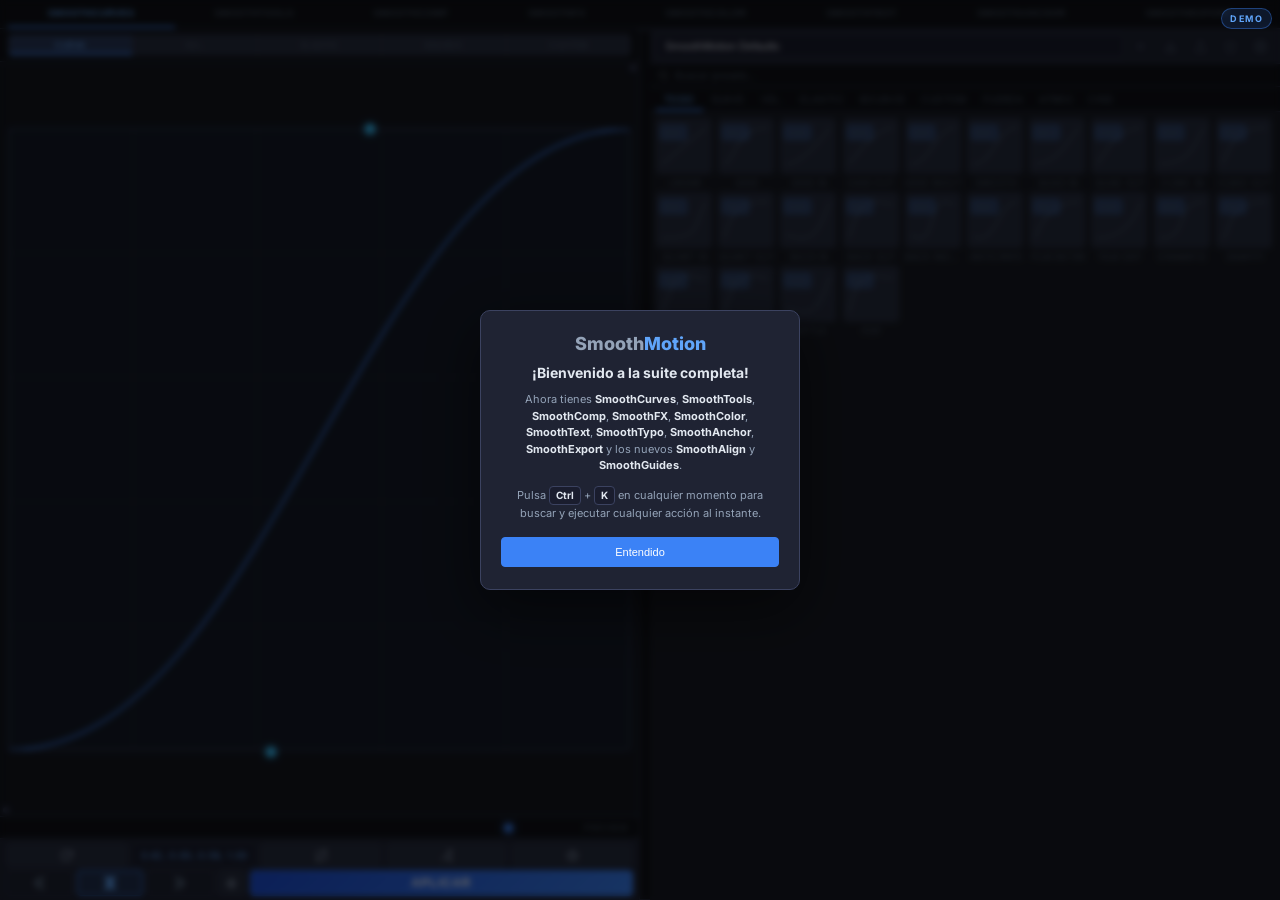
<file: client/index.html>
<!DOCTYPE html>
<html lang="es">
<head>
  <meta charset="utf-8" />
  <meta name="viewport" content="width=device-width, initial-scale=1" />
  <title>SmoothMotion</title>
  <link rel="stylesheet" href="css/variables.css" />
  <link rel="stylesheet" href="css/overlay.css" />
  <link rel="stylesheet" href="css/style.css" />
  <link rel="stylesheet" href="css/preset.css" />
  <link rel="stylesheet" href="css/tooltip.css" />
  <link rel="stylesheet" href="css/scripts.css" />
  <link rel="stylesheet" href="css/tools.css" />
  <link rel="stylesheet" href="css/comp.css" />
  <link rel="stylesheet" href="css/fx.css" />
  <link rel="stylesheet" href="css/extras.css" />
  <link rel="stylesheet" href="css/text.css" />
  <link rel="stylesheet" href="css/anchor.css" />
</head>
<body ondragover="return false" ondrop="return false">

  <div id="overlay">
    <div class="logo">Smooth<span>Motion</span></div>
    <div class="spinner"></div>
    <div class="version">v5.0.1</div>
  </div>

  <nav id="mbNav">
    <button type="button" class="mb-nav-btn active" data-module="flow" id="mb-nav-flow">SmoothCurves</button>
    <button type="button" class="mb-nav-btn" data-module="scripts" id="mb-nav-scripts">SmoothTools</button>
    <button type="button" class="mb-nav-btn" data-module="comp" id="mb-nav-comp">SmoothComp</button>
    <button type="button" class="mb-nav-btn" data-module="fx" id="mb-nav-fx">SmoothFX</button>
    <button type="button" class="mb-nav-btn" data-module="color" id="mb-nav-color">SmoothColor</button>
    <button type="button" class="mb-nav-btn" data-module="text" id="mb-nav-text">SmoothText</button>
    <button type="button" class="mb-nav-btn" data-module="anchor" id="mb-nav-anchor">SmoothAnchor</button>
    <button type="button" class="mb-nav-btn" data-module="export" id="mb-nav-export">SmoothExport</button>
  </nav>

  <div id="flowModule" class="mb-module active">
  <div id="container">
    <div id="graphPanel">
      <div id="graphModeBar">
        <div id="graphModeToggle">
          <input type="radio" id="graph-ease" name="graphMode" value="ease" checked />
          <label class="graph-mode-btn" for="graph-ease" id="lbl-graph-ease" data-tooltip="Curva Bezier">Ease</label>
          <input type="radio" id="graph-speed" name="graphMode" value="speed" />
          <label class="graph-mode-btn" for="graph-speed" id="lbl-graph-speed" data-tooltip="Gráfica de velocidad">Speed</label>
          <input type="radio" id="graph-elastic" name="graphMode" value="elastic" />
          <label class="graph-mode-btn" for="graph-elastic" id="lbl-graph-elastic" data-tooltip="Curva elástica">Elastic</label>
          <input type="radio" id="graph-bounce" name="graphMode" value="bounce" />
          <label class="graph-mode-btn" for="graph-bounce" id="lbl-graph-bounce" data-tooltip="Curva rebote">Bounce</label>
          <input type="radio" id="graph-custom" name="graphMode" value="custom" />
          <label class="graph-mode-btn" for="graph-custom" id="lbl-graph-custom" data-tooltip="Curva personalizada">Custom</label>
        </div>
        <div id="applyMethodToggle" class="hidden">
          <button type="button" class="am-btn active" id="am-expr" data-method="expr" data-tooltip="Aplicar como expresión (editable, ligera)">fx EXPR</button>
          <button type="button" class="am-btn" id="am-keys" data-method="keys" data-tooltip="Hornear como keyframes (estilo Kease, sin expresiones)">◆ KEYS</button>
        </div>
      </div>
      <div id="graphPanel-top">
        <div id="canvas-wrapper">
          <div id="CP1"></div>
          <div id="CP2"></div>
          <canvas id="canvasLast"></canvas>
          <canvas id="canvas"></canvas>
          <div id="coordsBadge">0.42, 0.00 · 0.58, 1.00</div>
          <div id="marqueeBox"></div>
          <div id="customHandles"></div>
        </div>
      </div>

      <div id="customSegmentsBar" class="hidden">
        <span id="lbl-custom-segments" title="Peso relativo de cada segmento — define cuándo se insertan los keys intermedios en AE">Peso seg.:</span>
        <div id="customSegmentsInputs"></div>
        <button type="button" class="ec-btn" id="btn-add-custom-point" data-tooltip="Añadir punto">+</button>
        <button type="button" class="ec-btn danger-text" id="btn-del-custom-point" data-tooltip="Eliminar punto(s) seleccionado(s)">−</button>
      </div>

      <div id="previewTrack">
        <div id="previewBall"></div>
        <span id="previewLabel">Preview</span>
      </div>

      <div id="controls">
        <div class="ctrl-row">
          <button class="ec-btn" id="btn-read" data-tooltip="Leer keyframes seleccionados">
            <svg width="13" height="13" viewBox="0 0 24 24" fill="none" stroke="currentColor" stroke-width="2" stroke-linecap="round" stroke-linejoin="round">
              <polyline points="23 4 23 10 17 10"/><path d="M20.49 15a9 9 0 1 1-2.12-9.36L23 10"/>
            </svg>
          </button>
          <div id="bezierValues" data-tooltip="Clic para editar valores manualmente">0.42, 0.00, 0.58, 1.00</div>
          <button class="ec-btn" id="btn-invert" data-tooltip="Invertir curva">
            <svg width="13" height="13" viewBox="0 0 24 24" fill="none" stroke="currentColor" stroke-width="2" stroke-linecap="round" stroke-linejoin="round">
              <polyline points="17 1 21 5 17 9"></polyline>
              <path d="M3 11V9a4 4 0 0 1 4-4h14"></path>
              <polyline points="7 23 3 19 7 15"></polyline>
              <path d="M21 13v2a4 4 0 0 1-4 4H3"></path>
            </svg>
          </button>
          <button class="ec-btn" id="btn-randomize" data-tooltip="Curva aleatoria">
            <svg width="13" height="13" viewBox="0 0 24 24" fill="none" stroke="currentColor" stroke-width="2" stroke-linecap="round" stroke-linejoin="round">
              <polyline points="16 3 21 3 21 8"/><line x1="4" y1="20" x2="21" y2="3"/>
              <polyline points="21 16 21 21 16 21"/><line x1="15" y1="15" x2="21" y2="21"/>
            </svg>
          </button>
          <button class="ec-btn" id="btn-save" data-tooltip="Guardar como preset">
            <svg width="13" height="13" viewBox="0 0 24 24" fill="none" stroke="currentColor" stroke-width="2" stroke-linecap="round" stroke-linejoin="round">
              <polygon points="12 2 15.09 8.26 22 9.27 17 14.14 18.18 21.02 12 17.77 5.82 21.02 7 14.14 2 9.27 8.91 8.26 12 2"/>
            </svg>
          </button>
        </div>

        <div class="ctrl-row" style="align-items:stretch;">
          <div class="ctrl-row" style="flex:1; gap:4px;">
            <input type="radio" id="dir-out" name="easeDir" value="out" />
            <label class="dir-label" for="dir-out" data-tooltip="Ease Out">
              <svg viewBox="0 0 25 25"><path d="M11.8317 23L23 23C23.5523 23 24 22.5523 24 22L24 21.4113C24 21.1478 23.896 20.895 23.7106 20.7077L17.6745 14.6106C16.5171 13.4416 16.5171 11.5584 17.6745 10.3894L23.7106 4.29227C23.896 4.10503 24 3.8522 24 3.58872L24 3C24 2.44772 23.5523 2 23 2L11.8317 2C11.5651 2 11.3095 2.10647 11.1217 2.29577L1.69853 11.7958C1.31183 12.1856 1.31183 12.8144 1.69853 13.2042L11.1217 22.7042C11.3095 22.8935 11.5651 23 11.8317 23Z"/></svg>
            </label>
            <input type="radio" id="dir-both" name="easeDir" value="both" checked />
            <label class="dir-label" for="dir-both" data-tooltip="Ease Both">
              <svg viewBox="0 0 25 25"><path d="M23 2H2C1.44772 2 1 2.44772 1 3V3.58579C1 3.851 1.10536 4.10536 1.29289 4.29289L5.5 8.5L7.24589 10.4328C8.2988 11.5984 8.27433 13.3789 7.18979 14.5151L1.27663 20.7102C1.09907 20.8962 1 21.1435 1 21.4006V22C1 22.5523 1.44772 23 2 23H23C23.5523 23 24 22.5523 24 22V21.4006C24 21.1435 23.9009 20.8962 23.7234 20.7102L17.8639 14.5714C16.7574 13.4121 16.7574 11.5879 17.8639 10.4286L23.7234 4.28981C23.9009 4.10379 24 3.85652 24 3.59936V3C24 2.44772 23.5523 2 23 2Z"/></svg>
            </label>
            <input type="radio" id="dir-in" name="easeDir" value="in" />
            <label class="dir-label" for="dir-in" data-tooltip="Ease In">
              <svg viewBox="0 0 25 25"><path d="M13.1683 2H2C1.44772 2 1 2.44772 1 3V3.58872C1 3.8522 1.10398 4.10503 1.28935 4.29227L7.32553 10.3894C8.48294 11.5584 8.48294 13.4416 7.32553 14.6106L1.28935 20.7077C1.10398 20.895 1 21.1478 1 21.4113V22C1 22.5523 1.44772 23 2 23H13.1683C13.4349 23 13.6905 22.8935 13.8783 22.7042L23.3015 13.2042C23.6882 12.8144 23.6882 12.1856 23.3015 11.7958L13.8783 2.29577C13.6905 2.10647 13.4349 2 13.1683 2Z"/></svg>
            </label>
          </div>
          <div style="display:flex; flex:2; gap:4px;">
            <input type="checkbox" id="chk-live-sync" />
            <label class="ec-btn" id="lbl-live-sync" for="chk-live-sync" data-tooltip="Live Sync (auto-aplicar)">
              <svg width="13" height="13" viewBox="0 0 24 24" fill="none" stroke="currentColor" stroke-width="2" stroke-linecap="round" stroke-linejoin="round">
                <polygon points="13 2 3 14 12 14 11 22 21 10 12 10 13 2"/>
              </svg>
            </label>
            <button id="btn-apply" style="flex:1;" data-tooltip="Aplicar a keyframes seleccionados">Apply</button>
          </div>
        </div>
      </div>
    </div>

    <div id="divider" data-tooltip="Arrastra para redimensionar">· · ·</div>

    <div id="libraryPanel">
      <div id="libraryBar">
        <select id="ddLibraries"></select>
        <button class="lib-btn" id="btn-new-lib" data-tooltip="Nueva biblioteca">
          <svg width="13" height="13" viewBox="0 0 24 24" fill="none" stroke="currentColor" stroke-width="2"><line x1="12" y1="5" x2="12" y2="19"/><line x1="5" y1="12" x2="19" y2="12"/></svg>
        </button>
        <button class="lib-btn" id="btn-import-lib" data-tooltip="Importar biblioteca (.json / .flow)">
          <svg width="13" height="13" viewBox="0 0 24 24" fill="none" stroke="currentColor" stroke-width="2"><path d="M21 15v4a2 2 0 0 1-2 2H5a2 2 0 0 1-2-2v-4"/><polyline points="7 10 12 15 17 10"/><line x1="12" y1="15" x2="12" y2="3"/></svg>
        </button>
        <button class="lib-btn" id="btn-export-lib" data-tooltip="Exportar biblioteca">
          <svg width="13" height="13" viewBox="0 0 24 24" fill="none" stroke="currentColor" stroke-width="2"><path d="M21 15v4a2 2 0 0 1-2 2H5a2 2 0 0 1-2-2v-4"/><polyline points="17 8 12 3 7 8"/><line x1="12" y1="3" x2="12" y2="15"/></svg>
        </button>
        <button class="lib-btn danger" id="btn-delete-lib" data-tooltip="Eliminar biblioteca">
          <svg width="13" height="13" viewBox="0 0 24 24" fill="none" stroke="currentColor" stroke-width="2"><polyline points="3 6 5 6 21 6"/><path d="M19 6l-1 14a2 2 0 0 1-2 2H8a2 2 0 0 1-2-2L5 6"/></svg>
        </button>
        <button class="lib-btn" id="btn-settings" data-tooltip="Ajustes" style="margin-left:auto;">
          <svg width="13" height="13" viewBox="0 0 24 24" fill="none" stroke="currentColor" stroke-width="2"><circle cx="12" cy="12" r="3"/><path d="M19.4 15a1.65 1.65 0 0 0 .33 1.82l.06.06a2 2 0 0 1-2.83 2.83l-.06-.06a1.65 1.65 0 0 0-1.82-.33 1.65 1.65 0 0 0-1 1.51V21a2 2 0 0 1-4 0v-.09A1.65 1.65 0 0 0 9 19.4a1.65 1.65 0 0 0-1.82.33l-.06.06a2 2 0 0 1-2.83-2.83l.06-.06A1.65 1.65 0 0 0 4.68 15a1.65 1.65 0 0 0-1.51-1H3a2 2 0 0 1 0-4h.09A1.65 1.65 0 0 0 4.6 9a1.65 1.65 0 0 0-.33-1.82l-.06-.06a2 2 0 0 1 2.83-2.83l.06.06A1.65 1.65 0 0 0 9 4.68a1.65 1.65 0 0 0 1-1.51V3a2 2 0 0 1 4 0v.09a1.65 1.65 0 0 0 1 1.51 1.65 1.65 0 0 0 1.82-.33l.06-.06a2 2 0 0 1 2.83 2.83l-.06.06A1.65 1.65 0 0 0 19.4 9a1.65 1.65 0 0 0 1.51 1H21a2 2 0 0 1 0 4h-.09a1.65 1.65 0 0 0-1.51 1z"/></svg>
        </button>
      </div>

      <div id="searchBar">
        <svg width="11" height="11" viewBox="0 0 24 24" fill="none" stroke="currentColor" stroke-width="2.5" style="flex-shrink:0;opacity:0.45;"><circle cx="11" cy="11" r="8"/><line x1="21" y1="21" x2="16.65" y2="16.65"/></svg>
        <input type="text" id="search-presets" placeholder="Buscar presets…" autocomplete="off" />
      </div>

      <div id="recent-row" style="display:none;"></div>

      <div id="categoryTabs">
        <div class="cat-tab active" data-cat="all">Todo</div>
        <div class="cat-tab" data-cat="ease">Suave</div>
        <div class="cat-tab" data-cat="speed">Vel.</div>
        <div class="cat-tab" data-cat="elastic">Elastic</div>
        <div class="cat-tab" data-cat="bounce">Bounce</div>
        <div class="cat-tab" data-cat="custom">Custom</div>
        <div class="cat-tab" data-cat="power">Fuerza</div>
        <div class="cat-tab" data-cat="back">Atrás</div>
        <div class="cat-tab" data-cat="cinematic">Cine</div>
      </div>

      <div id="library">
        <div id="presetsGrid"></div>
      </div>
    </div>
  </div>
  </div>

  <div id="scriptsModule" class="mb-module">
    <nav class="tools-subnav">
      <button type="button" class="tools-subnav-btn active" data-tools-page="scripts" id="tools-tab-scripts" title="Mis Scripts">
        <svg class="tools-subnav-ico" viewBox="0 0 24 24" fill="none" stroke="currentColor" stroke-width="2"><rect x="3" y="3" width="7" height="7"/><rect x="14" y="3" width="7" height="7"/><rect x="3" y="14" width="7" height="7"/><rect x="14" y="14" width="7" height="7"/></svg>
        <span class="tools-subnav-txt">Mis Scripts</span>
      </button>
      <button type="button" class="tools-subnav-btn" data-tools-page="quick" id="tools-tab-quick" title="Herramientas">
        <svg class="tools-subnav-ico" viewBox="0 0 24 24" fill="none" stroke="currentColor" stroke-width="2"><path d="M14.7 6.3a1 1 0 0 0 0 1.4l1.6 1.6a1 1 0 0 0 1.4 0l3.77-3.77a6 6 0 0 1-7.94 7.94l-6.91 6.91a2.12 2.12 0 0 1-3-3l6.91-6.91a6 6 0 0 1 7.94-7.94l-3.76 3.76z"/></svg>
        <span class="tools-subnav-txt">Herramientas</span>
      </button>
    </nav>

    <div class="tools-page active" id="tools-page-scripts">
    <div class="scr-panel">
      <div class="scr-search-area">
        <div class="scr-search-box">
          <svg width="14" height="14" viewBox="0 0 24 24" fill="none" stroke="currentColor" stroke-width="2" style="opacity:0.45;margin-right:6px;flex-shrink:0;"><circle cx="11" cy="11" r="8"/><line x1="21" y1="21" x2="16.65" y2="16.65"/></svg>
          <input type="text" class="scr-search-input" placeholder="Buscar script..." id="scr-searchInput" data-scr-i18n-placeholder="search_placeholder" autocomplete="off" />
        </div>
        <div class="scr-action-icon" id="scr-btnAddScript" title="Añadir Script">
          <svg width="14" height="14" viewBox="0 0 24 24" fill="none" stroke="currentColor" stroke-width="2"><line x1="12" y1="5" x2="12" y2="19"/><line x1="5" y1="12" x2="19" y2="12"/></svg>
        </div>
        <div class="scr-action-icon" id="scr-btnExport" title="Exportar Backup">
          <svg width="14" height="14" viewBox="0 0 24 24" fill="none" stroke="currentColor" stroke-width="2"><path d="M21 15v4a2 2 0 0 1-2 2H5a2 2 0 0 1-2-2v-4"/><polyline points="7 10 12 15 17 10"/><line x1="12" y1="15" x2="12" y2="3"/></svg>
        </div>
        <div class="scr-action-icon" id="scr-btnImport" title="Importar Backup">
          <svg width="14" height="14" viewBox="0 0 24 24" fill="none" stroke="currentColor" stroke-width="2"><path d="M21 15v4a2 2 0 0 1-2 2H5a2 2 0 0 1-2-2v-4"/><polyline points="17 8 12 3 7 8"/><line x1="12" y1="3" x2="12" y2="15"/></svg>
        </div>
        <input type="file" id="scr-importBackupFile" accept=".json" style="display:none" />
        <div class="scr-action-icon" id="scr-btnScriptSettings" title="Ajustes">
          <svg width="14" height="14" viewBox="0 0 24 24" fill="none" stroke="currentColor" stroke-width="2"><circle cx="12" cy="12" r="3"/><path d="M19.4 15a1.65 1.65 0 0 0 .33 1.82l.06.06a2 2 0 0 1-2.83 2.83l-.06-.06a1.65 1.65 0 0 0-1.82-.33 1.65 1.65 0 0 0-1 1.51V21a2 2 0 0 1-4 0v-.09A1.65 1.65 0 0 0 9 19.4a1.65 1.65 0 0 0-1.82.33l-.06.06a2 2 0 0 1-2.83-2.83l.06-.06A1.65 1.65 0 0 0 4.68 15a1.65 1.65 0 0 0-1.51-1H3a2 2 0 0 1 0-4h.09A1.65 1.65 0 0 0 4.6 9a1.65 1.65 0 0 0-.33-1.82l-.06-.06a2 2 0 0 1 2.83-2.83l.06.06A1.65 1.65 0 0 0 9 4.68a1.65 1.65 0 0 0 1-1.51V3a2 2 0 0 1 4 0v.09a1.65 1.65 0 0 0 1 1.51 1.65 1.65 0 0 0 1.82-.33l.06-.06a2 2 0 0 1 2.83 2.83l-.06.06A1.65 1.65 0 0 0 19.4 9a1.65 1.65 0 0 0 1.51 1H21a2 2 0 0 1 0 4h-.09a1.65 1.65 0 0 0-1.51 1z"/></svg>
        </div>
        <div class="scr-rail-filter" id="scr-railFilter" title="Categoría (clic para cambiar)">•</div>
        <div class="scr-view-toggle">
          <div class="scr-view-btn active" id="scr-btnGrid" title="Cuadrícula"><svg width="12" height="12" viewBox="0 0 24 24" fill="none" stroke="currentColor" stroke-width="2"><rect x="3" y="3" width="7" height="7"/><rect x="14" y="3" width="7" height="7"/><rect x="14" y="14" width="7" height="7"/><rect x="3" y="14" width="7" height="7"/></svg></div>
          <div class="scr-view-btn" id="scr-btnList" title="Lista"><svg width="12" height="12" viewBox="0 0 24 24" fill="none" stroke="currentColor" stroke-width="2"><line x1="8" y1="6" x2="21" y2="6"/><line x1="8" y1="12" x2="21" y2="12"/><line x1="8" y1="18" x2="21" y2="18"/><line x1="3" y1="6" x2="3.01" y2="6"/><line x1="3" y1="12" x2="3.01" y2="12"/><line x1="3" y1="18" x2="3.01" y2="18"/></svg></div>
        </div>
      </div>
      <div class="scr-tabs">
        <div class="scr-tab active" data-filter="all" data-scr-i18n="tab_all">TODO</div>
        <div class="scr-tab" data-filter="favorites" data-scr-i18n="tab_favorites">FAVORITOS</div>
        <div class="scr-tab" data-filter="animation" data-scr-i18n="tab_animation">ANIMACIÓN</div>
        <div class="scr-tab" data-filter="cameras" data-scr-i18n="tab_cameras">CÁMARAS</div>
        <div class="scr-tab" data-filter="layers" data-scr-i18n="tab_layers">CAPAS</div>
        <div class="scr-tab" data-filter="utilities" data-scr-i18n="tab_utilities">UTILIDADES</div>
      </div>
      <div class="scr-content">
        <div id="scr-gridView"></div>
        <div id="scr-listView"></div>
      </div>
      <div class="scr-footer">
        <div class="scr-footer-left">
          <div class="scr-btn-icon" id="scr-btnFavFilter" title="Favoritos"><svg width="14" height="14" viewBox="0 0 24 24" fill="none" stroke="currentColor" stroke-width="2"><polygon points="12 2 15.09 8.26 22 9.27 17 14.14 18.18 21.02 12 17.77 5.82 21.02 7 14.14 2 9.27 8.91 8.26 12 2"/></svg></div>
          <div class="scr-btn-icon" id="scr-btnEditCode" title="Editar" style="display:none;"><svg width="14" height="14" viewBox="0 0 24 24" fill="none" stroke="currentColor" stroke-width="2"><path d="M12 20h9"/><path d="M16.5 3.5a2.121 2.121 0 0 1 3 3L7 19l-4 1 1-4L16.5 3.5z"/></svg></div>
          <div class="scr-btn-icon" id="scr-btnDeleteScript" title="Eliminar" style="display:none;"><svg width="14" height="14" viewBox="0 0 24 24" fill="none" stroke="#f24c4c" stroke-width="2"><polyline points="3 6 5 6 21 6"/><path d="M19 6v14a2 2 0 0 1-2 2H7a2 2 0 0 1-2-2V6m3 0V4a2 2 0 0 1 2-2h4a2 2 0 0 1 2 2v2"/></svg></div>
        </div>
        <div class="scr-pagination">
          <div class="scr-page-arrow" id="scr-prevPage"><svg width="14" height="14" viewBox="0 0 24 24" fill="none" stroke="currentColor" stroke-width="2"><polyline points="15 18 9 12 15 6"/></svg></div>
          <span id="scr-pageIndicator">1 DE 1</span>
          <div class="scr-page-arrow" id="scr-nextPage"><svg width="14" height="14" viewBox="0 0 24 24" fill="none" stroke="currentColor" stroke-width="2"><polyline points="9 18 15 12 9 6"/></svg></div>
        </div>
        <div class="scr-footer-right">
          <div class="scr-auto-apply" id="scr-autoApplyToggle">
            <svg width="14" height="14" viewBox="0 0 24 24" fill="none" stroke="currentColor" stroke-width="2"><polygon points="13 2 3 14 12 14 11 22 21 10 12 10 13 2"/></svg>
            <span data-scr-i18n="auto_apply">AutoAplicar</span>
          </div>
          <button type="button" class="scr-btn-execute" id="scr-btnExecute" title="Ejecutar script seleccionado">
            <svg class="scr-exec-ico" viewBox="0 0 24 24" fill="none" stroke="currentColor" stroke-width="2"><polygon points="13 2 3 14 12 14 11 22 21 10 12 10 13 2"/></svg>
            <span class="scr-exec-txt" data-scr-i18n="btn_execute_selected">EJECUTAR</span>
          </button>
        </div>
      </div>
    </div>
    </div>

    <div class="tools-page" id="tools-page-quick">
      <div class="tools-quick-rail" id="tools-quick-rail" aria-label="Herramientas rápidas">
        <button type="button" class="tools-rail-btn" id="tk-rail-copy" title="Copiar frame"><svg viewBox="0 0 24 24" fill="none" stroke="currentColor" stroke-width="2"><rect x="3" y="3" width="18" height="18" rx="2"/><circle cx="8.5" cy="8.5" r="1.5"/><path d="M21 15l-5-5L5 21"/></svg></button>
        <button type="button" class="tools-rail-btn" id="tk-rail-paste" title="Pegar imagen"><svg viewBox="0 0 24 24" fill="none" stroke="currentColor" stroke-width="2"><path d="M16 4h2a2 2 0 0 1 2 2v14a2 2 0 0 1-2 2H6a2 2 0 0 1-2-2V6a2 2 0 0 1 2-2h2"/><rect x="8" y="2" width="8" height="4" rx="1"/></svg></button>
        <button type="button" class="tools-rail-btn" id="tk-rail-expr-off" title="Quitar expresiones desactivadas"><svg viewBox="0 0 24 24" fill="none" stroke="currentColor" stroke-width="2"><path d="M18 6L6 18M8 8l8 8"/><path d="M4 7h5M15 17h5M7 4v5M17 15v5"/></svg></button>
        <button type="button" class="tools-rail-btn" id="tk-rail-expr-err" title="Quitar expresiones con error"><svg viewBox="0 0 24 24" fill="none" stroke="currentColor" stroke-width="2"><path d="M10.29 3.86L1.82 18a2 2 0 0 0 1.71 3h16.94a2 2 0 0 0 1.71-3L13.71 3.86a2 2 0 0 0-3.42 0z"/><line x1="12" y1="9" x2="12" y2="13"/><line x1="12" y1="17" x2="12.01" y2="17"/></svg></button>
        <button type="button" class="tools-rail-btn" id="tk-rail-keys-align" title="Alinear keys a In/Out"><svg viewBox="0 0 24 24" fill="none" stroke="currentColor" stroke-width="2"><path d="M4 6h16M7 10v8M12 8v10M17 10v8"/></svg></button>
        <button type="button" class="tools-rail-btn" id="tk-rail-keys-dist" title="Distribuir keys"><svg viewBox="0 0 24 24" fill="none" stroke="currentColor" stroke-width="2"><path d="M4 12h16M7 7v10M12 5v14M17 7v10"/></svg></button>
        <button type="button" class="tools-rail-btn" id="tk-rail-precomp" title="Precomponer"><svg viewBox="0 0 24 24" fill="none" stroke="currentColor" stroke-width="2"><rect x="2" y="7" width="20" height="14" rx="2"/><path d="M16 3H8a2 2 0 0 0-2 2v2h12V5a2 2 0 0 0-2-2z"/></svg></button>
      </div>
      <div class="tools-quick-scroll">

        <div class="tk-card">
          <h4 class="tk-card-title">Copiar y pegar imagen</h4>
          <p class="tk-desc">Copia el frame actual al portapapeles del sistema o pega una imagen del portapapeles como capa.</p>
          <div class="tk-btn-row">
            <button type="button" class="tk-btn" id="tk-copy-frame" title="Captura el frame actual de la composición y lo copia al portapapeles del sistema operativo.">Copiar frame</button>
            <button type="button" class="tk-btn" id="tk-paste-image" title="Pega la imagen del portapapeles del sistema como una nueva capa en la composición activa.">Pegar imagen</button>
          </div>
        </div>

        <div class="tk-card">
          <h4 class="tk-card-title">Renombrar capas en lote</h4>
          <p class="tk-desc">Aplica a las capas seleccionadas.</p>
          <div class="tk-grid">
            <div class="tk-field">
              <label class="tk-label">Buscar</label>
              <input type="text" class="tk-input" id="tk-rn-find" placeholder="texto a buscar" />
            </div>
            <div class="tk-field">
              <label class="tk-label">Reemplazar</label>
              <input type="text" class="tk-input" id="tk-rn-replace" placeholder="nuevo texto" />
            </div>
            <div class="tk-field">
              <label class="tk-label">Prefijo</label>
              <input type="text" class="tk-input" id="tk-rn-prefix" placeholder="ej. BG_" />
            </div>
            <div class="tk-field">
              <label class="tk-label">Sufijo</label>
              <input type="text" class="tk-input" id="tk-rn-suffix" placeholder="ej. _v2" />
            </div>
          </div>
          <label class="tk-check-row">
            <input type="checkbox" id="tk-rn-number" />
            <span>Numerar (01, 02, 03...)</span>
          </label>
          <button type="button" class="tk-btn tk-btn-primary" id="tk-rn-apply" title="Renombra todas las capas seleccionadas aplicando buscar/reemplazar, prefijo, sufijo y numeración.">Renombrar selección</button>
        </div>

        <div class="tk-card">
          <h4 class="tk-card-title">Limpiar expresiones</h4>
          <p class="tk-desc">Elimina expresiones desactivadas o con error en la selección.</p>
          <div class="tk-btn-row">
            <button type="button" class="tk-btn" id="tk-expr-disabled" title="Quita solo las expresiones que están desactivadas (toggle apagado) en las capas seleccionadas.">Quitar desactivadas</button>
            <button type="button" class="tk-btn" id="tk-expr-errored" title="Quita las expresiones que tienen errores en las capas seleccionadas.">Quitar con error</button>
          </div>
          <button type="button" class="tk-btn" id="tk-expr-all" style="margin-top:6px;width:100%;" title="Quita TODAS las expresiones de las capas seleccionadas.">Quitar todas las expresiones</button>
        </div>

        <div class="tk-card">
          <h4 class="tk-card-title">Keyframes</h4>
          <p class="tk-desc">Sobre las propiedades con keys seleccionadas.</p>
          <div class="tk-btn-row">
            <button type="button" class="tk-btn" id="tk-keys-align" title="Estira los keyframes seleccionados para que el primero quede en la entrada y el último en la salida de la capa.">Alinear a In/Out</button>
            <button type="button" class="tk-btn" id="tk-keys-distribute" title="Reparte los keyframes seleccionados con el mismo espacio de tiempo entre ellos.">Distribuir uniforme</button>
          </div>
        </div>

        <div class="tk-card">
          <h4 class="tk-card-title">Precomponer inteligente</h4>
          <p class="tk-desc">Precompone la selección conservando la duración y los atributos.</p>
          <div class="tk-field">
            <label class="tk-label">Nombre</label>
            <input type="text" class="tk-input" id="tk-precomp-name" placeholder="Pre-comp 1" />
          </div>
          <button type="button" class="tk-btn tk-btn-primary" id="tk-precomp-apply" title="Precompone las capas seleccionadas en una nueva composición conservando duración y atributos.">Precomponer selección</button>
        </div>

      </div>
    </div>
  </div>

  <!-- ── SmoothComp ───────────────────────────────────────────────────────── -->
  <div id="compModule" class="mb-module">
    <div class="cmp-panel">
      <div class="cmp-toolbar">
        <div class="cmp-search-box">
          <svg width="13" height="13" viewBox="0 0 24 24" fill="none" stroke="currentColor" stroke-width="2" style="opacity:0.45;flex-shrink:0;"><circle cx="11" cy="11" r="8"/><line x1="21" y1="21" x2="16.65" y2="16.65"/></svg>
          <input type="text" id="cmp-search" class="cmp-search" placeholder="Filtrar capas..." autocomplete="off" />
        </div>
        <button type="button" class="cmp-icon-btn" id="cmp-refresh" title="Recarga la lista de capas de la composición activa.">
          <svg width="14" height="14" viewBox="0 0 24 24" fill="none" stroke="currentColor" stroke-width="2"><polyline points="23 4 23 10 17 10"/><path d="M20.49 15a9 9 0 1 1-2.12-9.36L23 10"/></svg>
        </button>
      </div>

      <div class="cmp-filters" id="cmp-filters">
        <button type="button" class="cmp-chip active" data-cmp-filter="all">Todo</button>
        <button type="button" class="cmp-chip" data-cmp-filter="null">Nulls</button>
        <button type="button" class="cmp-chip" data-cmp-filter="solid">Solids</button>
        <button type="button" class="cmp-chip" data-cmp-filter="text">Texto</button>
        <button type="button" class="cmp-chip" data-cmp-filter="shape">Shapes</button>
        <button type="button" class="cmp-chip" data-cmp-filter="camera">Cámaras</button>
        <button type="button" class="cmp-chip" data-cmp-filter="light">Luces</button>
        <button type="button" class="cmp-chip" data-cmp-filter="footage">Footage</button>
        <button type="button" class="cmp-chip" data-cmp-filter="keys">Con keys</button>
        <button type="button" class="cmp-chip" data-cmp-filter="expr">Con expr.</button>
      </div>

      <div class="cmp-list" id="cmp-list">
        <div class="cmp-empty" id="cmp-empty">Abre una composición y pulsa refrescar.</div>
      </div>

      <div class="cmp-actions">
        <button type="button" class="tk-btn" id="cmp-autolabel" title="Asigna automáticamente un color de etiqueta a cada capa según su tipo (nulo, sólido, texto, shape, etc.).">Colorear por tipo</button>
        <button type="button" class="tk-btn" id="cmp-snapshot" title="Crea una copia de seguridad de la composición activa en la carpeta 'SmoothComp Snapshots'.">Snapshot del comp</button>
      </div>
    </div>
  </div>

  <!-- ── SmoothFX ─────────────────────────────────────────────────────────── -->
  <div id="fxModule" class="mb-module">
    <div class="mod-scroll">

      <div class="tk-card">
        <h4 class="tk-card-title">Camera Shake</h4>
          <p class="tk-desc">Crea un nulo 2D en el centro con shake y enlaza las capas seleccionadas.</p>
        <div class="tk-grid">
          <div class="tk-field">
            <label class="tk-label">Intensidad</label>
            <input type="number" class="tk-input" id="fx-shake-amount" value="20" min="0" />
          </div>
          <div class="tk-field">
            <label class="tk-label">Frecuencia</label>
            <input type="number" class="tk-input" id="fx-shake-freq" value="3" min="0" step="0.1" />
          </div>
        </div>
        <button type="button" class="tk-btn tk-btn-primary" id="fx-shake-apply" title="Selecciona capas en el timeline, ajusta intensidad/frecuencia y pulsa. Crea un nulo FX Shake, aplica wiggle al nulo y parenta las capas seleccionadas conservando su posición.">Crear Camera Shake</button>
      </div>

      <div class="tk-card">
        <h4 class="tk-card-title">Wiggle</h4>
        <p class="tk-desc">Aplica wiggle a la propiedad seleccionada.</p>
        <div class="tk-grid">
          <div class="tk-field">
            <label class="tk-label">Cantidad</label>
            <input type="number" class="tk-input" id="fx-wiggle-amount" value="30" min="0" />
          </div>
          <div class="tk-field">
            <label class="tk-label">Frecuencia</label>
            <input type="number" class="tk-input" id="fx-wiggle-freq" value="2" min="0" step="0.1" />
          </div>
        </div>
        <button type="button" class="tk-btn tk-btn-primary" id="fx-wiggle-apply" title="Aplica una expresión wiggle (vibración aleatoria) a la propiedad seleccionada en el timeline.">Aplicar Wiggle</button>
      </div>

      <div class="tk-card">
        <h4 class="tk-card-title">Loop</h4>
        <p class="tk-desc">Cicla los keyframes de la propiedad seleccionada.</p>
        <div class="tk-btn-row">
          <button type="button" class="tk-btn" id="fx-loop-cycle" title="Repite la animación en bucle desde el inicio (loopOut cycle).">Cycle</button>
          <button type="button" class="tk-btn" id="fx-loop-pingpong" title="Repite la animación hacia adelante y hacia atrás (loopOut pingpong).">Ping-pong</button>
          <button type="button" class="tk-btn" id="fx-loop-continue" title="Continúa el movimiento manteniendo la velocidad del último keyframe (loopOut continue).">Continue</button>
        </div>
      </div>

      <div class="tk-card">
        <h4 class="tk-card-title">Fundido (Fade)</h4>
        <p class="tk-desc">Keyframes de opacidad en la entrada/salida de la capa.</p>
        <div class="tk-grid">
          <div class="tk-field">
            <label class="tk-label">Entrada (frames)</label>
            <input type="number" class="tk-input" id="fx-fade-in" value="12" min="0" />
          </div>
          <div class="tk-field">
            <label class="tk-label">Salida (frames)</label>
            <input type="number" class="tk-input" id="fx-fade-out" value="12" min="0" />
          </div>
        </div>
        <button type="button" class="tk-btn tk-btn-primary" id="fx-fade-apply" title="Crea keyframes de opacidad para un fundido de entrada y de salida en las capas seleccionadas.">Aplicar Fade</button>
      </div>

    </div>
  </div>

  <!-- ── SmoothColor ──────────────────────────────────────────────────────── -->
  <div id="colorModule" class="mb-module">
    <div class="mod-scroll">

      <div class="tk-card">
        <h4 class="tk-card-title">Color</h4>
        <p class="tk-desc">Elige un color y aplícalo.</p>
        <div class="col-picker-row">
          <input type="color" id="col-picker" value="#3b82f6" class="col-picker" title="Selector de color." />
          <input type="text" id="col-hex" class="tk-input" value="#3b82f6" maxlength="7" style="flex:1;" title="Código hexadecimal del color (#RRGGBB)." />
        </div>
        <div class="col-palette-head">
          <span class="tk-label" style="margin:0;">Mis colores</span>
          <button type="button" class="col-add-btn" id="col-add" title="Guarda el color actual en tu paleta personal.">+ Añadir</button>
        </div>
        <div class="col-swatches" id="col-swatches"></div>
        <p class="col-palette-hint" id="col-palette-hint">Elige un color arriba y pulsa + Añadir para guardarlo aquí.</p>
      </div>

      <div class="tk-card">
        <h4 class="tk-card-title">Acciones</h4>
        <button type="button" class="tk-btn tk-btn-primary" id="col-solid" title="Crea una capa de sólido del color elegido, del tamaño de la composición.">Crear sólido con el color</button>
        <button type="button" class="tk-btn" id="col-fill" style="width:100%;margin-top:6px;" title="Añade el efecto Fill con el color elegido a las capas seleccionadas.">Rellenar selección (Fill)</button>
        <button type="button" class="tk-btn" id="col-control" style="width:100%;margin-top:6px;" title="Crea un nulo con un efecto Color Control para enlazar este color por expresiones.">Crear control de color</button>
      </div>

    </div>
  </div>

  <!-- ── SmoothText (Preset Studio motor) ─────────────────────────────────── -->
  <div id="textModule" class="mb-module">
    <div class="txt-toolbar">
      <input type="text" class="txt-search" id="txt-search" placeholder="Buscar presets…" autocomplete="off" spellcheck="false" />
      <button type="button" class="txt-quick-btn hidden" id="txt-search-clear" title="Limpiar búsqueda">✕</button>
      <button type="button" class="txt-quick-btn" id="txt-view-fav" title="Favoritos">★</button>
      <button type="button" class="txt-quick-btn txt-import-btn" id="txt-import-btn" title="Importar pack de presets">＋</button>
    </div>
    <div class="txt-content" id="txt-content"></div>
    <div class="txt-footer" id="txt-footer">
      <span id="txt-footer-text" class="txt-footer-text"><span class="txt-footer-muted">Iniciando…</span></span>
    </div>
  </div>

  <!-- ── SmoothAnchor ─────────────────────────────────────────────────────── -->
  <div id="anchorModule" class="mb-module">
    <div class="sa-wrap">
      <div class="sa-header">
        <div class="sa-brand">Smooth<span>Anchor</span></div>
        <span class="sa-badge">Smart v1.3</span>
      </div>
      <p class="sa-desc">Punto de ancla segun mascara o contenido. La capa no se mueve en pantalla.</p>
      <div class="sa-grid" role="group" aria-label="Posicion del punto de ancla">
        <button type="button" class="sa-btn" data-pos="TL" title="Arriba izquierda"><svg viewBox="0 0 24 24" fill="none" stroke="currentColor" stroke-width="2"><path d="M19 19L5 5M5 5v8M5 5h8" stroke-linecap="round" stroke-linejoin="round"/></svg></button>
        <button type="button" class="sa-btn" data-pos="TC" title="Arriba centro"><svg viewBox="0 0 24 24" fill="none" stroke="currentColor" stroke-width="2"><path d="M12 19V5M8 9l4-4 4 4" stroke-linecap="round" stroke-linejoin="round"/></svg></button>
        <button type="button" class="sa-btn" data-pos="TR" title="Arriba derecha"><svg viewBox="0 0 24 24" fill="none" stroke="currentColor" stroke-width="2"><path d="M5 19L19 5M19 5v8M19 5h-8" stroke-linecap="round" stroke-linejoin="round"/></svg></button>
        <button type="button" class="sa-btn" data-pos="ML" title="Centro izquierda"><svg viewBox="0 0 24 24" fill="none" stroke="currentColor" stroke-width="2"><path d="M19 12H5M9 8l-4 4 4 4" stroke-linecap="round" stroke-linejoin="round"/></svg></button>
        <button type="button" class="sa-btn sa-btn-center" id="sa-anchor-c" data-pos="MC" title="Centro"><svg viewBox="0 0 24 24" fill="none" stroke="currentColor" stroke-width="2"><circle cx="12" cy="12" r="2.5"/><path d="M12 4v3M12 17v3M4 12h3M17 12h3" stroke-linecap="round"/></svg></button>
        <button type="button" class="sa-btn" data-pos="MR" title="Centro derecha"><svg viewBox="0 0 24 24" fill="none" stroke="currentColor" stroke-width="2"><path d="M5 12h14M15 8l4 4-4 4" stroke-linecap="round" stroke-linejoin="round"/></svg></button>
        <button type="button" class="sa-btn" data-pos="BL" title="Abajo izquierda"><svg viewBox="0 0 24 24" fill="none" stroke="currentColor" stroke-width="2"><path d="M19 5L5 19M5 19v-8M5 19h8" stroke-linecap="round" stroke-linejoin="round"/></svg></button>
        <button type="button" class="sa-btn" data-pos="BC" title="Abajo centro"><svg viewBox="0 0 24 24" fill="none" stroke="currentColor" stroke-width="2"><path d="M12 5v14M8 15l4 4 4-4" stroke-linecap="round" stroke-linejoin="round"/></svg></button>
        <button type="button" class="sa-btn" data-pos="BR" title="Abajo derecha"><svg viewBox="0 0 24 24" fill="none" stroke="currentColor" stroke-width="2"><path d="M5 5l14 14M19 19v-8M19 19h-8" stroke-linecap="round" stroke-linejoin="round"/></svg></button>
      </div>
      <div class="sa-options">
        <label class="sa-opt"><input type="checkbox" id="sa-move-pos" checked> Mover posicion con ancla</label>
        <label class="sa-opt sa-opt-dim"><input type="checkbox" id="sa-debug"> Debug bounds</label>
      </div>
      <button type="button" class="sa-raw" id="sa-center-raw">Centro raw (sin mover posicion)</button>
    </div>
  </div>

  <!-- ── SmoothExport ─────────────────────────────────────────────────────── -->
  <div id="exportModule" class="mb-module">
    <div class="mod-scroll">

      <div class="tk-card">
        <h4 class="tk-card-title">Cola de render</h4>
        <p class="tk-desc">Añade la composición activa a la cola de render de AE.</p>
        <button type="button" class="tk-btn tk-btn-primary" id="exp-add" title="Añade la composición activa a la cola de render de After Effects con los ajustes por defecto.">Añadir comp a la cola</button>
      </div>

      <div class="tk-card">
        <h4 class="tk-card-title">Con plantilla</h4>
        <p class="tk-desc">Añade con plantilla y guarda junto al proyecto.</p>
        <div class="tk-field" style="margin-bottom:8px;">
          <label class="tk-label">Ajustes de render</label>
          <select id="exp-rs" class="tk-input"></select>
        </div>
        <div class="tk-field" style="margin-bottom:8px;">
          <label class="tk-label">Módulo de salida</label>
          <select id="exp-om" class="tk-input"></select>
        </div>
        <div class="tk-btn-row">
          <button type="button" class="tk-btn" id="exp-refresh-tpl" title="Carga las plantillas de ajustes de render y módulos de salida disponibles en tu After Effects.">Cargar plantillas</button>
          <button type="button" class="tk-btn tk-btn-primary" id="exp-add-tpl" style="width:auto;margin-top:0;" title="Añade la comp a la cola aplicando las plantillas elegidas y guarda junto al proyecto.">Añadir</button>
        </div>
      </div>

      <div class="tk-card">
        <h4 class="tk-card-title">Limpiar proyecto</h4>
        <p class="tk-desc">Optimiza el proyecto eliminando lo que no se usa.</p>
        <div class="tk-btn-row">
          <button type="button" class="tk-btn" id="exp-clean-unused" title="Elimina del proyecto el footage que no se usa en ninguna composición.">Quitar sin uso</button>
          <button type="button" class="tk-btn" id="exp-clean-consolidate" title="Combina elementos de footage duplicados en uno solo.">Consolidar</button>
        </div>
      </div>

    </div>
  </div>

  <div id="modal-overlay">
    <div id="modal">
      <h3>Editar valores Bezier</h3>
      <div class="modal-field"><label>X1</label><input id="inp-x1" type="number" min="-2" max="2" step="0.01" value="0.42" /></div>
      <div class="modal-field"><label>Y1</label><input id="inp-y1" type="number" min="-2" max="2" step="0.01" value="0" /></div>
      <div class="modal-field"><label>X2</label><input id="inp-x2" type="number" min="-2" max="2" step="0.01" value="0.58" /></div>
      <div class="modal-field"><label>Y2</label><input id="inp-y2" type="number" min="-2" max="2" step="0.01" value="1" /></div>
      <div class="modal-actions">
        <div class="modal-btn secondary" id="modal-cancel">Cancelar</div>
        <div class="modal-btn primary" id="modal-ok">Aplicar</div>
      </div>
    </div>
  </div>

  <div id="save-modal-overlay" class="hidden" style="align-items:center;background:rgba(0,0,0,0.65);backdrop-filter:blur(4px);bottom:0;left:0;right:0;top:0;display:none;justify-content:center;position:fixed;z-index:500;">
    <div id="save-modal" style="background:var(--ec-bg-surface);border:1px solid var(--ec-border-bright);border-radius:var(--ec-radius-lg);box-shadow:0 20px 60px rgba(0,0,0,0.5);min-width:260px;padding:16px;">
      <h3 style="color:var(--ec-text-primary);font-size:13px;margin-bottom:14px;font-weight:600;">Guardar preset <span id="save-preset-mode" style="color:var(--ec-blue-bright);font-size:11px;font-weight:500;"></span></h3>
      <div class="modal-field">
        <label style="width:48px;">Nombre</label>
        <input id="preset-name-inp" type="text" placeholder="Mi curva" maxlength="30" />
      </div>
      <div class="modal-field">
        <label style="width:48px;">Categoría</label>
        <select id="preset-cat-inp" style="background:var(--ec-bg-input);border:1px solid var(--ec-border);border-radius:var(--ec-radius-sm);color:var(--ec-text-primary);flex:1;font-size:11px;outline:none;padding:5px 8px;">
          <option value="ease">Suave</option>
          <option value="speed">Velocidad</option>
          <option value="elastic">Elastic</option>
          <option value="bounce">Bounce</option>
          <option value="custom">Custom</option>
          <option value="power">Fuerza</option>
          <option value="back">Atrás</option>
          <option value="cinematic">Cine</option>
        </select>
      </div>
      <div class="modal-actions">
        <div class="modal-btn secondary" id="save-modal-cancel">Cancelar</div>
        <div class="modal-btn primary" id="save-modal-ok">Guardar</div>
      </div>
    </div>
  </div>

  <div id="settings-modal-overlay" class="hidden" style="align-items:center;background:rgba(0,0,0,0.65);backdrop-filter:blur(4px);bottom:0;left:0;right:0;top:0;display:none;justify-content:center;position:fixed;z-index:500;">
    <div id="settings-modal" style="background:var(--ec-bg-surface);border:1px solid var(--ec-border-bright);border-radius:var(--ec-radius-lg);box-shadow:0 20px 60px rgba(0,0,0,0.5);width:240px;padding:16px;display:flex;flex-direction:column;gap:12px;">
      <h3 style="color:var(--ec-text-primary);font-size:14px;margin:0;font-weight:600;text-align:center;">SmoothMotion <span style="color:var(--ec-blue);font-size:10px;">v5.0.1</span></h3>
      <div style="display:flex; justify-content:space-between; align-items:center;">
        <span style="color:var(--ec-text-secondary);font-size:11px;font-weight:500;" id="txt-lang">Idioma:</span>
        <select id="lang-select" style="background:var(--ec-bg-input);border:1px solid var(--ec-border);border-radius:var(--ec-radius-sm);color:var(--ec-text-primary);padding:4px 6px;font-size:11px;outline:none;">
          <option value="en">English</option>
          <option value="es" selected>Español</option>
        </select>
      </div>
      <button type="button" id="btn-support-discord" style="background:#5865F2;border:none;border-radius:var(--ec-radius-sm);color:#fff;cursor:pointer;font-size:12px;font-weight:600;padding:9px 12px;margin-top:4px;display:flex;align-items:center;justify-content:center;gap:8px;width:100%;transition:filter 0.15s;">
        <svg width="16" height="16" viewBox="0 0 24 24" fill="currentColor" aria-hidden="true"><path d="M20.317 4.37a19.791 19.791 0 0 0-4.885-1.515.074.074 0 0 0-.079.037c-.21.375-.444.864-.608 1.25a18.27 18.27 0 0 0-5.487 0 12.64 12.64 0 0 0-.617-1.25.077.077 0 0 0-.079-.037A19.736 19.736 0 0 0 3.677 4.37a.07.07 0 0 0-.032.027C.533 9.046-.32 13.58.099 18.057a.082.082 0 0 0 .031.057 19.9 19.9 0 0 0 5.993 3.03.078.078 0 0 0 .084-.028c.462-.63.874-1.295 1.226-1.994a.076.076 0 0 0-.041-.106 13.107 13.107 0 0 1-1.872-.892.077.077 0 0 1-.008-.128 10.2 10.2 0 0 0 .372-.292.074.074 0 0 1 .077-.01c3.928 1.793 8.18 1.793 12.062 0a.074.074 0 0 1 .078.01c.12.098.246.198.373.292a.077.077 0 0 1-.006.127 12.299 12.299 0 0 1-1.873.892.077.077 0 0 0-.041.107c.36.698.772 1.362 1.225 1.993a.076.076 0 0 0 .084.028 19.839 19.839 0 0 0 6.002-3.03.077.077 0 0 0 .032-.054c.5-5.177-.838-9.674-3.549-13.66a.061.061 0 0 0-.031-.03z"/></svg>
        <span id="txt-support">Soporte</span>
      </button>
      <div style="border-top:1px solid var(--ec-border);padding-top:10px;display:flex;flex-direction:column;gap:8px;">
        <span style="color:var(--ec-text-secondary);font-size:11px;font-weight:500;" id="txt-license-label">Licencia:</span>
        <div id="settings-license-status" style="color:var(--ec-text-muted);font-size:10px;line-height:1.4;">No activada</div>
        <button type="button" id="btn-change-license" style="background:var(--ec-bg-input);border:1px solid var(--ec-border);border-radius:var(--ec-radius-sm);color:var(--ec-text-primary);cursor:pointer;font-size:11px;font-weight:600;padding:7px 10px;width:100%;">Cambiar licencia</button>
      </div>
      <p style="color:var(--ec-text-muted);font-size:10px;line-height:1.4;text-align:center;">SmoothCurves · SmoothTools · Bibliotecas persistentes</p>
      <div class="modal-btn secondary" id="settings-modal-close" style="text-align:center;">Cerrar</div>
    </div>
  </div>

  <script>
    document.addEventListener('input', function(e) {
      if (e.target && e.target.tagName === 'INPUT' && e.target.id && e.target.id.indexOf('inp-') > -1) {
        if (e.target.value.indexOf(',') > -1) e.target.value = e.target.value.replace(',', '.');
      }
    });
    function smoothMotionToast(msg, ms) { motionFlowToast(msg, ms); }
    function motionBroToast(msg, ms)    { motionFlowToast(msg, ms); }
    function motionFlowToast(msg, ms) {
      var t = document.createElement('div');
      t.style.cssText = 'position:fixed;bottom:36px;left:4px;right:4px;background:#0d1117;color:#7ee8a2;font-size:9px;padding:4px 6px;border-radius:4px;z-index:9999;border:1px solid #2a4a3a;';
      t.textContent = msg;
      document.body.appendChild(t);
      setTimeout(function(){ if(t.parentNode) t.parentNode.removeChild(t); }, ms || 3500);
    }
  </script>
  <!-- Scripts modals -->
  <div class="scr-modal-overlay" id="scr-addScriptModal">
    <div class="scr-modal-content">
      <div class="scr-modal-header">
        <h3 data-scr-i18n="modal_add_title">Añadir Nuevo Script</h3>
        <div class="scr-close-modal" id="scr-closeModalBtn"><svg width="18" height="18" viewBox="0 0 24 24" fill="none" stroke="currentColor" stroke-width="2"><line x1="18" y1="6" x2="6" y2="18"/><line x1="6" y1="6" x2="18" y2="18"/></svg></div>
      </div>
      <div class="scr-modal-body">
        <div class="scr-form-group"><label data-scr-i18n="lbl_script_name">Nombre</label><input type="text" id="scr-newScriptName" class="scr-form-input" data-scr-i18n-placeholder="placeholder_name" autocomplete="off" /></div>
        <div class="scr-form-group"><label data-scr-i18n="lbl_script_desc">Descripción</label><input type="text" id="scr-newScriptDescription" class="scr-form-input" data-scr-i18n-placeholder="placeholder_desc" autocomplete="off" /></div>
        <div class="scr-form-group">
          <label data-scr-i18n="lbl_script_file">Archivo del Script (.jsx / .jsxbin)</label>
          <label class="scr-file-upload-box" id="scr-scriptFileBox" for="scr-newScriptFile">
            <div class="scr-upload-default">
              <svg width="24" height="24" viewBox="0 0 24 24" fill="none" stroke="currentColor" stroke-width="1.5"><path d="M14 2H6a2 2 0 0 0-2 2v16a2 2 0 0 0 2 2h12a2 2 0 0 0 2-2V8z"/><polyline points="14 2 14 8 20 8"/></svg>
              <span data-scr-i18n="lbl_select_file">Seleccionar Archivo</span>
            </div>
            <div class="scr-upload-filled">
              <svg width="20" height="20" viewBox="0 0 24 24" fill="none" stroke="currentColor" stroke-width="1.5"><path d="M14 2H6a2 2 0 0 0-2 2v16a2 2 0 0 0 2 2h12a2 2 0 0 0 2-2V8z"/><polyline points="14 2 14 8 20 8"/></svg>
              <span id="scr-scriptFileName" class="scr-upload-filename"></span>
            </div>
          </label>
          <input type="file" id="scr-newScriptFile" accept=".jsx,.jsxbin" style="display:none" />
        </div>
        <div class="scr-form-group">
          <label data-scr-i18n="lbl_script_icon">Icono (PNG, JPG)</label>
          <label class="scr-file-upload-box scr-icon-upload-box" id="scr-iconFileBox" for="scr-newScriptIcon">
            <div class="scr-upload-default">
              <svg width="24" height="24" viewBox="0 0 24 24" fill="none" stroke="currentColor" stroke-width="1.5"><rect x="3" y="3" width="18" height="18" rx="2"/><circle cx="8.5" cy="8.5" r="1.5"/><polyline points="21 15 16 10 5 21"/></svg>
              <span data-scr-i18n="lbl_select_icon">Seleccionar Icono</span>
            </div>
            <img id="scr-iconPreview" class="scr-icon-preview" alt="" />
          </label>
          <input type="file" id="scr-newScriptIcon" accept="image/png,image/jpeg" style="display:none" />
        </div>
        <div class="scr-form-group"><label data-scr-i18n="lbl_script_category">Categoría</label><select id="scr-newScriptCategory" class="scr-form-input"><option value="utilities" data-scr-i18n="cat_utilities">Utilidades</option><option value="layers" data-scr-i18n="cat_layers">Capas</option><option value="animation" data-scr-i18n="cat_animation">Animación</option><option value="cameras" data-scr-i18n="cat_cameras">Cámaras</option></select></div>
      </div>
      <div class="scr-modal-footer"><button type="button" class="scr-btn-cancel" id="scr-cancelAddBtn" data-scr-i18n="btn_cancel">Cancelar</button><button type="button" class="scr-btn-execute" id="scr-saveScriptBtn" data-scr-i18n="btn_add_script">Añadir Script</button></div>
    </div>
  </div>
  <div class="scr-modal-overlay" id="scr-editCodeModal">
    <div class="scr-modal-content edit-modal">
      <div class="scr-modal-header"><h3><span data-scr-i18n="modal_edit_title">Editor</span> — <span id="scr-editCodeTitle"></span></h3><div class="scr-close-modal" id="scr-closeEditCodeBtn"><svg width="18" height="18" viewBox="0 0 24 24" fill="none" stroke="currentColor" stroke-width="2"><line x1="18" y1="6" x2="6" y2="18"/><line x1="6" y1="6" x2="18" y2="18"/></svg></div></div>
      <div class="scr-modal-body" style="flex:1;display:flex;"><textarea id="scr-codeEditorArea" spellcheck="false" data-scr-i18n-placeholder="placeholder_code"></textarea></div>
      <div class="scr-modal-footer"><button type="button" class="scr-btn-cancel" id="scr-cancelEditCodeBtn" data-scr-i18n="btn_discard">Descartar</button><button type="button" class="scr-btn-execute" id="scr-saveCodeBtn" data-scr-i18n="btn_save_code">Guardar</button></div>
    </div>
  </div>
  <div class="scr-modal-overlay" id="scr-settingsModal">
    <div class="scr-modal-content">
      <div class="scr-modal-header"><h3 data-scr-i18n="modal_settings_title">Ajustes</h3><div class="scr-close-modal" id="scr-closeSettingsBtn"><svg width="18" height="18" viewBox="0 0 24 24" fill="none" stroke="currentColor" stroke-width="2"><line x1="18" y1="6" x2="6" y2="18"/><line x1="6" y1="6" x2="18" y2="18"/></svg></div></div>
      <div class="scr-modal-body">
        <div class="scr-form-group"><label data-scr-i18n="lbl_button_size">Tamaño botones</label><div style="display:flex;gap:10px;align-items:center;"><span style="font-size:10px;color:var(--ec-text-muted);" data-scr-i18n="lbl_size_small">Pequeño</span><input type="range" id="scr-iconSizeSlider" min="80" max="150" value="105" style="flex:1;" /><span style="font-size:10px;color:var(--ec-text-muted);" data-scr-i18n="lbl_size_large">Grande</span></div></div>
      </div>
      <div class="scr-modal-footer"><button type="button" class="scr-btn-execute" id="scr-saveSettingsBtn" data-scr-i18n="btn_done">Hecho</button></div>
    </div>
  </div>

  <!-- ── Command Palette (Ctrl/Cmd + K) ───────────────────────────────────── -->
  <div id="cmdk-overlay" class="cmdk-overlay">
    <div class="cmdk-modal">
      <div class="cmdk-search">
        <svg width="14" height="14" viewBox="0 0 24 24" fill="none" stroke="currentColor" stroke-width="2" style="opacity:0.5;flex-shrink:0;"><circle cx="11" cy="11" r="8"/><line x1="21" y1="21" x2="16.65" y2="16.65"/></svg>
        <input type="text" id="cmdk-input" class="cmdk-input" placeholder="Buscar acción..." autocomplete="off" />
        <span class="cmdk-esc">ESC</span>
      </div>
      <div id="cmdk-list" class="cmdk-list"></div>
      <div class="cmdk-profiles">
        <span class="cmdk-profiles-title">Pestañas visibles</span>
        <div id="cmdk-profile-toggles" class="cmdk-profile-toggles"></div>
      </div>
    </div>
  </div>

  <!-- ── Onboarding ───────────────────────────────────────────────────────── -->
  <div id="onb-overlay" class="onb-overlay">
    <div class="onb-card">
      <div class="onb-logo">Smooth<span>Motion</span></div>
      <h3 class="onb-title">¡Bienvenido a la suite completa!</h3>
      <p class="onb-text">Ahora tienes <b>SmoothCurves</b>, <b>SmoothTools</b>, <b>SmoothComp</b>, <b>SmoothFX</b>, <b>SmoothColor</b>, <b>SmoothText</b>, <b>SmoothTypo</b>, <b>SmoothAnchor</b>, <b>SmoothExport</b> y los nuevos <b>SmoothAlign</b> y <b>SmoothGuides</b>.</p>
      <p class="onb-text">Pulsa <span class="onb-kbd onb-kbd-mod">Ctrl</span> + <span class="onb-kbd">K</span> en cualquier momento para buscar y ejecutar cualquier acción al instante.</p>
      <button type="button" class="tk-btn tk-btn-primary" id="onb-close">Entendido</button>
    </div>
  </div>

  <!-- ── License activation ───────────────────────────────────────────────── -->
  <div id="lic-overlay" class="lic-overlay">
    <div class="lic-card">
      <div class="onb-logo">Smooth<span>Motion</span></div>
      <h3 class="lic-title">Activa tu licencia</h3>
      <div class="lic-hwid-block">
        <span class="lic-hwid-label">Tu ID de equipo</span>
        <div class="lic-hwid-row">
          <code id="lic-hwid" class="lic-hwid-code" title="">—</code>
          <button type="button" class="lic-copy-btn" id="lic-copy-hwid">Copiar</button>
        </div>
      </div>
      <p class="lic-text">1. Copia el ID → 2. Reclámala en Discord con tu paquete → 3. Pega la key aquí</p>
      <input type="text" id="lic-input" class="lic-input" placeholder="SM-XXXX-XXXX" autocomplete="off" spellcheck="false" maxlength="13" />
      <button type="button" class="tk-btn tk-btn-primary" id="lic-activate">Activar licencia</button>
      <button type="button" class="lic-btn-discord" id="lic-discord">Abrir Discord</button>
      <p id="lic-error" class="lic-error hidden"></p>
      <p class="lic-footnote">Válida solo en este equipo. Uso ilimitado en la misma PC.</p>
    </div>
  </div>

  <script src="js/CSInterface.js"></script>
  <script src="js/paths.js"></script>
  <script src="js/storage.js"></script>
  <script src="js/host-result.js"></script>
  <script src="../shared/license-config.js"></script>
  <script src="../shared/license.js"></script>
  <script src="js/curves.js"></script>
  <script src="js/scripts-data.js"></script>
  <script src="js/panel-modes.js"></script>
  <script src="js/panel-scripts.js"></script>
  <script src="js/panel-tools.js"></script>
  <script src="js/panel-comp.js"></script>
  <script src="js/panel-fx.js"></script>
  <script src="js/panel-color.js"></script>
  <script src="js/text-preset-manager.js"></script>
  <script src="js/panel-text.js"></script>
  <script src="js/panel-anchor.js"></script>
  <script src="js/panel-export.js"></script>
  <script src="js/panel-extras.js"></script>
  <script src="js/panel-standalone.js"></script>
  <script src="js/panel-nav.js"></script>
  <script src="js/demo-shim.js"></script>
  <script src="js/panel.js"></script>
</body>
</html>
</file>
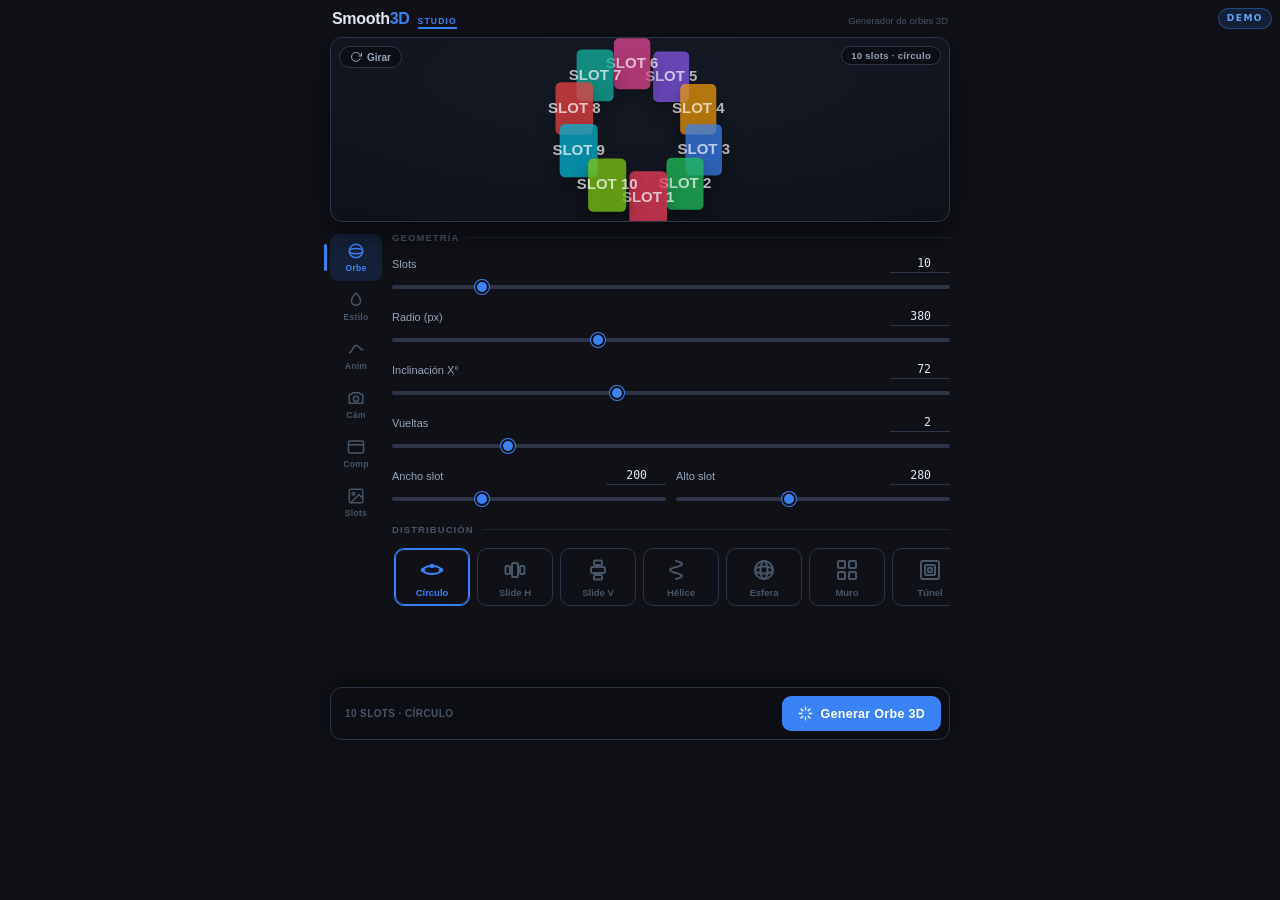
<file: app/Smooth3D/index.html>
<!DOCTYPE html>
<html lang="es">
<head>
  <meta charset="UTF-8" />
  <meta name="viewport" content="width=device-width, initial-scale=1.0" />
  <title>Smooth3D</title>
  <link rel="stylesheet" href="css/_variables.css" />
  <link rel="stylesheet" href="../shared/license.css" />
  <link rel="stylesheet" href="css/style.css" />
</head>
<body>
  <div class="s3-app">

    <div class="s3-top">
      <div class="s3-logo" data-no-i18n>Smooth<span>3D</span></div>
      <span class="s3-tier" data-no-i18n>STUDIO</span>
      <span class="sp"></span>
      <span class="s3-hint" data-no-i18n>Generador de orbes 3D</span>
    </div>

    <!-- Preview fijo (sticky: te sigue al scrollear) -->
    <div class="s3-stage">
      <canvas id="s3-canvas"></canvas>
      <span class="s3-status" id="s3-status" data-no-i18n>10 slots · círculo</span>
      <button type="button" class="s3-stage-btn" id="s3-spin" data-no-i18n>
        <svg viewBox="0 0 24 24" fill="none" stroke="currentColor" stroke-width="2" stroke-linecap="round" stroke-linejoin="round"><polyline points="23 4 23 10 17 10"/><path d="M20.5 15a9 9 0 1 1-2.1-9.4L23 10"/></svg>
        <span id="s3-spin-txt">Girar</span>
      </button>
    </div>

    <div class="s3-body">

      <!-- Rail lateral de pestañas -->
      <nav class="s3-rail" id="s3-rail">
        <button type="button" data-tab="orb" class="on" data-no-i18n>
          <svg viewBox="0 0 24 24" fill="none" stroke="currentColor" stroke-width="2" stroke-linecap="round" stroke-linejoin="round"><circle cx="12" cy="12" r="9"/><ellipse cx="12" cy="12" rx="9" ry="3.5"/></svg>
          <span>Orbe</span>
        </button>
        <button type="button" data-tab="style" data-no-i18n>
          <svg viewBox="0 0 24 24" fill="none" stroke="currentColor" stroke-width="2" stroke-linecap="round" stroke-linejoin="round"><path d="M12 2.7s6 6.1 6 10.3a6 6 0 0 1-12 0C6 8.8 12 2.7 12 2.7z"/></svg>
          <span>Estilo</span>
        </button>
        <button type="button" data-tab="anim" data-no-i18n>
          <svg viewBox="0 0 24 24" fill="none" stroke="currentColor" stroke-width="2" stroke-linecap="round" stroke-linejoin="round"><path d="M3 17c4 0 5-10 9-10s5 6 9 6"/></svg>
          <span>Anim</span>
        </button>
        <button type="button" data-tab="cam" data-no-i18n>
          <svg viewBox="0 0 24 24" fill="none" stroke="currentColor" stroke-width="2" stroke-linecap="round" stroke-linejoin="round"><path d="M3 7h3l2-2h8l2 2h3v12H3z"/><circle cx="12" cy="13" r="3.5"/></svg>
          <span>Cám</span>
        </button>
        <button type="button" data-tab="comp" data-no-i18n>
          <svg viewBox="0 0 24 24" fill="none" stroke="currentColor" stroke-width="2" stroke-linecap="round" stroke-linejoin="round"><rect x="2" y="4" width="20" height="16" rx="2"/><line x1="2" y1="9" x2="22" y2="9"/></svg>
          <span>Comp</span>
        </button>
        <button type="button" data-tab="content" data-no-i18n>
          <svg viewBox="0 0 24 24" fill="none" stroke="currentColor" stroke-width="2" stroke-linecap="round" stroke-linejoin="round"><rect x="3" y="3" width="18" height="18" rx="2"/><circle cx="8.5" cy="9" r="1.8"/><path d="M21 15l-5-5L5 21"/></svg>
          <span>Slots</span>
        </button>
      </nav>

      <!-- Panel de controles -->
      <main class="s3-pane">

        <!-- ORBE -->
        <section class="s3-tab on" data-pane="orb">
          <div class="s3-group">
            <div class="s3-gt">Geometría</div>
            <div class="s3-row">
              <div class="s3-row-top"><span class="s3-label">Slots</span><input class="s3-num" id="o-slots-n" type="number" min="1" max="60" value="10" /></div>
              <input class="s3-slider" id="o-slots" type="range" min="1" max="60" value="10" />
            </div>
            <div class="s3-row">
              <div class="s3-row-top"><span class="s3-label">Radio (px)</span><input class="s3-num" id="o-radius-n" type="number" value="380" /></div>
              <input class="s3-slider" id="o-radius" type="range" min="80" max="900" value="380" />
            </div>
            <div class="s3-row">
              <div class="s3-row-top"><span class="s3-label">Inclinación X°</span><input class="s3-num" id="o-incline-n" type="number" value="72" /></div>
              <input class="s3-slider" id="o-incline" type="range" min="0" max="180" value="72" />
            </div>
            <div class="s3-row">
              <div class="s3-row-top"><span class="s3-label">Vueltas</span><input class="s3-num" id="o-turns-n" type="number" step="0.5" value="2" /></div>
              <input class="s3-slider" id="o-turns" type="range" min="0.5" max="8" step="0.5" value="2" />
            </div>
            <div class="s3-grid2">
              <div class="s3-row">
                <div class="s3-row-top"><span class="s3-label">Ancho slot</span><input class="s3-num" id="o-sw-n" type="number" value="200" /></div>
                <input class="s3-slider" id="o-sw" type="range" min="60" max="500" value="200" />
              </div>
              <div class="s3-row">
                <div class="s3-row-top"><span class="s3-label">Alto slot</span><input class="s3-num" id="o-sh-n" type="number" value="280" /></div>
                <input class="s3-slider" id="o-sh" type="range" min="60" max="600" value="280" />
              </div>
            </div>
          </div>
          <div class="s3-group">
            <div class="s3-gt">Distribución</div>
            <div class="s3-chips" id="s3-dist"></div>
          </div>
        </section>

        <!-- ESTILO -->
        <section class="s3-tab" data-pane="style">
          <div class="s3-group">
            <div class="s3-gt">Forma de los slots</div>
            <div class="s3-chips" id="s3-shape"></div>
          </div>
          <div class="s3-group">
            <div class="s3-gt">Anillo visual</div>
            <div class="s3-row-top"><span class="s3-label">Mostrar anillo</span><div class="s3-toggle" id="r-on"></div></div>
            <div class="s3-row-top"><span class="s3-label">Color</span><input class="s3-color" id="r-color" type="color" value="#3b82f6" /></div>
            <div class="s3-row">
              <div class="s3-row-top"><span class="s3-label">Grosor</span><input class="s3-num" id="r-w-n" type="number" value="4" /></div>
              <input class="s3-slider" id="r-w" type="range" min="1" max="30" value="4" />
            </div>
            <div class="s3-row-top"><span class="s3-label">Animar trazado (0→100%)</span><div class="s3-toggle on" id="r-anim"></div></div>
            <div class="s3-row">
              <div class="s3-row-top"><span class="s3-label">Tiempo (s)</span><input class="s3-num" id="r-time-n" type="number" step="0.5" value="1.5" /></div>
              <input class="s3-slider" id="r-time" type="range" min="0.5" max="8" step="0.5" value="1.5" />
            </div>
          </div>
          <div class="s3-group">
            <div class="s3-gt">Slot enfocado</div>
            <div class="s3-row">
              <div class="s3-row-top"><span class="s3-label">Zoom del slot central (%)</span><input class="s3-num" id="z-center-n" type="number" value="140" /></div>
              <input class="s3-slider" id="z-center" type="range" min="100" max="260" value="140" />
            </div>
            <p class="s3-hint">En Slide, el slot del centro se agranda y los demás se achican. En 100% queda un slide plano común.</p>
          </div>
          <div class="s3-group">
            <div class="s3-gt">Profundidad</div>
            <div class="s3-row-top"><span class="s3-label">Separar capas en Z</span><div class="s3-toggle" id="d-on"></div></div>
            <div class="s3-row">
              <div class="s3-row-top"><span class="s3-label">Intensidad</span><input class="s3-num" id="d-amt-n" type="number" value="40" /></div>
              <input class="s3-slider" id="d-amt" type="range" min="0" max="120" value="40" />
            </div>
          </div>
        </section>

        <!-- ANIMACIÓN -->
        <section class="s3-tab" data-pane="anim">
          <div class="s3-group">
            <div class="s3-gt">Preset de animación</div>
            <div id="s3-anim"></div>
          </div>
          <div class="s3-group">
            <div class="s3-gt">Curva de velocidad</div>
            <div class="s3-seg" id="s3-vel">
              <button type="button" data-v="linear">Lineal</button>
              <button type="button" data-v="ease" class="on">Ease</button>
              <button type="button" data-v="easeIn">Ease In</button>
              <button type="button" data-v="easeOut">Ease Out</button>
            </div>
            <div class="s3-row-top"><span class="s3-label">Rotación automática</span><div class="s3-toggle on" id="a-rot"></div></div>
            <p class="s3-hint">Desactivala si querés el orbe quieto y moverlo vos con los controles.</p>
            <div class="s3-row-top"><span class="s3-label">Loop perfecto (para reels)</span><div class="s3-toggle" id="a-loop"></div></div>
          </div>
        </section>

        <!-- CÁMARA -->
        <section class="s3-tab" data-pane="cam">
          <div class="s3-group">
            <div class="s3-gt">Cámara</div>
            <div class="s3-row">
              <div class="s3-row-top"><span class="s3-label">Distancia</span><input class="s3-num" id="cam-dist-n" type="number" value="1200" /></div>
              <input class="s3-slider" id="cam-dist" type="range" min="500" max="3000" value="1200" />
            </div>
            <div class="s3-row-top"><span class="s3-label">Órbita de cámara</span><div class="s3-toggle" id="cam-orbit"></div></div>
            <div class="s3-row-top"><span class="s3-label">Profundidad de campo (DOF)</span><div class="s3-toggle" id="cam-dof"></div></div>
          </div>
        </section>

        <!-- COMPOSICIÓN -->
        <section class="s3-tab" data-pane="comp">
          <div class="s3-group">
            <div class="s3-gt">Composición</div>
            <div class="s3-grid2">
              <div class="s3-field"><span class="s3-label">Ancho</span><input class="s3-num" id="c-w" type="number" value="1920" /></div>
              <div class="s3-field"><span class="s3-label">Alto</span><input class="s3-num" id="c-h" type="number" value="1080" /></div>
              <div class="s3-field"><span class="s3-label">FPS</span><input class="s3-num" id="c-fps" type="number" value="30" /></div>
              <div class="s3-field"><span class="s3-label">Duración (s)</span><input class="s3-num" id="c-dur" type="number" value="12" /></div>
            </div>
          </div>
        </section>

        <!-- CONTENIDO -->
        <section class="s3-tab" data-pane="content">
          <div class="s3-group">
            <div class="s3-gt">Contenido de los slots</div>
            <button type="button" class="s3-mini" id="ct-folder" style="align-self:flex-start" data-no-i18n>
              <svg viewBox="0 0 24 24" fill="none" stroke="currentColor" stroke-width="2" stroke-linecap="round" stroke-linejoin="round"><path d="M3 7a2 2 0 0 1 2-2h4l2 2h8a2 2 0 0 1 2 2v8a2 2 0 0 1-2 2H5a2 2 0 0 1-2-2z"/></svg>
              <span>Auto-rellenar desde carpeta…</span>
            </button>
            <div class="s3-row-top"><span class="s3-label">Importar el contenido</span><div class="s3-toggle on" id="ct-import"></div></div>
            <p class="s3-hint">Apagalo para generar los slots vacíos aunque tengas una carpeta elegida.</p>
            <div class="s3-row-top"><span class="s3-label">Track matte automático (bordes)</span><div class="s3-toggle on" id="ct-matte"></div></div>
            <p class="s3-hint">Elegí una carpeta de imágenes y se reparten en los slots. Después ajustás cada uno en la comp.</p>
          </div>
        </section>

      </main>
    </div>

    <!-- Barra de acción fija -->
    <div class="s3-actionbar">
      <span class="s3-sum" id="s3-sum" data-no-i18n>10 slots · círculo</span>
      <button type="button" class="s3-go" id="s3-generate">
        <svg viewBox="0 0 24 24" fill="none" stroke="currentColor" stroke-width="2.2" stroke-linecap="round" stroke-linejoin="round"><path d="M12 2v4M12 18v4M4.9 4.9l2.8 2.8M16.3 16.3l2.8 2.8M2 12h4M18 12h4M4.9 19.1l2.8-2.8M16.3 7.7l2.8-2.8"/></svg>
      <span id="s3-gen-txt">Generar Orbe 3D</span>
      </button>
    </div>
  </div>

  <div id="s3-toast" data-no-i18n></div>

  <!-- ── License activation (compartido con license.js) ─────────────────── -->
  <div id="lic-overlay" class="lic-overlay">
    <div class="lic-card">
      <div class="onb-logo" data-no-i18n>Smooth<span>Motion</span></div>
      <h3 class="lic-title">Activa tu licencia</h3>
      <div class="lic-hwid-block">
        <span class="lic-hwid-label">Tu ID de equipo</span>
        <div class="lic-hwid-row">
          <code id="lic-hwid" class="lic-hwid-code" title="" data-no-i18n>—</code>
          <button type="button" class="lic-copy-btn" id="lic-copy-hwid">Copiar</button>
        </div>
      </div>
      <p class="lic-text">1. Copia el ID → 2. Reclámala en Discord con tu paquete → 3. Pega la key aquí</p>
      <input type="text" id="lic-input" class="lic-input" placeholder="SM-XXXX-XXXX-X" autocomplete="off" spellcheck="false" maxlength="24" data-no-i18n />
      <button type="button" class="tk-btn tk-btn-primary" id="lic-activate">Activar licencia</button>
      <button type="button" class="lic-btn-discord" id="lic-discord">Abrir Discord</button>
      <p id="lic-error" class="lic-error hidden" data-no-i18n></p>
      <p class="lic-footnote">Válida solo en este equipo. Uso ilimitado en la misma PC.</p>
    </div>
  </div>

  <script src="CSInterface.js"></script>
  <script src="../shared/license-config.js"></script>
  <script src="../shared/license.js"></script>
  <script src="../shared/demo-shim.js"></script>
  <script src="../shared/license-boot.js"></script>
  <script src="js/orb.js"></script>
  <script src="js/preview.js"></script>
  <script src="js/app.js"></script>
</body>
</html>
</file>
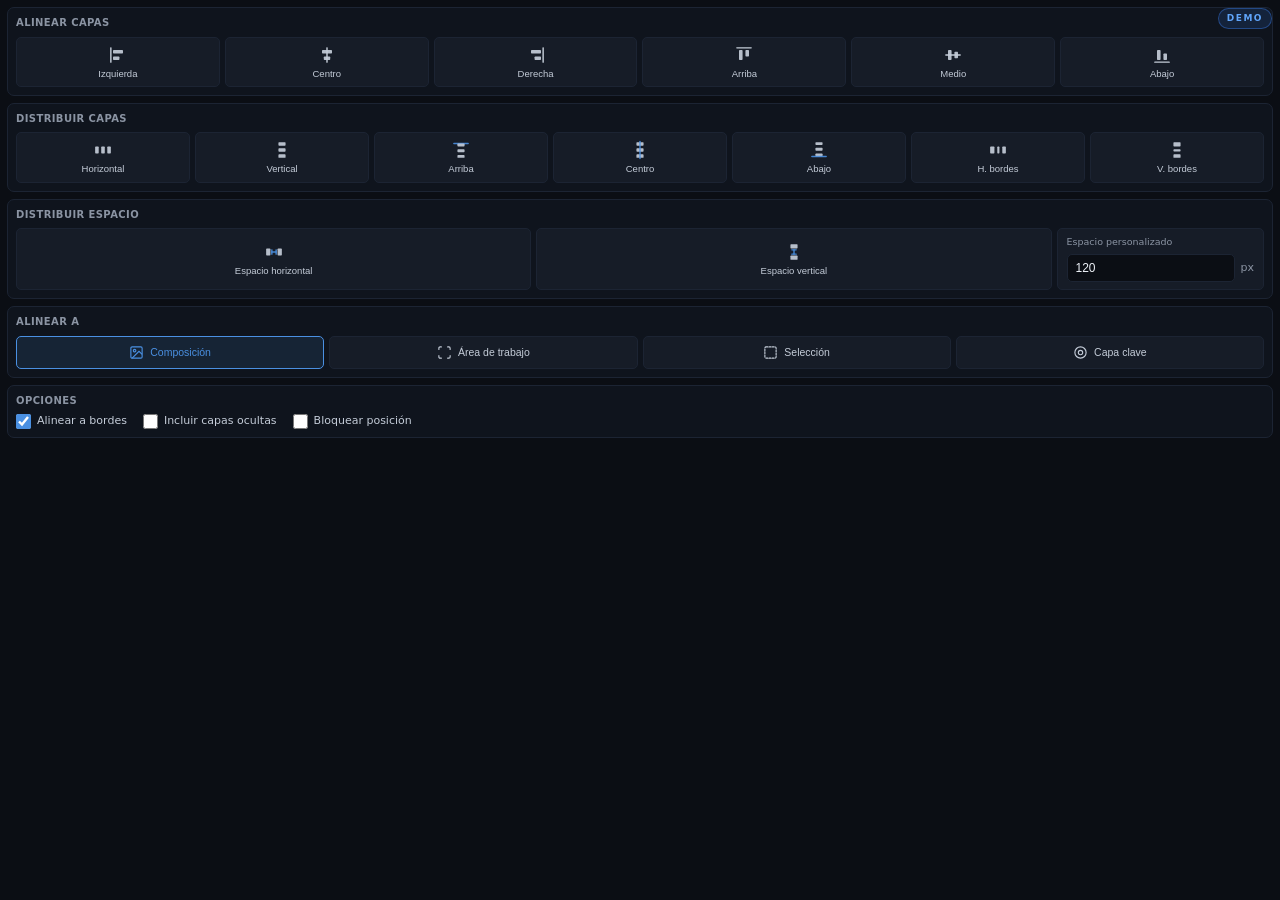
<file: app/SmoothAlignPro/index.html>
<!DOCTYPE html>
<html lang="es">
<head>
<meta charset="UTF-8">
<meta name="viewport" content="width=device-width, initial-scale=1.0">
<title>SmoothAlign</title>
<link rel="stylesheet" href="css/style.css">
<link rel="stylesheet" href="../shared/license.css">
</head>
<body>
<div id="app">

  <div id="content">

    <!-- ALINEAR CAPAS -->
    <section class="card">
      <div class="card-title">Alinear capas</div>
      <div class="btn-grid grid-6">
        <button class="op-btn" data-op="align" data-mode="left" title="Alinea al borde izquierdo">
          <svg viewBox="0 0 28 28" class="ico"><line x1="4" y1="4" x2="4" y2="24"/><rect x="7" y="7" width="14" height="5" rx="1"/><rect x="7" y="16" width="9" height="5" rx="1"/></svg>
          <span>Izquierda</span>
        </button>
        <button class="op-btn" data-op="align" data-mode="center-h" title="Centra horizontalmente">
          <svg viewBox="0 0 28 28" class="ico"><line x1="14" y1="4" x2="14" y2="24"/><rect x="7" y="7" width="14" height="5" rx="1"/><rect x="9.5" y="16" width="9" height="5" rx="1"/></svg>
          <span>Centro</span>
        </button>
        <button class="op-btn" data-op="align" data-mode="right" title="Alinea al borde derecho">
          <svg viewBox="0 0 28 28" class="ico"><line x1="24" y1="4" x2="24" y2="24"/><rect x="7" y="7" width="14" height="5" rx="1"/><rect x="12" y="16" width="9" height="5" rx="1"/></svg>
          <span>Derecha</span>
        </button>
        <button class="op-btn" data-op="align" data-mode="top" title="Alinea al borde superior">
          <svg viewBox="0 0 28 28" class="ico"><line x1="4" y1="4" x2="24" y2="4"/><rect x="7" y="7" width="5" height="14" rx="1"/><rect x="16" y="7" width="5" height="9" rx="1"/></svg>
          <span>Arriba</span>
        </button>
        <button class="op-btn" data-op="align" data-mode="middle-v" title="Centra verticalmente">
          <svg viewBox="0 0 28 28" class="ico"><line x1="4" y1="14" x2="24" y2="14"/><rect x="7" y="7" width="5" height="14" rx="1"/><rect x="16" y="9.5" width="5" height="9" rx="1"/></svg>
          <span>Medio</span>
        </button>
        <button class="op-btn" data-op="align" data-mode="bottom" title="Alinea al borde inferior">
          <svg viewBox="0 0 28 28" class="ico"><line x1="4" y1="24" x2="24" y2="24"/><rect x="7" y="7" width="5" height="14" rx="1"/><rect x="16" y="12" width="5" height="9" rx="1"/></svg>
          <span>Abajo</span>
        </button>
      </div>
    </section>

    <!-- DISTRIBUIR CAPAS -->
    <section class="card">
      <div class="card-title">Distribuir capas</div>
      <div class="btn-grid grid-7">
        <button class="op-btn" data-op="distribute" data-axis="x" data-mode="center" title="Distribuye horizontalmente (centros)">
          <svg viewBox="0 0 28 28" class="ico"><rect x="3" y="9" width="5" height="10" rx="1"/><rect x="11.5" y="9" width="5" height="10" rx="1"/><rect x="20" y="9" width="5" height="10" rx="1"/></svg>
          <span>Horizontal</span>
        </button>
        <button class="op-btn" data-op="distribute" data-axis="y" data-mode="center" title="Distribuye verticalmente (centros)">
          <svg viewBox="0 0 28 28" class="ico"><rect x="9" y="3" width="10" height="5" rx="1"/><rect x="9" y="11.5" width="10" height="5" rx="1"/><rect x="9" y="20" width="10" height="5" rx="1"/></svg>
          <span>Vertical</span>
        </button>
        <button class="op-btn" data-op="distribute" data-axis="y" data-mode="edge" data-kind="min" title="Distribuye por bordes superiores">
          <svg viewBox="0 0 28 28" class="ico"><line x1="4" y1="5" x2="24" y2="5" class="g"/><rect x="9" y="5" width="10" height="4" rx="1"/><rect x="9" y="13" width="10" height="4" rx="1"/><rect x="9" y="21" width="10" height="4" rx="1"/></svg>
          <span>Arriba</span>
        </button>
        <button class="op-btn" data-op="distribute" data-axis="y" data-mode="edge" data-kind="center" title="Distribuye por centros verticales">
          <svg viewBox="0 0 28 28" class="ico"><rect x="9" y="3" width="10" height="5" rx="1"/><rect x="9" y="11.5" width="10" height="5" rx="1"/><rect x="9" y="20" width="10" height="5" rx="1"/><line x1="14" y1="2" x2="14" y2="26" class="g"/></svg>
          <span>Centro</span>
        </button>
        <button class="op-btn" data-op="distribute" data-axis="y" data-mode="edge" data-kind="max" title="Distribuye por bordes inferiores">
          <svg viewBox="0 0 28 28" class="ico"><rect x="9" y="3" width="10" height="4" rx="1"/><rect x="9" y="11" width="10" height="4" rx="1"/><rect x="9" y="19" width="10" height="4" rx="1"/><line x1="4" y1="23" x2="24" y2="23" class="g"/></svg>
          <span>Abajo</span>
        </button>
        <button class="op-btn" data-op="distribute" data-axis="x" data-mode="gaps" title="Espaciado uniforme entre bordes (H)">
          <svg viewBox="0 0 28 28" class="ico"><rect x="3" y="9" width="6" height="10" rx="1"/><rect x="13" y="9" width="3" height="10" rx="1"/><rect x="20" y="9" width="5" height="10" rx="1"/></svg>
          <span>H. bordes</span>
        </button>
        <button class="op-btn" data-op="distribute" data-axis="y" data-mode="gaps" title="Espaciado uniforme entre bordes (V)">
          <svg viewBox="0 0 28 28" class="ico"><rect x="9" y="3" width="10" height="6" rx="1"/><rect x="9" y="13" width="10" height="3" rx="1"/><rect x="9" y="20" width="10" height="5" rx="1"/></svg>
          <span>V. bordes</span>
        </button>
      </div>
    </section>

    <!-- DISTRIBUIR ESPACIO -->
    <section class="card">
      <div class="card-title">Distribuir espacio</div>
      <div class="space-row">
        <button class="op-btn op-wide" data-op="space" data-axis="x" title="Espacio uniforme horizontal">
          <svg viewBox="0 0 28 28" class="ico"><rect x="3" y="9" width="6" height="10" rx="1"/><rect x="19" y="9" width="6" height="10" rx="1"/><line x1="11" y1="14" x2="17" y2="14" class="g"/><line x1="11" y1="11" x2="11" y2="17" class="g"/><line x1="17" y1="11" x2="17" y2="17" class="g"/></svg>
          <span>Espacio horizontal</span>
        </button>
        <button class="op-btn op-wide" data-op="space" data-axis="y" title="Espacio uniforme vertical">
          <svg viewBox="0 0 28 28" class="ico"><rect x="9" y="3" width="10" height="6" rx="1"/><rect x="9" y="19" width="10" height="6" rx="1"/><line x1="14" y1="11" x2="14" y2="17" class="g"/><line x1="11" y1="11" x2="17" y2="11" class="g"/><line x1="11" y1="17" x2="17" y2="17" class="g"/></svg>
          <span>Espacio vertical</span>
        </button>
        <div class="space-custom">
          <label>Espacio personalizado</label>
          <div class="space-input">
            <input type="number" id="customSpace" value="120" min="0" step="1">
            <span class="unit">px</span>
          </div>
        </div>
      </div>
    </section>

    <!-- ALINEAR A -->
    <section class="card">
      <div class="card-title">Alinear a</div>
      <div class="ref-grid">
        <button class="ref-btn active" data-ref="comp" title="Respecto a la composición">
          <svg width="15" height="15" viewBox="0 0 24 24" fill="none" stroke="currentColor" stroke-width="1.8"><rect x="3" y="3" width="18" height="18" rx="2"/><circle cx="9" cy="9" r="2"/><path d="M21 15l-5-5L5 21"/></svg>
          <span>Composición</span>
        </button>
        <button class="ref-btn" data-ref="workarea" title="Respecto al área / región de interés">
          <svg width="15" height="15" viewBox="0 0 24 24" fill="none" stroke="currentColor" stroke-width="1.8" stroke-linecap="round"><path d="M3 7V5a2 2 0 012-2h2M17 3h2a2 2 0 012 2v2M21 17v2a2 2 0 01-2 2h-2M7 21H5a2 2 0 01-2-2v-2"/></svg>
          <span>Área de trabajo</span>
        </button>
        <button class="ref-btn" data-ref="selection" title="Respecto a la selección">
          <svg width="15" height="15" viewBox="0 0 24 24" fill="none" stroke="currentColor" stroke-width="1.8" stroke-linecap="round" stroke-dasharray="3 2"><rect x="3" y="3" width="18" height="18" rx="2"/></svg>
          <span>Selección</span>
        </button>
        <button class="ref-btn" data-ref="keylayer" title="Respecto a la capa clave (última seleccionada)">
          <svg width="15" height="15" viewBox="0 0 24 24" fill="none" stroke="currentColor" stroke-width="1.8"><circle cx="12" cy="12" r="9"/><circle cx="12" cy="12" r="3.5"/></svg>
          <span>Capa clave</span>
        </button>
      </div>
    </section>

    <!-- OPCIONES -->
    <section class="card">
      <div class="card-title">Opciones</div>
      <div class="opt-row">
        <label class="opt"><input type="checkbox" id="optEdges" checked> <span>Alinear a bordes</span></label>
        <label class="opt"><input type="checkbox" id="optHidden"> <span>Incluir capas ocultas</span></label>
        <label class="opt"><input type="checkbox" id="optLock"> <span>Bloquear posición</span></label>
      </div>
    </section>

  </div>

  <!-- Toast de feedback (no ocupa espacio fijo) -->
  <div id="toast"></div>

</div>

<!-- ── Escudo de licencia (HWID + key del bot de Discord) ─────────────────── -->
<div id="lic-overlay" class="lic-overlay">
  <div class="lic-card">
    <div class="onb-logo">Smooth<span>Align</span></div>
    <h3 class="lic-title">Activa tu licencia</h3>
    <div class="lic-hwid-block">
      <span class="lic-hwid-label">Tu ID de equipo</span>
      <div class="lic-hwid-row">
        <code id="lic-hwid" class="lic-hwid-code" title="">—</code>
        <button type="button" class="lic-copy-btn" id="lic-copy-hwid">Copiar</button>
      </div>
    </div>
    <p class="lic-text">1. Copia el ID → 2. Reclámala en Discord con tu paquete → 3. Pega la key aquí</p>
    <input type="text" id="lic-input" class="lic-input" placeholder="SM-XXXX-XXXX" autocomplete="off" spellcheck="false" maxlength="13" />
    <button type="button" id="lic-activate">Activar licencia</button>
    <button type="button" class="lic-btn-discord" id="lic-discord">Abrir Discord</button>
    <p id="lic-error" class="lic-error hidden"></p>
    <p class="lic-footnote">La misma key de SmoothMotion vale aquí. Válida solo en este equipo.</p>
  </div>
</div>

<script src="js/CSInterface.js"></script>
<script src="../shared/license-config.js"></script>
<script src="../shared/license.js"></script>
<script src="../shared/demo-shim.js"></script>
<script src="../shared/license-boot.js"></script>
<script src="js/main.js"></script>
</body>
</html>
</file>
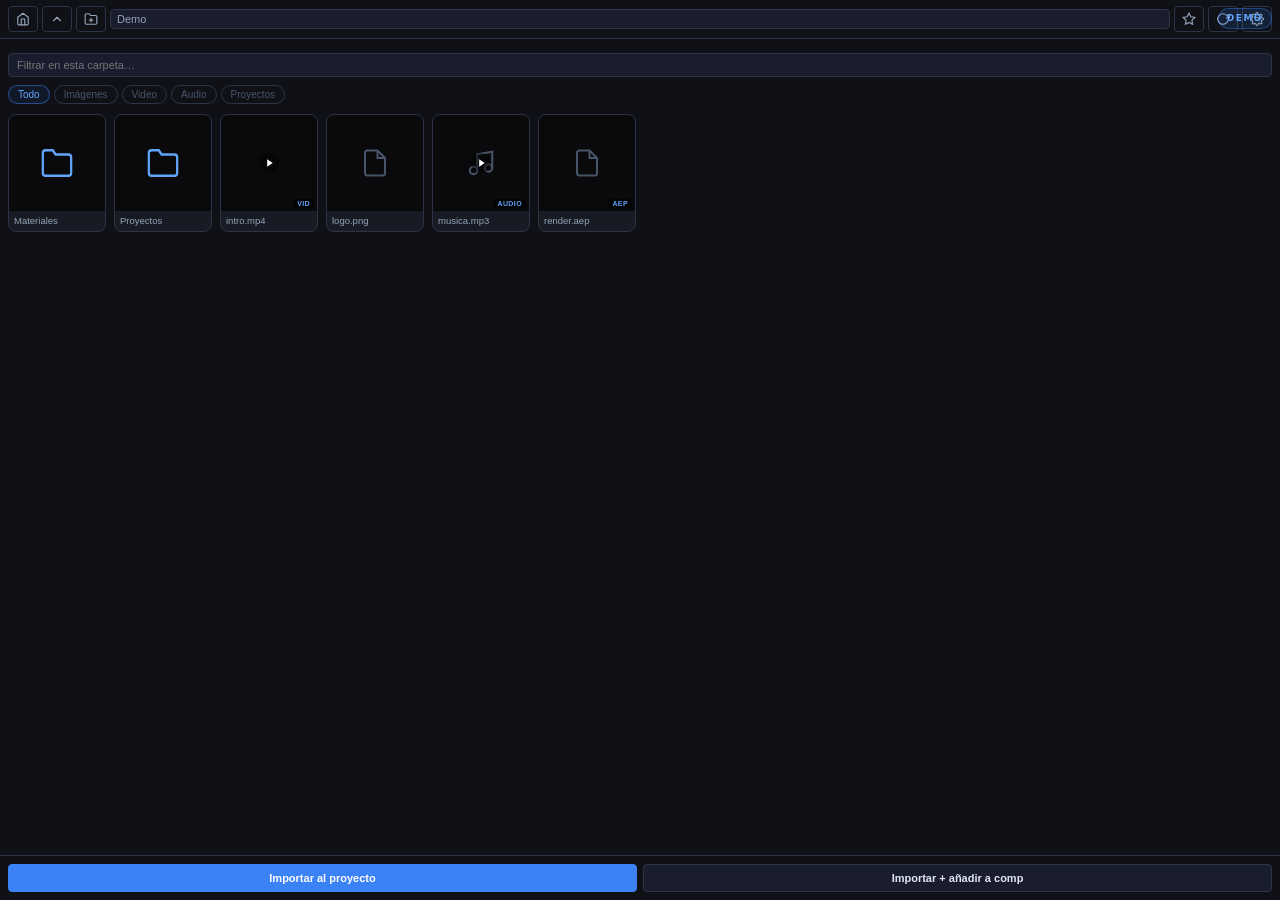
<file: app/SmoothExplorer/index.html>
<!DOCTYPE html>
<html lang="es">
<head>
<meta charset="UTF-8">
<meta name="viewport" content="width=device-width, initial-scale=1.0">
<title>SmoothExplorer</title>
<link rel="stylesheet" href="css/style.css">
<link rel="stylesheet" href="../shared/license.css">
</head>
<body>

<div class="exp-panel">
  <div class="exp-toolbar">
    <button type="button" class="exp-icon-btn" id="exp-up" title="Subir un nivel">
      <svg width="14" height="14" viewBox="0 0 24 24" fill="none" stroke="currentColor" stroke-width="2" stroke-linecap="round" stroke-linejoin="round"><path d="M3 9l9-7 9 7v11a2 2 0 0 1-2 2H5a2 2 0 0 1-2-2z"/><polyline points="9 22 9 12 15 12 15 22"/></svg>
    </button>
    <button type="button" class="exp-icon-btn" id="exp-home" title="Ir a tu carpeta de usuario">
      <svg width="14" height="14" viewBox="0 0 24 24" fill="none" stroke="currentColor" stroke-width="2" stroke-linecap="round" stroke-linejoin="round"><polyline points="18 15 12 9 6 15"/></svg>
    </button>
    <button type="button" class="exp-icon-btn" id="exp-browse" title="Abrir el explorador de Windows y elegir una carpeta">
      <svg width="14" height="14" viewBox="0 0 24 24" fill="none" stroke="currentColor" stroke-width="2" stroke-linecap="round" stroke-linejoin="round"><path d="M22 19a2 2 0 0 1-2 2H4a2 2 0 0 1-2-2V5a2 2 0 0 1 2-2h5l2 3h9a2 2 0 0 1 2 2z"/><line x1="12" y1="11" x2="12" y2="17"/><line x1="9" y1="14" x2="15" y2="14"/></svg>
    </button>
    <div class="exp-path" id="exp-path"></div>
    <button type="button" class="exp-icon-btn" id="exp-pin" title="Anclar esta carpeta a favoritos">
      <svg width="14" height="14" viewBox="0 0 24 24" fill="none" stroke="currentColor" stroke-width="2"><polygon points="12 2 15.09 8.26 22 9.27 17 14.14 18.18 21.02 12 17.77 5.82 21.02 7 14.14 2 9.27 8.91 8.26 12 2"/></svg>
    </button>
    <button type="button" class="exp-icon-btn" id="exp-refresh" title="Refrescar">
      <svg width="14" height="14" viewBox="0 0 24 24" fill="none" stroke="currentColor" stroke-width="2"><polyline points="23 4 23 10 17 10"/><path d="M20.49 15a9 9 0 1 1-2.12-9.36L23 10"/></svg>
    </button>
    <button type="button" class="exp-icon-btn" id="exp-settings" title="Ajustes del panel">
      <svg width="14" height="14" viewBox="0 0 24 24" fill="none" stroke="currentColor" stroke-width="2"><circle cx="12" cy="12" r="3"/><path d="M19.4 15a1.65 1.65 0 0 0 .33 1.82l.06.06a2 2 0 0 1-2.83 2.83l-.06-.06a1.65 1.65 0 0 0-1.82-.33 1.65 1.65 0 0 0-1 1.51V21a2 2 0 0 1-4 0v-.09A1.65 1.65 0 0 0 9 19.4a1.65 1.65 0 0 0-1.82.33l-.06.06a2 2 0 0 1-2.83-2.83l.06-.06A1.65 1.65 0 0 0 4.68 15a1.65 1.65 0 0 0-1.51-1H3a2 2 0 0 1 0-4h.09A1.65 1.65 0 0 0 4.6 9a1.65 1.65 0 0 0-.33-1.82l-.06-.06a2 2 0 0 1 2.83-2.83l.06.06A1.65 1.65 0 0 0 9 4.68a1.65 1.65 0 0 0 1-1.51V3a2 2 0 0 1 4 0v.09a1.65 1.65 0 0 0 1 1.51 1.65 1.65 0 0 0 1.82-.33l.06-.06a2 2 0 0 1 2.83 2.83l-.06.06A1.65 1.65 0 0 0 19.4 9a1.65 1.65 0 0 0 1.51 1H21a2 2 0 0 1 0 4h-.09a1.65 1.65 0 0 0-1.51 1z"/></svg>
    </button>
  </div>

  <div class="exp-favs" id="exp-favs"></div>

  <div class="exp-searchrow">
    <input type="text" class="exp-search" id="exp-search" placeholder="Filtrar en esta carpeta…" autocomplete="off" spellcheck="false" />
  </div>
  <div class="exp-filters" id="exp-filters">
    <button type="button" class="exp-chip active" data-exp-filter="all">Todo</button>
    <button type="button" class="exp-chip" data-exp-filter="image">Imágenes</button>
    <button type="button" class="exp-chip" data-exp-filter="video">Video</button>
    <button type="button" class="exp-chip" data-exp-filter="audio">Audio</button>
    <button type="button" class="exp-chip" data-exp-filter="project">Proyectos</button>
  </div>

  <div class="exp-list" id="exp-list">
    <div class="exp-empty">Cargando…</div>
  </div>

  <div class="exp-player" id="exp-player">
    <button type="button" class="exp-player-btn" id="exp-player-toggle" title="Reproducir / Pausar">
      <svg width="13" height="13" viewBox="0 0 24 24" fill="currentColor"><polygon points="5 3 19 12 5 21 5 3"/></svg>
    </button>
    <div class="exp-player-info">
      <div class="exp-player-name" id="exp-player-name">—</div>
      <input type="range" class="exp-player-seek" id="exp-player-seek" min="0" max="1000" value="0" />
    </div>
    <span class="exp-player-time" id="exp-player-time">0:00 / 0:00</span>
  </div>

  <div class="exp-actions">
    <button type="button" class="tk-btn tk-btn-primary" id="exp-import" style="flex:1;" title="Importa el archivo seleccionado al proyecto de After Effects.">Importar al proyecto</button>
    <button type="button" class="tk-btn" id="exp-import-comp" style="flex:1;" title="Importa el archivo y lo añade como capa a la composición activa.">Importar + añadir a comp</button>
  </div>

  <audio id="exp-audio" preload="metadata"></audio>
</div>

<!-- Ajustes -->
<div class="exp-modal-overlay" id="exp-settings-overlay">
  <div class="exp-modal">
    <h3>Ajustes de SmoothExplorer</h3>
    <div class="exp-field">
      <div class="exp-field-row"><label>Volumen del panel</label><span class="val" id="exp-vol-val">80%</span></div>
      <input type="range" id="exp-vol" min="0" max="100" value="80" />
    </div>
    <div class="exp-field">
      <div class="exp-field-row"><label>Tamaño de la cuadrícula</label><span class="val" id="exp-grid-val">Mediano</span></div>
      <input type="range" id="exp-grid" min="64" max="160" step="4" value="92" />
    </div>
    <button type="button" class="tk-btn tk-btn-primary" id="exp-settings-close">Hecho</button>
  </div>
</div>

<!-- ── Escudo de licencia (misma key de SmoothMotion) ─────────────────────── -->
<div id="lic-overlay" class="lic-overlay">
  <div class="lic-card">
    <div class="onb-logo">Smooth<span>Explorer</span></div>
    <h3 class="lic-title">Activa tu licencia</h3>
    <div class="lic-hwid-block">
      <span class="lic-hwid-label">Tu ID de equipo</span>
      <div class="lic-hwid-row">
        <code id="lic-hwid" class="lic-hwid-code" title="">—</code>
        <button type="button" class="lic-copy-btn" id="lic-copy-hwid">Copiar</button>
      </div>
    </div>
    <p class="lic-text">1. Copia el ID → 2. Reclámala en Discord con tu paquete → 3. Pega la key aquí</p>
    <input type="text" id="lic-input" class="lic-input" placeholder="SM-XXXX-XXXX-X" autocomplete="off" spellcheck="false" maxlength="14" />
    <button type="button" id="lic-activate">Activar licencia</button>
    <button type="button" class="lic-btn-discord" id="lic-discord">Abrir Discord</button>
    <p id="lic-error" class="lic-error hidden"></p>
    <p class="lic-footnote">La misma key de SmoothMotion vale aquí. Válida solo en este equipo.</p>
  </div>
</div>

<div id="exp-toast"></div>

<script src="js/CSInterface.js"></script>
<script src="../shared/license-config.js"></script>
<script src="../shared/license.js"></script>
<script>window.SM_REQUIRED_MODULE = 'explorer';</script>
<script src="../shared/demo-shim.js"></script>
<script src="../shared/license-boot.js"></script>
<script src="js/main.js"></script>
</body>
</html>
</file>
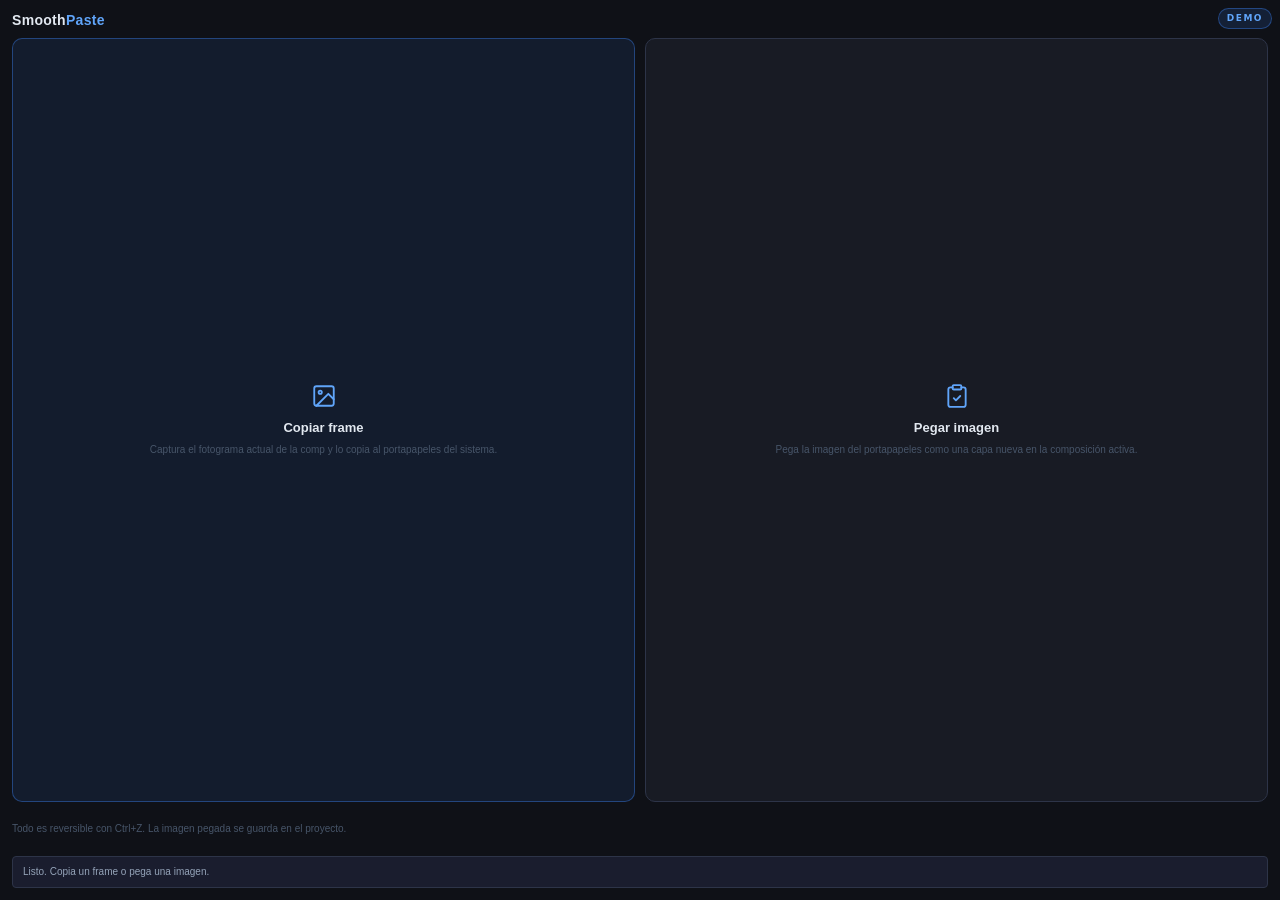
<file: app/SmoothPaste/index.html>
<!DOCTYPE html>
<html lang="es">
<head>
<meta charset="UTF-8">
<meta name="viewport" content="width=device-width, initial-scale=1.0">
<title>SmoothPaste</title>
<link rel="stylesheet" href="css/style.css">
<link rel="stylesheet" href="../shared/license.css">
</head>
<body>

<div class="sp-panel">
  <div class="sp-header">
    <div class="sp-brand">Smooth<span>Paste</span></div>
  </div>

  <div class="sp-actions">
    <button type="button" class="sp-big sp-primary" id="sp-copy">
      <span class="sp-ico">
        <svg width="26" height="26" viewBox="0 0 24 24" fill="none" stroke="currentColor" stroke-width="1.7" stroke-linecap="round" stroke-linejoin="round"><rect x="3" y="3" width="18" height="18" rx="2"/><circle cx="8.5" cy="8.5" r="1.5"/><path d="M21 15l-5-5L5 21"/></svg>
      </span>
      <span class="sp-title">Copiar frame</span>
      <span class="sp-sub">Captura el fotograma actual de la comp y lo copia al portapapeles del sistema.</span>
    </button>

    <button type="button" class="sp-big" id="sp-paste">
      <span class="sp-ico">
        <svg width="26" height="26" viewBox="0 0 24 24" fill="none" stroke="currentColor" stroke-width="1.7" stroke-linecap="round" stroke-linejoin="round"><path d="M16 4h2a2 2 0 0 1 2 2v14a2 2 0 0 1-2 2H6a2 2 0 0 1-2-2V6a2 2 0 0 1 2-2h2"/><rect x="8" y="2" width="8" height="4" rx="1"/><path d="M9 14l2 2 4-4"/></svg>
      </span>
      <span class="sp-title">Pegar imagen</span>
      <span class="sp-sub">Pega la imagen del portapapeles como una capa nueva en la composición activa.</span>
    </button>
  </div>

  <p class="sp-hint">Todo es reversible con Ctrl+Z. La imagen pegada se guarda en el proyecto.</p>

  <div class="sp-status" id="sp-status">Listo.</div>
</div>

<!-- ── Escudo de licencia (misma key de SmoothMotion) ─────────────────────── -->
<div id="lic-overlay" class="lic-overlay">
  <div class="lic-card">
    <div class="onb-logo">Smooth<span>Paste</span></div>
    <h3 class="lic-title">Activa tu licencia</h3>
    <div class="lic-hwid-block">
      <span class="lic-hwid-label">Tu ID de equipo</span>
      <div class="lic-hwid-row">
        <code id="lic-hwid" class="lic-hwid-code" title="">—</code>
        <button type="button" class="lic-copy-btn" id="lic-copy-hwid">Copiar</button>
      </div>
    </div>
    <p class="lic-text">1. Copia el ID → 2. Reclámala en Discord con tu paquete → 3. Pega la key aquí</p>
    <input type="text" id="lic-input" class="lic-input" placeholder="SM-XXXX-XXXX-X" autocomplete="off" spellcheck="false" maxlength="14" />
    <button type="button" id="lic-activate">Activar licencia</button>
    <button type="button" class="lic-btn-discord" id="lic-discord">Abrir Discord</button>
    <p id="lic-error" class="lic-error hidden"></p>
    <p class="lic-footnote">La misma key de SmoothMotion vale aquí. Válida solo en este equipo.</p>
  </div>
</div>

<script src="js/CSInterface.js"></script>
<script src="../shared/license-config.js"></script>
<script src="../shared/license.js"></script>
<script>window.SM_REQUIRED_MODULE = 'paste';</script>
<script src="../shared/demo-shim.js"></script>
<script src="../shared/license-boot.js"></script>
<script src="js/main.js"></script>
</body>
</html>
</file>
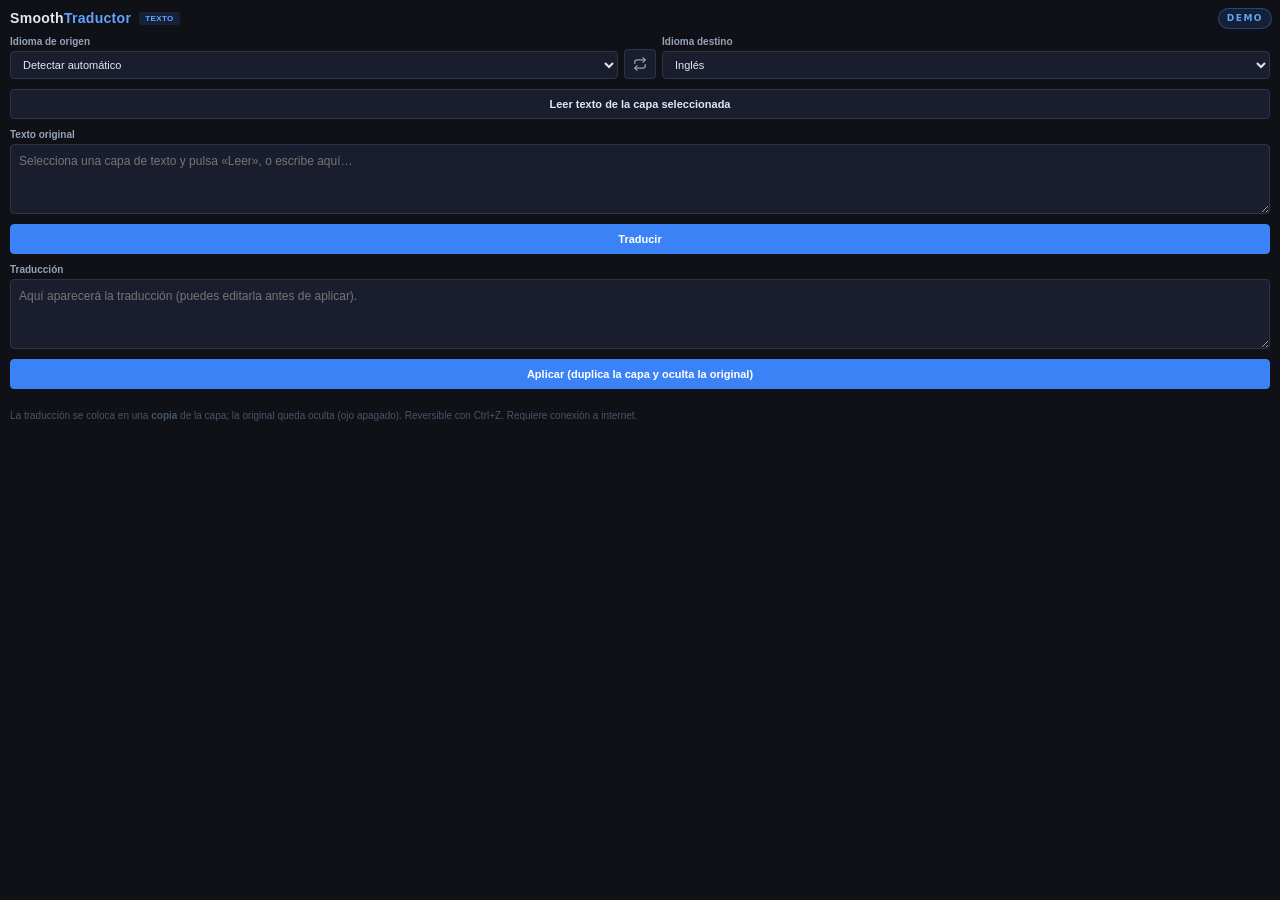
<file: app/SmoothTraductor/index.html>
<!DOCTYPE html>
<html lang="es">
<head>
<meta charset="UTF-8">
<meta name="viewport" content="width=device-width, initial-scale=1.0">
<title>SmoothTraductor</title>
<link rel="stylesheet" href="css/style.css">
<link rel="stylesheet" href="../shared/license.css">
</head>
<body>

<div class="tr-panel">
  <div class="tr-header">
    <div class="tr-brand">Smooth<span>Traductor</span></div>
    <span class="tr-badge">TEXTO</span>
  </div>

  <div class="tr-langs">
    <div class="tr-lang-col">
      <label>Idioma de origen</label>
      <select class="tr-select" id="tr-src">
        <option value="auto" selected>Detectar automático</option>
        <option value="es">Español</option>
        <option value="en">Inglés</option>
        <option value="pt">Portugués</option>
        <option value="fr">Francés</option>
        <option value="de">Alemán</option>
        <option value="it">Italiano</option>
        <option value="ja">Japonés</option>
        <option value="ko">Coreano</option>
        <option value="zh-CN">Chino</option>
        <option value="ru">Ruso</option>
        <option value="ar">Árabe</option>
        <option value="hi">Hindi</option>
        <option value="nl">Neerlandés</option>
        <option value="tr">Turco</option>
        <option value="pl">Polaco</option>
      </select>
    </div>
    <button type="button" class="tr-swap" id="tr-swap" title="Intercambiar idiomas">
      <svg width="14" height="14" viewBox="0 0 24 24" fill="none" stroke="currentColor" stroke-width="2" stroke-linecap="round" stroke-linejoin="round"><polyline points="17 1 21 5 17 9"/><path d="M3 11V9a4 4 0 0 1 4-4h14"/><polyline points="7 23 3 19 7 15"/><path d="M21 13v2a4 4 0 0 1-4 4H3"/></svg>
    </button>
    <div class="tr-lang-col">
      <label>Idioma destino</label>
      <select class="tr-select" id="tr-dst">
        <option value="es">Español</option>
        <option value="en" selected>Inglés</option>
        <option value="pt">Portugués</option>
        <option value="fr">Francés</option>
        <option value="de">Alemán</option>
        <option value="it">Italiano</option>
        <option value="ja">Japonés</option>
        <option value="ko">Coreano</option>
        <option value="zh-CN">Chino</option>
        <option value="ru">Ruso</option>
        <option value="ar">Árabe</option>
        <option value="hi">Hindi</option>
        <option value="nl">Neerlandés</option>
        <option value="tr">Turco</option>
        <option value="pl">Polaco</option>
      </select>
    </div>
  </div>

  <button type="button" class="tr-btn" id="tr-read">Leer texto de la capa seleccionada</button>

  <div class="tr-field">
    <div class="tr-field-head">
      <label>Texto original</label>
      <span class="tr-detected" id="tr-detected"></span>
    </div>
    <textarea class="tr-area" id="tr-source" placeholder="Selecciona una capa de texto y pulsa «Leer», o escribe aquí…" spellcheck="false"></textarea>
  </div>

  <button type="button" class="tr-btn tr-btn-primary" id="tr-translate">Traducir</button>

  <div class="tr-field">
    <div class="tr-field-head">
      <label>Traducción</label>
    </div>
    <textarea class="tr-area" id="tr-result" placeholder="Aquí aparecerá la traducción (puedes editarla antes de aplicar)." spellcheck="false"></textarea>
  </div>

  <button type="button" class="tr-btn tr-btn-primary" id="tr-apply">Aplicar (duplica la capa y oculta la original)</button>

  <p class="tr-hint">La traducción se coloca en una <b>copia</b> de la capa; la original queda oculta (ojo apagado). Reversible con Ctrl+Z. Requiere conexión a internet.</p>
</div>

<!-- ── Escudo de licencia (misma key de SmoothMotion) ─────────────────────── -->
<div id="lic-overlay" class="lic-overlay">
  <div class="lic-card">
    <div class="onb-logo">Smooth<span>Traductor</span></div>
    <h3 class="lic-title">Activa tu licencia</h3>
    <div class="lic-hwid-block">
      <span class="lic-hwid-label">Tu ID de equipo</span>
      <div class="lic-hwid-row">
        <code id="lic-hwid" class="lic-hwid-code" title="">—</code>
        <button type="button" class="lic-copy-btn" id="lic-copy-hwid">Copiar</button>
      </div>
    </div>
    <p class="lic-text">1. Copia el ID → 2. Reclámala en Discord con tu paquete → 3. Pega la key aquí</p>
    <input type="text" id="lic-input" class="lic-input" placeholder="SM-XXXX-XXXX-X" autocomplete="off" spellcheck="false" maxlength="14" />
    <button type="button" id="lic-activate">Activar licencia</button>
    <button type="button" class="lic-btn-discord" id="lic-discord">Abrir Discord</button>
    <p id="lic-error" class="lic-error hidden"></p>
    <p class="lic-footnote">La misma key de SmoothMotion vale aquí. Válida solo en este equipo.</p>
  </div>
</div>

<div id="tr-toast"></div>

<script src="js/CSInterface.js"></script>
<script src="../shared/license-config.js"></script>
<script src="../shared/license.js"></script>
<script>window.SM_REQUIRED_MODULE = 'translator';</script>
<script src="../shared/demo-shim.js"></script>
<script src="../shared/license-boot.js"></script>
<script src="js/main.js"></script>
</body>
</html>
</file>
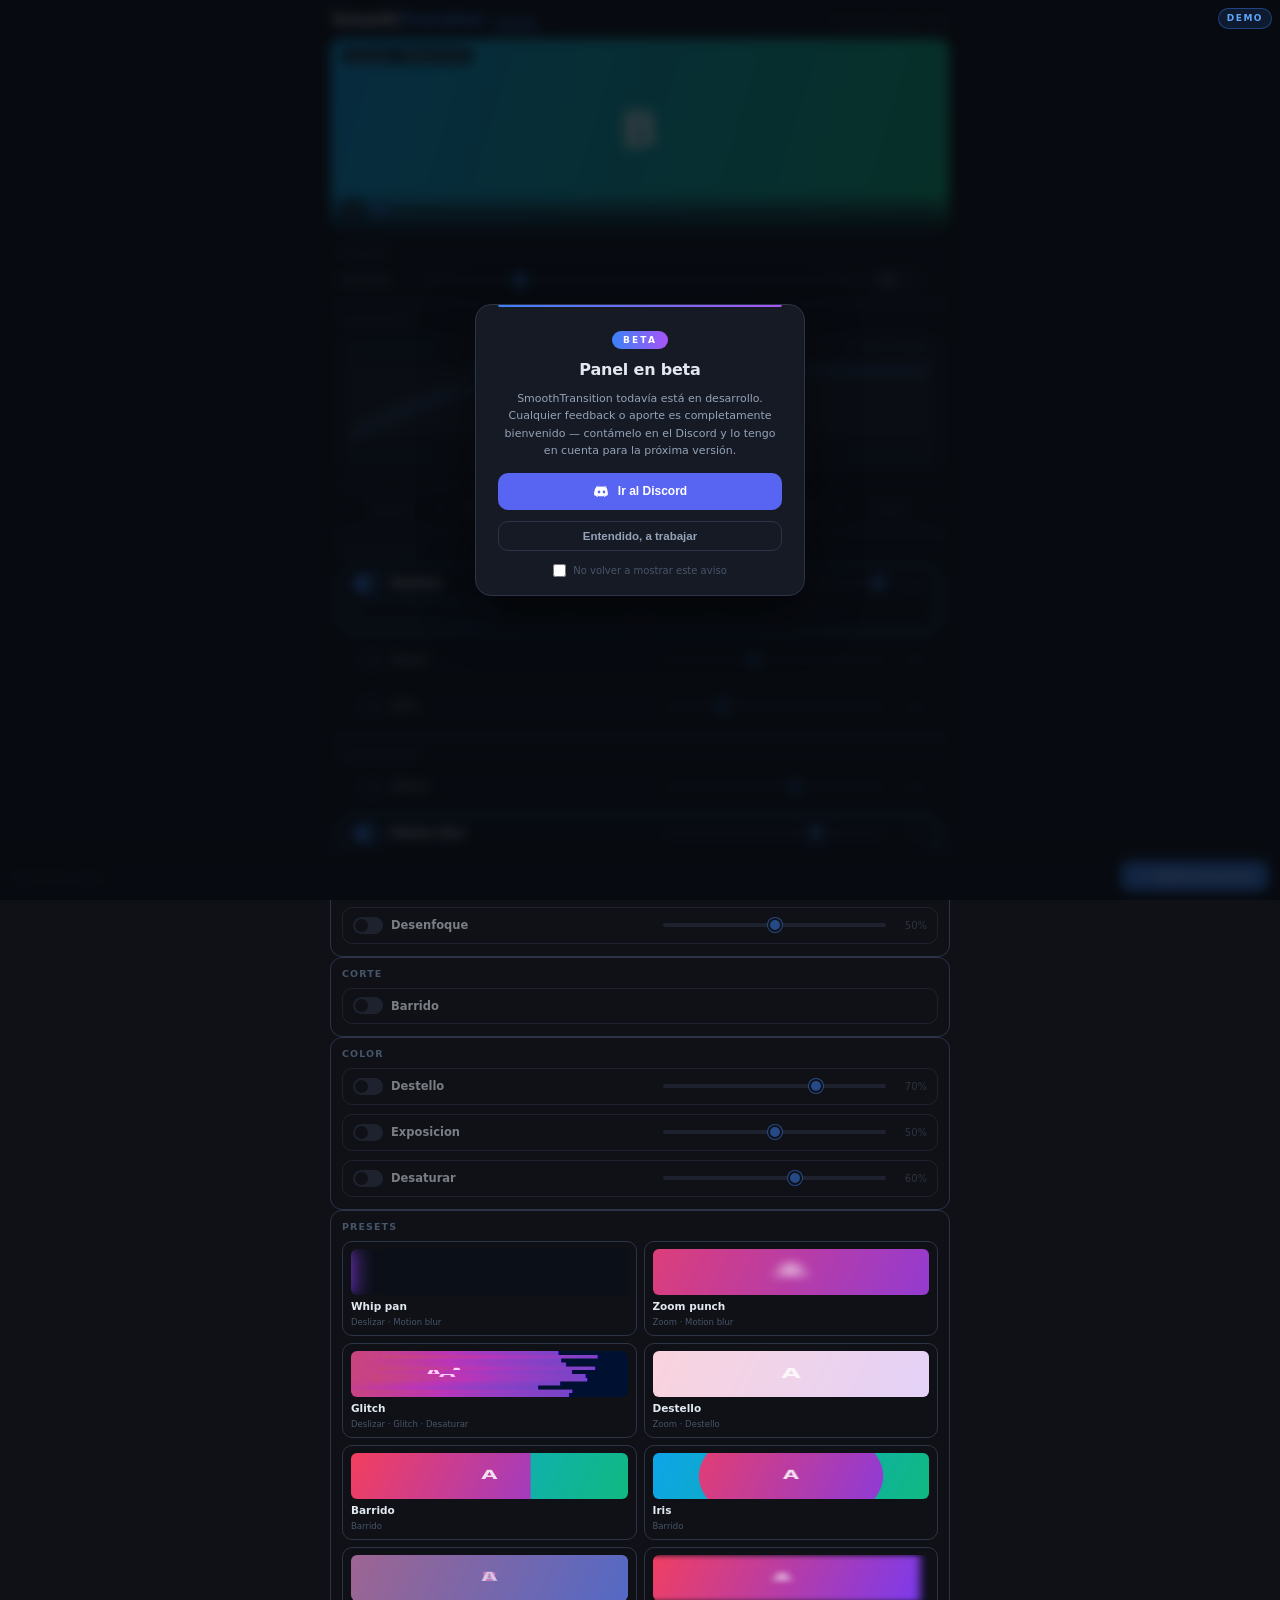
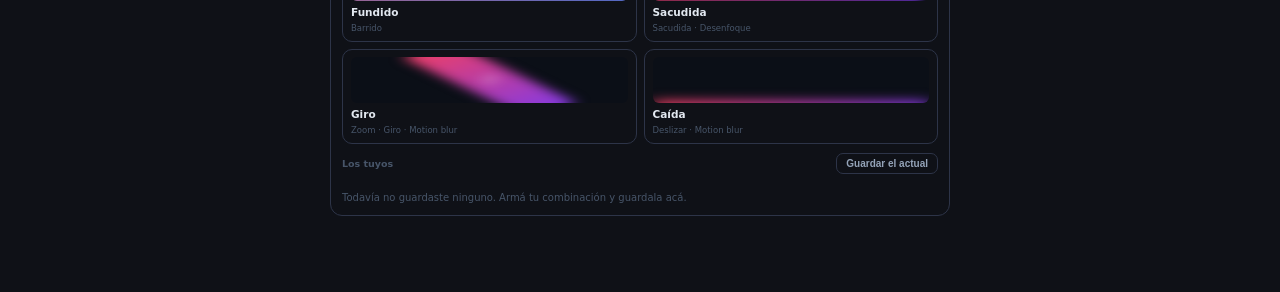
<file: app/SmoothTransition/index.html>
<!DOCTYPE html>
<html lang="es">
<head>
  <meta charset="UTF-8" />
  <meta name="viewport" content="width=device-width, initial-scale=1.0" />
  <title>SmoothTransition</title>
  <link rel="stylesheet" href="../client/css/_variables.css" />
  <link rel="stylesheet" href="../shared/license.css" />
  <link rel="stylesheet" href="css/style.css" />
</head>
<body>
  <div class="st-app">

    <div class="st-top">
      <div class="st-logo" data-no-i18n>Smooth<span>Transition</span></div>
      <span class="st-tier" data-no-i18n>STUDIO</span>
      <span class="sp"></span>
      <span class="st-hint">Transiciones entre clips</span>
    </div>

    <!-- Preview fijo: te sigue al scrollear mientras tocas los controles -->
    <div class="st-stage">
      <canvas id="st-canvas"></canvas>
      <span class="st-status" id="st-status" data-no-i18n>Deslizar · Motion blur</span>
      <div class="st-stage-ctl">
        <button type="button" class="st-stage-btn" id="st-play" title="Reproducir / pausar">
          <svg id="st-play-ico" viewBox="0 0 24 24" fill="currentColor"><rect x="6" y="5" width="4" height="14" rx="1"/><rect x="14" y="5" width="4" height="14" rx="1"/></svg>
        </button>
        <input type="range" id="st-scrub" min="0" max="1000" value="0" class="st-scrub" title="Progreso" />
      </div>
    </div>

    <div class="st-body">

      <!-- ── Tiempo ─────────────────────────────────────────────────────── -->
      <section class="st-card">
        <h3 class="st-h">Tiempo</h3>
        <div class="st-row">
          <label class="st-lb">Duración</label>
          <input type="range" id="st-dur" min="10" max="200" step="5" />
          <input type="number" id="st-dur-n" min="0.1" max="2" step="0.05" class="st-num" />
          <span class="st-u" data-no-i18n>s</span>
        </div>
      </section>

      <!-- ── Curva de velocidad (el mini SmoothCurves) ───────────────────── -->
      <section class="st-card">
        <h3 class="st-h">Velocidad</h3>
        <div class="st-curve-wrap">
          <canvas id="st-curve"></canvas>
          <span class="st-curve-tag" id="st-curve-tag" data-no-i18n></span>
        </div>
        <p class="st-hint-sm">Arrastrá los dos tiradores para cambiar cómo acelera y frena.</p>
        <div class="st-seg" id="st-curve-presets"></div>
      </section>

      <!-- ── Módulos (se pintan solos desde el modelo) ──────────────────── -->
      <div id="st-modulos"></div>

      <!-- ── Presets ────────────────────────────────────────────────────── -->
      <section class="st-card">
        <h3 class="st-h">Presets</h3>
        <div class="st-presets" id="st-presets-fab"></div>
        <div class="st-user-head">
          <span class="st-sub">Los tuyos</span>
          <button type="button" class="st-mini" id="st-save">Guardar el actual</button>
        </div>
        <div class="st-presets" id="st-presets-user"></div>
        <p class="st-empty" id="st-user-empty">Todavía no guardaste ninguno. Armá tu combinación y guardala acá.</p>
      </section>

    </div>

    <!-- ── Aplicar ──────────────────────────────────────────────────────── -->
    <div class="st-foot">
      <span class="st-foot-txt" id="st-foot-txt">Seleccioná 2 capas</span>
      <button type="button" class="st-go" id="st-apply">
        <svg viewBox="0 0 24 24" fill="none" stroke="currentColor" stroke-width="2" stroke-linecap="round" stroke-linejoin="round"><path d="M5 12h14"/><path d="m12 5 7 7-7 7"/></svg>
        <span>Aplicar transición</span>
      </button>
    </div>

    <div class="st-toast" id="st-toast"></div>

    <!-- ── Aviso de beta (se puede silenciar) ───────────────────────────── -->
    <div class="st-beta" id="st-beta" hidden>
      <div class="st-beta-card">
        <span class="st-beta-badge" data-no-i18n>BETA</span>
        <h2 class="st-beta-t">Panel en beta</h2>
        <p class="st-beta-p">
          SmoothTransition todavía está en desarrollo. Cualquier feedback o aporte
          es completamente bienvenido — contámelo en el Discord y lo tengo en cuenta
          para la próxima versión.
        </p>
        <button type="button" class="st-beta-dc" id="st-beta-dc">
          <svg viewBox="0 0 24 24" fill="currentColor" aria-hidden="true"><path d="M19.3 5.3A16.9 16.9 0 0 0 15.1 4l-.2.4a12.6 12.6 0 0 1 3.7 1.9 15.9 15.9 0 0 0-13.2 0A12.6 12.6 0 0 1 9.1 4.4L8.9 4a16.9 16.9 0 0 0-4.2 1.3C2 9.3 1.3 13.2 1.6 17a17 17 0 0 0 5.2 2.6l.6-.9a11 11 0 0 1-1.7-.8l.4-.3a12.1 12.1 0 0 0 10.3 0l.4.3a11 11 0 0 1-1.7.8l.6.9a17 17 0 0 0 5.2-2.6c.4-4.4-.6-8.3-2.6-11.7ZM8.5 14.7c-1 0-1.8-.9-1.8-2s.8-2 1.8-2 1.9.9 1.8 2c0 1.1-.8 2-1.8 2Zm7 0c-1 0-1.8-.9-1.8-2s.8-2 1.8-2 1.9.9 1.8 2c0 1.1-.8 2-1.8 2Z"/></svg>
          <span>Ir al Discord</span>
        </button>
        <button type="button" class="st-beta-ok" id="st-beta-ok">Entendido, a trabajar</button>
        <label class="st-beta-no">
          <input type="checkbox" id="st-beta-never" />
          <span>No volver a mostrar este aviso</span>
        </label>
      </div>
    </div>
  </div>

  <script src="CSInterface.js"></script>
  <script src="../shared/license-config.js"></script>
  <script src="../shared/license.js"></script>
  <script src="../shared/demo-shim.js"></script>
  <script src="../shared/license-boot.js"></script>
  <script src="js/trans.js"></script>
  <script src="js/preview.js"></script>
  <script src="js/app.js"></script>
</body>
</html>
</file>
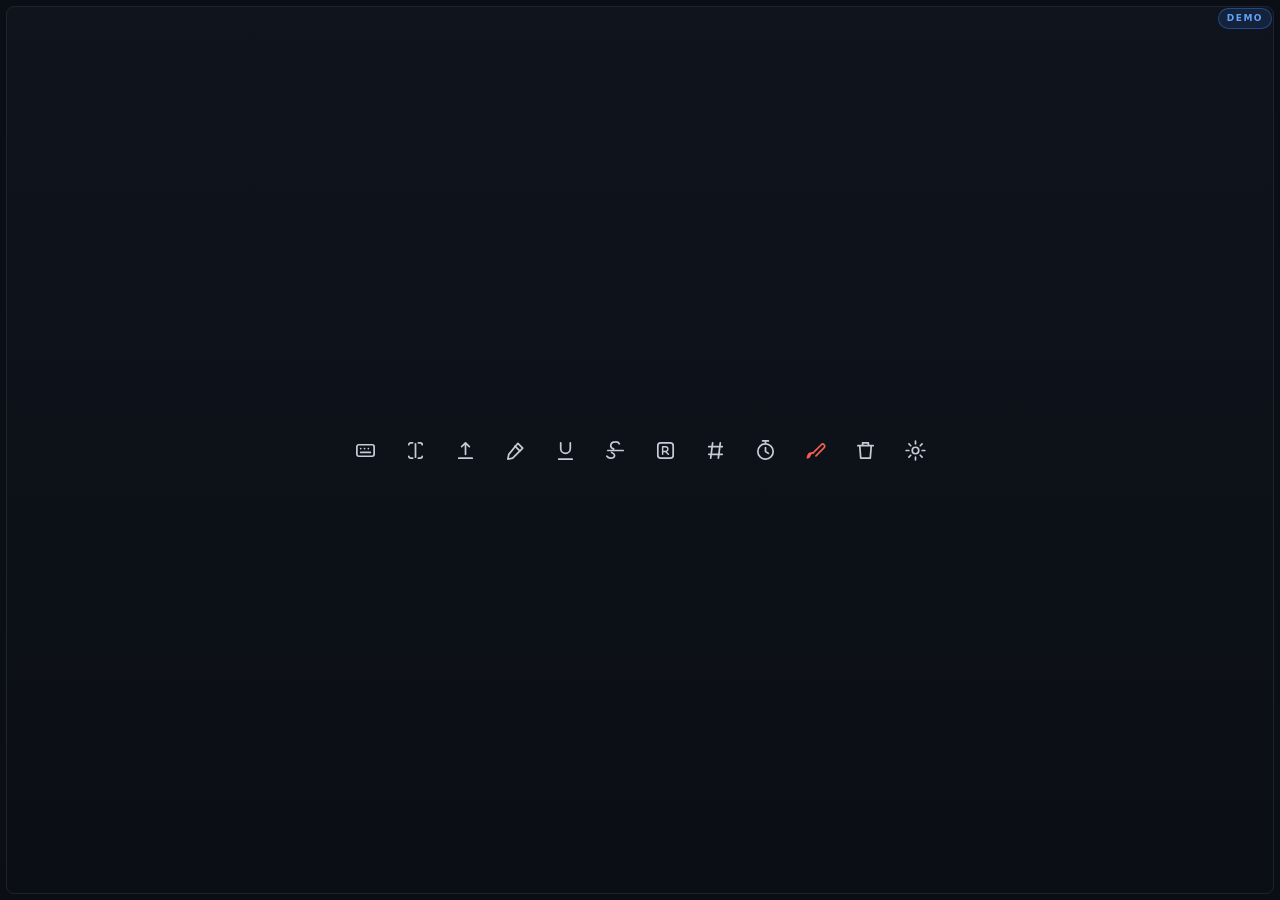
<file: app/SmoothTypo/index.html>
<!DOCTYPE html>
<html lang="es">
<head>
<meta charset="UTF-8">
<meta name="viewport" content="width=device-width, initial-scale=1.0">
<title>SmoothTypo</title>
<link rel="stylesheet" href="css/style.css">
<link rel="stylesheet" href="../shared/license.css">
</head>
<body>
<div id="app">

  <!-- Barra de herramientas -->
  <div id="toolbar">

    <!-- 1 · Crear texto -->
    <button class="tt-btn" data-op="create" title="Crear capa de texto en el centro de la composición">
      <svg viewBox="0 0 24 24" class="ico"><rect x="3" y="6" width="18" height="12" rx="2"/><path d="M7 10h.01M11 10h.01M15 10h.01M7 14h10" class="ln"/></svg>
    </button>

    <!-- 2 · Dividir texto por líneas -->
    <button class="tt-btn" data-op="split" title="Dividir texto · clic: por líneas · Shift: por palabras · Ctrl: por letras">
      <svg viewBox="0 0 24 24" class="ico st"><path d="M9 4H7a2 2 0 00-2 2M9 20H7a2 2 0 01-2-2M15 4h2a2 2 0 012 2M15 20h2a2 2 0 002-2M12 5v14"/></svg>
    </button>

    <!-- 3 · Importar texto desde .txt -->
    <button class="tt-btn" data-op="import" title="Importar líneas desde un .txt a las capas de texto seleccionadas">
      <svg viewBox="0 0 24 24" class="ico st"><path d="M12 16V4M8 8l4-4 4 4M5 20h14"/></svg>
    </button>

    <!-- 4 · Resaltar -->
    <button class="tt-btn" data-op="highlight" title="Crear un resaltado detrás del texto">
      <svg viewBox="0 0 24 24" class="ico st"><path d="M14.5 4.5l5 5L9 20l-5 1 1-5z"/><path d="M11.5 7.5l5 5"/></svg>
    </button>

    <!-- 5 · Subrayar -->
    <button class="tt-btn" data-op="underline" title="Subrayar el texto seleccionado">
      <svg viewBox="0 0 24 24" class="ico st"><path d="M7 4v6a5 5 0 0010 0V4M5 21h14"/></svg>
    </button>

    <!-- 6 · Tachar -->
    <button class="tt-btn" data-op="strike" title="Tachar el texto seleccionado">
      <svg viewBox="0 0 24 24" class="ico st"><path d="M16 5a4 3 0 00-4-2c-3 0-5 1.5-5 4 0 1.7 1.2 2.7 3 3.3M4 12h16M8 14c1.5.7 3 1.4 3 3 0 2-2 3-4 3a5 4 0 01-4-2"/></svg>
    </button>

    <!-- 7 · Reemplazar (buscar y reemplazar) -->
    <button class="tt-btn" data-op="replace" title="Buscar y reemplazar texto en las capas seleccionadas">
      <svg viewBox="0 0 24 24" class="ico st"><rect x="4" y="4" width="16" height="16" rx="3"/><path d="M9 16V8h3a2.5 2.5 0 010 5H9m3 0l3 3" class="thin"/></svg>
    </button>

    <!-- 8 · Contador numérico -->
    <button class="tt-btn" data-op="counter" title="Convertir en contador numérico animado">
      <svg viewBox="0 0 24 24" class="ico st"><path d="M5 8h14M5 16h14M9 4L7 20M17 4l-2 16"/></svg>
    </button>

    <!-- 9 · Máquina de escribir -->
    <button class="tt-btn" data-op="typewriter" title="Animación de máquina de escribir (revelado por caracteres)">
      <svg viewBox="0 0 24 24" class="ico st"><circle cx="12" cy="13" r="8"/><path d="M12 9v4l3 2M12 2v2M9 2h6"/></svg>
    </button>

    <!-- 10 · Estilo (relleno + trazo) -->
    <button class="tt-btn accent" data-op="style" title="Aplicar estilo: relleno y trazo (según Ajustes)">
      <svg viewBox="0 0 24 24" class="ico st"><path d="M9.5 14.5L18 6a2 2 0 013 3l-8.5 8.5"/><path d="M9.5 14.5c-2 0-3 1-3.5 3-.4 1.6-1 2-2.5 2 .8-1 .3-1.7 1-3 .6-1.2 2-2 5-2z"/></svg>
    </button>

    <!-- 11 · Limpiar -->
    <button class="tt-btn" data-op="clean" title="Quitar añadidos de Type Tools de las capas seleccionadas">
      <svg viewBox="0 0 24 24" class="ico st"><path d="M4 7h16M9 7V4h6v3M6 7l1 13h10l1-13"/></svg>
    </button>

    <!-- 12 · Ajustes -->
    <button class="tt-btn" data-op="settings" id="btnSettings" title="Ajustes">
      <svg viewBox="0 0 24 24" class="ico st" stroke-linecap="round"><circle cx="12" cy="12" r="3.4"/><path d="M12 2.3v2.7M12 19v2.7M21.7 12H19M5 12H2.3M18.86 5.14l-1.9 1.9M7.04 16.96l-1.9 1.9M18.86 18.86l-1.9-1.9M7.04 7.04l-1.9-1.9"/></svg>
    </button>

  </div>

  <!-- Modal de Ajustes -->
  <div id="overlay" class="hidden">
    <div id="modal">
      <div class="modal-head">
        <span>Ajustes</span>
        <button id="closeSettings" class="x" title="Cerrar">&times;</button>
      </div>
      <div class="modal-body">

        <div class="set-row">
          <label>Color (relleno / resaltado)</label>
          <input type="color" id="setColor" value="#ffd400">
        </div>

        <div class="set-row">
          <label>Color de trazo</label>
          <input type="color" id="setStrokeColor" value="#000000">
        </div>

        <div class="set-row">
          <label>Grosor de trazo</label>
          <div class="num"><input type="number" id="setStrokeWidth" value="4" min="0" step="0.5"><span>px</span></div>
        </div>

        <div class="set-row">
          <label>Relleno del resaltado</label>
          <div class="num"><input type="number" id="setHiPad" value="6" min="0" step="1"><span>px</span></div>
        </div>

        <div class="set-row">
          <label>Grosor subrayado / tachado</label>
          <div class="num"><input type="number" id="setLineW" value="3" min="1" step="0.5"><span>px</span></div>
        </div>

        <div class="set-row">
          <label>Velocidad máquina de escribir</label>
          <div class="num"><input type="number" id="setTwSpeed" value="0.05" min="0.005" step="0.01"><span>s/car</span></div>
        </div>

        <div class="set-divider"></div>

        <div class="set-row">
          <label>Contador — desde / hasta</label>
          <div class="num2">
            <input type="number" id="setCntFrom" value="0" step="1">
            <input type="number" id="setCntTo" value="100" step="1">
          </div>
        </div>

        <div class="set-row">
          <label>Contador — duración</label>
          <div class="num"><input type="number" id="setCntDur" value="3" min="0.1" step="0.1"><span>s</span></div>
        </div>

        <div class="set-row">
          <label>Contador — decimales</label>
          <div class="num"><input type="number" id="setCntDec" value="0" min="0" max="4" step="1"><span>díg.</span></div>
        </div>

      </div>
      <div class="modal-foot">
        <button id="resetSettings" class="btn-ghost">Restablecer</button>
        <button id="saveSettings" class="btn-primary">Guardar</button>
      </div>
    </div>
  </div>

  <!-- Toast de feedback -->
  <div id="toast"></div>

</div>

<!-- ── Escudo de licencia (HWID + key del bot de Discord) ─────────────────── -->
<div id="lic-overlay" class="lic-overlay">
  <div class="lic-card">
    <div class="onb-logo">Smooth<span>Typo</span></div>
    <h3 class="lic-title">Activa tu licencia</h3>
    <div class="lic-hwid-block">
      <span class="lic-hwid-label">Tu ID de equipo</span>
      <div class="lic-hwid-row">
        <code id="lic-hwid" class="lic-hwid-code" title="">—</code>
        <button type="button" class="lic-copy-btn" id="lic-copy-hwid">Copiar</button>
      </div>
    </div>
    <p class="lic-text">1. Copia el ID → 2. Reclámala en Discord con tu paquete → 3. Pega la key aquí</p>
    <input type="text" id="lic-input" class="lic-input" placeholder="SM-XXXX-XXXX" autocomplete="off" spellcheck="false" maxlength="13" />
    <button type="button" id="lic-activate">Activar licencia</button>
    <button type="button" class="lic-btn-discord" id="lic-discord">Abrir Discord</button>
    <p id="lic-error" class="lic-error hidden"></p>
    <p class="lic-footnote">La misma key de SmoothMotion vale aquí. Válida solo en este equipo.</p>
  </div>
</div>

<script src="js/CSInterface.js"></script>
<script src="../shared/license-config.js"></script>
<script src="../shared/license.js"></script>
<script src="../shared/demo-shim.js"></script>
<script src="../shared/license-boot.js"></script>
<script src="js/main.js"></script>
</body>
</html>
</file>
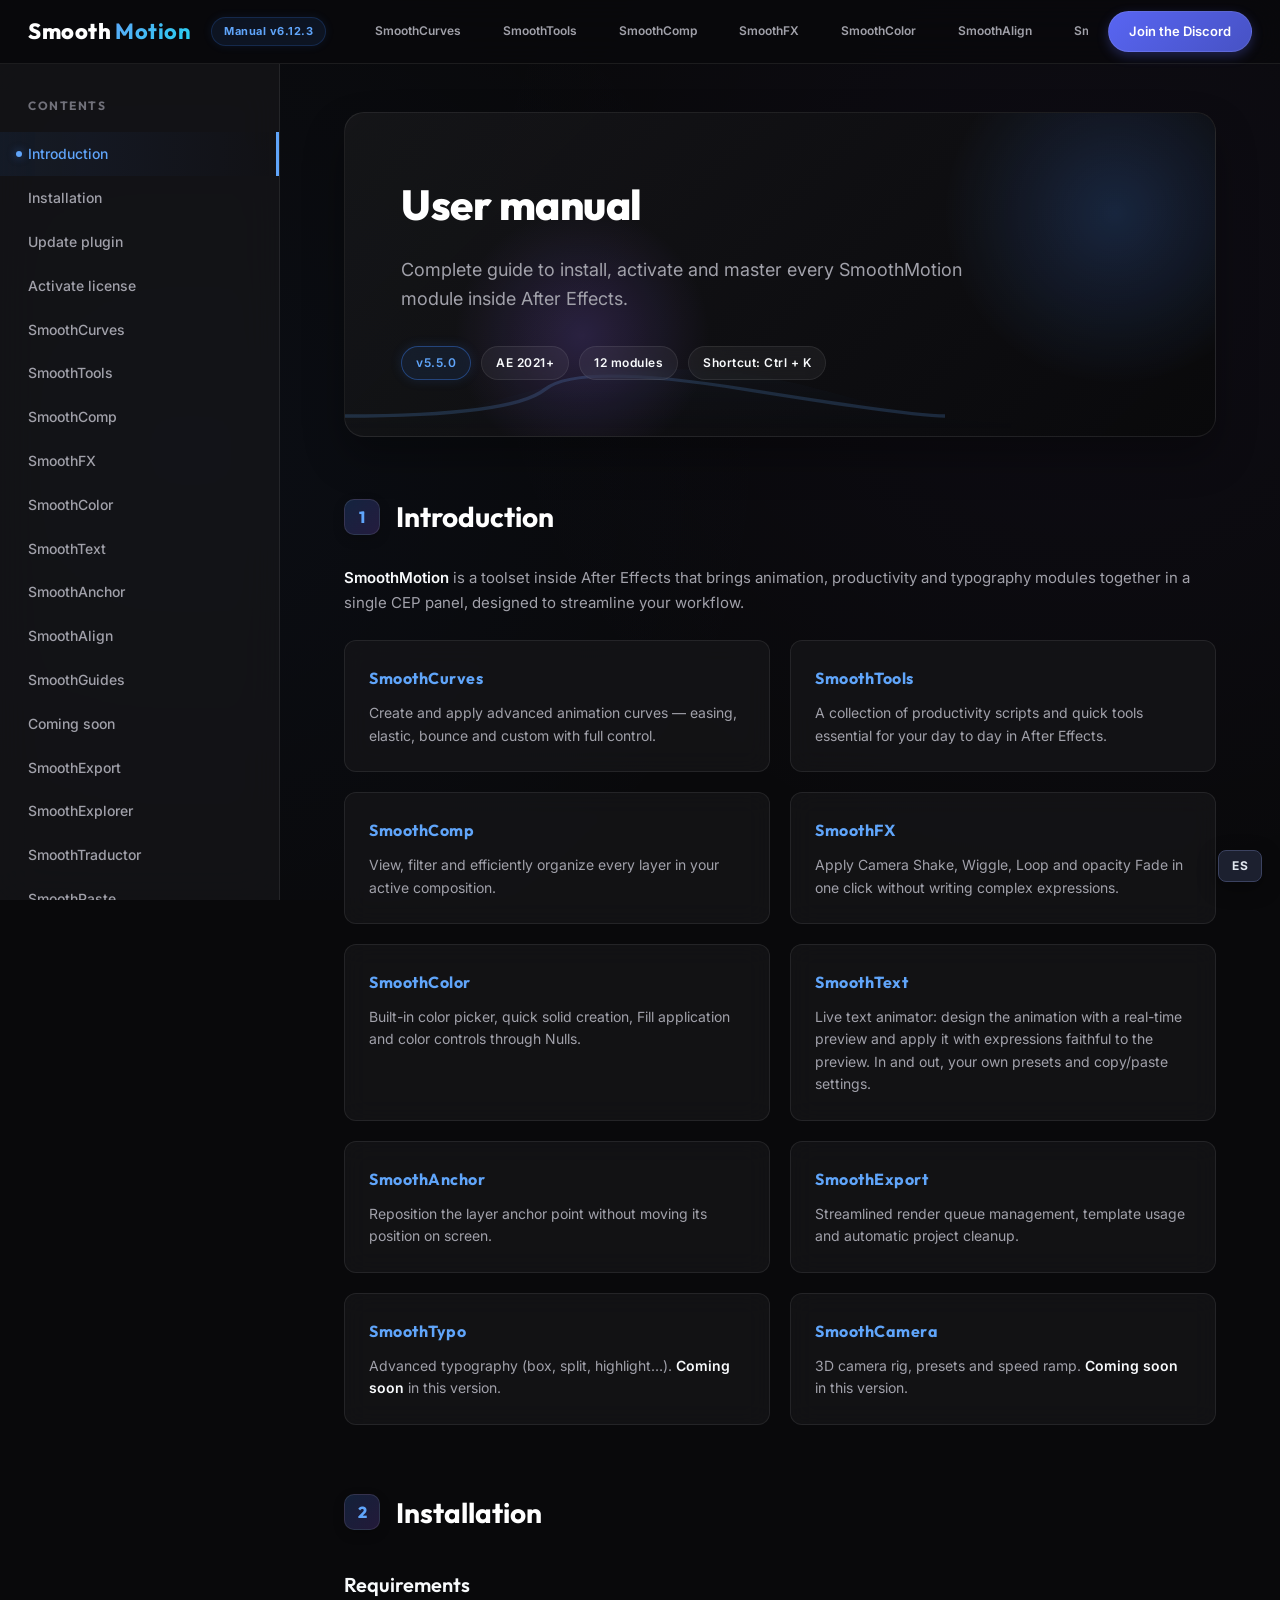
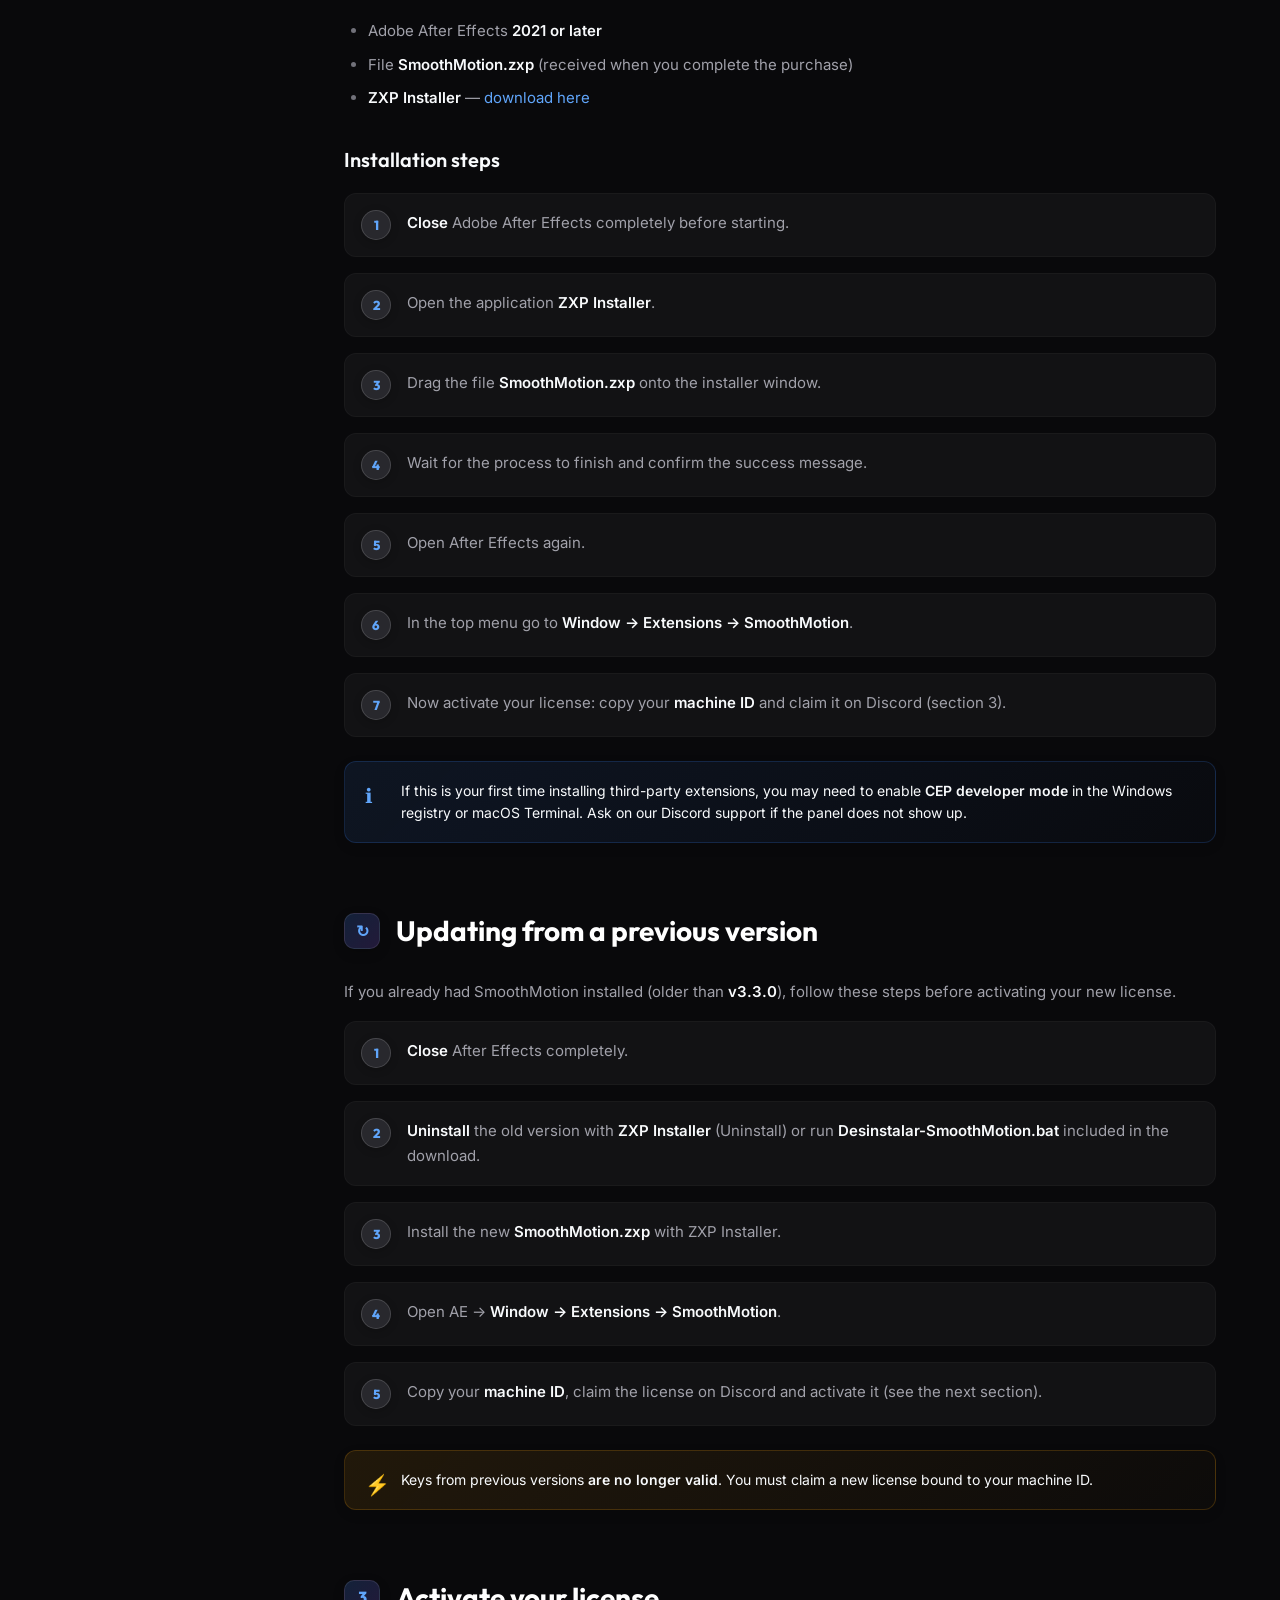
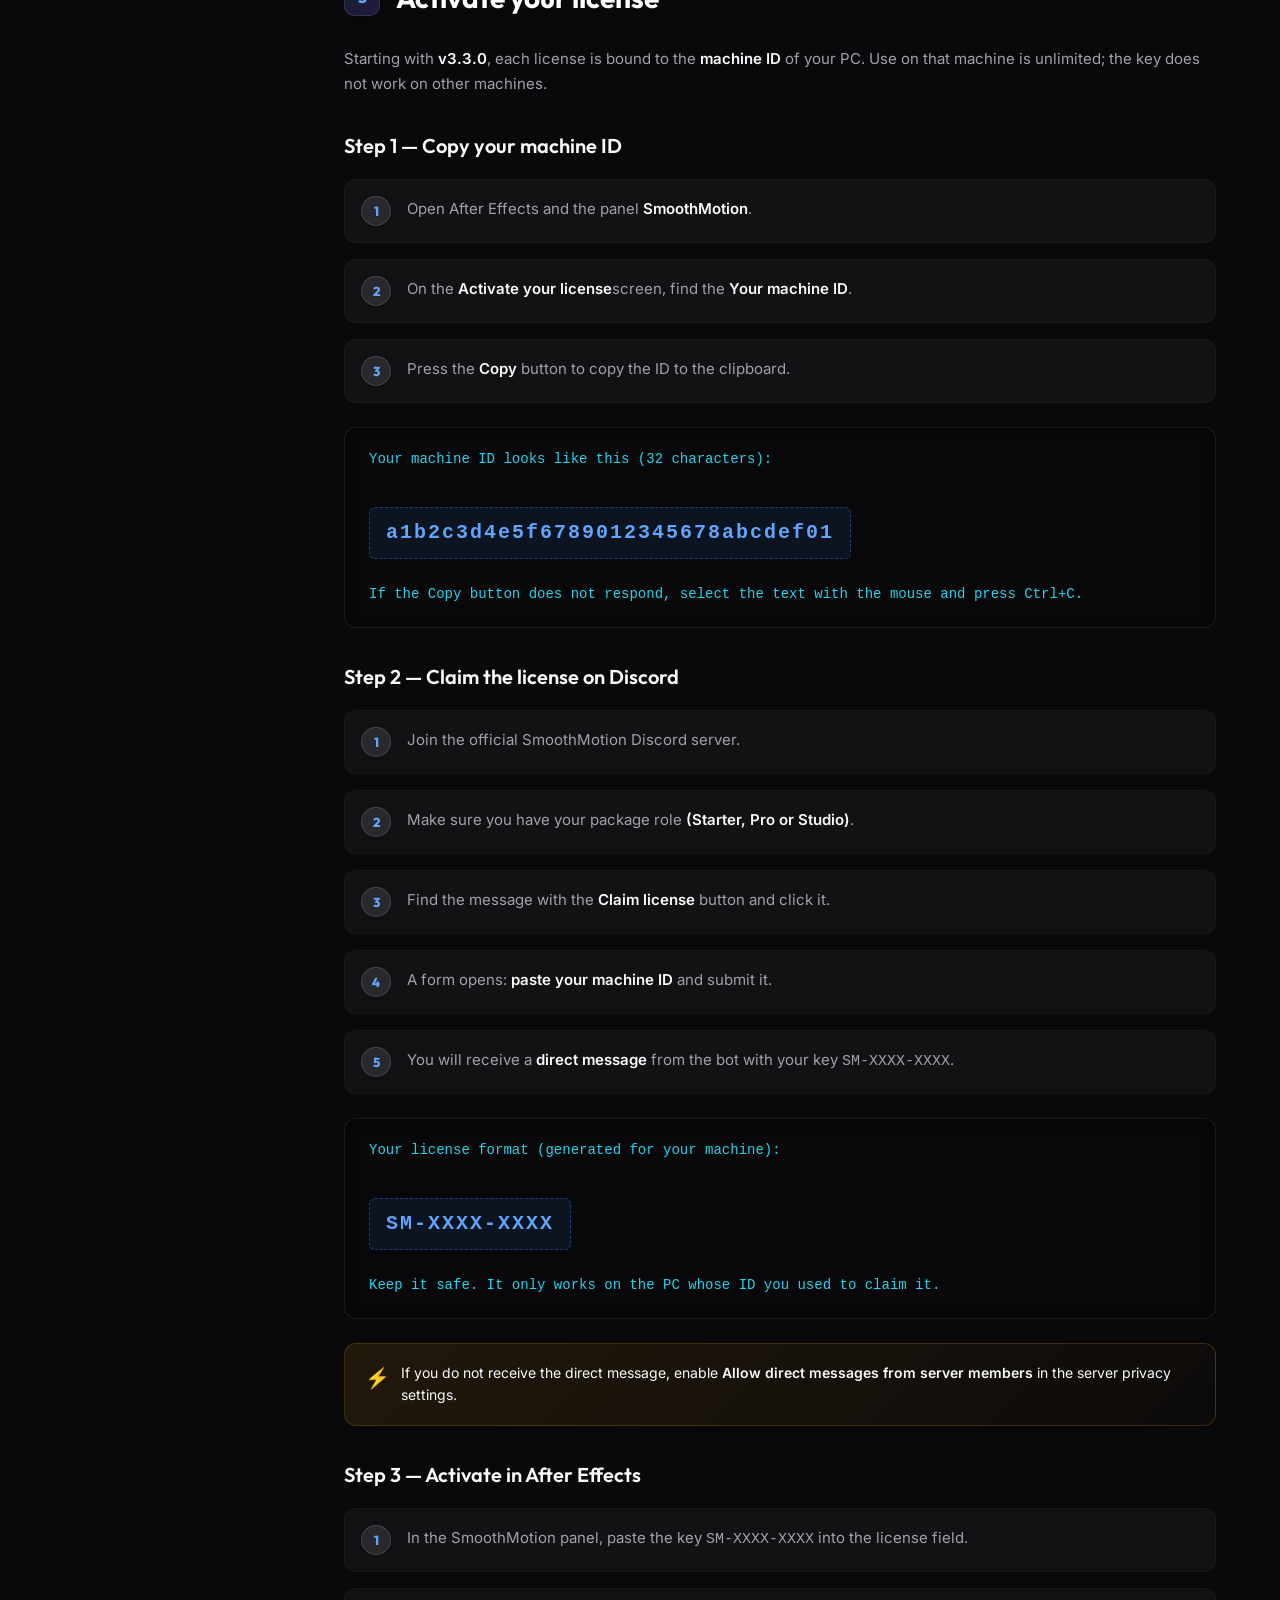
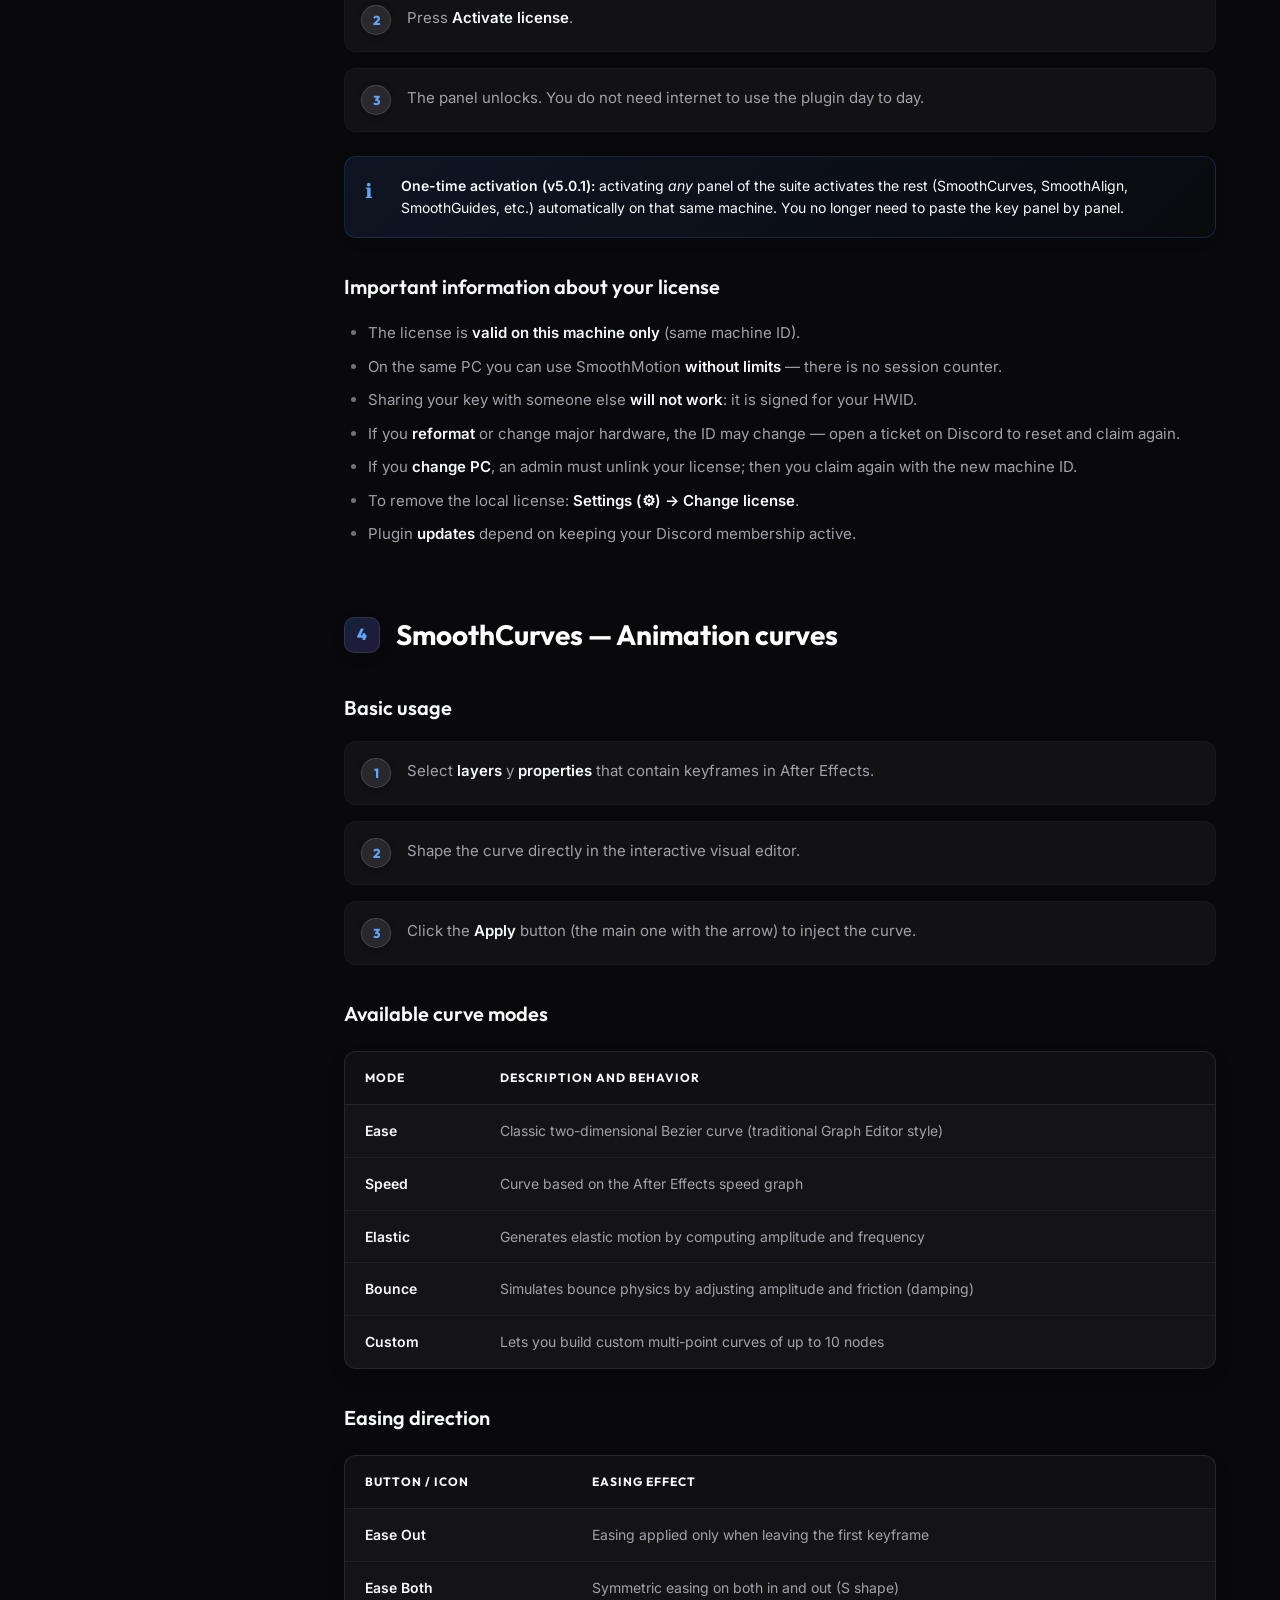
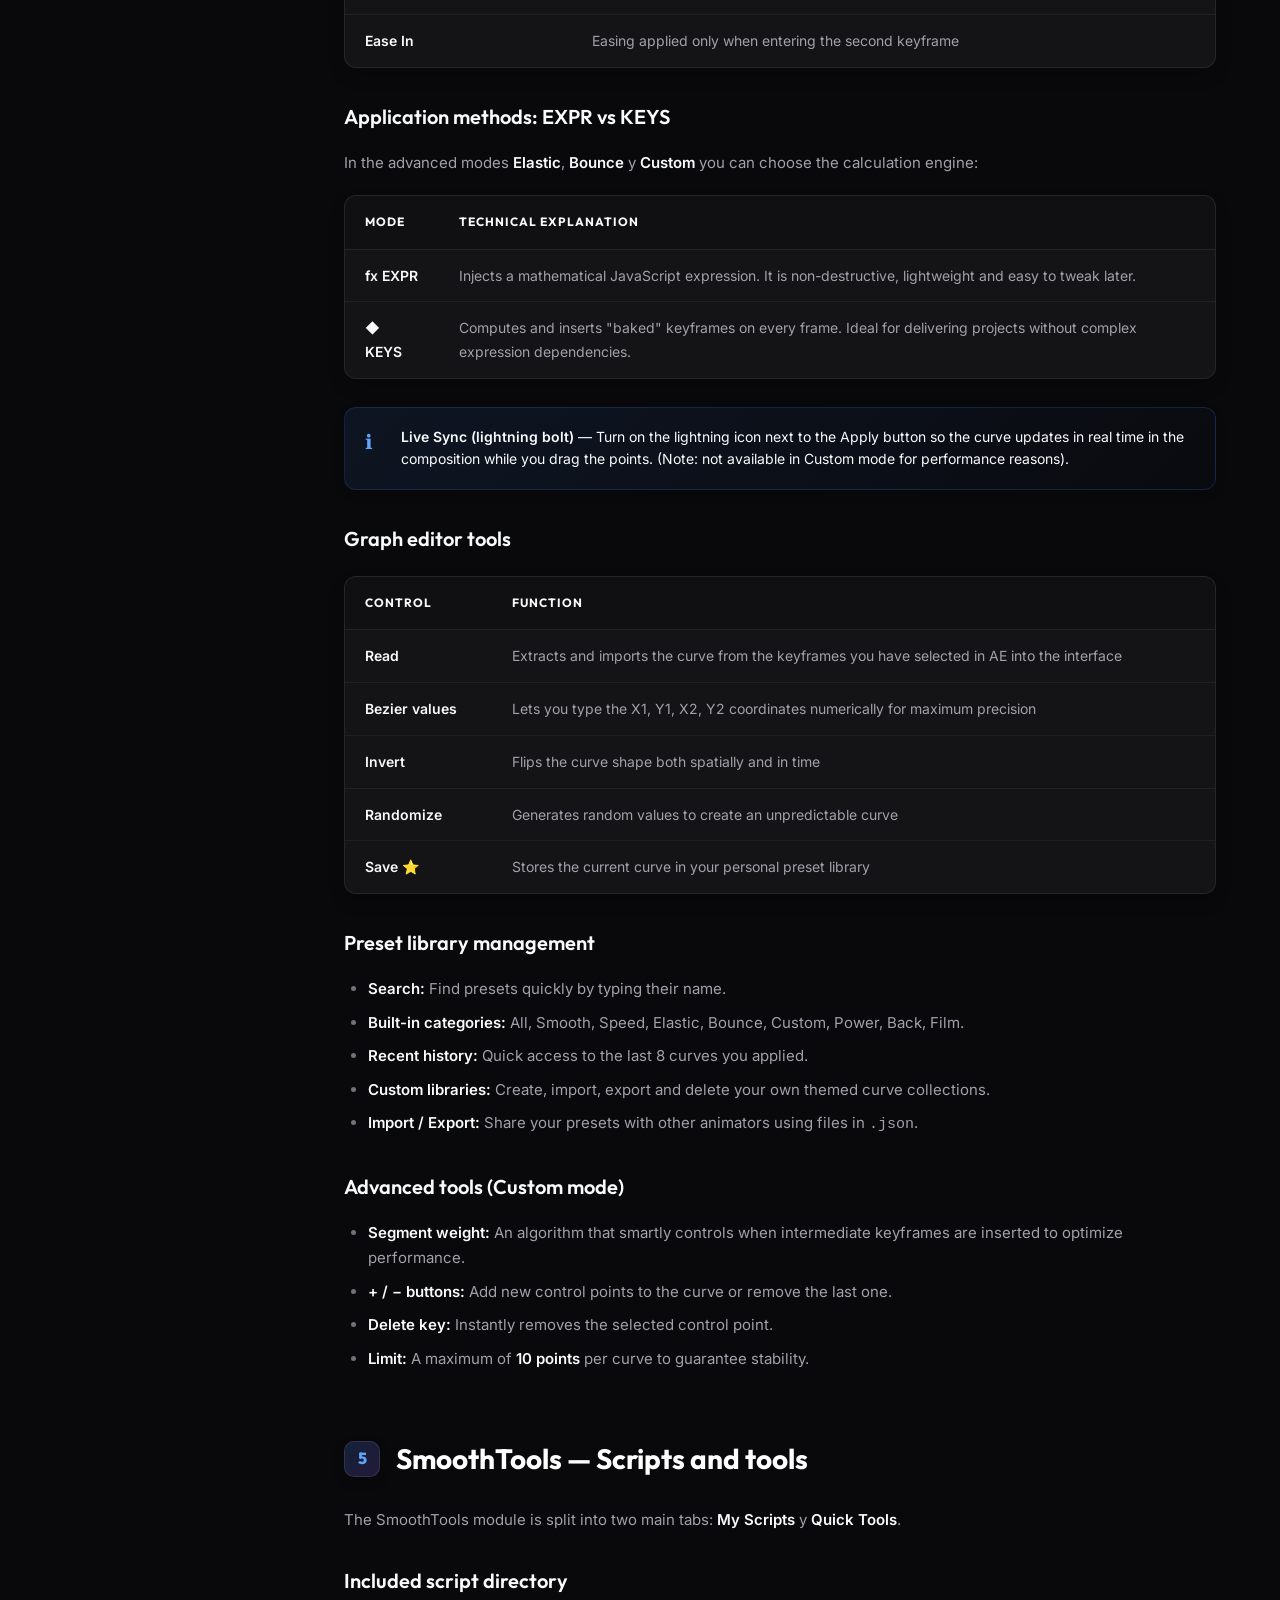
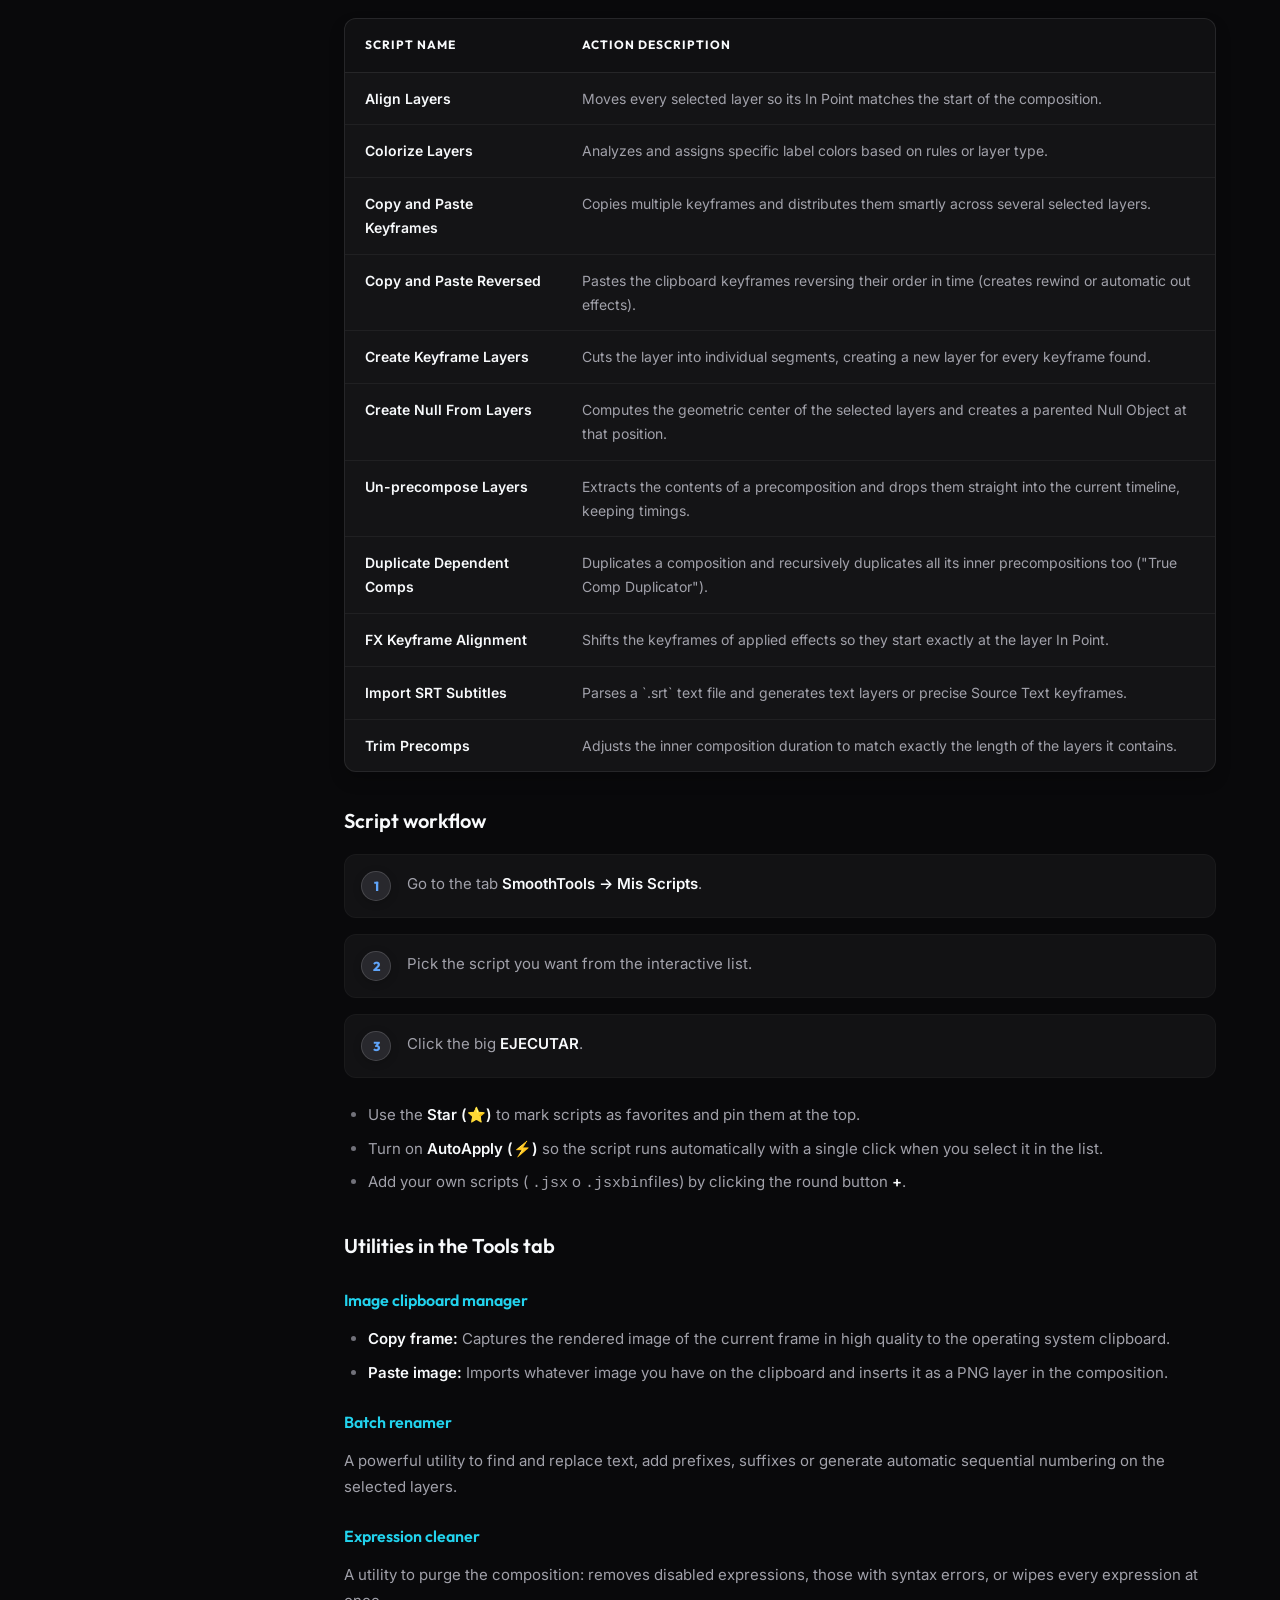
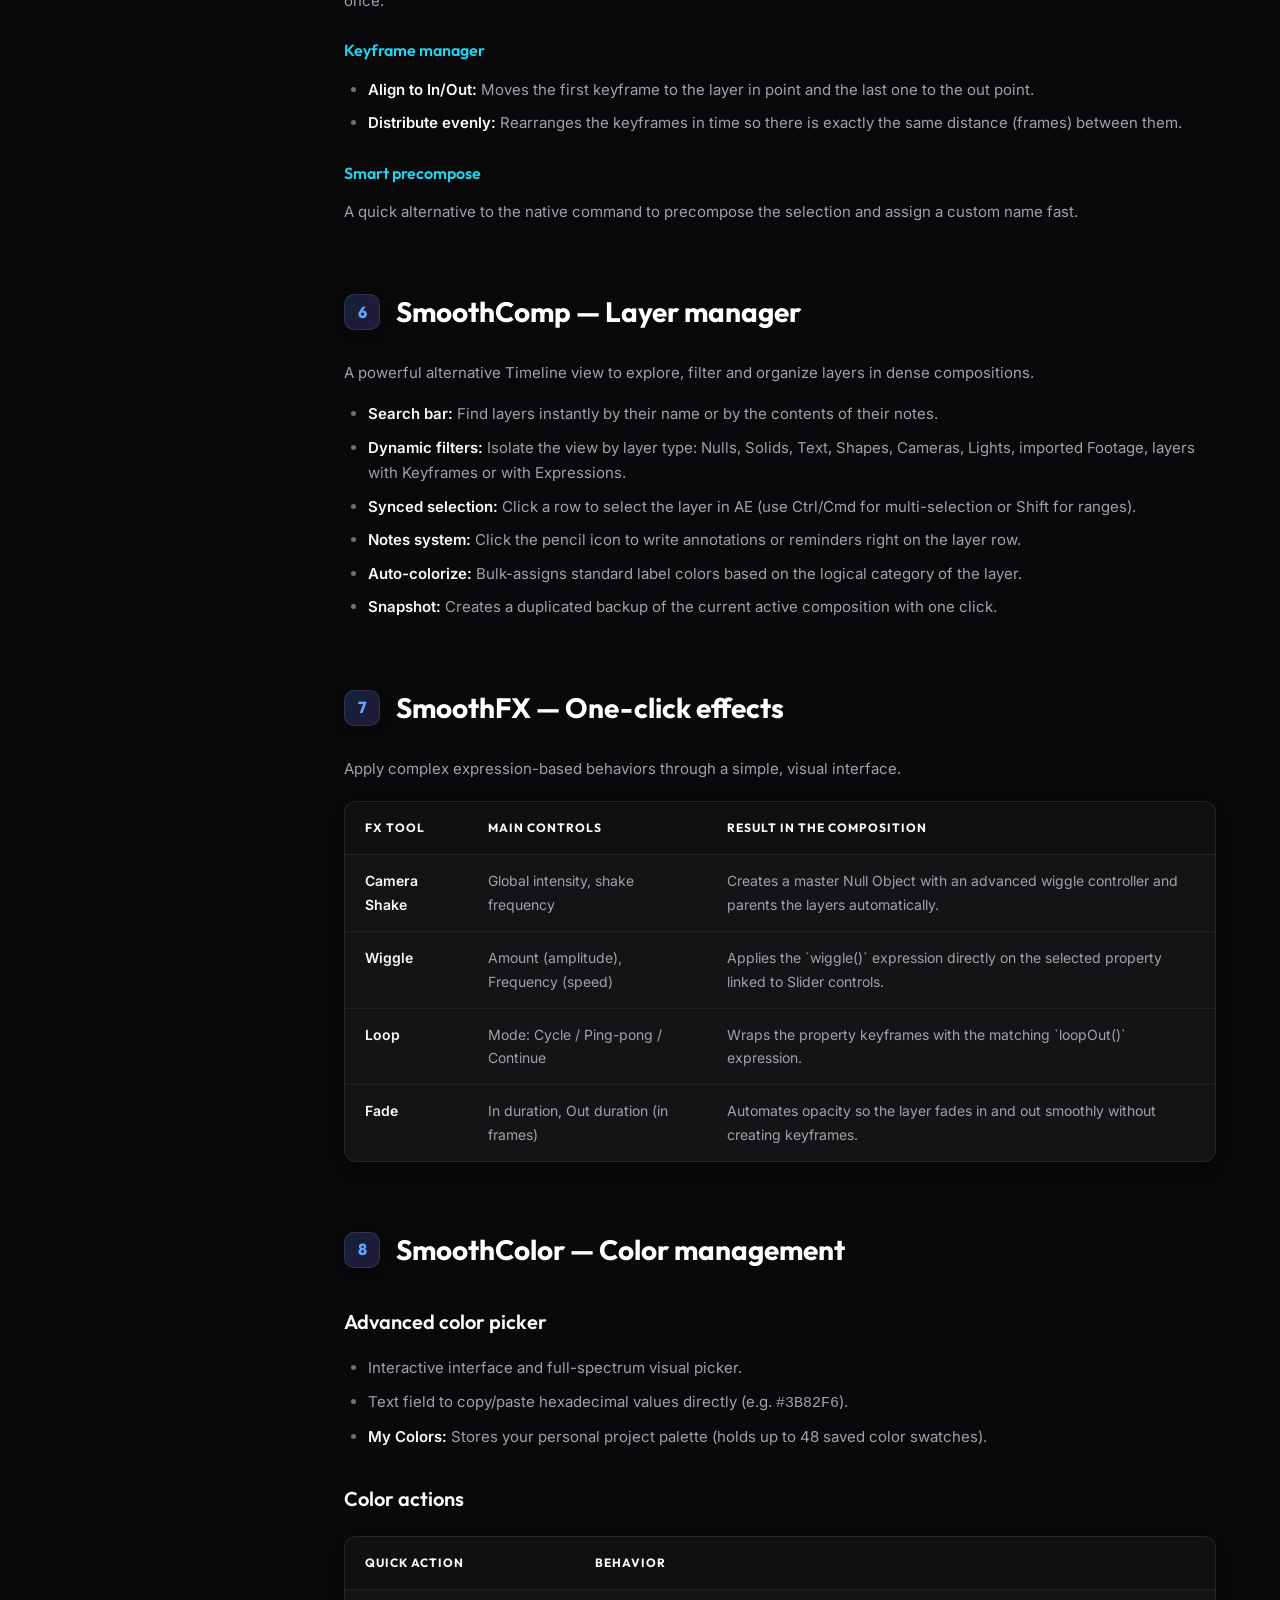
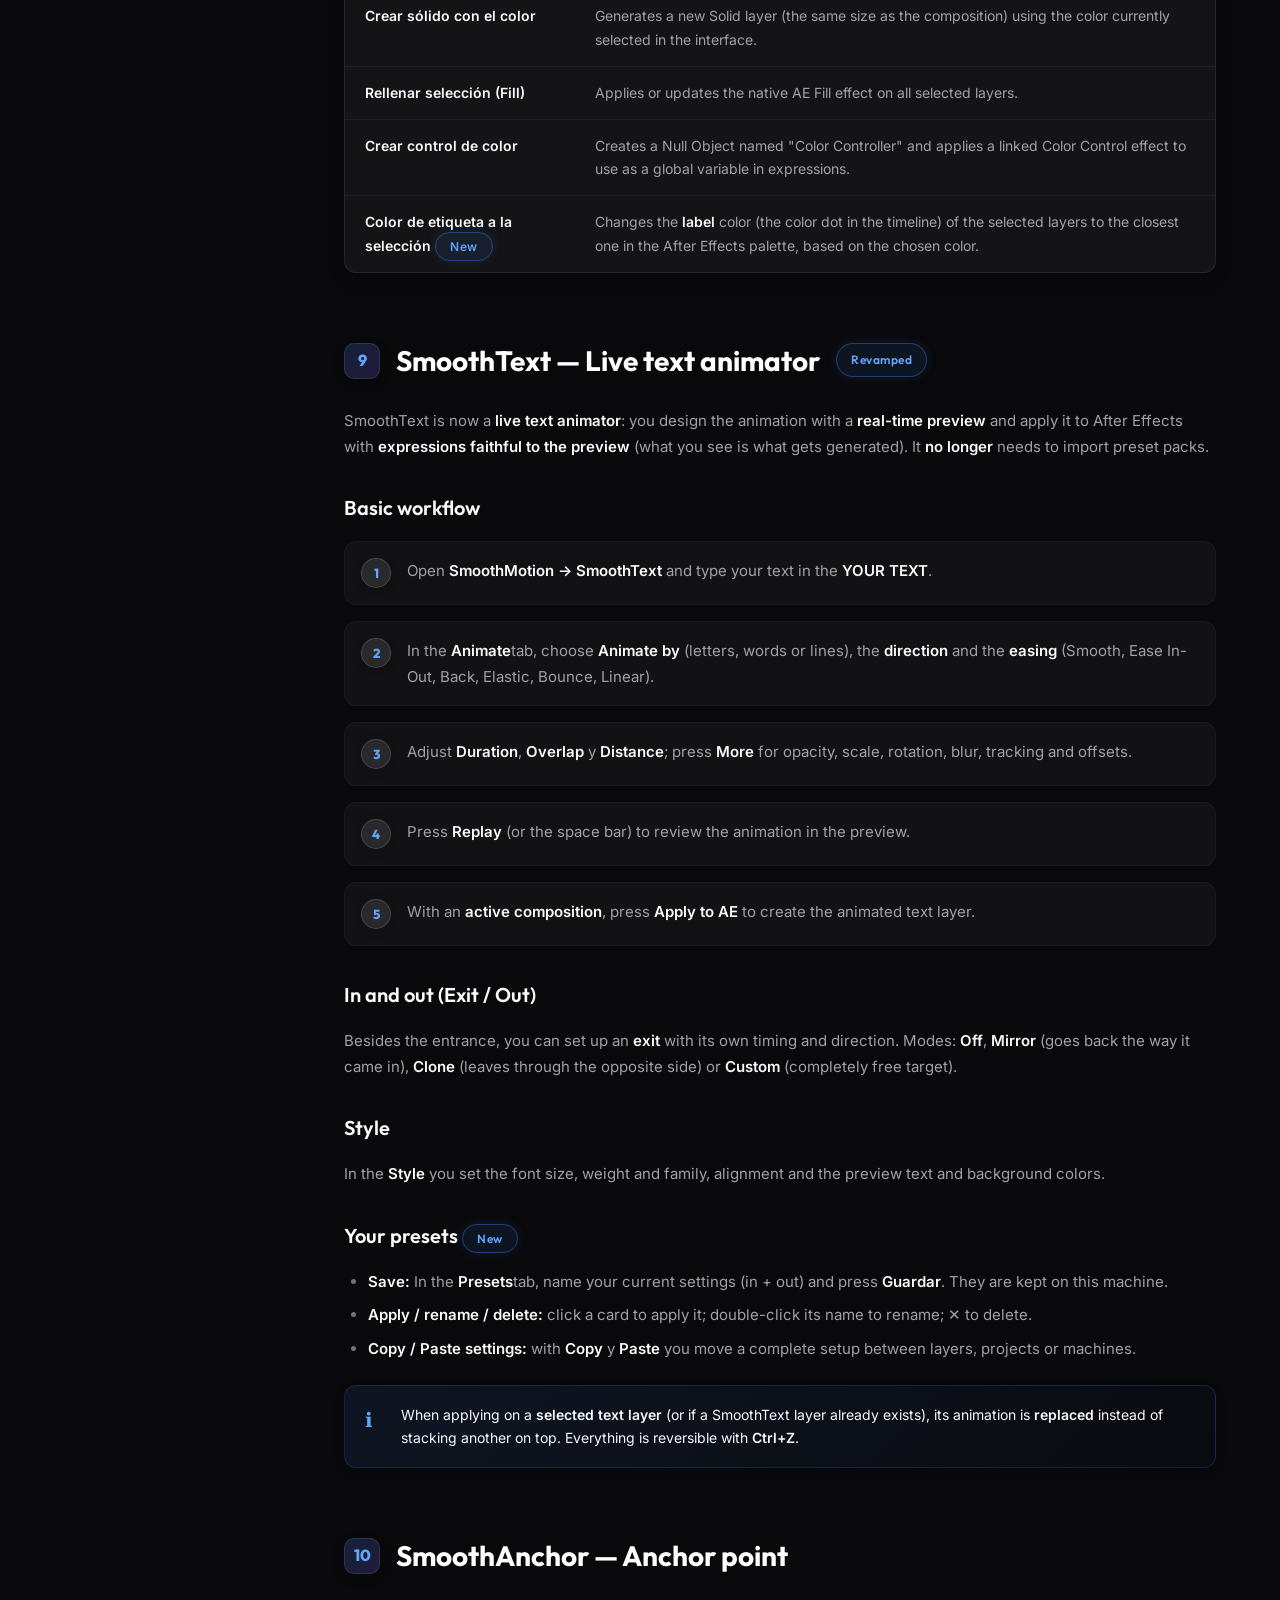
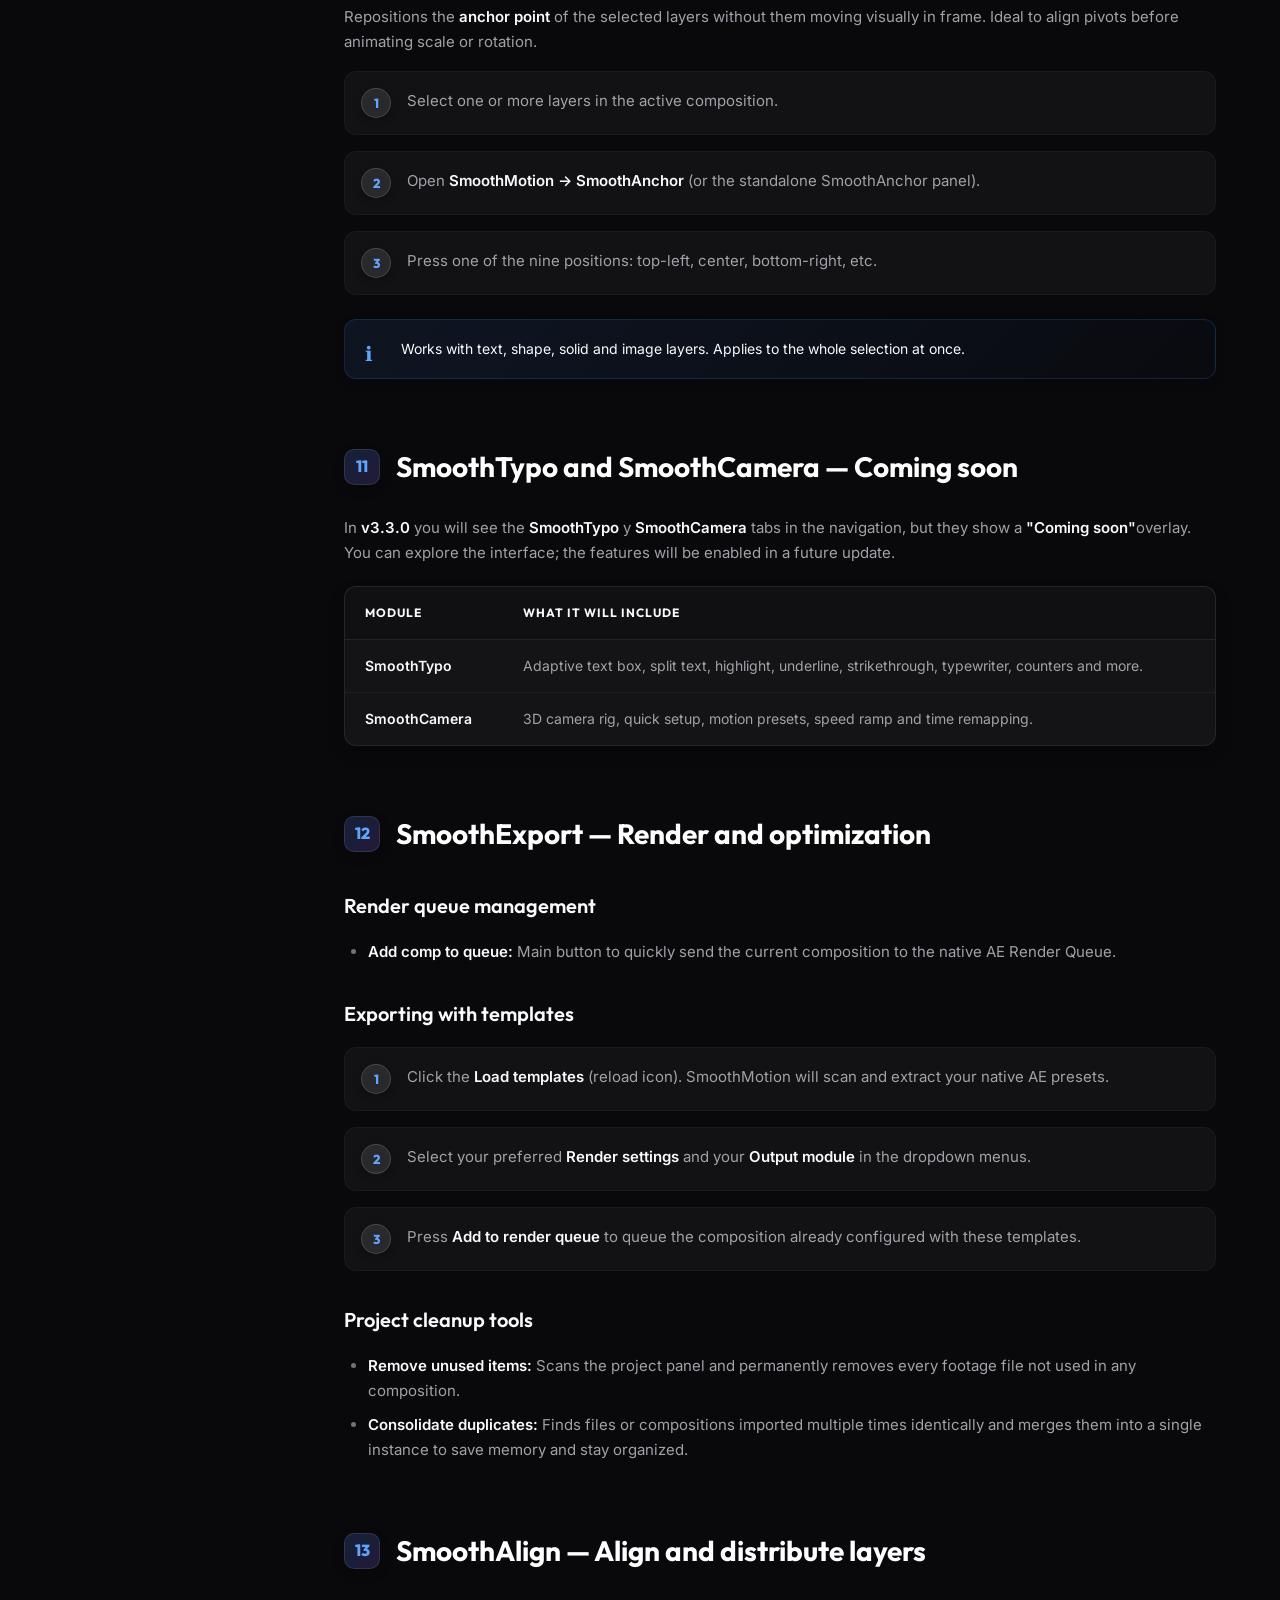
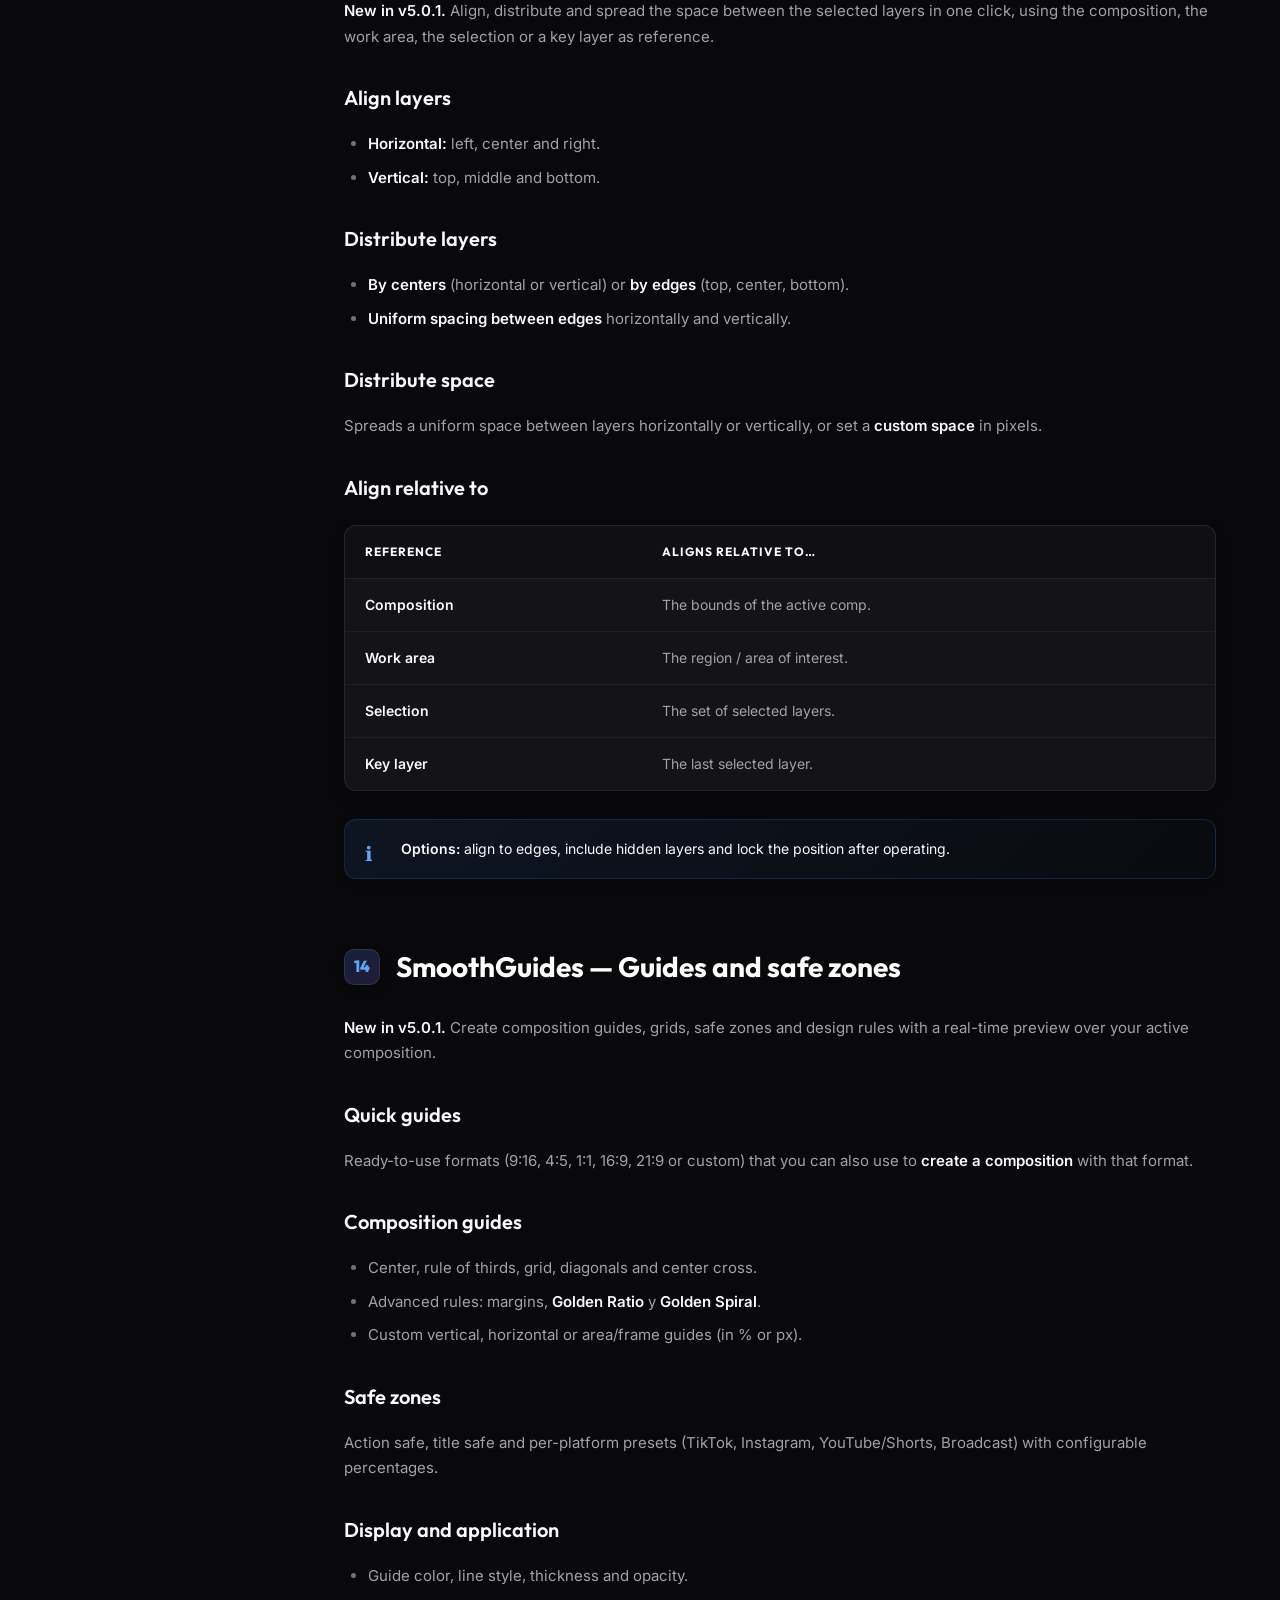
<file: manual/manual-de-usuario.html>
<!DOCTYPE html>
<html lang="es">
<head>
  <meta charset="utf-8" />
  <meta name="viewport" content="width=device-width, initial-scale=1" />
  <title>SmoothMotion — Manual de usuario</title>
  <link rel="preconnect" href="https://fonts.googleapis.com" />
  <link rel="preconnect" href="https://fonts.gstatic.com" crossorigin />
  <link href="https://fonts.googleapis.com/css2?family=Inter:wght@300;400;500;600;700&family=Outfit:wght@400;500;700;800&display=swap" rel="stylesheet" />
  <style>
    :root {
      /* Premium Dark Mode Palette */
      --ec-bg-base: #09090b;       /* Zinc 950 */
      --ec-bg-panel: rgba(24, 24, 27, 0.65); /* Zinc 900 w/ opacity */
      --ec-bg-surface: rgba(39, 39, 42, 0.4); /* Zinc 800 */
      --ec-bg-elevated: rgba(63, 63, 70, 0.5); /* Zinc 700 */
      --ec-bg-input: rgba(9, 9, 11, 0.8);
      
      --ec-border: rgba(255, 255, 255, 0.08);
      --ec-border-bright: rgba(255, 255, 255, 0.15);
      
      --ec-text-primary: #f8fafc;
      --ec-text-secondary: #a1a1aa; /* Zinc 400 */
      --ec-text-muted: #71717a;     /* Zinc 500 */
      
      /* Vibrant Accents */
      --ec-blue: #3b82f6;
      --ec-blue-bright: #60a5fa;
      --ec-blue-glow: rgba(59, 130, 246, 0.5);
      --ec-blue-ghost: rgba(59, 130, 246, 0.1);
      
      --ec-cyan: #22d3ee;
      --ec-violet: #8b5cf6;
      
      --ec-danger: #ef4444;
      --ec-success: #10b981;
      --ec-warning: #f59e0b;
      
      --ec-radius-sm: 8px;
      --ec-radius: 12px;
      --ec-radius-lg: 20px;
      --sidebar-w: 280px;
    }

    * { box-sizing: border-box; margin: 0; padding: 0; }

    html { scroll-behavior: smooth; scroll-padding-top: 100px; }

    body {
      background-color: var(--ec-bg-base);
      background-image: 
        radial-gradient(circle at 15% 50%, rgba(59, 130, 246, 0.04), transparent 50%),
        radial-gradient(circle at 85% 30%, rgba(139, 92, 246, 0.04), transparent 50%);
      background-attachment: fixed;
      color: var(--ec-text-secondary);
      font-family: 'Inter', sans-serif;
      font-size: 15px;
      line-height: 1.7;
      min-height: 100vh;
      overflow-x: hidden;
    }

    h1, h2, h3, h4, h5, h6, .logo {
      font-family: 'Outfit', sans-serif;
    }

    ::-webkit-scrollbar { width: 8px; height: 8px; }
    ::-webkit-scrollbar-track { background: transparent; }
    ::-webkit-scrollbar-thumb { background: var(--ec-bg-elevated); border-radius: 4px; }
    ::-webkit-scrollbar-thumb:hover { background: var(--ec-border-bright); }

    /* ── Top bar (Glassmorphism) ── */
    .topbar {
      position: fixed;
      top: 0;
      left: 0;
      right: 0;
      z-index: 100;
      background: rgba(9, 9, 11, 0.75);
      backdrop-filter: blur(16px);
      -webkit-backdrop-filter: blur(16px);
      border-bottom: 1px solid var(--ec-border);
      height: 64px;
      display: flex;
      align-items: center;
      padding: 0 28px;
      gap: 20px;
      transition: all 0.3s ease;
    }

    .logo {
      font-size: 22px;
      font-weight: 800;
      color: #fff;
      letter-spacing: 0.5px;
      text-decoration: none;
      flex-shrink: 0;
      display: flex;
      align-items: center;
      gap: 4px;
    }

    .logo span { 
      background: linear-gradient(135deg, var(--ec-blue-bright), var(--ec-cyan));
      -webkit-background-clip: text;
      -webkit-text-fill-color: transparent;
      font-weight: 700; 
    }

    .topbar-badge {
      font-size: 11px;
      font-weight: 700;
      letter-spacing: 0.5px;
      color: var(--ec-blue-bright);
      background: var(--ec-blue-ghost);
      border: 1px solid rgba(59, 130, 246, 0.2);
      border-radius: 999px;
      padding: 4px 12px;
      box-shadow: 0 0 10px rgba(59, 130, 246, 0.1);
    }

    .topbar-nav {
      display: flex;
      gap: 8px;
      overflow-x: auto;
      flex: 1;
      margin-left: 12px;
      scrollbar-width: none;
      align-items: center;
    }

    .topbar-nav::-webkit-scrollbar { display: none; }

    .module-pill {
      background: transparent;
      border: 1px solid transparent;
      border-radius: 99px;
      color: var(--ec-text-secondary);
      cursor: pointer;
      font-family: 'Inter', sans-serif;
      font-size: 12px;
      font-weight: 600;
      padding: 6px 16px;
      transition: all 0.2s ease;
      white-space: nowrap;
      text-decoration: none;
    }

    .module-pill:hover { 
      color: #fff; 
      background: var(--ec-bg-surface);
    }
    
    .module-pill.active { 
      color: #fff; 
      background: var(--ec-bg-surface);
      border-color: var(--ec-border-bright);
      box-shadow: 0 4px 12px rgba(0,0,0,0.2);
    }

    .btn-discord {
      flex-shrink: 0;
      background: linear-gradient(135deg, #5865F2, #4752C4);
      border: 1px solid rgba(255,255,255,0.1);
      border-radius: 99px;
      color: #fff;
      cursor: pointer;
      font-family: 'Inter', sans-serif;
      font-size: 13px;
      font-weight: 600;
      padding: 8px 20px;
      text-decoration: none;
      transition: all 0.2s ease;
      box-shadow: 0 4px 12px rgba(88, 101, 242, 0.3);
    }

    .btn-discord:hover { 
      transform: translateY(-2px);
      box-shadow: 0 6px 16px rgba(88, 101, 242, 0.4);
      filter: brightness(1.1);
    }
    .btn-discord:active { transform: translateY(0); }

    /* ── Layout ── */
    .layout {
      display: flex;
      padding-top: 64px;
      min-height: 100vh;
    }

    .sidebar {
      position: fixed;
      top: 64px;
      left: 0;
      width: var(--sidebar-w);
      height: calc(100vh - 64px);
      background: var(--ec-bg-panel);
      backdrop-filter: blur(20px);
      -webkit-backdrop-filter: blur(20px);
      border-right: 1px solid var(--ec-border);
      overflow-y: auto;
      padding: 32px 0 40px;
    }

    .sidebar-label {
      font-family: 'Outfit', sans-serif;
      font-size: 12px;
      font-weight: 700;
      letter-spacing: 1.5px;
      text-transform: uppercase;
      color: var(--ec-text-muted);
      padding: 0 28px 16px;
    }

    .sidebar nav a {
      display: block;
      color: var(--ec-text-secondary);
      font-size: 14px;
      font-weight: 500;
      padding: 10px 28px;
      text-decoration: none;
      border-right: 3px solid transparent;
      transition: all 0.2s ease;
      position: relative;
    }

    .sidebar nav a::before {
      content: '';
      position: absolute;
      left: 16px;
      top: 50%;
      transform: translateY(-50%);
      width: 6px;
      height: 6px;
      border-radius: 50%;
      background: var(--ec-border-bright);
      opacity: 0;
      transition: all 0.2s ease;
    }

    .sidebar nav a:hover {
      color: var(--ec-text-primary);
      background: rgba(255, 255, 255, 0.02);
    }
    .sidebar nav a:hover::before { opacity: 0.5; }

    .sidebar nav a.active {
      color: var(--ec-blue-bright);
      background: linear-gradient(90deg, rgba(59, 130, 246, 0.08), transparent);
      border-right-color: var(--ec-blue-bright);
    }
    
    .sidebar nav a.active::before {
      opacity: 1;
      background: var(--ec-blue-bright);
      box-shadow: 0 0 8px var(--ec-blue-glow);
    }

    .sidebar-meta {
      margin-top: 32px;
      padding: 24px 28px 0;
      border-top: 1px solid var(--ec-border);
      font-size: 12px;
      color: var(--ec-text-muted);
      line-height: 1.6;
    }

    .main {
      margin-left: var(--sidebar-w);
      flex: 1;
      padding: 48px 64px 100px;
      max-width: 1000px;
    }

    /* ── Hero ── */
    .hero {
      background: linear-gradient(135deg, rgba(24, 24, 27, 0.8), rgba(9, 9, 11, 0.9));
      border: 1px solid var(--ec-border);
      border-radius: var(--ec-radius-lg);
      padding: 56px;
      margin-bottom: 56px;
      position: relative;
      overflow: hidden;
      box-shadow: 0 20px 40px rgba(0,0,0,0.3);
    }

    .hero::before {
      content: '';
      position: absolute;
      top: -100px;
      right: -100px;
      width: 400px;
      height: 400px;
      background: radial-gradient(circle, var(--ec-blue-glow) 0%, transparent 60%);
      pointer-events: none;
      opacity: 0.4;
      mix-blend-mode: screen;
    }
    
    .hero::after {
      content: '';
      position: absolute;
      bottom: -50px;
      left: 10%;
      width: 300px;
      height: 300px;
      background: radial-gradient(circle, rgba(139, 92, 246, 0.2) 0%, transparent 60%);
      pointer-events: none;
      mix-blend-mode: screen;
    }

    .hero-curve {
      position: absolute;
      bottom: 0;
      left: 0;
      right: 0;
      height: 80px;
      opacity: 0.2;
    }

    .hero h1 {
      font-size: 42px;
      font-weight: 800;
      color: #fff;
      margin-bottom: 16px;
      letter-spacing: -0.5px;
      position: relative;
      z-index: 2;
    }

    .hero-sub {
      font-size: 18px;
      color: var(--ec-text-secondary);
      margin-bottom: 32px;
      max-width: 600px;
      line-height: 1.6;
      position: relative;
      z-index: 2;
    }

    .hero-tags {
      display: flex;
      flex-wrap: wrap;
      gap: 10px;
      position: relative;
      z-index: 2;
    }

    .tag {
      background: rgba(255, 255, 255, 0.05);
      backdrop-filter: blur(8px);
      border: 1px solid var(--ec-border);
      border-radius: 99px;
      color: var(--ec-text-primary);
      font-size: 12px;
      font-weight: 600;
      padding: 6px 14px;
      letter-spacing: 0.5px;
    }

    .tag.accent {
      background: var(--ec-blue-ghost);
      border-color: rgba(59, 130, 246, 0.4);
      color: var(--ec-blue-bright);
      box-shadow: 0 0 12px rgba(59, 130, 246, 0.15);
    }

    /* ── Sections ── */
    section {
      margin-bottom: 64px;
      scroll-margin-top: 100px;
      animation: fadeIn 0.8s ease backwards;
    }

    @keyframes fadeIn {
      from { opacity: 0; transform: translateY(10px); }
      to { opacity: 1; transform: translateY(0); }
    }

    section:nth-child(2) { animation-delay: 0.1s; }
    section:nth-child(3) { animation-delay: 0.2s; }
    section:nth-child(4) { animation-delay: 0.3s; }

    section h2 {
      font-size: 28px;
      font-weight: 700;
      color: #fff;
      margin-bottom: 24px;
      display: flex;
      align-items: center;
      gap: 16px;
    }

    section h2 .num {
      display: inline-flex;
      align-items: center;
      justify-content: center;
      width: 36px;
      height: 36px;
      background: linear-gradient(135deg, rgba(59, 130, 246, 0.2), rgba(139, 92, 246, 0.2));
      border: 1px solid rgba(255, 255, 255, 0.1);
      border-radius: 10px;
      color: var(--ec-blue-bright);
      font-size: 16px;
      font-family: 'Outfit', sans-serif;
      font-weight: 800;
      flex-shrink: 0;
      box-shadow: 0 4px 12px rgba(0,0,0,0.2);
    }

    section h3 {
      font-size: 20px;
      font-weight: 600;
      color: var(--ec-text-primary);
      margin: 32px 0 16px;
    }

    section h4 {
      font-size: 16px;
      font-weight: 600;
      color: var(--ec-cyan);
      margin: 24px 0 12px;
    }

    section p { margin-bottom: 16px; }

    section ul, section ol {
      margin: 0 0 20px 24px;
    }

    section li { margin-bottom: 8px; }
    section li::marker { color: var(--ec-text-muted); }

    strong { color: var(--ec-text-primary); font-weight: 600; }

    /* ── Module cards grid (Glassmorphism) ── */
    .module-grid {
      display: grid;
      grid-template-columns: repeat(auto-fill, minmax(280px, 1fr));
      gap: 20px;
      margin: 24px 0;
    }

    .module-card {
      background: var(--ec-bg-panel);
      backdrop-filter: blur(12px);
      -webkit-backdrop-filter: blur(12px);
      border: 1px solid var(--ec-border);
      border-radius: var(--ec-radius);
      padding: 24px;
      transition: all 0.3s cubic-bezier(0.25, 0.8, 0.25, 1);
      position: relative;
      overflow: hidden;
    }

    .module-card::before {
      content: '';
      position: absolute;
      top: 0; left: 0; right: 0; height: 2px;
      background: linear-gradient(90deg, transparent, var(--ec-blue-bright), transparent);
      opacity: 0;
      transition: opacity 0.3s ease;
    }

    .module-card:hover {
      border-color: rgba(255, 255, 255, 0.2);
      transform: translateY(-4px);
      box-shadow: 0 12px 24px rgba(0, 0, 0, 0.4), 0 0 20px rgba(59, 130, 246, 0.1);
      background: rgba(39, 39, 42, 0.7);
    }
    
    .module-card:hover::before { opacity: 1; }

    .module-card .name {
      font-family: 'Outfit', sans-serif;
      font-size: 16px;
      font-weight: 700;
      letter-spacing: 0.5px;
      color: var(--ec-blue-bright);
      margin-bottom: 10px;
      display: flex;
      align-items: center;
      gap: 8px;
    }

    .module-card .desc {
      font-size: 14px;
      color: var(--ec-text-secondary);
      line-height: 1.6;
    }

    /* ── Tables ── */
    .table-wrap {
      overflow-x: auto;
      margin: 20px 0 28px;
      border: 1px solid var(--ec-border);
      border-radius: var(--ec-radius);
      background: var(--ec-bg-surface);
      box-shadow: 0 8px 16px rgba(0,0,0,0.2);
    }

    table {
      width: 100%;
      border-collapse: collapse;
      font-size: 14px;
    }

    thead th {
      background: rgba(0,0,0,0.2);
      color: var(--ec-text-primary);
      font-family: 'Outfit', sans-serif;
      font-size: 12px;
      font-weight: 700;
      letter-spacing: 1px;
      text-transform: uppercase;
      text-align: left;
      padding: 16px 20px;
      border-bottom: 1px solid var(--ec-border);
    }

    tbody td {
      padding: 14px 20px;
      border-bottom: 1px solid rgba(255,255,255,0.05);
      vertical-align: top;
      color: var(--ec-text-secondary);
    }

    tbody tr:last-child td { border-bottom: none; }
    tbody tr:hover td { 
      background: rgba(255, 255, 255, 0.02); 
      color: var(--ec-text-primary);
    }
    
    tbody td strong { color: var(--ec-text-primary); }

    /* ── Callouts ── */
    .callout {
      border-radius: var(--ec-radius);
      padding: 18px 24px 18px 56px;
      margin: 24px 0;
      font-size: 14px;
      position: relative;
      line-height: 1.6;
      border: 1px solid transparent;
      box-shadow: 0 4px 12px rgba(0,0,0,0.1);
    }

    .callout::before {
      position: absolute;
      left: 20px;
      top: 18px;
      font-size: 20px;
    }

    .callout.note {
      background: linear-gradient(135deg, rgba(59, 130, 246, 0.1), rgba(59, 130, 246, 0.02));
      border-color: rgba(59, 130, 246, 0.2);
      color: var(--ec-text-primary);
    }

    .callout.note::before { content: 'ℹ'; color: var(--ec-blue-bright); }

    .callout.warn {
      background: linear-gradient(135deg, rgba(245, 158, 11, 0.1), rgba(245, 158, 11, 0.02));
      border-color: rgba(245, 158, 11, 0.2);
      color: var(--ec-text-primary);
    }

    .callout.warn::before { content: '⚡'; }

    /* ── Code / license box ── */
    .code-block {
      background: var(--ec-bg-input);
      border: 1px solid var(--ec-border);
      border-radius: var(--ec-radius);
      padding: 20px 24px;
      margin: 16px 0 24px;
      font-family: 'JetBrains Mono', 'Consolas', monospace;
      font-size: 14px;
      color: var(--ec-cyan);
      line-height: 1.7;
      white-space: pre-line;
      box-shadow: inset 0 2px 8px rgba(0,0,0,0.5);
    }

    .code-block .key {
      display: inline-block;
      margin-top: 12px;
      padding: 8px 16px;
      background: rgba(59, 130, 246, 0.1);
      border-radius: 6px;
      border: 1px dashed rgba(59, 130, 246, 0.4);
      font-size: 20px;
      font-weight: 700;
      color: var(--ec-blue-bright);
      letter-spacing: 2px;
    }

    /* ── Steps ── */
    .steps {
      counter-reset: step;
      list-style: none;
      margin: 16px 0 24px;
      padding: 0;
    }

    .steps li {
      counter-increment: step;
      display: flex;
      gap: 16px;
      margin-bottom: 16px;
      align-items: flex-start;
      background: var(--ec-bg-panel);
      padding: 16px;
      border-radius: var(--ec-radius);
      border: 1px solid rgba(255,255,255,0.03);
      transition: all 0.2s ease;
    }
    
    .steps li:hover {
      background: rgba(39, 39, 42, 0.5);
      border-color: rgba(255,255,255,0.08);
    }

    .steps li::before {
      content: counter(step);
      flex-shrink: 0;
      width: 28px;
      height: 28px;
      background: var(--ec-bg-elevated);
      border: 1px solid var(--ec-border-bright);
      border-radius: 50%;
      display: flex;
      align-items: center;
      justify-content: center;
      font-family: 'Outfit', sans-serif;
      font-size: 13px;
      font-weight: 800;
      color: var(--ec-blue-bright);
      box-shadow: 0 2px 8px rgba(0,0,0,0.2);
    }

    /* ── Tips list ── */
    .tips-list {
      list-style: none;
      margin: 16px 0 24px;
      padding: 0;
    }

    .tips-list li {
      display: flex;
      gap: 12px;
      padding: 14px 18px;
      background: var(--ec-bg-surface);
      border: 1px solid var(--ec-border);
      border-radius: var(--ec-radius);
      margin-bottom: 10px;
      font-size: 14px;
      transition: transform 0.2s ease, border-color 0.2s ease;
    }
    
    .tips-list li:hover {
      transform: translateX(4px);
      border-color: var(--ec-warning);
    }

    .tips-list li::before {
      content: '★';
      color: var(--ec-warning);
      flex-shrink: 0;
      font-size: 14px;
      margin-top: 2px;
      text-shadow: 0 0 8px rgba(245, 158, 11, 0.4);
    }

    /* ── FAQ ── */
    .faq-row td:first-child {
      color: var(--ec-text-primary);
      font-weight: 500;
      width: 35%;
    }

    /* ── Footer ── */
    footer {
      margin-top: 80px;
      padding-top: 40px;
      border-top: 1px solid var(--ec-border);
      text-align: center;
    }

    footer .logo-footer {
      font-family: 'Outfit', sans-serif;
      font-size: 20px;
      font-weight: 800;
      color: #fff;
      letter-spacing: 0.5px;
      margin-bottom: 12px;
    }

    footer .logo-footer span { 
      background: linear-gradient(135deg, var(--ec-text-secondary), var(--ec-text-muted));
      -webkit-background-clip: text;
      -webkit-text-fill-color: transparent;
      font-weight: 500; 
    }

    footer p {
      font-size: 13px;
      color: var(--ec-text-muted);
      margin-bottom: 24px;
    }

    a { 
      color: var(--ec-blue-bright); 
      text-decoration: none;
      transition: color 0.2s ease;
    }
    a:hover { 
      color: var(--ec-cyan); 
      text-decoration: underline;
    }

    /* ── Mobile ── */
    .menu-toggle {
      display: none;
      background: var(--ec-bg-surface);
      border: 1px solid var(--ec-border);
      border-radius: var(--ec-radius-sm);
      color: var(--ec-text-primary);
      cursor: pointer;
      font-size: 20px;
      padding: 6px 12px;
      line-height: 1;
      transition: background 0.2s ease;
    }
    
    .menu-toggle:active { background: var(--ec-bg-elevated); }

    @media (max-width: 900px) {
      .topbar { padding: 0 16px; height: 60px; }
      .sidebar {
        transform: translateX(-100%);
        transition: transform 0.3s cubic-bezier(0.4, 0, 0.2, 1);
        z-index: 90;
        box-shadow: 10px 0 30px rgba(0, 0, 0, 0.5);
        top: 60px;
        height: calc(100vh - 60px);
      }
      .sidebar.open { transform: translateX(0); }
      .main {
        margin-left: 0;
        padding: 32px 20px 80px;
      }
      .menu-toggle { display: block; }
      .topbar-nav { display: none; }
      .btn-discord { display: none; }
      
      .hero { padding: 40px 24px; border-radius: var(--ec-radius); }
      .hero h1 { font-size: 32px; }
      .hero-sub { font-size: 16px; }
      
      section h2 { font-size: 24px; }
    }
  </style>
</head>
<body>

  <header class="topbar">
    <button class="menu-toggle" id="menuToggle" aria-label="Menú">☰</button>
    <a href="#" class="logo">Smooth<span>Motion</span></a>
    <span class="topbar-badge">Manual v6.12.3</span>
    <nav class="topbar-nav" aria-label="Módulos">
      <a class="module-pill" href="#sec-curves">SmoothCurves</a>
      <a class="module-pill" href="#sec-tools">SmoothTools</a>
      <a class="module-pill" href="#sec-comp">SmoothComp</a>
      <a class="module-pill" href="#sec-fx">SmoothFX</a>
      <a class="module-pill" href="#sec-color">SmoothColor</a>
      <a class="module-pill" href="#sec-align">SmoothAlign</a>
      <a class="module-pill" href="#sec-guides">SmoothGuides</a>
      <a class="module-pill" href="#sec-export">SmoothExport</a>
      <a class="module-pill" href="#sec-explorer">SmoothExplorer</a>
      <a class="module-pill" href="#sec-translator">SmoothTraductor</a>
      <a class="module-pill" href="#sec-paste">SmoothPaste</a>
<a class="module-pill" href="#sec-smooth3d">Smooth3D</a>
<a class="module-pill" href="#sec-smoothtransition">SmoothTransition</a>
    </nav>
    <a class="btn-discord" href="https://discord.gg/eV8xHpq2Np" target="_blank" rel="noopener">Únete al Discord</a>
  </header>

  <div class="layout">
    <aside class="sidebar" id="sidebar">
      <div class="sidebar-label">Contenido</div>
      <nav id="toc">
        <a href="#intro">Introducción</a>
        <a href="#instalacion">Instalación</a>
        <a href="#actualizar">Actualizar plugin</a>
        <a href="#licencia">Activar licencia</a>
        <a href="#sec-curves">SmoothCurves</a>
        <a href="#sec-tools">SmoothTools</a>
        <a href="#sec-comp">SmoothComp</a>
        <a href="#sec-fx">SmoothFX</a>
        <a href="#sec-color">SmoothColor</a>
        <a href="#sec-text">SmoothText</a>
        <a href="#sec-anchor">SmoothAnchor</a>
        <a href="#sec-align">SmoothAlign</a>
        <a href="#sec-guides">SmoothGuides</a>
        <a href="#sec-proximamente">Próximamente</a>
        <a href="#sec-export">SmoothExport</a>
        <a href="#sec-explorer">SmoothExplorer</a>
        <a href="#sec-translator">SmoothTraductor</a>
        <a href="#sec-paste">SmoothPaste</a>
<a href="#sec-smooth3d">Smooth3D</a>
<a href="#sec-smoothtransition">SmoothTransition</a>
        <a href="#atajos">Atajos y paleta</a>
        <a href="#ajustes">Ajustes</a>
        <a href="#consejos">Consejos</a>
        <a href="#soporte">Soporte</a>
      </nav>
      <div class="sidebar-meta">
        Adobe After Effects CC 2021+<br />
        Ventana → Extensiones → SmoothMotion
      </div>
    </aside>

    <main class="main">

      <div class="hero">
        <svg class="hero-curve" viewBox="0 0 400 48" preserveAspectRatio="none" aria-hidden="true">
          <path d="M0,48 L0,40 C80,40 120,8 200,8 C280,8 320,40 400,40 L400,48 Z" fill="url(#grad)" opacity="0.5"/>
          <path d="M0,36 Q100,36 120,20 T240,20 T360,36" fill="none" stroke="#60a5fa" stroke-width="2"/>
          <defs>
            <linearGradient id="grad" x1="0" y1="0" x2="0" y2="1">
              <stop offset="0%" stop-color="#60a5fa" stop-opacity="0.3"/>
              <stop offset="100%" stop-color="#60a5fa" stop-opacity="0"/>
            </linearGradient>
          </defs>
        </svg>
        <h1>Manual de usuario</h1>
        <p class="hero-sub">Guía completa para instalar, activar y dominar todos los módulos de SmoothMotion dentro de After Effects.</p>
        <div class="hero-tags">
          <span class="tag accent">v5.5.0</span>
          <span class="tag">AE 2021+</span>
          <span class="tag">12 módulos</span>
          <span class="tag">Atajo: Ctrl + K</span>
        </div>
      </div>

      <!-- 1. Introducción -->
      <section id="intro">
        <h2><span class="num">1</span> Introducción</h2>
        <p><strong>SmoothMotion</strong> es una suite de herramientas dentro de After Effects que reúne módulos de animación, productividad y tipografía en un solo panel CEP, diseñado para optimizar tu flujo de trabajo.</p>
        <div class="module-grid">
          <div class="module-card">
            <div class="name">SmoothCurves</div>
            <div class="desc">Crea y aplica curvas de animación avanzadas — easing, elástico, rebote y personalizadas con control total.</div>
          </div>
          <div class="module-card">
            <div class="name">SmoothTools</div>
            <div class="desc">Colección de scripts de productividad y herramientas rápidas esenciales para tu día a día en After Effects.</div>
          </div>
          <div class="module-card">
            <div class="name">SmoothComp</div>
            <div class="desc">Visualiza, filtra y organiza eficientemente todas las capas de tu composición activa.</div>
          </div>
          <div class="module-card">
            <div class="name">SmoothFX</div>
            <div class="desc">Aplica Camera Shake, Wiggle, Loop y Fade de opacidad con un solo clic sin escribir expresiones complejas.</div>
          </div>
          <div class="module-card">
            <div class="name">SmoothColor</div>
            <div class="desc">Selector de color integrado, creación rápida de sólidos, aplicación de Fill y controles de color mediante Nulls.</div>
          </div>
          <div class="module-card">
            <div class="name">SmoothText</div>
            <div class="desc">Animador de texto en vivo: diseña la animación con vista previa en tiempo real y aplícala con expresiones fieles al preview. Entrada y salida, presets propios y copiar/pegar ajustes.</div>
          </div>
          <div class="module-card">
            <div class="name">SmoothAnchor</div>
            <div class="desc">Reposiciona el punto de ancla de capas sin mover su posición en pantalla.</div>
          </div>
          <div class="module-card">
            <div class="name">SmoothExport</div>
            <div class="desc">Gestión optimizada de la cola de render, uso de plantillas y limpieza automática del proyecto.</div>
          </div>
          <div class="module-card">
            <div class="name">SmoothTypo</div>
            <div class="desc">Tipografía avanzada (box, split, highlight…). <strong>Próximamente</strong> en esta versión.</div>
          </div>
          <div class="module-card">
            <div class="name">SmoothCamera</div>
            <div class="desc">Rig de cámara 3D, presets y speed ramp. <strong>Próximamente</strong> en esta versión.</div>
          </div>
        </div>
      </section>

      <!-- 2. Instalación -->
      <section id="instalacion">
        <h2><span class="num">2</span> Instalación</h2>
        <h3>Requisitos</h3>
        <ul>
          <li>Adobe After Effects <strong>2021 o superior</strong></li>
          <li>Archivo <strong>SmoothMotion.zxp</strong> (recibido al completar la compra)</li>
          <li><strong>ZXP Installer</strong> — <a href="https://aescripts.com/learn/zxp-installer/" target="_blank" rel="noopener">descargar aquí</a></li>
        </ul>
        <h3>Pasos de Instalación</h3>
        <ol class="steps">
          <li><span><strong>Cierra</strong> Adobe After Effects por completo antes de iniciar.</span></li>
          <li><span>Abre la aplicación <strong>ZXP Installer</strong>.</span></li>
          <li><span>Arrastra el archivo <strong>SmoothMotion.zxp</strong> hacia la ventana del instalador.</span></li>
          <li><span>Espera a que se complete el proceso y confirma el mensaje de éxito.</span></li>
          <li><span>Abre After Effects de nuevo.</span></li>
          <li><span>Navega en el menú superior a <strong>Ventana → Extensiones → SmoothMotion</strong>.</span></li>
          <li><span>Procede a activar tu licencia: copia tu <strong>ID de equipo</strong> y reclámala en Discord (sección 3).</span></li>
        </ol>
        <div class="callout note">
          Si es la primera vez que instalas extensiones de terceros, es posible que necesites habilitar el <strong>modo desarrollador de CEP</strong> en el registro de Windows o Terminal de macOS. Pregunta en nuestro soporte de Discord si el panel no se muestra.
        </div>
      </section>

      <!-- 2b. Actualizar -->
      <section id="actualizar">
        <h2><span class="num">↻</span> Actualizar desde una versión anterior</h2>
        <p>Si ya tenías SmoothMotion instalado (versión anterior a <strong>v3.3.0</strong>), sigue estos pasos antes de activar tu licencia nueva.</p>
        <ol class="steps">
          <li><span><strong>Cierra</strong> After Effects por completo.</span></li>
          <li><span><strong>Desinstala</strong> la versión vieja con <strong>ZXP Installer</strong> (Uninstall) o ejecuta <strong>Desinstalar-SmoothMotion.bat</strong> incluido en la descarga.</span></li>
          <li><span>Instala el nuevo <strong>SmoothMotion.zxp</strong> con ZXP Installer.</span></li>
          <li><span>Abre AE → <strong>Ventana → Extensiones → SmoothMotion</strong>.</span></li>
          <li><span>Copia tu <strong>ID de equipo</strong>, reclama la licencia en Discord y activa (ver sección siguiente).</span></li>
        </ol>
        <div class="callout warn">
          Las claves de versiones anteriores <strong>ya no son válidas</strong>. Debes reclamar una licencia nueva vinculada a tu ID de equipo.
        </div>
      </section>

      <!-- 3. Licencia -->
      <section id="licencia">
        <h2><span class="num">3</span> Activar tu licencia</h2>
        <p>A partir de la <strong>v3.3.0</strong>, cada licencia queda vinculada al <strong>ID de equipo</strong> de tu PC. El uso en ese equipo es ilimitado; la key no funciona en otras máquinas.</p>

        <h3>Paso 1 — Copiar tu ID de equipo</h3>
        <ol class="steps">
          <li><span>Abre After Effects y el panel <strong>SmoothMotion</strong>.</span></li>
          <li><span>En la pantalla <strong>Activa tu licencia</strong>, localiza el bloque <strong>Tu ID de equipo</strong>.</span></li>
          <li><span>Pulsa el botón <strong>Copiar</strong> para llevar el ID al portapapeles.</span></li>
        </ol>
        <div class="code-block">Tu ID de equipo tiene este formato (32 caracteres):

<span class="key">a1b2c3d4e5f6789012345678abcdef01</span>

Si el botón Copiar no responde, selecciona el texto con el ratón y usa Ctrl+C.</div>

        <h3>Paso 2 — Reclamar la licencia en Discord</h3>
        <ol class="steps">
          <li><span>Entra al servidor oficial de SmoothMotion en Discord.</span></li>
          <li><span>Confirma que tienes tu rol de paquete <strong>(Starter, Pro o Studio)</strong>.</span></li>
          <li><span>Busca el mensaje con el botón <strong>Reclamar licencia</strong> y haz clic.</span></li>
          <li><span>Se abrirá un formulario: <strong>pega tu ID de equipo</strong> y envíalo.</span></li>
          <li><span>Recibirás un <strong>mensaje privado</strong> del bot con tu clave <code>SM-XXXX-XXXX</code>.</span></li>
        </ol>
        <div class="code-block">Formato de tu licencia (generada para tu equipo):

<span class="key">SM-XXXX-XXXX</span>

Guárdala. Solo funciona en la PC cuyo ID usaste al reclamar.</div>
        <div class="callout warn">Si no recibes el mensaje privado, activa <strong>Permitir mensajes directos de miembros del servidor</strong> en los ajustes de privacidad del servidor.</div>

        <h3>Paso 3 — Activar en After Effects</h3>
        <ol class="steps">
          <li><span>En el panel SmoothMotion, pega la clave <code>SM-XXXX-XXXX</code> en el campo de licencia.</span></li>
          <li><span>Pulsa <strong>Activar licencia</strong>.</span></li>
          <li><span>El panel se desbloquea. No necesitas internet para usar el plugin en el día a día.</span></li>
        </ol>

        <div class="callout note">
          <strong>Activación única (v5.0.1):</strong> al activar <em>cualquier</em> panel de la suite, el resto (SmoothCurves, SmoothAlign, SmoothGuides, etc.) quedan activados automáticamente en ese mismo equipo. Ya no necesitas pegar la key panel por panel.
        </div>

        <h3>Información importante sobre tu licencia</h3>
        <ul>
          <li>La licencia es <strong>válida solo en este equipo</strong> (mismo ID de equipo).</li>
          <li>En la misma PC puedes usar SmoothMotion <strong>sin límite</strong> — no hay contador de sesiones.</li>
          <li>Compartir tu key con otra persona <strong>no sirve</strong>: está firmada para tu HWID.</li>
          <li>Si <strong>formateas</strong> o cambias hardware importante, el ID puede cambiar — abre ticket en Discord para resetear y reclamar de nuevo.</li>
          <li>Si <strong>cambias de PC</strong>, el admin debe desvincular tu licencia; luego reclamas otra vez con el ID del equipo nuevo.</li>
          <li>Para quitar la licencia local: <strong>Ajustes (⚙) → Cambiar licencia</strong>.</li>
          <li>Las <strong>actualizaciones</strong> del plugin dependen de mantener tu membresía activa en Discord.</li>
        </ul>
      </section>

      <!-- 4. SmoothCurves -->
      <section id="sec-curves">
        <h2><span class="num">4</span> SmoothCurves — Curvas de animación</h2>
        <h3>Uso Básico</h3>
        <ol class="steps">
          <li><span>Selecciona <strong>capas</strong> y <strong>propiedades</strong> que contengan keyframes en After Effects.</span></li>
          <li><span>Ajusta la forma de la curva directamente en el editor visual interactivo.</span></li>
          <li><span>Haz clic en el botón <strong>Apply</strong> (el botón principal con la flecha) para inyectar la curva.</span></li>
        </ol>

        <h3>Modos de Curva Disponibles</h3>
        <div class="table-wrap">
          <table>
            <thead><tr><th>Modo</th><th>Descripción y Comportamiento</th></tr></thead>
            <tbody>
              <tr><td><strong>Ease</strong></td><td>Curva Bezier clásica bidimensional (estilo Graph Editor tradicional)</td></tr>
              <tr><td><strong>Speed</strong></td><td>Curva basada en el gráfico de velocidad de After Effects</td></tr>
              <tr><td><strong>Elastic</strong></td><td>Genera movimiento elástico calculando amplitud y frecuencia</td></tr>
              <tr><td><strong>Bounce</strong></td><td>Simula físicas de rebote ajustando amplitud y fricción (amortiguación)</td></tr>
              <tr><td><strong>Custom</strong></td><td>Permite crear curvas multipunto personalizadas de hasta 10 nodos</td></tr>
            </tbody>
          </table>
        </div>

        <h3>Direccionalidad del Easing</h3>
        <div class="table-wrap">
          <table>
            <thead><tr><th>Botón / Icono</th><th>Efecto de Suavizado</th></tr></thead>
            <tbody>
              <tr><td><strong>Ease Out</strong></td><td>Suavizado aplicado únicamente al salir del primer keyframe</td></tr>
              <tr><td><strong>Ease Both</strong></td><td>Suavizado simétrico en entrada y salida (forma de 'S')</td></tr>
              <tr><td><strong>Ease In</strong></td><td>Suavizado aplicado únicamente al entrar al segundo keyframe</td></tr>
            </tbody>
          </table>
        </div>

        <h3>Métodos de Aplicación: EXPR vs KEYS</h3>
        <p>En los modos avanzados <strong>Elastic</strong>, <strong>Bounce</strong> y <strong>Custom</strong> puedes elegir el motor de cálculo:</p>
        <div class="table-wrap">
          <table>
            <thead><tr><th>Modo</th><th>Explicación Técnica</th></tr></thead>
            <tbody>
              <tr><td><strong>fx EXPR</strong></td><td>Inyecta una expresión de Javascript matemática. Es no destructiva, ligera y fácil de modificar posteriormente.</td></tr>
              <tr><td><strong>◆ KEYS</strong></td><td>Calcula e inserta keyframes "horneados" por cada frame. Ideal para entregar proyectos sin dependencias de expresiones complejas.</td></tr>
            </tbody>
          </table>
        </div>

        <div class="callout note">
          <strong>Live Sync (Rayo)</strong> — Activa el icono del rayo situado junto al botón Apply para que la curva se actualice en tiempo real en la composición mientras arrastras los puntos. (Nota: No disponible en modo Custom debido al rendimiento).
        </div>

        <h3>Herramientas del Editor Gráfico</h3>
        <div class="table-wrap">
          <table>
            <thead><tr><th>Control</th><th>Función</th></tr></thead>
            <tbody>
              <tr><td><strong>Leer</strong></td><td>Extrae e importa la curva de los keyframes que tengas seleccionados en AE hacia la interfaz</td></tr>
              <tr><td><strong>Valores Bezier</strong></td><td>Permite introducir numéricamente las coordenadas X1, Y1, X2, Y2 para máxima precisión</td></tr>
              <tr><td><strong>Invertir</strong></td><td>Invierte espacial y temporalmente la forma de la curva</td></tr>
              <tr><td><strong>Aleatorizar</strong></td><td>Genera valores aleatorios para crear una curva impredecible</td></tr>
              <tr><td><strong>Guardar ⭐</strong></td><td>Almacena la curva actual en tu biblioteca personal de presets</td></tr>
            </tbody>
          </table>
        </div>

        <h3>Gestión de la Biblioteca de Presets</h3>
        <ul>
          <li><strong>Buscar:</strong> Encuentra presets rápidamente tecleando su nombre.</li>
          <li><strong>Categorías Integradas:</strong> Todo, Suave, Vel., Elastic, Bounce, Custom, Fuerza, Atrás, Cine.</li>
          <li><strong>Historial Reciente:</strong> Acceso rápido a las últimas 8 curvas aplicadas.</li>
          <li><strong>Bibliotecas Personalizadas:</strong> Crea, importa, exporta y elimina tus propias colecciones temáticas de curvas.</li>
          <li><strong>Importar / Exportar:</strong> Comparte tus presets con otros animadores utilizando archivos en formato <code>.json</code>.</li>
        </ul>

        <h3>Herramientas Avanzadas (Modo Custom)</h3>
        <ul>
          <li><strong>Peso de Segmento:</strong> Algoritmo que controla inteligentemente cuándo se insertan keyframes intermedios para optimizar el rendimiento.</li>
          <li><strong>Botones + / −:</strong> Añade nuevos puntos de control a la curva o quita el último.</li>
          <li><strong>Tecla Delete:</strong> Elimina instantáneamente el punto de control seleccionado.</li>
          <li><strong>Límite:</strong> Un máximo de <strong>10 puntos</strong> por curva para garantizar la estabilidad.</li>
        </ul>
      </section>

      <!-- 5. SmoothTools -->
      <section id="sec-tools">
        <h2><span class="num">5</span> SmoothTools — Scripts y Herramientas</h2>
        <p>El módulo SmoothTools está dividido en dos pestañas principales: <strong>Mis Scripts</strong> y <strong>Herramientas Rápidas</strong>.</p>

        <h3>Directorio de Scripts Incluidos</h3>
        <div class="table-wrap">
          <table>
            <thead><tr><th>Nombre del Script</th><th>Descripción de la Acción</th></tr></thead>
            <tbody>
              <tr><td><strong>Alinear Capas</strong></td><td>Mueve todas las capas seleccionadas para que su punto de entrada (In Point) coincida con el inicio de la composición.</td></tr>
              <tr><td><strong>Colorizar Capas</strong></td><td>Analiza y asigna colores de etiqueta (Label Colors) específicos basados en reglas o tipo de capa.</td></tr>
              <tr><td><strong>Copiar y Pegar Fotogramas</strong></td><td>Copia múltiples keyframes y los distribuye inteligentemente en múltiples capas seleccionadas.</td></tr>
              <tr><td><strong>Copiar y Pegar Invertido</strong></td><td>Pega los keyframes en el portapapeles invirtiendo su orden en el tiempo (crea efectos de rebobinado o salida automática).</td></tr>
              <tr><td><strong>Crear Capas Fotogramas</strong></td><td>Corta la capa en segmentos individuales, creando una nueva capa por cada keyframe encontrado.</td></tr>
              <tr><td><strong>Crear Nulo Desde Capas</strong></td><td>Calcula el punto central geométrico de las capas seleccionadas y crea un Objeto Nulo emparentado en esa posición.</td></tr>
              <tr><td><strong>Des-precomponer Capas</strong></td><td>Extrae el contenido de una Precomposición y lo vuelca directamente en la línea de tiempo actual, manteniendo tiempos.</td></tr>
              <tr><td><strong>Duplicar Comps Dependientes</strong></td><td>Duplica una composición y de forma recursiva duplica también todas sus precomposiciones internas ("True Comp Duplicator").</td></tr>
              <tr><td><strong>FX Fotogramas Alineación</strong></td><td>Desplaza los keyframes de los efectos aplicados para que comiencen exactamente en el In Point de la capa.</td></tr>
              <tr><td><strong>Importar Subtítulos SRT</strong></td><td>Analiza un archivo de texto `.srt` y genera capas de texto o keyframes de Source Text precisos.</td></tr>
              <tr><td><strong>Recortar Precomps</strong></td><td>Modifica la duración de la composición interna para ajustarse exactamente a la longitud de las capas que contiene.</td></tr>
            </tbody>
          </table>
        </div>

        <h3>Flujo de Trabajo para Scripts</h3>
        <ol class="steps">
          <li><span>Navega a la pestaña <strong>SmoothTools → Mis Scripts</strong>.</span></li>
          <li><span>Selecciona el script deseado de la lista interactiva.</span></li>
          <li><span>Haz clic en el gran botón <strong>EJECUTAR</strong>.</span></li>
        </ol>
        <ul>
          <li>Usa la <strong>Estrella (⭐)</strong> para marcar scripts como favoritos y anclarlos en la parte superior.</li>
          <li>Activa el modo <strong>AutoAplicar (⚡)</strong> para que el script se ejecute automáticamente con un solo clic al seleccionarlo en la lista.</li>
          <li>Añade tus propios scripts (archivos <code>.jsx</code> o <code>.jsxbin</code>) haciendo clic en el botón circular <strong>+</strong>.</li>
        </ul>

        <h3>Utilidades de la pestaña Herramientas</h3>
        <h4>Gestor de Portapapeles de Imagen</h4>
        <ul>
          <li><strong>Copiar frame:</strong> Captura la imagen renderizada del frame actual en alta calidad al portapapeles del sistema operativo.</li>
          <li><strong>Pegar imagen:</strong> Importa cualquier imagen que tengas en el portapapeles y la inserta como una capa PNG en la composición.</li>
        </ul>
        <h4>Renombrador en Lote</h4>
        <p>Potente utilidad para buscar y reemplazar texto, añadir prefijos, sufijos o generar numeración secuencial automática en las capas seleccionadas.</p>
        <h4>Limpiador de Expresiones</h4>
        <p>Utilidad para purgar la composición: elimina expresiones desactivadas, aquellas que contienen errores de sintaxis, o borra todas las expresiones de golpe.</p>
        <h4>Gestor de Keyframes</h4>
        <ul>
          <li><strong>Alinear a In/Out:</strong> Mueve el primer keyframe al punto de entrada y el último al punto de salida de la capa.</li>
          <li><strong>Distribuir uniforme:</strong> Reorganiza los keyframes en el tiempo para que exista exactamente la misma distancia (frames) entre ellos.</li>
        </ul>
        <h4>Precomponer Inteligente</h4>
        <p>Alternativa rápida al comando nativo para precomponer la selección y asignar un nombre personalizado de forma veloz.</p>
      </section>

      <!-- 6. SmoothComp -->
      <section id="sec-comp">
        <h2><span class="num">6</span> SmoothComp — Gestor de capas</h2>
        <p>Una vista alternativa y poderosa del Timeline para explorar, filtrar y organizar capas en composiciones densas.</p>
        <ul>
          <li><strong>Barra de Búsqueda:</strong> Encuentra capas instantáneamente por su nombre o por el contenido de sus notas.</li>
          <li><strong>Filtros Dinámicos:</strong> Aísla la vista por tipo de capa: Nulls, Solids, Texto, Shapes, Cámaras, Luces, Footage importado, capas con Keyframes o con Expresiones.</li>
          <li><strong>Selección Sincronizada:</strong> Haz clic en una fila para seleccionar la capa en AE (usa Ctrl/Cmd para multi-selección o Shift para rangos).</li>
          <li><strong>Sistema de Notas:</strong> Haz clic en el icono del lápiz para escribir anotaciones o recordatorios directamente en la fila de la capa.</li>
          <li><strong>Auto-Colorización:</strong> Asigna masivamente colores de etiqueta estándar basados en la categoría lógica de la capa.</li>
          <li><strong>Snapshot:</strong> Crea una copia de seguridad duplicada de la composición activa actual con un solo clic.</li>
        </ul>
      </section>

      <!-- 7. SmoothFX -->
      <section id="sec-fx">
        <h2><span class="num">7</span> SmoothFX — Efectos One-Click</h2>
        <p>Aplica comportamientos complejos basados en expresiones a través de una interfaz sencilla y visual.</p>
        <div class="table-wrap">
          <table>
            <thead><tr><th>Herramienta FX</th><th>Controles Principales</th><th>Resultado en la Composición</th></tr></thead>
            <tbody>
              <tr><td><strong>Camera Shake</strong></td><td>Intensidad global, Frecuencia de vibración</td><td>Crea un Null Object maestro con un controlador de wiggle avanzado y emparenta las capas automáticamente.</td></tr>
              <tr><td><strong>Wiggle</strong></td><td>Cantidad (Amplitud), Frecuencia (Velocidad)</td><td>Aplica la expresión `wiggle()` directamente en la propiedad seleccionada vinculada a controles Slider.</td></tr>
              <tr><td><strong>Loop</strong></td><td>Modo: Cycle / Ping-pong / Continue</td><td>Envuelve los keyframes de la propiedad con la expresión `loopOut()` correspondiente.</td></tr>
              <tr><td><strong>Fade</strong></td><td>Duración de Entrada, Duración de Salida (en frames)</td><td>Automatiza la opacidad para que la capa aparezca y desaparezca suavemente sin necesidad de crear keyframes.</td></tr>
            </tbody>
          </table>
        </div>
      </section>

      <!-- 8. SmoothColor -->
      <section id="sec-color">
        <h2><span class="num">8</span> SmoothColor — Gestión de Color</h2>
        <h3>Selector de Color Avanzado</h3>
        <ul>
          <li>Interfaz interactiva y selector visual de espectro completo.</li>
          <li>Campo de texto para copiar/pegar directamente valores Hexadecimales (ej: <code>#3B82F6</code>).</li>
          <li><strong>Mis Colores:</strong> Almacena tu paleta personal de proyecto (capacidad hasta 48 muestras de color guardadas).</li>
        </ul>
        <h3>Acciones de Color</h3>
        <div class="table-wrap">
          <table>
            <thead><tr><th>Acción Rápida</th><th>Comportamiento</th></tr></thead>
            <tbody>
              <tr><td><strong>Crear sólido con el color</strong></td><td>Genera una nueva capa de Sólido (del mismo tamaño que la composición) utilizando el color actualmente seleccionado en la interfaz.</td></tr>
              <tr><td><strong>Rellenar selección (Fill)</strong></td><td>Aplica o actualiza el efecto "Relleno" (Fill) nativo de AE en todas las capas seleccionadas.</td></tr>
              <tr><td><strong>Crear control de color</strong></td><td>Crea un Objeto Nulo llamado "Color Controller" y le aplica un efecto de Control de Color enlazado para usarlo como variable global en expresiones.</td></tr>
              <tr><td><strong>Color de etiqueta a la selección</strong> <span class="tag accent">Nuevo</span></td><td>Cambia el color de <strong>etiqueta</strong> (el punto de color del timeline) de las capas seleccionadas al más cercano de la paleta de After Effects, según el color elegido.</td></tr>
            </tbody>
          </table>
        </div>
      </section>

      <!-- 9. SmoothText -->
      <section id="sec-text">
        <h2><span class="num">9</span> SmoothText — Animador de texto en vivo <span class="tag accent">Renovado</span></h2>
        <p>SmoothText es ahora un <strong>animador de texto en vivo</strong>: diseñas la animación con una <strong>vista previa en tiempo real</strong> y la aplicas a After Effects con <strong>expresiones fieles al preview</strong> (lo que ves es lo que se genera). Ya <strong>no</strong> necesita importar packs de presets.</p>
        <h3>Flujo básico</h3>
        <ol class="steps">
          <li><span>Abre <strong>SmoothMotion → SmoothText</strong> y escribe tu texto en el campo <strong>YOUR TEXT</strong>.</span></li>
          <li><span>En la pestaña <strong>Animate</strong>, elige <strong>Animate by</strong> (letras, palabras o líneas), la <strong>dirección</strong> y el <strong>easing</strong> (Smooth, Ease In-Out, Back, Elastic, Bounce, Linear).</span></li>
          <li><span>Ajusta <strong>Duration</strong>, <strong>Overlap</strong> y <strong>Distance</strong>; pulsa <strong>More</strong> para opacidad, escala, rotación, blur, tracking y offsets.</span></li>
          <li><span>Pulsa <strong>Replay</strong> (o la barra espaciadora) para revisar la animación en el preview.</span></li>
          <li><span>Con una <strong>composición activa</strong>, pulsa <strong>Apply to AE</strong> para crear la capa de texto animada.</span></li>
        </ol>
        <h3>Entrada y salida (Exit / Out)</h3>
        <p>Además de la entrada, puedes configurar una <strong>salida</strong> con su propio timing y dirección. Modos: <strong>Off</strong>, <strong>Mirror</strong> (regresa por donde entró), <strong>Clone</strong> (sale por el lado opuesto) o <strong>Custom</strong> (destino totalmente libre).</p>
        <h3>Estilo</h3>
        <p>En la pestaña <strong>Style</strong> defines tamaño, peso y familia de fuente, alineación y colores de texto y fondo del preview.</p>
        <h3>Tus presets <span class="tag accent">Nuevo</span></h3>
        <ul>
          <li><strong>Guardar:</strong> en la pestaña <strong>Presets</strong>, nombra tus ajustes actuales (entrada + salida) y pulsa <strong>Guardar</strong>. Se conservan en este equipo.</li>
          <li><strong>Aplicar / renombrar / borrar:</strong> clic en una card para aplicarla; doble clic en su nombre para renombrar; ✕ para borrar.</li>
          <li><strong>Copiar / Pegar ajustes:</strong> con <strong>Copiar</strong> y <strong>Pegar</strong> mueves una configuración completa entre capas, proyectos o equipos.</li>
        </ul>
        <div class="callout note">
          Al aplicar sobre una <strong>capa de texto seleccionada</strong> (o si ya existe una capa SmoothText), se <strong>reemplaza</strong> su animación en vez de acumular otra encima. Todo es reversible con <strong>Ctrl+Z</strong>.
        </div>
      </section>

      <!-- 10. SmoothAnchor -->
      <section id="sec-anchor">
        <h2><span class="num">10</span> SmoothAnchor — Punto de ancla</h2>
        <p>Reposiciona el <strong>punto de ancla</strong> de las capas seleccionadas sin que se muevan visualmente en el encuadre. Ideal para alinear pivotes antes de animar escala o rotación.</p>
        <ol class="steps">
          <li><span>Selecciona una o más capas en la composición activa.</span></li>
          <li><span>Abre <strong>SmoothMotion → SmoothAnchor</strong> (o el panel independiente SmoothAnchor).</span></li>
          <li><span>Pulsa una de las nueve posiciones: arriba-izquierda, centro, abajo-derecha, etc.</span></li>
        </ol>
        <div class="callout note">
          Funciona con capas de texto, shapes, sólidos e imágenes. Aplica a toda la selección de una vez.
        </div>
      </section>

      <!-- 11. Próximamente -->
      <section id="sec-proximamente">
        <h2><span class="num">11</span> SmoothTypo y SmoothCamera — Próximamente</h2>
        <p>En la <strong>v3.3.0</strong> verás las pestañas <strong>SmoothTypo</strong> y <strong>SmoothCamera</strong> en la navegación, pero aparecen con un overlay de <strong>«Próximamente»</strong>. Puedes explorar la interfaz; las funciones se activarán en una actualización futura.</p>
        <div class="table-wrap">
          <table>
            <thead><tr><th>Módulo</th><th>Qué incluirá</th></tr></thead>
            <tbody>
              <tr><td><strong>SmoothTypo</strong></td><td>Text box adaptable, split text, highlight, underline, strikethrough, typewriter, counters y más.</td></tr>
              <tr><td><strong>SmoothCamera</strong></td><td>Rig de cámara 3D, quick setup, presets de movimiento, speed ramp y time remapping.</td></tr>
            </tbody>
          </table>
        </div>
      </section>

      <!-- 12. SmoothExport -->
      <section id="sec-export">
        <h2><span class="num">12</span> SmoothExport — Render y Optimización</h2>
        <h3>Gestión de la Cola de Render</h3>
        <ul>
          <li><strong>Añadir comp a la cola:</strong> Botón principal para enviar rápidamente la composición actual a la Render Queue nativa de AE.</li>
        </ul>
        <h3>Exportación mediante Plantillas</h3>
        <ol class="steps">
          <li><span>Haz clic en el botón <strong>Cargar plantillas</strong> (icono de recarga). SmoothMotion escaneará y extraerá tus preajustes nativos de AE.</span></li>
          <li><span>Selecciona tu <strong>Ajuste de render</strong> (Render Settings) y tu <strong>Módulo de salida</strong> (Output Module) preferidos en los menús desplegables.</span></li>
          <li><span>Pulsa <strong>Añadir a la cola de procesamiento</strong> para encolar la composición ya configurada con estas plantillas.</span></li>
        </ol>
        <h3>Herramientas de Limpieza de Proyecto</h3>
        <ul>
          <li><strong>Quitar elementos sin uso:</strong> Escanea el panel de proyecto y elimina permanentemente todos los archivos de metraje (footage) que no estén siendo utilizados en ninguna composición.</li>
          <li><strong>Consolidar duplicados:</strong> Encuentra archivos o composiciones importadas múltiples veces de forma idéntica y los combina en una sola instancia para ahorrar memoria y mantener el orden.</li>
        </ul>
      </section>

      <!-- 13. SmoothAlign -->
      <section id="sec-align">
        <h2><span class="num">13</span> SmoothAlign — Alinear y distribuir capas</h2>
        <p><strong>Nuevo en v5.0.1.</strong> Alinea, distribuye y reparte el espacio entre las capas seleccionadas con un solo clic, tomando como referencia la composición, el área de trabajo, la selección o una capa clave.</p>
        <h3>Alinear capas</h3>
        <ul>
          <li><strong>Horizontal:</strong> izquierda, centro y derecha.</li>
          <li><strong>Vertical:</strong> arriba, medio y abajo.</li>
        </ul>
        <h3>Distribuir capas</h3>
        <ul>
          <li><strong>Por centros</strong> (horizontal o vertical) o <strong>por bordes</strong> (superior, centro, inferior).</li>
          <li><strong>Espaciado uniforme entre bordes</strong> en horizontal y vertical.</li>
        </ul>
        <h3>Distribuir espacio</h3>
        <p>Reparte un espacio uniforme entre capas en horizontal o vertical, o define un <strong>espacio personalizado</strong> en píxeles.</p>
        <h3>Alinear respecto a</h3>
        <div class="table-wrap">
          <table>
            <thead><tr><th>Referencia</th><th>Alinea en relación a…</th></tr></thead>
            <tbody>
              <tr><td><strong>Composición</strong></td><td>Los límites de la comp activa.</td></tr>
              <tr><td><strong>Área de trabajo</strong></td><td>La región / área de interés.</td></tr>
              <tr><td><strong>Selección</strong></td><td>El conjunto de capas seleccionadas.</td></tr>
              <tr><td><strong>Capa clave</strong></td><td>La última capa seleccionada.</td></tr>
            </tbody>
          </table>
        </div>
        <div class="callout note">
          <strong>Opciones:</strong> alinear a bordes, incluir capas ocultas y bloquear la posición tras operar.
        </div>
      </section>

      <!-- 14. SmoothGuides -->
      <section id="sec-guides">
        <h2><span class="num">14</span> SmoothGuides — Guías y zonas seguras</h2>
        <p><strong>Nuevo en v5.0.1.</strong> Crea guías de composición, cuadrículas, zonas seguras y reglas de diseño con vista previa en tiempo real sobre tu composición activa.</p>
        <h3>Guías rápidas</h3>
        <p>Formatos listos para usar (9:16, 4:5, 1:1, 16:9, 21:9 o personalizado) que además puedes usar para <strong>crear una composición</strong> con ese formato.</p>
        <h3>Guías de composición</h3>
        <ul>
          <li>Centro, regla de tercios, cuadrícula, diagonales y cruz central.</li>
          <li>Reglas avanzadas: márgenes, <strong>Golden Ratio</strong> y <strong>Golden Spiral</strong>.</li>
          <li>Guías personalizadas verticales, horizontales o por área/marco (en % o px).</li>
        </ul>
        <h3>Safe zones (zonas seguras)</h3>
        <p>Acción segura, título seguro y presets por plataforma (TikTok, Instagram, YouTube/Shorts, Broadcast) con porcentajes configurables.</p>
        <h3>Visualización y aplicación</h3>
        <ul>
          <li>Color, estilo de línea, grosor y opacidad de las guías.</li>
          <li><strong>Capa-guía de color</strong> (no renderiza) y <strong>guías nativas de AE</strong> para snapping; el «ojito» muestra u oculta todo.</li>
          <li>Presets guardables e <strong>importar / exportar</strong> configuraciones en .json.</li>
        </ul>
        <div class="callout note">
          Las guías se muestran solo como referencia y no aparecen en el render final.
        </div>
      </section>

      <!-- 15. SmoothExplorer -->
      <section id="sec-explorer">
        <h2><span class="num">15</span> SmoothExplorer — Explorador de archivos <span class="tag accent">Nuevo</span></h2>
        <p>Un explorador de archivos dentro de After Effects: navega tus carpetas, previsualiza imágenes, video y audio, e importa a tu proyecto sin salir del panel. Panel independiente (<strong>Ventana → Extensiones → SmoothExplorer</strong>).</p>
        <h3>Navegar</h3>
        <ul>
          <li>Ruta con migas de pan clicables y botones de <strong>subir un nivel</strong> e <strong>inicio</strong> (tu carpeta de usuario).</li>
          <li>Botón de <strong>explorar carpeta</strong> que abre el diálogo de Windows para elegir una ubicación.</li>
          <li><strong>Favoritos</strong>: ancla carpetas para acceso rápido (se recuerdan entre sesiones).</li>
          <li>Búsqueda y filtros por tipo: imágenes, video, audio y proyectos.</li>
        </ul>
        <h3>Previsualizar e importar</h3>
        <ol class="steps">
          <li><span>Explora hasta el archivo que quieras. Las imágenes y videos muestran <strong>miniatura</strong>.</span></li>
          <li><span>Los archivos de <strong>audio</strong> se reproducen en el panel para escucharlos antes de importar.</span></li>
          <li><span><strong>Doble clic</strong> importa el archivo (o entra en la carpeta). También los botones <strong>Importar al proyecto</strong> e <strong>Importar + añadir a comp</strong>.</span></li>
        </ol>
        <div class="callout note">
          En Ajustes (⚙) puedes cambiar el <strong>volumen del panel</strong> y el <strong>tamaño de la cuadrícula</strong> de miniaturas.
        </div>
      </section>

      <!-- 16. SmoothTraductor -->
      <section id="sec-translator">
        <h2><span class="num">16</span> SmoothTraductor — Traducir capas de texto <span class="tag accent">Nuevo</span></h2>
        <p>Traduce el texto de una capa seleccionada a decenas de idiomas y aplícalo sin perder el original. Panel independiente (<strong>Ventana → Extensiones → SmoothTraductor</strong>). Requiere conexión a internet.</p>
        <ol class="steps">
          <li><span>Selecciona una <strong>capa de texto</strong> y pulsa <strong>«Leer texto de la capa»</strong> (o escribe el texto a mano).</span></li>
          <li><span>Elige el idioma de <strong>origen</strong> (o déjalo en «Detectar automático») y el idioma <strong>destino</strong>.</span></li>
          <li><span>Pulsa <strong>Traducir</strong>. Puedes editar la traducción antes de aplicarla.</span></li>
          <li><span>Pulsa <strong>Aplicar</strong>: se crea una <strong>copia de la capa</strong> con la traducción y la original queda <strong>oculta</strong> (reversible con Ctrl+Z).</span></li>
        </ol>
        <div class="callout note">
          El botón de intercambio invierte origen ↔ destino (y los textos), útil para traducir de vuelta.
        </div>
      </section>

      <!-- 17. SmoothPaste -->
      <section id="sec-paste">
        <h2><span class="num">17</span> SmoothPaste — Copiar frame / pegar imagen <span class="tag accent">Nuevo</span></h2>
        <p>Panel independiente (<strong>Ventana → Extensiones → SmoothPaste</strong>) con dos acciones de portapapeles, adaptable a cualquier zona de After Effects.</p>
        <ul>
          <li><strong>Copiar frame:</strong> captura el fotograma actual de la composición y lo copia al portapapeles del sistema, listo para pegar en cualquier programa.</li>
          <li><strong>Pegar imagen:</strong> toma la imagen del portapapeles (copiada de una app o de un archivo de imagen) y la añade como una <strong>capa nueva</strong> en la composición activa.</li>
        </ul>
        <div class="callout note">
          El panel se adapta a su tamaño: en zonas grandes muestra icono + descripción; en una tira delgada, solo los iconos. Reversible con Ctrl+Z.
        </div>
      </section>

      <!-- 10. Atajos -->
      <!-- 18. Smooth3D -->
<section id="sec-smooth3d">
<h2><span class="num">18</span> Smooth3D — Carruseles y orbes 3D <span class="tag accent">Nuevo</span></h2>
<p><strong>Smooth3D</strong> (paquete <strong>Studio</strong>) genera composiciones 3D animadas en un clic: carruseles, orbes, slides y muros de tarjetas. Diseñas con una <strong>vista previa 3D en vivo</strong> y lo que ves es lo que se crea en After Effects.</p>
<h3>Flujo básico</h3>
<ol class="steps">
<li><span>Abre <strong>Ventana → Extensiones → Smooth3D</strong>.</span></li>
<li><span>En <strong>Orbe</strong> elige cuántos <strong>slots</strong> quieres y su tamaño, y luego la <strong>distribución</strong>: círculo, slide horizontal o vertical, hélice, esfera, muro, túnel, onda, arco, cilindro o ADN.</span></li>
<li><span>En <strong>Estilo</strong> ajusta la forma de las tarjetas, el anillo visual y la profundidad; en <strong>Cám</strong>, la distancia y la órbita.</span></li>
<li><span>En <strong>Anim</strong> elige un preset (Carrusel, Plano → 3D, Rotación, Péndulo…) y la curva de velocidad.</span></li>
<li><span>Pulsa <strong>Generar Orbe 3D</strong>: se crea la composición <code>Smooth3D_Orb</code> con la cámara, el nulo de control y una precomposición por slot.</span></li>
</ol>
<h3>El nulo de control</h3>
<p>La composición incluye un nulo llamado <code>Smooth3D_Control</code> con todos los parámetros como deslizadores, enlazados por expresiones. Cambias uno y el orbe se reacomoda solo, sin volver a generar nada. Los controles se crean <strong>en el idioma que tengas puesto en el panel</strong>:</p>
<ul>
<li><strong>Slot al frente:</strong> el control estrella. Si pones <code>3</code>, el slot 3 pasa al centro; con <code>7</code>, el 7. Acepta decimales (<code>3.5</code> queda a mitad de camino) y se adapta a la cantidad de slots que tengas.</li>
<li><strong>Slots · Radio · Inclinación X · Separación Z · Escala:</strong> la geometría del orbe.</li>
<li><strong>Giro Y:</strong> la rotación del conjunto.</li>
<li><strong>Distancia · Altura · Órbita · Zoom · Enfoque:</strong> la cámara.</li>
<li><strong>Zoom central</strong> (solo en Slide): agranda el slot enfocado y achica los vecinos. Al 100&#37; queda un slide plano normal.</li>
<li><strong>Giro tarjetas:</strong> cuánto gira cada tarjeta hacia la cámara. Al 100&#37; apuntan exacto; en 0 quedan todas planas de frente.</li>
<li><strong>Giro del texto</strong> (si activaste el texto por slot): lo mismo para los textos, pero arranca en 0 para que se lean siempre rectos. Súbelo si los quieres pegados al plano de su tarjeta.</li>
</ul>
<div class="callout note">
Las animaciones se crean como <strong>fotogramas sobre esos deslizadores</strong>, así que puedes moverlos, cambiar duraciones y ajustar las curvas de velocidad como en cualquier capa. El preset <strong>Carrusel</strong> anima <em>Slot al frente</em> de 1 a N para que cada tarjeta pase por el centro.
</div>
<h3>Poner tu contenido</h3>
<p>Cada slot es una precomposición (<code>Slot_1_Content</code>, <code>Slot_2_Content</code>…): ábrela y coloca dentro tu imagen, vídeo o texto.</p>
<p>Para ir más rápido, en la pestaña <strong>Slots</strong> usa <strong>Auto-rellenar desde carpeta</strong>: eliges una carpeta y al generar se reparten los archivos entre los slots, escalados para cubrir la tarjeta y recortados con su forma gracias al <strong>track matte automático</strong>. Si quieres generar los slots vacíos sin perder la carpeta elegida, apaga <strong>Importar el contenido</strong>.</p>
<div class="callout tip">
Las tarjetas miran siempre a la cámara mientras el orbe gira. La <strong>Rotación automática</strong> viene apagada: enciéndela en la pestaña Anim si quieres que el orbe gire solo.
</div>
</section>

      <!-- 19. SmoothTransition -->
<section id="sec-smoothtransition">
<h2><span class="num">19</span> SmoothTransition — Transiciones entre clips <span class="tag accent">Nuevo</span></h2>
<p><strong>SmoothTransition</strong> (paquete <strong>Studio</strong>) arma la transición entre dos clips, en el corte. No es un pack cerrado de transiciones hechas: <strong>apilas los módulos que quieras</strong> y guardas tu combinación como preset propio, igual que haces con SmoothText.</p>

<h3>Cómo se usa</h3>
<ol class="steps">
<li><span>Abre <strong>Ventana → Extensiones → SmoothTransition</strong>.</span></li>
<li><span>En la línea de tiempo, selecciona <strong>las dos capas del corte</strong>.</span></li>
<li><span>Enciende los módulos que quieras y ajusta sus intensidades.</span></li>
<li><span>Pulsa <strong>Aplicar transición</strong>.</span></li>
</ol>
<p>El panel detecta solo cuál clip sale y cuál entra, y dónde está el corte. Funciona con corte limpio, con clips solapados y hasta con un hueco entre ellos.</p>

<h3>Los módulos</h3>
<ul>
<li><strong>Movimiento:</strong> Deslizar (en los cuatro sentidos), Zoom de acercar o alejar, y Giro.</li>
<li><strong>Distorsión:</strong> Glitch, Motion blur direccional, Sacudida y Desenfoque.</li>
<li><strong>Corte:</strong> Barrido lineal, radial, iris o fundido.</li>
<li><strong>Color:</strong> Destello blanco o negro, Exposición y Desaturar.</li>
</ul>
<p>Se combinan entre sí: un <em>whip pan</em> no es más que Deslizar al 100&#37; con Motion blur, y un <em>glitch cut</em> es Glitch más un Deslizar corto. Vienen <strong>10 combinaciones de fábrica</strong> para empezar, y cada tarjeta se anima al pasar el ratón por encima.</p>

<h3>La curva de velocidad</h3>
<p>La sección <strong>Velocidad</strong> es un editor de curva en miniatura: arrastra los dos tiradores para decidir cómo acelera y cómo frena la transición. La línea punteada es la referencia de velocidad constante, y si sacas un tirador fuera de la banda central consigues <strong>rebote</strong>. Hay seis curvas de partida (Smooth, Golpe seco, Suave, Simétrica, Con rebote y Lineal).</p>
<div class="callout note">
Lo que dibujas en esa curva es <strong>exactamente</strong> lo que hace la transición en After Effects: el panel y la composición usan la misma fórmula.
</div>

<h3>Queda editable después</h3>
<p>La transición no se "hornea". En la composición aparece un nulo <code>SmoothTransition_Control</code> con un deslizador <strong>Progreso</strong> animado y un deslizador por cada módulo activo:</p>
<ul>
<li>Mueve los <strong>dos fotogramas de Progreso</strong> y re-temporizas la transición entera.</li>
<li>Toca cualquier deslizador y cambias la intensidad sin volver a aplicar.</li>
<li>El nulo dura lo mismo que la transición, así que no te ocupa toda la línea de tiempo.</li>
</ul>
<p>Además, las expresiones se aplican <em>sobre</em> los valores de tus capas, así que <strong>si los clips ya tenían animación propia, se respeta</strong> en vez de pisarse.</p>
<div class="callout tip">
El barrido y el fundido necesitan ver los dos clips a la vez, así que estiran las capas para que se crucen. Si al material no le da para estirarse, el panel hace lo que puede y te lo dice en el aviso.
</div>
</section>

<section id="atajos">
        <h2><span class="num">10</span> Atajos de Teclado y Paleta de Comandos</h2>
        <h3>Atajos Globales de la Interfaz</h3>
        <div class="table-wrap">
          <table>
            <thead><tr><th>Atajo Teclado</th><th>Acción Ejecutada</th></tr></thead>
            <tbody>
              <tr><td><strong>Ctrl + K</strong> (Windows) / <strong>Cmd + K</strong> (macOS)</td><td><strong>Abrir paleta universal de comandos (Spotlight)</strong></td></tr>
              <tr><td><strong>Esc</strong></td><td>Cierra modales superpuestos o cancela acciones</td></tr>
              <tr><td><strong>Enter</strong></td><td>Confirma la opción del modal activo o ejecuta el comando seleccionado</td></tr>
              <tr><td><strong>Delete o Backspace</strong></td><td>Elimina el punto de control activo en el editor de curvas (Modo Custom)</td></tr>
            </tbody>
          </table>
        </div>
        
        <div class="callout warn">
          <h3>La Paleta de Comandos (Ctrl/Cmd + K)</h3>
          <p>Esta es la característica más poderosa del plugin. Funciona como un buscador "Spotlight". Te permite escribir y ejecutar <strong>absolutamente cualquier acción</strong> de cualquier módulo, sin tener que cambiar de pestaña o navegar por la interfaz.</p>
        </div>
        <ul>
          <li><strong>↑ / ↓</strong> — Navega por los resultados de la búsqueda con las flechas del teclado.</li>
          <li><strong>Enter</strong> — Ejecuta la herramienta iluminada instantáneamente.</li>
          <li><strong>Esc</strong> — Cierra la paleta rápidamente.</li>
          <li><strong>Icono de Estrella (★)</strong> — Marca comandos como favoritos para que siempre aparezcan arriba.</li>
        </ul>
        <p><strong>Tip:</strong> Puedes personalizar la barra de navegación superior (mostrar u ocultar pestañas de módulos) usando las opciones de configuración ubicadas en la parte inferior de la paleta de comandos.</p>
      </section>

      <!-- 11. Ajustes -->
      <section id="ajustes">
        <h2><span class="num">11</span> Configuración y Ajustes</h2>
        <p><strong>Acceso:</strong> Haz clic en el icono de engranaje (⚙) situado en la <strong>barra de navegación superior</strong> de la ventana SmoothMotion, a la derecha de las pestañas. <span class="tag accent">v5.2</span> <em>(en versiones anteriores estaba dentro de la pestaña SmoothCurves).</em></p>
        <div class="table-wrap">
          <table>
            <thead><tr><th>Opción de Menú</th><th>Descripción del Ajuste</th></tr></thead>
            <tbody>
              <tr><td><strong>Idioma (Language)</strong></td><td>Cambia toda la interfaz entre Español e Inglés (requiere reiniciar el panel).</td></tr>
              <tr><td><strong>Soporte Técnico</strong></td><td>Abre directamente el servidor de Discord en tu navegador para ayuda técnica.</td></tr>
              <tr><td><strong>Gestión de Licencia</strong></td><td>Consulta el estado de activación, quita la licencia local o introduce una nueva key tras un reset en Discord.</td></tr>
            </tbody>
          </table>
        </div>
      </section>

      <!-- 12. Consejos -->
      <section id="consejos">
        <h2><span class="num">12</span> Pro-Tips y Mejores Prácticas</h2>
        <ul class="tips-list">
          <li>Acostúmbrate a utilizar <strong>Ctrl + K</strong>; es la ruta más rápida para ejecutar cualquier herramienta sin buscarla en la interfaz visual.</li>
          <li>Activa <strong>Live Sync</strong> en SmoothCurves para ver instantáneamente cómo afecta el suavizado a la animación en el canvas de AE sin tener que dar clic a Apply constantemente.</li>
          <li>Ancla como <strong>Favoritos</strong> en la paleta de comandos aquellos scripts de la pestaña Tools que utilices en cada proyecto.</li>
          <li>Utiliza el modo <strong>EXPR</strong> para la etapa de conceptualización y prueba. Una vez aprobado, puedes cambiar a <strong>KEYS</strong> si el render o la entrega final lo exige.</li>
          <li>Las colecciones de curvas personalizadas (formato .json) pueden compartirse. <strong>Exporta tus bibliotecas de curvas</strong> para mantener un respaldo o usarlas en otro ordenador de tu estudio.</li>
          <li>Usa agresivamente el <strong>Sistema de Notas en SmoothComp</strong> para documentar qué hacen ciertas capas de control o Nulls invisibles, para ti mismo en el futuro o para otros animadores.</li>
          <li>Activa <strong>AutoAplicar</strong> para herramientas como el "Renombrador" o la "Alineación" si estás procesando docenas de capas una a una.</li>
        </ul>
      </section>

      <!-- 13. Soporte -->
      <section id="soporte">
        <h2><span class="num">13</span> Soporte y Resolución de Problemas</h2>
        <p>
          La mejor forma de obtener ayuda inmediata es nuestra comunidad privada en <strong>Discord:</strong> <br/>
          <a href="https://discord.gg/eV8xHpq2Np" target="_blank" rel="noopener">discord.gg/eV8xHpq2Np</a><br />
          Alternativamente, puedes usar el botón <strong>Soporte</strong> dentro de los Ajustes (⚙) del panel.
        </p>
        <h3>Tabla de Problemas Frecuentes (FAQ)</h3>
        <div class="table-wrap">
          <table class="faq-row">
            <thead><tr><th>Síntoma / Problema</th><th>Solución Recomendada</th></tr></thead>
            <tbody>
              <tr><td>El panel no aparece listado en el menú 'Extensiones'.</td><td>Reinicia After Effects. Verifica que la instalación mediante ZXP Installer fue exitosa. Comprueba el modo desarrollador CEP en tu sistema.</td></tr>
              <tr><td>Alerta de "Licencia no válida" o "no corresponde a este equipo".</td><td>Copia tu ID de equipo del panel, reclama de nuevo en Discord con ese ID y pega la key nueva.</td></tr>
              <tr><td>No puedo copiar el ID de equipo.</td><td>Selecciona el código con el ratón y usa Ctrl+C (Cmd+C en Mac).</td></tr>
              <tr><td>Cambié de PC o formateé Windows.</td><td>Abre un ticket en Discord. Tras el reset, reclama con el ID del equipo nuevo.</td></tr>
              <tr><td>El Bot no envía el Mensaje Directo en Discord.</td><td>Haz clic derecho sobre el servidor de SmoothMotion, selecciona 'Ajustes de Privacidad' y activa 'Permitir mensajes directos'.</td></tr>
              <tr><td>Hago clic en 'Ejecutar' en un Script y no ocurre nada.</td><td>La inmensa mayoría de scripts requiere que tengas al menos una capa o propiedad seleccionada en tu Timeline antes de ejecutarse.</td></tr>
              <tr><td>La curva de animación no se aplica o tira error.</td><td>Asegúrate de tener seleccionados explícitamente los keyframes (los rombos en el timeline), y que pertenezcan a una propiedad interpolable continua (ej. Posición, Rotación), no a propiedades estáticas de tipo hold.</td></tr>
              <tr><td>SmoothComp, "Leer" curva o las plantillas de render aparecen vacíos (After Effects 2025).</td><td>Actualiza a la <strong>v5.2.0</strong> o superior: corrige un problema del puente de datos propio de AE 2025. En SmoothComp, abre una composición y pulsa el botón de refrescar.</td></tr>
              <tr><td>After Effects se cierra solo de vez en cuando (error <code>DBSync</code> / <code>ZANZIBAR</code>).</td><td>Suele ser el <strong>Multi-Frame Rendering</strong> de AE, no el plugin. Ve a <strong>Preferencias → Memoria y rendimiento</strong> y desactiva "Habilitar renderizado multifotograma"; luego vacía la caché de base de datos y disco.</td></tr>
              <tr><td>Importé un pack de texto pero desaparece al reabrir AE.</td><td>Resuelto en la v5.2.0: el registro de packs se guarda en tu carpeta de usuario. Vuelve a importarlo una vez con esta versión y quedará guardado.</td></tr>
            </tbody>
          </table>
        </div>
      </section>

      <footer>
        <div class="logo-footer">Smooth<span>Motion</span></div>
        <p>Manual del Usuario · Versión Oficial 5.5.0</p>
        <a class="btn-discord" href="https://discord.gg/eV8xHpq2Np" target="_blank" rel="noopener" style="display:inline-block; margin-top: 10px;">Unirse a la Comunidad Discord</a>
      </footer>

    </main>
  </div>

  <script>
    (function () {
      var tocLinks = document.querySelectorAll('#toc a');
      var sections = [];
      tocLinks.forEach(function (link) {
        var id = link.getAttribute('href').slice(1);
        var el = document.getElementById(id);
        if (el) sections.push({ id: id, el: el, link: link });
      });

      function setActive() {
        var scrollY = window.scrollY + 120;
        var current = sections[0];
        sections.forEach(function (s) {
          if (s.el.offsetTop <= scrollY) current = s;
        });
        tocLinks.forEach(function (a) { a.classList.remove('active'); });
        if (current) current.link.classList.add('active');

        var modulePills = document.querySelectorAll('.module-pill');
        modulePills.forEach(function (p) { p.classList.remove('active'); });
        var moduleIds = ['sec-curves', 'sec-tools', 'sec-comp', 'sec-fx', 'sec-color', 'sec-export'];
        moduleIds.forEach(function (id, i) {
          var sec = document.getElementById(id);
          if (sec && sec.offsetTop <= scrollY && (i === moduleIds.length - 1 || document.getElementById(moduleIds[i + 1]).offsetTop > scrollY)) {
            modulePills[i].classList.add('active');
          }
        });
      }

      window.addEventListener('scroll', setActive, { passive: true });
      setActive();

      var toggle = document.getElementById('menuToggle');
      var sidebar = document.getElementById('sidebar');
      toggle.addEventListener('click', function () {
        sidebar.classList.toggle('open');
      });
      tocLinks.forEach(function (link) {
        link.addEventListener('click', function () {
          if (window.innerWidth <= 900) sidebar.classList.remove('open');
        });
      });
    })();
  </script>


<!-- SM-I18N-START -->
<script>
/**
 * SmoothMotion — Manual de usuario · Español / English
 * ==================================================================
 * Se incrusta DENTRO del manual (es un archivo suelto que se distribuye solo,
 * así que no puede depender de rutas externas).
 *
 * El HTML está en español (fuente de la verdad) y aquí vive el diccionario
 * ES -> EN. El motor sustituye el texto del DOM; al cambiar de idioma se
 * recarga la página para volver al español original sin guardar copias.
 */
(function () {
  'use strict';

  var LS_KEY = 'smoothmotion_manual_lang';
  var SUPPORTED = ['es', 'en'];

  function norm(l) {
    l = String(l || '').toLowerCase().slice(0, 2);
    return SUPPORTED.indexOf(l) !== -1 ? l : null;
  }

  var current = (function () {
    try { var s = norm(localStorage.getItem(LS_KEY)); if (s) return s; } catch (e) {}
    try { var n = norm(navigator.language || navigator.userLanguage); if (n) return n; } catch (e) {}
    return 'es';
  })();

  function setLang(l) {
    l = norm(l);
    if (!l || l === current) return;
    try { localStorage.setItem(LS_KEY, l); } catch (e) {}
    location.reload();
  }

  /* ── Diccionario ES -> EN ─────────────────────────────────────────── */
  var EN = {
    /* Navegación / cabecera */
    'Menú': 'Menu',
    'Módulos': 'Modules',
    'SmoothMotion — Manual de usuario': 'SmoothMotion — User manual',
    'Manual v6.12.3': 'Manual v6.12.3',
    'Únete al Discord': 'Join the Discord',
    'Unirse a la Comunidad Discord': 'Join the Discord community',
    'Contenido': 'Contents',
    'Introducción': 'Introduction',
    'Instalación': 'Installation',
    'Actualizar plugin': 'Update plugin',
    'Activar licencia': 'Activate license',
    'Próximamente': 'Coming soon',
    'Atajos y paleta': 'Shortcuts & palette',
    'Ajustes': 'Settings',
    'Consejos': 'Tips',
    'Soporte': 'Support',
    'Manual de usuario': 'User manual',
    'Guía completa para instalar, activar y dominar todos los módulos de SmoothMotion dentro de After Effects.':
      'Complete guide to install, activate and master every SmoothMotion module inside After Effects.',
    'AE 2021+': 'AE 2021+',
    '12 módulos': '12 modules',
    'Atajo: Ctrl + K': 'Shortcut: Ctrl + K',
    'Ventana → Extensiones → SmoothMotion': 'Window → Extensions → SmoothMotion',
    'Adobe After Effects CC 2021+': 'Adobe After Effects CC 2021+',
    'Manual del Usuario · Versión Oficial 5.5.0': 'User Manual · Official Version 5.5.0',

    /* Introducción */
    'es una suite de herramientas dentro de After Effects que reúne módulos de animación, productividad y tipografía en un solo panel CEP, diseñado para optimizar tu flujo de trabajo.':
      'is a toolset inside After Effects that brings animation, productivity and typography modules together in a single CEP panel, designed to streamline your workflow.',
    'Crea y aplica curvas de animación avanzadas — easing, elástico, rebote y personalizadas con control total.':
      'Create and apply advanced animation curves — easing, elastic, bounce and custom with full control.',
    'Colección de scripts de productividad y herramientas rápidas esenciales para tu día a día en After Effects.':
      'A collection of productivity scripts and quick tools essential for your day to day in After Effects.',
    'Visualiza, filtra y organiza eficientemente todas las capas de tu composición activa.':
      'View, filter and efficiently organize every layer in your active composition.',
    'Aplica Camera Shake, Wiggle, Loop y Fade de opacidad con un solo clic sin escribir expresiones complejas.':
      'Apply Camera Shake, Wiggle, Loop and opacity Fade in one click without writing complex expressions.',
    'Selector de color integrado, creación rápida de sólidos, aplicación de Fill y controles de color mediante Nulls.':
      'Built-in color picker, quick solid creation, Fill application and color controls through Nulls.',
    'Animador de texto en vivo: diseña la animación con vista previa en tiempo real y aplícala con expresiones fieles al preview. Entrada y salida, presets propios y copiar/pegar ajustes.':
      'Live text animator: design the animation with a real-time preview and apply it with expressions faithful to the preview. In and out, your own presets and copy/paste settings.',
    'Reposiciona el punto de ancla de capas sin mover su posición en pantalla.':
      'Reposition the layer anchor point without moving its position on screen.',
    'Gestión optimizada de la cola de render, uso de plantillas y limpieza automática del proyecto.':
      'Streamlined render queue management, template usage and automatic project cleanup.',
    'Tipografía avanzada (box, split, highlight…).': 'Advanced typography (box, split, highlight…).',
    'en esta versión.': 'in this version.',
    'Rig de cámara 3D, presets y speed ramp.': '3D camera rig, presets and speed ramp.',

    /* Instalación */
    'Requisitos': 'Requirements',
    'Adobe After Effects': 'Adobe After Effects',
    '2021 o superior': '2021 or later',
    'Archivo': 'File',
    '(recibido al completar la compra)': '(received when you complete the purchase)',
    'descargar aquí': 'download here',
    'Pasos de Instalación': 'Installation steps',
    'Cierra': 'Close',
    'Adobe After Effects por completo antes de iniciar.': 'Adobe After Effects completely before starting.',
    'Abre la aplicación': 'Open the application',
    'Arrastra el archivo': 'Drag the file',
    'hacia la ventana del instalador.': 'onto the installer window.',
    'Espera a que se complete el proceso y confirma el mensaje de éxito.':
      'Wait for the process to finish and confirm the success message.',
    'Abre After Effects de nuevo.': 'Open After Effects again.',
    'Navega en el menú superior a': 'In the top menu go to',
    'Procede a activar tu licencia: copia tu': 'Now activate your license: copy your',
    'ID de equipo': 'machine ID',
    'y reclámala en Discord (sección 3).': 'and claim it on Discord (section 3).',
    'Si es la primera vez que instalas extensiones de terceros, es posible que necesites habilitar el':
      'If this is your first time installing third-party extensions, you may need to enable',
    'modo desarrollador de CEP': 'CEP developer mode',
    'en el registro de Windows o Terminal de macOS. Pregunta en nuestro soporte de Discord si el panel no se muestra.':
      'in the Windows registry or macOS Terminal. Ask on our Discord support if the panel does not show up.',

    /* Actualizar */
    'Actualizar desde una versión anterior': 'Updating from a previous version',
    'Si ya tenías SmoothMotion instalado (versión anterior a': 'If you already had SmoothMotion installed (older than',
    '), sigue estos pasos antes de activar tu licencia nueva.':
      '), follow these steps before activating your new license.',
    'After Effects por completo.': 'After Effects completely.',
    'Desinstala': 'Uninstall',
    'la versión vieja con': 'the old version with',
    '(Uninstall) o ejecuta': '(Uninstall) or run',
    'incluido en la descarga.': 'included in the download.',
    'Instala el nuevo': 'Install the new',
    'con ZXP Installer.': 'with ZXP Installer.',
    'Abre AE →': 'Open AE →',
    'Copia tu': 'Copy your',
    ', reclama la licencia en Discord y activa (ver sección siguiente).':
      ', claim the license on Discord and activate it (see the next section).',
    'Las claves de versiones anteriores': 'Keys from previous versions',
    'ya no son válidas': 'are no longer valid',
    '. Debes reclamar una licencia nueva vinculada a tu ID de equipo.':
      '. You must claim a new license bound to your machine ID.',

    /* Licencia */
    'Activar tu licencia': 'Activate your license',
    'A partir de la': 'Starting with',
    ', cada licencia queda vinculada al': ', each license is bound to the',
    'de tu PC. El uso en ese equipo es ilimitado; la key no funciona en otras máquinas.':
      'of your PC. Use on that machine is unlimited; the key does not work on other machines.',
    'Paso 1 — Copiar tu ID de equipo': 'Step 1 — Copy your machine ID',
    'Abre After Effects y el panel': 'Open After Effects and the panel',
    'En la pantalla': 'On the',
    'Activa tu licencia': 'Activate your license',
    ', localiza el bloque': 'screen, find the',
    'Tu ID de equipo': 'Your machine ID',
    'Pulsa el botón': 'Press the',
    'Copiar': 'Copy',
    'para llevar el ID al portapapeles.': 'button to copy the ID to the clipboard.',
    'Tu ID de equipo tiene este formato (32 caracteres):':
      'Your machine ID looks like this (32 characters):',
    'Si el botón Copiar no responde, selecciona el texto con el ratón y usa Ctrl+C.':
      'If the Copy button does not respond, select the text with the mouse and press Ctrl+C.',
    'Paso 2 — Reclamar la licencia en Discord': 'Step 2 — Claim the license on Discord',
    'Entra al servidor oficial de SmoothMotion en Discord.': 'Join the official SmoothMotion Discord server.',
    'Confirma que tienes tu rol de paquete': 'Make sure you have your package role',
    '(Starter, Pro o Studio)': '(Starter, Pro or Studio)',
    'Busca el mensaje con el botón': 'Find the message with the',
    'Reclamar licencia': 'Claim license',
    'y haz clic.': 'button and click it.',
    'Se abrirá un formulario:': 'A form opens:',
    'pega tu ID de equipo': 'paste your machine ID',
    'y envíalo.': 'and submit it.',
    'Recibirás un': 'You will receive a',
    'mensaje privado': 'direct message',
    'del bot con tu clave': 'from the bot with your key',
    'Formato de tu licencia (generada para tu equipo):':
      'Your license format (generated for your machine):',
    'Guárdala. Solo funciona en la PC cuyo ID usaste al reclamar.':
      'Keep it safe. It only works on the PC whose ID you used to claim it.',
    'Si no recibes el mensaje privado, activa': 'If you do not receive the direct message, enable',
    'Permitir mensajes directos de miembros del servidor':
      'Allow direct messages from server members',
    'en los ajustes de privacidad del servidor.': 'in the server privacy settings.',
    'Paso 3 — Activar en After Effects': 'Step 3 — Activate in After Effects',
    'En el panel SmoothMotion, pega la clave': 'In the SmoothMotion panel, paste the key',
    'en el campo de licencia.': 'into the license field.',
    'Pulsa': 'Press',
    'El panel se desbloquea. No necesitas internet para usar el plugin en el día a día.':
      'The panel unlocks. You do not need internet to use the plugin day to day.',
    'Activación única (v5.0.1):': 'One-time activation (v5.0.1):',
    'al activar': 'activating',
    'cualquier': 'any',
    'panel de la suite, el resto (SmoothCurves, SmoothAlign, SmoothGuides, etc.) quedan activados automáticamente en ese mismo equipo. Ya no necesitas pegar la key panel por panel.':
      'panel of the suite activates the rest (SmoothCurves, SmoothAlign, SmoothGuides, etc.) automatically on that same machine. You no longer need to paste the key panel by panel.',
    'Información importante sobre tu licencia': 'Important information about your license',
    'La licencia es': 'The license is',
    'válida solo en este equipo': 'valid on this machine only',
    '(mismo ID de equipo).': '(same machine ID).',
    'En la misma PC puedes usar SmoothMotion': 'On the same PC you can use SmoothMotion',
    'sin límite': 'without limits',
    '— no hay contador de sesiones.': '— there is no session counter.',
    'Compartir tu key con otra persona': 'Sharing your key with someone else',
    'no sirve': 'will not work',
    ': está firmada para tu HWID.': ': it is signed for your HWID.',
    'Si': 'If you',
    'formateas': 'reformat',
    'o cambias hardware importante, el ID puede cambiar — abre ticket en Discord para resetear y reclamar de nuevo.':
      'or change major hardware, the ID may change — open a ticket on Discord to reset and claim again.',
    'cambias de PC': 'change PC',
    ', el admin debe desvincular tu licencia; luego reclamas otra vez con el ID del equipo nuevo.':
      ', an admin must unlink your license; then you claim again with the new machine ID.',
    'Para quitar la licencia local:': 'To remove the local license:',
    'Ajustes (⚙) → Cambiar licencia': 'Settings (⚙) → Change license',
    'Las': 'Plugin',
    'actualizaciones': 'updates',
    'del plugin dependen de mantener tu membresía activa en Discord.':
      'depend on keeping your Discord membership active.',

    /* SmoothCurves */
    'SmoothCurves — Curvas de animación': 'SmoothCurves — Animation curves',
    'Uso Básico': 'Basic usage',
    'Selecciona': 'Select',
    'capas': 'layers',
    'propiedades': 'properties',
    'que contengan keyframes en After Effects.': 'that contain keyframes in After Effects.',
    'Ajusta la forma de la curva directamente en el editor visual interactivo.':
      'Shape the curve directly in the interactive visual editor.',
    'Haz clic en el botón': 'Click the',
    '(el botón principal con la flecha) para inyectar la curva.':
      'button (the main one with the arrow) to inject the curve.',
    'Modos de Curva Disponibles': 'Available curve modes',
    'Modo': 'Mode',
    'Descripción y Comportamiento': 'Description and behavior',
    'Curva Bezier clásica bidimensional (estilo Graph Editor tradicional)':
      'Classic two-dimensional Bezier curve (traditional Graph Editor style)',
    'Curva basada en el gráfico de velocidad de After Effects':
      'Curve based on the After Effects speed graph',
    'Genera movimiento elástico calculando amplitud y frecuencia':
      'Generates elastic motion by computing amplitude and frequency',
    'Simula físicas de rebote ajustando amplitud y fricción (amortiguación)':
      'Simulates bounce physics by adjusting amplitude and friction (damping)',
    'Permite crear curvas multipunto personalizadas de hasta 10 nodos':
      'Lets you build custom multi-point curves of up to 10 nodes',
    'Direccionalidad del Easing': 'Easing direction',
    'Botón / Icono': 'Button / Icon',
    'Efecto de Suavizado': 'Easing effect',
    'Suavizado aplicado únicamente al salir del primer keyframe':
      'Easing applied only when leaving the first keyframe',
    'Suavizado simétrico en entrada y salida (forma de \'S\')':
      'Symmetric easing on both in and out (S shape)',
    'Suavizado aplicado únicamente al entrar al segundo keyframe':
      'Easing applied only when entering the second keyframe',
    'Métodos de Aplicación: EXPR vs KEYS': 'Application methods: EXPR vs KEYS',
    'En los modos avanzados': 'In the advanced modes',
    'puedes elegir el motor de cálculo:': 'you can choose the calculation engine:',
    'Explicación Técnica': 'Technical explanation',
    'Inyecta una expresión de Javascript matemática. Es no destructiva, ligera y fácil de modificar posteriormente.':
      'Injects a mathematical JavaScript expression. It is non-destructive, lightweight and easy to tweak later.',
    'Calcula e inserta keyframes "horneados" por cada frame. Ideal para entregar proyectos sin dependencias de expresiones complejas.':
      'Computes and inserts "baked" keyframes on every frame. Ideal for delivering projects without complex expression dependencies.',
    'Live Sync (Rayo)': 'Live Sync (lightning bolt)',
    '— Activa el icono del rayo situado junto al botón Apply para que la curva se actualice en tiempo real en la composición mientras arrastras los puntos. (Nota: No disponible en modo Custom debido al rendimiento).':
      '— Turn on the lightning icon next to the Apply button so the curve updates in real time in the composition while you drag the points. (Note: not available in Custom mode for performance reasons).',
    'Herramientas del Editor Gráfico': 'Graph editor tools',
    'Control': 'Control',
    'Función': 'Function',
    'Leer': 'Read',
    'Extrae e importa la curva de los keyframes que tengas seleccionados en AE hacia la interfaz':
      'Extracts and imports the curve from the keyframes you have selected in AE into the interface',
    'Valores Bezier': 'Bezier values',
    'Permite introducir numéricamente las coordenadas X1, Y1, X2, Y2 para máxima precisión':
      'Lets you type the X1, Y1, X2, Y2 coordinates numerically for maximum precision',
    'Invertir': 'Invert',
    'Invierte espacial y temporalmente la forma de la curva':
      'Flips the curve shape both spatially and in time',
    'Aleatorizar': 'Randomize',
    'Genera valores aleatorios para crear una curva impredecible':
      'Generates random values to create an unpredictable curve',
    'Guardar ⭐': 'Save ⭐',
    'Almacena la curva actual en tu biblioteca personal de presets':
      'Stores the current curve in your personal preset library',
    'Gestión de la Biblioteca de Presets': 'Preset library management',
    'Buscar:': 'Search:',
    'Encuentra presets rápidamente tecleando su nombre.': 'Find presets quickly by typing their name.',
    'Categorías Integradas:': 'Built-in categories:',
    'Todo, Suave, Vel., Elastic, Bounce, Custom, Fuerza, Atrás, Cine.':
      'All, Smooth, Speed, Elastic, Bounce, Custom, Power, Back, Film.',
    'Historial Reciente:': 'Recent history:',
    'Acceso rápido a las últimas 8 curvas aplicadas.': 'Quick access to the last 8 curves you applied.',
    'Bibliotecas Personalizadas:': 'Custom libraries:',
    'Crea, importa, exporta y elimina tus propias colecciones temáticas de curvas.':
      'Create, import, export and delete your own themed curve collections.',
    'Importar / Exportar:': 'Import / Export:',
    'Comparte tus presets con otros animadores utilizando archivos en formato':
      'Share your presets with other animators using files in',
    'Herramientas Avanzadas (Modo Custom)': 'Advanced tools (Custom mode)',
    'Peso de Segmento:': 'Segment weight:',
    'Algoritmo que controla inteligentemente cuándo se insertan keyframes intermedios para optimizar el rendimiento.':
      'An algorithm that smartly controls when intermediate keyframes are inserted to optimize performance.',
    'Botones + / −:': '+ / − buttons:',
    'Añade nuevos puntos de control a la curva o quita el último.':
      'Add new control points to the curve or remove the last one.',
    'Tecla Delete:': 'Delete key:',
    'Elimina instantáneamente el punto de control seleccionado.':
      'Instantly removes the selected control point.',
    'Límite:': 'Limit:',
    'Un máximo de': 'A maximum of',
    '10 puntos': '10 points',
    'por curva para garantizar la estabilidad.': 'per curve to guarantee stability.',

    /* SmoothTools */
    'SmoothTools — Scripts y Herramientas': 'SmoothTools — Scripts and tools',
    'El módulo SmoothTools está dividido en dos pestañas principales:':
      'The SmoothTools module is split into two main tabs:',
    'Mis Scripts': 'My Scripts',
    'Herramientas Rápidas': 'Quick Tools',
    'Directorio de Scripts Incluidos': 'Included script directory',
    'Nombre del Script': 'Script name',
    'Descripción de la Acción': 'Action description',
    'Alinear Capas': 'Align Layers',
    'Mueve todas las capas seleccionadas para que su punto de entrada (In Point) coincida con el inicio de la composición.':
      'Moves every selected layer so its In Point matches the start of the composition.',
    'Colorizar Capas': 'Colorize Layers',
    'Analiza y asigna colores de etiqueta (Label Colors) específicos basados en reglas o tipo de capa.':
      'Analyzes and assigns specific label colors based on rules or layer type.',
    'Copiar y Pegar Fotogramas': 'Copy and Paste Keyframes',
    'Copia múltiples keyframes y los distribuye inteligentemente en múltiples capas seleccionadas.':
      'Copies multiple keyframes and distributes them smartly across several selected layers.',
    'Copiar y Pegar Invertido': 'Copy and Paste Reversed',
    'Pega los keyframes en el portapapeles invirtiendo su orden en el tiempo (crea efectos de rebobinado o salida automática).':
      'Pastes the clipboard keyframes reversing their order in time (creates rewind or automatic out effects).',
    'Crear Capas Fotogramas': 'Create Keyframe Layers',
    'Corta la capa en segmentos individuales, creando una nueva capa por cada keyframe encontrado.':
      'Cuts the layer into individual segments, creating a new layer for every keyframe found.',
    'Crear Nulo Desde Capas': 'Create Null From Layers',
    'Calcula el punto central geométrico de las capas seleccionadas y crea un Objeto Nulo emparentado en esa posición.':
      'Computes the geometric center of the selected layers and creates a parented Null Object at that position.',
    'Des-precomponer Capas': 'Un-precompose Layers',
    'Extrae el contenido de una Precomposición y lo vuelca directamente en la línea de tiempo actual, manteniendo tiempos.':
      'Extracts the contents of a precomposition and drops them straight into the current timeline, keeping timings.',
    'Duplicar Comps Dependientes': 'Duplicate Dependent Comps',
    'Duplica una composición y de forma recursiva duplica también todas sus precomposiciones internas ("True Comp Duplicator").':
      'Duplicates a composition and recursively duplicates all its inner precompositions too ("True Comp Duplicator").',
    'FX Fotogramas Alineación': 'FX Keyframe Alignment',
    'Desplaza los keyframes de los efectos aplicados para que comiencen exactamente en el In Point de la capa.':
      'Shifts the keyframes of applied effects so they start exactly at the layer In Point.',
    'Importar Subtítulos SRT': 'Import SRT Subtitles',
    'Analiza un archivo de texto `.srt` y genera capas de texto o keyframes de Source Text precisos.':
      'Parses a `.srt` text file and generates text layers or precise Source Text keyframes.',
    'Recortar Precomps': 'Trim Precomps',
    'Modifica la duración de la composición interna para ajustarse exactamente a la longitud de las capas que contiene.':
      'Adjusts the inner composition duration to match exactly the length of the layers it contains.',
    'Flujo de Trabajo para Scripts': 'Script workflow',
    'Navega a la pestaña': 'Go to the tab',
    'Selecciona el script deseado de la lista interactiva.': 'Pick the script you want from the interactive list.',
    'Haz clic en el gran botón': 'Click the big',
    'Usa la': 'Use the',
    'Estrella (⭐)': 'Star (⭐)',
    'para marcar scripts como favoritos y anclarlos en la parte superior.':
      'to mark scripts as favorites and pin them at the top.',
    'Activa el modo': 'Turn on',
    'AutoAplicar (⚡)': 'AutoApply (⚡)',
    'para que el script se ejecute automáticamente con un solo clic al seleccionarlo en la lista.':
      'so the script runs automatically with a single click when you select it in the list.',
    'Añade tus propios scripts (archivos': 'Add your own scripts (',
    ') haciendo clic en el botón circular': 'files) by clicking the round button',
    'Utilidades de la pestaña Herramientas': 'Utilities in the Tools tab',
    'Gestor de Portapapeles de Imagen': 'Image clipboard manager',
    'Copiar frame:': 'Copy frame:',
    'Captura la imagen renderizada del frame actual en alta calidad al portapapeles del sistema operativo.':
      'Captures the rendered image of the current frame in high quality to the operating system clipboard.',
    'Pegar imagen:': 'Paste image:',
    'Importa cualquier imagen que tengas en el portapapeles y la inserta como una capa PNG en la composición.':
      'Imports whatever image you have on the clipboard and inserts it as a PNG layer in the composition.',
    'Renombrador en Lote': 'Batch renamer',
    'Potente utilidad para buscar y reemplazar texto, añadir prefijos, sufijos o generar numeración secuencial automática en las capas seleccionadas.':
      'A powerful utility to find and replace text, add prefixes, suffixes or generate automatic sequential numbering on the selected layers.',
    'Limpiador de Expresiones': 'Expression cleaner',
    'Utilidad para purgar la composición: elimina expresiones desactivadas, aquellas que contienen errores de sintaxis, o borra todas las expresiones de golpe.':
      'A utility to purge the composition: removes disabled expressions, those with syntax errors, or wipes every expression at once.',
    'Gestor de Keyframes': 'Keyframe manager',
    'Alinear a In/Out:': 'Align to In/Out:',
    'Mueve el primer keyframe al punto de entrada y el último al punto de salida de la capa.':
      'Moves the first keyframe to the layer in point and the last one to the out point.',
    'Distribuir uniforme:': 'Distribute evenly:',
    'Reorganiza los keyframes en el tiempo para que exista exactamente la misma distancia (frames) entre ellos.':
      'Rearranges the keyframes in time so there is exactly the same distance (frames) between them.',
    'Precomponer Inteligente': 'Smart precompose',
    'Alternativa rápida al comando nativo para precomponer la selección y asignar un nombre personalizado de forma veloz.':
      'A quick alternative to the native command to precompose the selection and assign a custom name fast.',

    /* SmoothComp */
    'SmoothComp — Gestor de capas': 'SmoothComp — Layer manager',
    'Una vista alternativa y poderosa del Timeline para explorar, filtrar y organizar capas en composiciones densas.':
      'A powerful alternative Timeline view to explore, filter and organize layers in dense compositions.',
    'Barra de Búsqueda:': 'Search bar:',
    'Encuentra capas instantáneamente por su nombre o por el contenido de sus notas.':
      'Find layers instantly by their name or by the contents of their notes.',
    'Filtros Dinámicos:': 'Dynamic filters:',
    'Aísla la vista por tipo de capa: Nulls, Solids, Texto, Shapes, Cámaras, Luces, Footage importado, capas con Keyframes o con Expresiones.':
      'Isolate the view by layer type: Nulls, Solids, Text, Shapes, Cameras, Lights, imported Footage, layers with Keyframes or with Expressions.',
    'Selección Sincronizada:': 'Synced selection:',
    'Haz clic en una fila para seleccionar la capa en AE (usa Ctrl/Cmd para multi-selección o Shift para rangos).':
      'Click a row to select the layer in AE (use Ctrl/Cmd for multi-selection or Shift for ranges).',
    'Sistema de Notas:': 'Notes system:',
    'Haz clic en el icono del lápiz para escribir anotaciones o recordatorios directamente en la fila de la capa.':
      'Click the pencil icon to write annotations or reminders right on the layer row.',
    'Auto-Colorización:': 'Auto-colorize:',
    'Asigna masivamente colores de etiqueta estándar basados en la categoría lógica de la capa.':
      'Bulk-assigns standard label colors based on the logical category of the layer.',
    'Snapshot:': 'Snapshot:',
    'Crea una copia de seguridad duplicada de la composición activa actual con un solo clic.':
      'Creates a duplicated backup of the current active composition with one click.',

    /* SmoothFX */
    'SmoothFX — Efectos One-Click': 'SmoothFX — One-click effects',
    'Aplica comportamientos complejos basados en expresiones a través de una interfaz sencilla y visual.':
      'Apply complex expression-based behaviors through a simple, visual interface.',
    'Herramienta FX': 'FX tool',
    'Controles Principales': 'Main controls',
    'Resultado en la Composición': 'Result in the composition',
    'Intensidad global, Frecuencia de vibración': 'Global intensity, shake frequency',
    'Crea un Null Object maestro con un controlador de wiggle avanzado y emparenta las capas automáticamente.':
      'Creates a master Null Object with an advanced wiggle controller and parents the layers automatically.',
    'Cantidad (Amplitud), Frecuencia (Velocidad)': 'Amount (amplitude), Frequency (speed)',
    'Aplica la expresión `wiggle()` directamente en la propiedad seleccionada vinculada a controles Slider.':
      'Applies the `wiggle()` expression directly on the selected property linked to Slider controls.',
    'Modo: Cycle / Ping-pong / Continue': 'Mode: Cycle / Ping-pong / Continue',
    'Envuelve los keyframes de la propiedad con la expresión `loopOut()` correspondiente.':
      'Wraps the property keyframes with the matching `loopOut()` expression.',
    'Duración de Entrada, Duración de Salida (en frames)': 'In duration, Out duration (in frames)',
    'Automatiza la opacidad para que la capa aparezca y desaparezca suavemente sin necesidad de crear keyframes.':
      'Automates opacity so the layer fades in and out smoothly without creating keyframes.',

    /* SmoothColor */
    'SmoothColor — Gestión de Color': 'SmoothColor — Color management',
    'Selector de Color Avanzado': 'Advanced color picker',
    'Interfaz interactiva y selector visual de espectro completo.':
      'Interactive interface and full-spectrum visual picker.',
    'Campo de texto para copiar/pegar directamente valores Hexadecimales (ej:':
      'Text field to copy/paste hexadecimal values directly (e.g.',
    'Mis Colores:': 'My Colors:',
    'Almacena tu paleta personal de proyecto (capacidad hasta 48 muestras de color guardadas).':
      'Stores your personal project palette (holds up to 48 saved color swatches).',
    'Acciones de Color': 'Color actions',
    'Acción Rápida': 'Quick action',
    'Comportamiento': 'Behavior',
    'Genera una nueva capa de Sólido (del mismo tamaño que la composición) utilizando el color actualmente seleccionado en la interfaz.':
      'Generates a new Solid layer (the same size as the composition) using the color currently selected in the interface.',
    'Aplica o actualiza el efecto "Relleno" (Fill) nativo de AE en todas las capas seleccionadas.':
      'Applies or updates the native AE Fill effect on all selected layers.',
    'Crea un Objeto Nulo llamado "Color Controller" y le aplica un efecto de Control de Color enlazado para usarlo como variable global en expresiones.':
      'Creates a Null Object named "Color Controller" and applies a linked Color Control effect to use as a global variable in expressions.',
    'Nuevo': 'New',
    'Cambia el color de': 'Changes the',
    'etiqueta': 'label',
    '(el punto de color del timeline) de las capas seleccionadas al más cercano de la paleta de After Effects, según el color elegido.':
      'color (the color dot in the timeline) of the selected layers to the closest one in the After Effects palette, based on the chosen color.',

    /* SmoothText */
    'SmoothText — Animador de texto en vivo': 'SmoothText — Live text animator',
    'Renovado': 'Revamped',
    'SmoothText es ahora un': 'SmoothText is now a',
    'animador de texto en vivo': 'live text animator',
    ': diseñas la animación con una': ': you design the animation with a',
    'vista previa en tiempo real': 'real-time preview',
    'y la aplicas a After Effects con': 'and apply it to After Effects with',
    'expresiones fieles al preview': 'expressions faithful to the preview',
    '(lo que ves es lo que se genera). Ya': '(what you see is what gets generated). It',
    'no': 'no longer',
    'necesita importar packs de presets.': 'needs to import preset packs.',
    'Flujo básico': 'Basic workflow',
    'Abre': 'Open',
    'y escribe tu texto en el campo': 'and type your text in the',
    'En la pestaña': 'In the',
    ', elige': 'tab, choose',
    '(letras, palabras o líneas), la': '(letters, words or lines), the',
    'dirección': 'direction',
    'y el': 'and the',
    'easing': 'easing',
    '(Smooth, Ease In-Out, Back, Elastic, Bounce, Linear).':
      '(Smooth, Ease In-Out, Back, Elastic, Bounce, Linear).',
    'Ajusta': 'Adjust',
    '; pulsa': '; press',
    'para opacidad, escala, rotación, blur, tracking y offsets.':
      'for opacity, scale, rotation, blur, tracking and offsets.',
    '(o la barra espaciadora) para revisar la animación en el preview.':
      '(or the space bar) to review the animation in the preview.',
    'Con una': 'With an',
    'composición activa': 'active composition',
    ', pulsa': ', press',
    'para crear la capa de texto animada.': 'to create the animated text layer.',
    'Entrada y salida (Exit / Out)': 'In and out (Exit / Out)',
    'Además de la entrada, puedes configurar una': 'Besides the entrance, you can set up an',
    'salida': 'exit',
    'con su propio timing y dirección. Modos:': 'with its own timing and direction. Modes:',
    '(regresa por donde entró),': '(goes back the way it came in),',
    '(sale por el lado opuesto) o': '(leaves through the opposite side) or',
    '(destino totalmente libre).': '(completely free target).',
    'Estilo': 'Style',
    'defines tamaño, peso y familia de fuente, alineación y colores de texto y fondo del preview.':
      'you set the font size, weight and family, alignment and the preview text and background colors.',
    'Tus presets': 'Your presets',
    'Guardar:': 'Save:',
    ', nombra tus ajustes actuales (entrada + salida) y pulsa': 'tab, name your current settings (in + out) and press',
    '. Se conservan en este equipo.': '. They are kept on this machine.',
    'Aplicar / renombrar / borrar:': 'Apply / rename / delete:',
    'clic en una card para aplicarla; doble clic en su nombre para renombrar; ✕ para borrar.':
      'click a card to apply it; double-click its name to rename; ✕ to delete.',
    'Copiar / Pegar ajustes:': 'Copy / Paste settings:',
    'con': 'with',
    'Pegar': 'Paste',
    'mueves una configuración completa entre capas, proyectos o equipos.':
      'you move a complete setup between layers, projects or machines.',
    'Al aplicar sobre una': 'When applying on a',
    'capa de texto seleccionada': 'selected text layer',
    '(o si ya existe una capa SmoothText), se': '(or if a SmoothText layer already exists), its animation is',
    'reemplaza': 'replaced',
    'su animación en vez de acumular otra encima. Todo es reversible con':
      'instead of stacking another on top. Everything is reversible with',

    /* SmoothAnchor */
    'SmoothAnchor — Punto de ancla': 'SmoothAnchor — Anchor point',
    'Reposiciona el': 'Repositions the',
    'punto de ancla': 'anchor point',
    'de las capas seleccionadas sin que se muevan visualmente en el encuadre. Ideal para alinear pivotes antes de animar escala o rotación.':
      'of the selected layers without them moving visually in frame. Ideal to align pivots before animating scale or rotation.',
    'Selecciona una o más capas en la composición activa.':
      'Select one or more layers in the active composition.',
    '(o el panel independiente SmoothAnchor).': '(or the standalone SmoothAnchor panel).',
    'Pulsa una de las nueve posiciones: arriba-izquierda, centro, abajo-derecha, etc.':
      'Press one of the nine positions: top-left, center, bottom-right, etc.',
    'Funciona con capas de texto, shapes, sólidos e imágenes. Aplica a toda la selección de una vez.':
      'Works with text, shape, solid and image layers. Applies to the whole selection at once.',

    /* Próximamente */
    'SmoothTypo y SmoothCamera — Próximamente': 'SmoothTypo and SmoothCamera — Coming soon',
    'En la': 'In',
    'verás las pestañas': 'you will see the',
    'en la navegación, pero aparecen con un overlay de': 'tabs in the navigation, but they show a',
    '«Próximamente»': '"Coming soon"',
    '. Puedes explorar la interfaz; las funciones se activarán en una actualización futura.':
      'overlay. You can explore the interface; the features will be enabled in a future update.',
    'Módulo': 'Module',
    'Qué incluirá': 'What it will include',
    'Text box adaptable, split text, highlight, underline, strikethrough, typewriter, counters y más.':
      'Adaptive text box, split text, highlight, underline, strikethrough, typewriter, counters and more.',
    'Rig de cámara 3D, quick setup, presets de movimiento, speed ramp y time remapping.':
      '3D camera rig, quick setup, motion presets, speed ramp and time remapping.',

    /* SmoothExport */
    'SmoothExport — Render y Optimización': 'SmoothExport — Render and optimization',
    'Gestión de la Cola de Render': 'Render queue management',
    'Añadir comp a la cola:': 'Add comp to queue:',
    'Botón principal para enviar rápidamente la composición actual a la Render Queue nativa de AE.':
      'Main button to quickly send the current composition to the native AE Render Queue.',
    'Exportación mediante Plantillas': 'Exporting with templates',
    'Cargar plantillas': 'Load templates',
    '(icono de recarga). SmoothMotion escaneará y extraerá tus preajustes nativos de AE.':
      '(reload icon). SmoothMotion will scan and extract your native AE presets.',
    'Selecciona tu': 'Select your preferred',
    'Ajuste de render': 'Render settings',
    '(Render Settings) y tu': 'and your',
    'Módulo de salida': 'Output module',
    '(Output Module) preferidos en los menús desplegables.': 'in the dropdown menus.',
    'Añadir a la cola de procesamiento': 'Add to render queue',
    'para encolar la composición ya configurada con estas plantillas.':
      'to queue the composition already configured with these templates.',
    'Herramientas de Limpieza de Proyecto': 'Project cleanup tools',
    'Quitar elementos sin uso:': 'Remove unused items:',
    'Escanea el panel de proyecto y elimina permanentemente todos los archivos de metraje (footage) que no estén siendo utilizados en ninguna composición.':
      'Scans the project panel and permanently removes every footage file not used in any composition.',
    'Consolidar duplicados:': 'Consolidate duplicates:',
    'Encuentra archivos o composiciones importadas múltiples veces de forma idéntica y los combina en una sola instancia para ahorrar memoria y mantener el orden.':
      'Finds files or compositions imported multiple times identically and merges them into a single instance to save memory and stay organized.',

    /* SmoothAlign */
    'SmoothAlign — Alinear y distribuir capas': 'SmoothAlign — Align and distribute layers',
    'Nuevo en v5.0.1.': 'New in v5.0.1.',
    'Alinea, distribuye y reparte el espacio entre las capas seleccionadas con un solo clic, tomando como referencia la composición, el área de trabajo, la selección o una capa clave.':
      'Align, distribute and spread the space between the selected layers in one click, using the composition, the work area, the selection or a key layer as reference.',
    'Alinear capas': 'Align layers',
    'Horizontal:': 'Horizontal:',
    'izquierda, centro y derecha.': 'left, center and right.',
    'Vertical:': 'Vertical:',
    'arriba, medio y abajo.': 'top, middle and bottom.',
    'Distribuir capas': 'Distribute layers',
    'Por centros': 'By centers',
    '(horizontal o vertical) o': '(horizontal or vertical) or',
    'por bordes': 'by edges',
    '(superior, centro, inferior).': '(top, center, bottom).',
    'Espaciado uniforme entre bordes': 'Uniform spacing between edges',
    'en horizontal y vertical.': 'horizontally and vertically.',
    'Distribuir espacio': 'Distribute space',
    'Reparte un espacio uniforme entre capas en horizontal o vertical, o define un':
      'Spreads a uniform space between layers horizontally or vertically, or set a',
    'espacio personalizado': 'custom space',
    'en píxeles.': 'in pixels.',
    'Alinear respecto a': 'Align relative to',
    'Referencia': 'Reference',
    'Alinea en relación a…': 'Aligns relative to…',
    'Composición': 'Composition',
    'Los límites de la comp activa.': 'The bounds of the active comp.',
    'Área de trabajo': 'Work area',
    'La región / área de interés.': 'The region / area of interest.',
    'Selección': 'Selection',
    'El conjunto de capas seleccionadas.': 'The set of selected layers.',
    'Capa clave': 'Key layer',
    'La última capa seleccionada.': 'The last selected layer.',
    'Opciones:': 'Options:',
    'alinear a bordes, incluir capas ocultas y bloquear la posición tras operar.':
      'align to edges, include hidden layers and lock the position after operating.',

    /* SmoothGuides */
    'SmoothGuides — Guías y zonas seguras': 'SmoothGuides — Guides and safe zones',
    'Crea guías de composición, cuadrículas, zonas seguras y reglas de diseño con vista previa en tiempo real sobre tu composición activa.':
      'Create composition guides, grids, safe zones and design rules with a real-time preview over your active composition.',
    'Guías rápidas': 'Quick guides',
    'Formatos listos para usar (9:16, 4:5, 1:1, 16:9, 21:9 o personalizado) que además puedes usar para':
      'Ready-to-use formats (9:16, 4:5, 1:1, 16:9, 21:9 or custom) that you can also use to',
    'crear una composición': 'create a composition',
    'con ese formato.': 'with that format.',
    'Guías de composición': 'Composition guides',
    'Centro, regla de tercios, cuadrícula, diagonales y cruz central.':
      'Center, rule of thirds, grid, diagonals and center cross.',
    'Reglas avanzadas: márgenes,': 'Advanced rules: margins,',
    'Guías personalizadas verticales, horizontales o por área/marco (en % o px).':
      'Custom vertical, horizontal or area/frame guides (in % or px).',
    'Safe zones (zonas seguras)': 'Safe zones',
    'Acción segura, título seguro y presets por plataforma (TikTok, Instagram, YouTube/Shorts, Broadcast) con porcentajes configurables.':
      'Action safe, title safe and per-platform presets (TikTok, Instagram, YouTube/Shorts, Broadcast) with configurable percentages.',
    'Visualización y aplicación': 'Display and application',
    'Color, estilo de línea, grosor y opacidad de las guías.':
      'Guide color, line style, thickness and opacity.',
    'Capa-guía de color': 'Color guide layer',
    '(no renderiza) y': '(does not render) and',
    'guías nativas de AE': 'native AE guides',
    'para snapping; el «ojito» muestra u oculta todo.':
      'for snapping; the eye icon shows or hides everything.',
    'Presets guardables e': 'Savable presets and',
    'importar / exportar': 'import / export',
    'configuraciones en .json.': 'setups as .json.',
    'Las guías se muestran solo como referencia y no aparecen en el render final.':
      'Guides are shown only as reference and do not appear in the final render.',

    /* SmoothExplorer */
    'SmoothExplorer — Explorador de archivos': 'SmoothExplorer — File explorer',
    'Un explorador de archivos dentro de After Effects: navega tus carpetas, previsualiza imágenes, video y audio, e importa a tu proyecto sin salir del panel. Panel independiente (':
      'A file explorer inside After Effects: browse your folders, preview images, video and audio, and import into your project without leaving the panel. Standalone panel (',
    'Navegar': 'Browsing',
    'Ruta con migas de pan clicables y botones de': 'Clickable breadcrumb path plus',
    'subir un nivel': 'up one level',
    'inicio': 'home',
    '(tu carpeta de usuario).': 'buttons (your user folder).',
    'Botón de': 'A',
    'explorar carpeta': 'browse folder',
    'que abre el diálogo de Windows para elegir una ubicación.':
      'button that opens the Windows dialog to pick a location.',
    'Favoritos': 'Favorites',
    ': ancla carpetas para acceso rápido (se recuerdan entre sesiones).':
      ': pin folders for quick access (remembered between sessions).',
    'Búsqueda y filtros por tipo: imágenes, video, audio y proyectos.':
      'Search and filters by type: images, video, audio and projects.',
    'Previsualizar e importar': 'Preview and import',
    'Explora hasta el archivo que quieras. Las imágenes y videos muestran':
      'Browse to the file you want. Images and videos show a',
    'miniatura': 'thumbnail',
    'Los archivos de': '',
    'audio': 'Audio files',
    'se reproducen en el panel para escucharlos antes de importar.':
      'play in the panel so you can listen before importing.',
    'Doble clic': 'Double click',
    'importa el archivo (o entra en la carpeta). También los botones':
      'imports the file (or enters the folder). So do the buttons',
    'En Ajustes (⚙) puedes cambiar el': 'In Settings (⚙) you can change the',
    'volumen del panel': 'panel volume',
    'tamaño de la cuadrícula': 'grid size',
    'de miniaturas.': 'for thumbnails.',

    /* SmoothTraductor */
    'SmoothTraductor — Traducir capas de texto': 'SmoothTraductor — Translate text layers',
    'Traduce el texto de una capa seleccionada a decenas de idiomas y aplícalo sin perder el original. Panel independiente (':
      'Translate the text of a selected layer into dozens of languages and apply it without losing the original. Standalone panel (',
    '). Requiere conexión a internet.': '). Requires an internet connection.',
    'Selecciona una': 'Select a',
    'capa de texto': 'text layer',
    'y pulsa': 'and press',
    '«Leer texto de la capa»': '"Read layer text"',
    '(o escribe el texto a mano).': '(or type the text by hand).',
    'Elige el idioma de': 'Choose the',
    'origen': 'source',
    '(o déjalo en «Detectar automático») y el idioma': 'language (or leave "Auto detect") and the',
    'destino': 'target',
    '. Puedes editar la traducción antes de aplicarla.':
      '. You can edit the translation before applying it.',
    ': se crea una': ': a',
    'copia de la capa': 'copy of the layer',
    'con la traducción y la original queda': 'is created with the translation and the original stays',
    'oculta': 'hidden',
    '(reversible con Ctrl+Z).': '(reversible with Ctrl+Z).',
    'El botón de intercambio invierte origen ↔ destino (y los textos), útil para traducir de vuelta.':
      'The swap button flips source ↔ target (and the texts), handy to translate back.',

    /* SmoothPaste */
    'SmoothPaste — Copiar frame / pegar imagen': 'SmoothPaste — Copy frame / paste image',
    ') con dos acciones de portapapeles, adaptable a cualquier zona de After Effects.':
      ') with two clipboard actions, adaptable to any area of After Effects.',
    'captura el fotograma actual de la composición y lo copia al portapapeles del sistema, listo para pegar en cualquier programa.':
      'captures the current composition frame and copies it to the system clipboard, ready to paste into any program.',
    'toma la imagen del portapapeles (copiada de una app o de un archivo de imagen) y la añade como una':
      'takes the clipboard image (copied from an app or an image file) and adds it as a',
    'capa nueva': 'new layer',
    'en la composición activa.': 'in the active composition.',
    'El panel se adapta a su tamaño: en zonas grandes muestra icono + descripción; en una tira delgada, solo los iconos. Reversible con Ctrl+Z.':
      'The panel adapts to its size: in large areas it shows icon + description; in a thin strip, icons only. Reversible with Ctrl+Z.',

    /* Atajos */
    'Atajos de Teclado y Paleta de Comandos': 'Keyboard shortcuts and command palette',
    'Atajos Globales de la Interfaz': 'Global interface shortcuts',
    'Atajo Teclado': 'Keyboard shortcut',
    'Acción Ejecutada': 'Action performed',
    '(Windows) /': '(Windows) /',
    '(macOS)': '(macOS)',
    'Abrir paleta universal de comandos (Spotlight)': 'Open the universal command palette (Spotlight)',
    'Cierra modales superpuestos o cancela acciones': 'Closes stacked modals or cancels actions',
    'Confirma la opción del modal activo o ejecuta el comando seleccionado':
      'Confirms the active modal option or runs the selected command',
    'Delete o Backspace': 'Delete or Backspace',
    'Elimina el punto de control activo en el editor de curvas (Modo Custom)':
      'Removes the active control point in the curve editor (Custom mode)',
    'La Paleta de Comandos (Ctrl/Cmd + K)': 'The command palette (Ctrl/Cmd + K)',
    'Esta es la característica más poderosa del plugin. Funciona como un buscador "Spotlight". Te permite escribir y ejecutar':
      'This is the most powerful feature of the plugin. It works like a "Spotlight" search. It lets you type and run',
    'absolutamente cualquier acción': 'absolutely any action',
    'de cualquier módulo, sin tener que cambiar de pestaña o navegar por la interfaz.':
      'from any module, without switching tabs or navigating the interface.',
    '— Navega por los resultados de la búsqueda con las flechas del teclado.':
      '— Move through the search results with the arrow keys.',
    '— Ejecuta la herramienta iluminada instantáneamente.': '— Runs the highlighted tool instantly.',
    '— Cierra la paleta rápidamente.': '— Closes the palette quickly.',
    'Icono de Estrella (★)': 'Star icon (★)',
    '— Marca comandos como favoritos para que siempre aparezcan arriba.':
      '— Mark commands as favorites so they always appear at the top.',
    'Tip:': 'Tip:',
    'Puedes personalizar la barra de navegación superior (mostrar u ocultar pestañas de módulos) usando las opciones de configuración ubicadas en la parte inferior de la paleta de comandos.':
      'You can customize the top navigation bar (show or hide module tabs) using the settings options at the bottom of the command palette.',

    /* Ajustes */
    'Configuración y Ajustes': 'Configuration and settings',
    'Acceso:': 'Access:',
    'Haz clic en el icono de engranaje (⚙) situado en la': 'Click the gear icon (⚙) located in the',
    'barra de navegación superior': 'top navigation bar',
    'de la ventana SmoothMotion, a la derecha de las pestañas.':
      'of the SmoothMotion window, to the right of the tabs.',
    '(en versiones anteriores estaba dentro de la pestaña SmoothCurves).':
      '(in earlier versions it lived inside the SmoothCurves tab).',
    'Opción de Menú': 'Menu option',
    'Descripción del Ajuste': 'Setting description',
    'Idioma (Language)': 'Language',
    'Cambia toda la interfaz entre Español e Inglés (requiere reiniciar el panel).':
      'Switches the whole interface between Spanish and English (requires restarting After Effects).',
    'Soporte Técnico': 'Technical support',
    'Abre directamente el servidor de Discord en tu navegador para ayuda técnica.':
      'Opens the Discord server directly in your browser for technical help.',
    'Gestión de Licencia': 'License management',
    'Consulta el estado de activación, quita la licencia local o introduce una nueva key tras un reset en Discord.':
      'Check the activation status, remove the local license or enter a new key after a reset on Discord.',

    /* Pro-Tips */
    'Pro-Tips y Mejores Prácticas': 'Pro tips and best practices',
    'Acostúmbrate a utilizar': 'Get used to using',
    '; es la ruta más rápida para ejecutar cualquier herramienta sin buscarla en la interfaz visual.':
      '; it is the fastest route to run any tool without hunting for it in the visual interface.',
    'Activa': 'Turn on',
    'en SmoothCurves para ver instantáneamente cómo afecta el suavizado a la animación en el canvas de AE sin tener que dar clic a Apply constantemente.':
      'in SmoothCurves to instantly see how the easing affects the animation on the AE canvas without clicking Apply over and over.',
    'Ancla como': 'Pin as',
    'en la paleta de comandos aquellos scripts de la pestaña Tools que utilices en cada proyecto.':
      'in the command palette those Tools scripts you use on every project.',
    'Utiliza el modo': 'Use',
    'para la etapa de conceptualización y prueba. Una vez aprobado, puedes cambiar a':
      'mode for the concepting and testing stage. Once approved, you can switch to',
    'si el render o la entrega final lo exige.': 'if the render or final delivery requires it.',
    'Las colecciones de curvas personalizadas (formato .json) pueden compartirse.':
      'Custom curve collections (.json format) can be shared.',
    'Exporta tus bibliotecas de curvas': 'Export your curve libraries',
    'para mantener un respaldo o usarlas en otro ordenador de tu estudio.':
      'to keep a backup or use them on another computer in your studio.',
    'Usa agresivamente el': 'Make heavy use of the',
    'Sistema de Notas en SmoothComp': 'Notes system in SmoothComp',
    'para documentar qué hacen ciertas capas de control o Nulls invisibles, para ti mismo en el futuro o para otros animadores.':
      'to document what certain control layers or invisible Nulls do, for your future self or for other animators.',
    'para herramientas como el "Renombrador" o la "Alineación" si estás procesando docenas de capas una a una.':
      'for tools like the "Renamer" or "Align" if you are processing dozens of layers one by one.',

    /* Soporte / FAQ */
    'Soporte y Resolución de Problemas': 'Support and troubleshooting',
    'La mejor forma de obtener ayuda inmediata es nuestra comunidad privada en':
      'The best way to get immediate help is our private community on',
    'Discord:': 'Discord:',
    'Alternativamente, puedes usar el botón': 'Alternatively, you can use the',
    'dentro de los Ajustes (⚙) del panel.': 'button inside the panel Settings (⚙).',
    'Tabla de Problemas Frecuentes (FAQ)': 'Frequently asked questions (FAQ)',
    'Síntoma / Problema': 'Symptom / Problem',
    'Solución Recomendada': 'Recommended solution',
    'El panel no aparece listado en el menú \'Extensiones\'.':
      'The panel is not listed in the \'Extensions\' menu.',
    'Reinicia After Effects. Verifica que la instalación mediante ZXP Installer fue exitosa. Comprueba el modo desarrollador CEP en tu sistema.':
      'Restart After Effects. Check that the ZXP Installer installation succeeded. Verify CEP developer mode on your system.',
    'Alerta de "Licencia no válida" o "no corresponde a este equipo".':
      '"Invalid license" or "does not match this machine" warning.',
    'Copia tu ID de equipo del panel, reclama de nuevo en Discord con ese ID y pega la key nueva.':
      'Copy your machine ID from the panel, claim again on Discord with that ID and paste the new key.',
    'No puedo copiar el ID de equipo.': 'I cannot copy the machine ID.',
    'Selecciona el código con el ratón y usa Ctrl+C (Cmd+C en Mac).':
      'Select the code with the mouse and press Ctrl+C (Cmd+C on Mac).',
    'Cambié de PC o formateé Windows.': 'I changed PC or reformatted Windows.',
    'Abre un ticket en Discord. Tras el reset, reclama con el ID del equipo nuevo.':
      'Open a ticket on Discord. After the reset, claim with the new machine ID.',
    'El Bot no envía el Mensaje Directo en Discord.': 'The bot does not send the direct message on Discord.',
    'Haz clic derecho sobre el servidor de SmoothMotion, selecciona \'Ajustes de Privacidad\' y activa \'Permitir mensajes directos\'.':
      'Right-click the SmoothMotion server, choose \'Privacy Settings\' and enable \'Allow direct messages\'.',
    'Hago clic en \'Ejecutar\' en un Script y no ocurre nada.':
      'I click \'Run\' on a script and nothing happens.',
    'La inmensa mayoría de scripts requiere que tengas al menos una capa o propiedad seleccionada en tu Timeline antes de ejecutarse.':
      'The vast majority of scripts require at least one layer or property selected in your Timeline before running.',
    'La curva de animación no se aplica o tira error.': 'The animation curve does not apply or throws an error.',
    'Asegúrate de tener seleccionados explícitamente los keyframes (los rombos en el timeline), y que pertenezcan a una propiedad interpolable continua (ej. Posición, Rotación), no a propiedades estáticas de tipo hold.':
      'Make sure the keyframes are explicitly selected (the diamonds in the timeline) and that they belong to a continuously interpolable property (e.g. Position, Rotation), not to static hold properties.',
    'SmoothComp, "Leer" curva o las plantillas de render aparecen vacíos (After Effects 2025).':
      'SmoothComp, "Read" curve or the render templates come up empty (After Effects 2025).',
    'Actualiza a la': 'Update to',
    'o superior: corrige un problema del puente de datos propio de AE 2025. En SmoothComp, abre una composición y pulsa el botón de refrescar.':
      'or later: it fixes an AE 2025 data bridge issue. In SmoothComp, open a composition and press the refresh button.',
    'After Effects se cierra solo de vez en cuando (error': 'After Effects closes by itself now and then (error',
    'Suele ser el': 'It is usually the AE',
    'Multi-Frame Rendering': 'Multi-Frame Rendering',
    'de AE, no el plugin. Ve a': ', not the plugin. Go to',
    'Preferencias → Memoria y rendimiento': 'Preferences → Memory and Performance',
    'y desactiva "Habilitar renderizado multifotograma"; luego vacía la caché de base de datos y disco.':
      'and disable "Enable Multi-Frame Rendering"; then empty the database and disk cache.',
    'Importé un pack de texto pero desaparece al reabrir AE.':
      'I imported a text pack but it disappears when I reopen AE.',
    'Resuelto en la v5.2.0: el registro de packs se guarda en tu carpeta de usuario. Vuelve a importarlo una vez con esta versión y quedará guardado.':
      'Fixed in v5.2.0: the pack registry is stored in your user folder. Import it once more with this version and it will stick.',
    /* --- Smooth3D (v6) --- */
    'Smooth3D': 'Smooth3D',
    'Carruseles y orbes 3D': '3D carousels and orbs',
    'genera composiciones 3D animadas en un clic: carruseles, orbes, slides y muros de tarjetas. Diseñas con una': 'generates animated 3D compositions in one click: carousels, orbs, slides and card walls. You design with a',
    'vista previa 3D en vivo': 'live 3D preview',
    'y lo que ves es lo que se crea en After Effects.': 'and what you see is what gets created in After Effects.',
    'El nulo de control': 'The control null',
    'Poner tu contenido': 'Adding your content',
    'Slot al frente:': 'Slot in front:',
    'Zoom central': 'Center zoom',
    'Giro tarjetas:': 'Card turn:',

    /* ── SmoothTransition ── */
    'Aplicar transición': 'Apply transition',
    'SmoothTransition — Transiciones entre clips': 'SmoothTransition — Transitions between clips',
    ') arma la transición entre dos clips, en el corte. No es un pack cerrado de transiciones hechas:': ') builds the transition between two clips, right at the cut. It is not a closed pack of ready-made transitions:',
    'apilas los módulos que quieras': 'you stack whichever modules you want',
    'y guardas tu combinación como preset propio, igual que haces con SmoothText.': 'and save your combo as your own preset, just like you do in SmoothText.',
    'Cómo se usa': 'How to use it',
    'Ventana → Extensiones → SmoothTransition': 'Window → Extensions → SmoothTransition',
    'En la línea de tiempo, selecciona': 'In the timeline, select',
    'las dos capas del corte': 'the two layers of the cut',
    'Enciende los módulos que quieras y ajusta sus intensidades.': 'Turn on the modules you want and set their amounts.',
    'El panel detecta solo cuál clip sale y cuál entra, y dónde está el corte. Funciona con corte limpio, con clips solapados y hasta con un hueco entre ellos.': 'The panel works out on its own which clip is leaving, which one is coming in, and where the cut is. It handles a clean cut, overlapping clips, and even a gap between them.',
    'Los módulos': 'The modules',
    'Movimiento:': 'Movement:',
    'Deslizar (en los cuatro sentidos), Zoom de acercar o alejar, y Giro.': 'Slide (in all four directions), Zoom in or out, and Spin.',
    'Distorsión:': 'Distortion:',
    'Glitch, Motion blur direccional, Sacudida y Desenfoque.': 'Glitch, directional Motion blur, Shake and Blur.',
    'Corte:': 'Cut:',
    'Barrido lineal, radial, iris o fundido.': 'Linear, radial or iris wipe, and dissolve.',
    'Color:': 'Color:',
    'Destello blanco o negro, Exposición y Desaturar.': 'White or black Flash, Exposure and Desaturate.',
    'Se combinan entre sí: un': 'They combine with each other: a',
    'no es más que Deslizar al 100% con Motion blur, y un': 'is just Slide at 100% with Motion blur, and a',
    'es Glitch más un Deslizar corto. Vienen': 'is Glitch plus a short Slide. It ships with',
    '10 combinaciones de fábrica': '10 factory combos',
    'para empezar, y cada tarjeta se anima al pasar el ratón por encima.': 'to get you started, and each card animates when you hover over it.',
    'La curva de velocidad': 'The speed curve',
    'La sección': 'The',
    'Velocidad': 'Speed',
    'es un editor de curva en miniatura: arrastra los dos tiradores para decidir cómo acelera y cómo frena la transición. La línea punteada es la referencia de velocidad constante, y si sacas un tirador fuera de la banda central consigues': 'section is a miniature curve editor: drag the two handles to decide how the transition speeds up and slows down. The dotted line is the constant-speed reference, and pulling a handle outside the central band gives you',
    'rebote': 'overshoot',
    '. Hay seis curvas de partida (Smooth, Golpe seco, Suave, Simétrica, Con rebote y Lineal).': '. There are six starting curves (Smooth, Snap, Gentle, Symmetric, Overshoot and Linear).',
    'Lo que dibujas en esa curva es': 'What you draw on that curve is',
    'exactamente': 'exactly',
    'lo que hace la transición en After Effects: el panel y la composición usan la misma fórmula.': 'what the transition does in After Effects: the panel and the composition use the same formula.',
    'Queda editable después': 'It stays editable afterwards',
    'La transición no se "hornea". En la composición aparece un nulo': 'The transition is not baked. A null appears in the composition called',
    'con un deslizador': 'with a',
    'Progreso': 'Progress',
    'animado y un deslizador por cada módulo activo:': 'slider that is keyframed, plus one slider per active module:',
    'Mueve los': 'Move the',
    'dos fotogramas de Progreso': 'two Progress keyframes',
    'y re-temporizas la transición entera.': 'and you retime the whole transition.',
    'Toca cualquier deslizador y cambias la intensidad sin volver a aplicar.': 'Touch any slider and you change the amount without applying again.',
    'El nulo dura lo mismo que la transición, así que no te ocupa toda la línea de tiempo.': 'The null lasts exactly as long as the transition, so it does not take over your whole timeline.',
    'Además, las expresiones se aplican': 'On top of that, the expressions are applied',
    'sobre': 'on top of',
    'los valores de tus capas, así que': 'your layers’ own values, so',
    'si los clips ya tenían animación propia, se respeta': 'if the clips already had their own animation, it is preserved',
    'en vez de pisarse.': 'instead of being overwritten.',
    'El barrido y el fundido necesitan ver los dos clips a la vez, así que estiran las capas para que se crucen. Si al material no le da para estirarse, el panel hace lo que puede y te lo dice en el aviso.': 'The wipe and the dissolve need both clips visible at once, so they extend the layers to overlap. If the footage does not reach, the panel does what it can and tells you in the message.',
    'cuánto gira cada tarjeta hacia la cámara. Al 100% apuntan exacto; en 0 quedan todas planas de frente.': 'how much each card turns toward the camera. At 100% they aim exactly; at 0 they stay flat, facing front.',
    'Giro del texto': 'Text turn',
    '(si activaste el texto por slot): lo mismo para los textos, pero arranca en 0 para que se lean siempre rectos. Súbelo si los quieres pegados al plano de su tarjeta.': '(if you enabled per-slot text): the same for the texts, but it starts at 0 so they always read straight. Raise it if you want them stuck to their card\'s plane.',
    'Rotación automática': 'Auto rotation',
    'Importar el contenido': 'Import the content',
    'Auto-rellenar desde carpeta': 'Auto-fill from folder',
    'track matte automático': 'automatic track matte',
    'Generar Orbe 3D': 'Generate 3D Orb',
    'Slots · Radio · Inclinación X · Separación Z · Escala:': 'Slots · Radius · Tilt X · Z spacing · Scale:',
    'la geometría del orbe.': 'the orb geometry.',
    'la rotación del conjunto.': 'the rotation of the whole set.',
    'Distancia · Altura · Órbita · Zoom · Enfoque:': 'Distance · Height · Orbit · Zoom · Focus:',
    'la cámara.': 'the camera.',
    'Smooth3D — Carruseles y orbes 3D': 'Smooth3D — 3D carousels and orbs',
    '(paquete': '(package',
    ') genera composiciones 3D animadas en un clic: carruseles, orbes, slides y muros de tarjetas. Diseñas con una': ') generates animated 3D compositions in one click: carousels, orbs, slides and card walls. You design with a',
    'Ventana → Extensiones → Smooth3D': 'Window → Extensions → Smooth3D',
    'Orbe': 'Orb',
    'elige cuántos': 'choose how many',
    'quieres y su tamaño, y luego la': 'you want and their size, then the',
    'distribución': 'layout',
    ': círculo, slide horizontal o vertical, hélice, esfera, muro, túnel, onda, arco, cilindro o ADN.': ': circle, horizontal or vertical slide, helix, sphere, wall, tunnel, wave, arc, cylinder or DNA.',
    'ajusta la forma de las tarjetas, el anillo visual y la profundidad; en': 'adjust the card shape, the visual ring and the depth; in',
    'Cám': 'Cam',
    ', la distancia y la órbita.': ', the distance and the orbit.',
    'elige un preset (Carrusel, Plano → 3D, Rotación, Péndulo…) y la curva de velocidad.': 'pick a preset (Carousel, Flat → 3D, Rotation, Pendulum…) and the speed curve.',
    ': se crea la composición': ': the composition',
    'con la cámara, el nulo de control y una precomposición por slot.': 'is created, with the camera, the control null and one precomp per slot.',
    'La composición incluye un nulo llamado': 'The composition includes a null named',
    'con todos los parámetros como deslizadores, enlazados por expresiones. Cambias uno y el orbe se reacomoda solo, sin volver a generar nada. Los controles se crean': 'with every parameter as a slider, linked by expressions. Change one and the orb rearranges itself, with no need to generate again. The controls are created',
    'en el idioma que tengas puesto en el panel': 'in whatever language the panel is set to',
    'el control estrella. Si pones': 'the star control. Set it to',
    ', el slot 3 pasa al centro; con': 'and slot 3 moves to the center; with',
    ', el 7. Acepta decimales (': 'it is slot 7. It accepts decimals (',
    'queda a mitad de camino) y se adapta a la cantidad de slots que tengas.': 'sits halfway) and adapts to however many slots you have.',
    'Giro Y:': 'Y spin:',
    '(solo en Slide): agranda el slot enfocado y achica los vecinos. Al 100% queda un slide plano normal.': '(Slide only): enlarges the focused slot and shrinks its neighbours. At 100% you get a plain flat slide.',
    'Las animaciones se crean como': 'Animations are created as',
    'fotogramas sobre esos deslizadores': 'keyframes on those sliders',
    ', así que puedes moverlos, cambiar duraciones y ajustar las curvas de velocidad como en cualquier capa. El preset': ', so you can move them, change durations and tweak the speed curves like on any layer. The preset',
    'anima': 'animates',
    'Slot al frente': 'Slot in front',
    'de 1 a N para que cada tarjeta pase por el centro.': 'from 1 to N so every card passes through the center.',
    'Cada slot es una precomposición (': 'Each slot is a precomp (',
    '…): ábrela y coloca dentro tu imagen, vídeo o texto.': '…): open it and drop your image, video or text inside.',
    'Para ir más rápido, en la pestaña': 'To go faster, in the',
    'usa': 'tab use',
    ': eliges una carpeta y al generar se reparten los archivos entre los slots, escalados para cubrir la tarjeta y recortados con su forma gracias al': ': pick a folder and, when generating, the files are spread across the slots, scaled to cover the card and cropped to its shape thanks to the',
    '. Si quieres generar los slots vacíos sin perder la carpeta elegida, apaga': '. If you want to generate empty slots without losing the chosen folder, turn off',
    'Las tarjetas miran siempre a la cámara mientras el orbe gira. Si prefieres el orbe quieto y moverlo tú con los controles, apaga': 'The cards always face the camera while the orb spins. If you prefer the orb still and want to move it yourself with the controls, turn off',
    'en la pestaña Anim.': 'in the Anim tab.',
  };

  /* ── Motor ──────────────────────────────────────────────────────────── */
  var LOWER = null;
  function keyOf(s) { return String(s).replace(/\s+/g, ' ').trim(); }
  function lookup(s) {
    var k = keyOf(s);
    if (!k) return null;
    if (EN[k] != null) return EN[k];
    if (LOWER === null) {
      LOWER = Object.create(null);
      for (var mk in EN) LOWER[mk.toLowerCase()] = EN[mk];
    }
    var hit = LOWER[k.toLowerCase()];
    if (hit == null) return null;
    if (k.length > 1 && k === k.toUpperCase() && k !== k.toLowerCase()) return hit.toUpperCase();
    return hit;
  }

  var SKIP = { SCRIPT: 1, STYLE: 1, TEXTAREA: 1, CODE: 1, PRE: 1, SVG: 1 };
  function skipEl(el) {
    return el && el.nodeType === 1 &&
      (SKIP[el.tagName] || (el.hasAttribute && el.hasAttribute('data-no-i18n')));
  }
  function inSkipped(n) {
    for (var p = n.parentNode; p && p.nodeType === 1; p = p.parentNode) if (skipEl(p)) return true;
    return false;
  }

  function translate(root) {
    var w = document.createTreeWalker(root, NodeFilter.SHOW_TEXT | NodeFilter.SHOW_ELEMENT, null, false);
    var n;
    while ((n = w.nextNode())) {
      if (n.nodeType === 3) {
        var raw = n.nodeValue; if (!raw) continue;
        var k = keyOf(raw); if (!k) continue;
        var hit = lookup(k);
        if (hit == null || hit === k || inSkipped(n)) continue;
        n.nodeValue = raw.match(/^\s*/)[0] + hit + raw.match(/\s*$/)[0];
      } else if (n.getAttribute) {
        ['title', 'aria-label', 'placeholder', 'alt'].forEach(function (a) {
          var v = n.getAttribute(a); if (!v) return;
          var h = lookup(v); if (h != null && h !== v) n.setAttribute(a, h);
        });
      }
    }
  }

  /* ── Botón de idioma ────────────────────────────────────────────────── */
  function addToggle() {
    var btn = document.createElement('button');
    btn.type = 'button';
    btn.id = 'manual-lang-toggle';
    btn.setAttribute('data-no-i18n', '');
    btn.textContent = (current === 'es') ? 'EN' : 'ES';
    btn.title = 'Español / English';
    btn.style.cssText =
      'position:fixed;bottom:18px;right:18px;z-index:9999;' +
      'background:rgba(31,35,51,0.92);border:1px solid #3b4260;border-radius:8px;' +
      'color:#e2e8f0;cursor:pointer;font:700 12px/1 Inter,system-ui,sans-serif;' +
      'letter-spacing:.5px;padding:9px 13px;backdrop-filter:blur(6px);' +
      'box-shadow:0 6px 20px rgba(0,0,0,.35);transition:border-color .15s,color .15s;';
    btn.addEventListener('mouseenter', function () { btn.style.borderColor = '#3b82f6'; btn.style.color = '#fff'; });
    btn.addEventListener('mouseleave', function () { btn.style.borderColor = '#3b4260'; btn.style.color = '#e2e8f0'; });
    btn.addEventListener('click', function () { setLang(current === 'es' ? 'en' : 'es'); });
    document.body.appendChild(btn);
  }

  function start() {
    if (current === 'en') {
      translate(document.body);
      try { document.documentElement.setAttribute('lang', 'en'); } catch (e) {}
    }
    addToggle();
  }

  if (document.readyState === 'loading') document.addEventListener('DOMContentLoaded', start);
  else start();
})();

</script>
<!-- SM-I18N-END -->
</body>
</html>
</file>
<file: client/css/variables.css>
/* ==========================================
   EaseCraft — Color System (Gray + Blue)
   ========================================== */
:root {
  /* === ACCENT — Azul ===*/
  --ec-blue:          #3b82f6;
  --ec-blue-bright:   #60a5fa;
  --ec-blue-dim:      #1d4ed8;
  --ec-blue-ghost:    rgba(59,130,246,0.15);
  --ec-cyan:          #38bdf8;

  /* === BACKGROUNDS === */
  --ec-bg-deep:       #0f1117;
  --ec-bg-panel:      #181b24;
  --ec-bg-surface:    #1f2333;
  --ec-bg-elevated:   #272d3f;
  --ec-bg-input:      #1a1d2e;

  /* === BORDERS === */
  --ec-border:        #2d3448;
  --ec-border-bright: #3b4260;

  /* === TEXT === */
  --ec-text-primary:  #e2e8f0;
  --ec-text-secondary:#94a3b8;
  --ec-text-muted:    #475569;

  /* === GRAPH === */
  --ec-graph-grid:    rgba(45,52,72,0.8);
  --ec-graph-bg:      #141720;
  --ec-curve:         #3b82f6;
  --ec-curve-prev:    rgba(59,130,246,0.18);
  --ec-cp-color:      #38bdf8;
  --ec-cp-line:       rgba(56,189,248,0.4);

  /* === STATES === */
  --ec-danger:        #ef4444;
  --ec-success:       #22c55e;
  --ec-warning:       #f59e0b;

  /* === MISC === */
  --ec-radius-sm:     4px;
  --ec-radius:        6px;
  --ec-radius-lg:     10px;
  --ec-divider-size:  8px;
  --ec-transition:    0.15s ease;
}
</file>
<file: client/css/overlay.css>
/* ==========================================
   SmoothMotion — Loading Overlay
   ========================================== */
#overlay {
  align-items: center;
  background: var(--ec-bg-deep);
  bottom: 0;
  display: flex;
  flex-direction: column;
  gap: 12px;
  justify-content: center;
  left: 0;
  position: fixed;
  right: 0;
  top: 0;
  z-index: 9999;
  transition: opacity 0.4s ease;
  opacity: 1;
}

#overlay.hidden {
  opacity: 0;
  pointer-events: none;
}

#overlay .logo {
  font-size: 22px;
  font-weight: 700;
  color: var(--ec-blue);
  letter-spacing: 2px;
}

#overlay .logo span {
  color: var(--ec-text-secondary);
  font-weight: 300;
}

#overlay .spinner {
  width: 28px;
  height: 28px;
  border: 2px solid var(--ec-bg-elevated);
  border-top-color: var(--ec-blue);
  border-radius: 50%;
  animation: spin 0.8s linear infinite;
}

#overlay .version {
  font-size: 10px;
  color: var(--ec-text-muted);
  letter-spacing: 1px;
}

@keyframes spin {
  to { transform: rotate(360deg); }
}

/* ==========================================
   SmoothMotion — Próximamente overlay
   ========================================== */
.sm-soon-overlay {
  align-items: center;
  backdrop-filter: blur(3px);
  background: rgba(8, 10, 14, 0.72);
  bottom: 0;
  display: flex;
  justify-content: center;
  left: 0;
  pointer-events: all;
  position: absolute;
  right: 0;
  top: 0;
  z-index: 50;
}

.sm-soon-badge {
  align-items: center;
  background: linear-gradient(145deg, rgba(30, 36, 48, 0.95), rgba(18, 22, 30, 0.98));
  border: 1px solid rgba(90, 140, 255, 0.35);
  border-radius: 12px;
  box-shadow:
    0 0 0 1px rgba(255, 255, 255, 0.04) inset,
    0 12px 40px rgba(0, 0, 0, 0.45),
    0 0 24px rgba(74, 124, 255, 0.12);
  display: flex;
  flex-direction: column;
  gap: 4px;
  padding: 18px 28px;
  text-align: center;
}

.sm-soon-label {
  color: var(--ec-blue, #5b8cff);
  font-size: 18px;
  font-weight: 700;
  letter-spacing: 0.12em;
  text-transform: uppercase;
}

.sm-soon-sub {
  color: var(--ec-text-muted, #8b95a8);
  font-size: 11px;
  letter-spacing: 0.06em;
}
</file>
<file: client/css/style.css>
/* ==========================================
   EaseCraft — Main Styles
   ========================================== */
@import url('https://fonts.googleapis.com/css2?family=Inter:wght@300;400;500;600;700&display=swap');

* { box-sizing: border-box; margin: 0; padding: 0; }

html, body {
  display: flex;
  flex-direction: column;
  height: 100%;
  min-width: 0;
  overflow: hidden;
  width: 100%;
}

body {
  background: var(--ec-bg-panel);
  color: var(--ec-text-secondary);
  font-family: 'Inter', 'Helvetica Neue', Arial, sans-serif;
  font-size: 12px;
  user-select: none;
  -webkit-user-select: none;
}

/* === SCROLLBAR === */
::-webkit-scrollbar { width: 5px; height: 5px; }
::-webkit-scrollbar-track { background: transparent; }
::-webkit-scrollbar-thumb { background: var(--ec-bg-elevated); border-radius: 3px; }
::-webkit-scrollbar-thumb:hover { background: var(--ec-border-bright); }

/* === MOTIONBRO NAV === */
#mbNav {
  background: var(--ec-bg-deep);
  border-bottom: 1px solid var(--ec-border);
  display: flex;
  flex-shrink: 0;
  gap: 0;
  padding: 0 8px;
  overflow-x: auto;
  overflow-y: hidden;
  scrollbar-width: thin;
}

#mbNav::-webkit-scrollbar { height: 3px; }
#mbNav::-webkit-scrollbar-thumb { background: var(--ec-border-bright); border-radius: 2px; }

.mb-nav-btn {
  background: transparent;
  border: none;
  border-bottom: 2px solid transparent;
  color: var(--ec-text-muted);
  cursor: pointer;
  flex: 1 0 auto;
  white-space: nowrap;
  font-size: 9px;
  font-weight: 700;
  letter-spacing: 0.8px;
  padding: 8px 10px;
  text-transform: uppercase;
  transition: all var(--ec-transition);
}

.mb-nav-btn:hover { color: var(--ec-text-secondary); }

.mb-nav-btn.active {
  border-bottom-color: var(--ec-blue);
  color: var(--ec-blue-bright);
}

.mb-module {
  display: none;
  flex: 1;
  flex-direction: column;
  min-height: 0;
  overflow: hidden;
}

.mb-module.active { display: flex; }

/* === STANDALONE PANEL (dock individual) === */
.sm-standalone-bar {
  display: none;
  align-items: center;
  background: var(--ec-bg-deep);
  border-bottom: 1px solid var(--ec-border);
  flex-shrink: 0;
  gap: 8px;
  justify-content: space-between;
  padding: 8px 12px;
}

.sm-standalone-bar.visible { display: flex; }

.sm-standalone-logo {
  color: var(--ec-text-secondary);
  font-size: 10px;
  font-weight: 700;
  letter-spacing: 0.6px;
  text-transform: uppercase;
}

.sm-standalone-logo span { color: var(--ec-blue-bright); }

.sm-standalone-title {
  color: var(--ec-blue-bright);
  font-size: 10px;
  font-weight: 700;
  letter-spacing: 0.8px;
  text-transform: uppercase;
}

body.sm-standalone #mbNav { display: none !important; }

body.sm-standalone .mb-module {
  display: none;
  flex: 1;
}

body.sm-standalone .mb-module.active {
  display: flex;
}

/* === LAYOUT === */
#container {
  display: flex;
  flex-direction: column;
  height: 100%;
  overflow: hidden;
  position: relative;
}

/* ── LANDSCAPE mode: side-by-side ── */
#container.landscape {
  flex-direction: row;
}
#container.landscape #graphPanel {
  height: 100%;
  max-height: none;        /* override the 85vh limit */
  min-height: 0;
  width: 50%;
  flex: none;
  border-right: 1px solid var(--ec-border);
  border-bottom: none;
}
#container.landscape #divider {
  cursor: ew-resize;
  width: 10px;
  height: 100%;
  flex-direction: column;
}
#container.landscape #libraryPanel {
  flex: 1;
  height: 100%;
  min-height: 0;
}


/* ---- GRAPH PANEL ---- */
#graphPanel {
  display: flex;
  flex-direction: column;
  flex-shrink: 0;
  height: 360px;          /* larger default — resizable via divider */
  min-height: 200px;
  max-height: 85vh;
}

#graphPanel-top {
  background: var(--ec-graph-bg);
  position: relative;
  flex-grow: 1;
  overflow: hidden;        /* clip control-point handles at edges */
  min-height: 0;           /* allow flex shrink */
}

/* Corner dots for the canvas */
#graphPanel-top::before,
#graphPanel-top::after {
  content: '';
  position: absolute;
  width: 6px; height: 6px;
  border-radius: 50%;
  background: var(--ec-border-bright);
  z-index: 2;
}
#graphPanel-top::before { bottom: 3px; left: 3px; }
#graphPanel-top::after  { top: 3px; right: 3px; }


#canvas-wrapper {
  position: absolute;
  inset: 8px;
  border: 1px solid var(--ec-border);
  border-radius: var(--ec-radius-sm);
  overflow: visible;       /* allow CP dots to render outside */
}

#canvas, #canvasLast {
  position: absolute;
  top: 0; left: 0;
  display: block;          /* remove inline-block gap */
  width: 100%; height: 100%;
}

/* Control points */
#CP1, #CP2 {
  background: var(--ec-cyan);
  border-radius: 50%;
  box-shadow: 0 0 0 2px rgba(56,189,248,0.25), 0 0 8px rgba(56,189,248,0.4);
  cursor: grab;
  height: 10px;
  position: absolute;
  transform: translate(-50%, -50%);
  width: 10px;
  z-index: 10;
  transition: transform 0.1s ease, box-shadow 0.1s ease;
}
#CP1:hover, #CP2:hover {
  transform: translate(-50%, -50%) scale(1.4);
  box-shadow: 0 0 0 3px rgba(56,189,248,0.35), 0 0 12px rgba(56,189,248,0.6);
}
#CP1:active, #CP2:active { cursor: grabbing; }

/* Real-time coordinate badge */
#coordsBadge {
  background: var(--ec-bg-elevated);
  border: 1px solid var(--ec-border);
  border-radius: var(--ec-radius-sm);
  bottom: 6px;
  color: var(--ec-blue-bright);
  font-family: 'Inter', monospace;
  font-size: 9px;
  left: 6px;
  letter-spacing: 0.5px;
  opacity: 0;
  padding: 2px 6px;
  pointer-events: none;
  position: absolute;
  transition: opacity 0.15s;
  z-index: 20;
}
#coordsBadge.visible { opacity: 1; }

/* Barra de modos — encima de la gráfica, sin tapar la curva */
#graphModeBar {
  background: var(--ec-bg-deep);
  border-bottom: 1px solid var(--ec-border);
  flex-shrink: 0;
  padding: 5px 8px;
}

#applyMethodToggle {
  display: flex;
  gap: 4px;
  margin-top: 5px;
}

#applyMethodToggle.hidden { display: none; }

.am-btn {
  flex: 1;
  padding: 4px 8px;
  font-size: 9px;
  font-weight: 700;
  letter-spacing: 0.06em;
  background: var(--ec-bg-elevated);
  border: 1px solid var(--ec-border);
  border-radius: var(--ec-radius-sm);
  color: var(--ec-text-muted);
  cursor: pointer;
  transition: all 0.15s ease;
}

.am-btn:hover { color: var(--ec-text-primary); border-color: var(--ec-blue); }

.am-btn.active {
  background: var(--ec-blue);
  border-color: var(--ec-blue);
  color: #fff;
}

#graphModeToggle {
  background: var(--ec-bg-elevated);
  border: 1px solid var(--ec-border);
  border-radius: var(--ec-radius-sm);
  display: flex;
  gap: 0;
  overflow: hidden;
  width: 100%;
}

#graphModeToggle input[type='radio'] {
  height: 0;
  opacity: 0;
  position: absolute;
  width: 0;
}

.graph-mode-btn {
  background: transparent;
  border: none;
  border-right: 1px solid var(--ec-border);
  color: var(--ec-text-muted);
  cursor: pointer;
  flex: 1;
  font-size: 8px;
  font-weight: 600;
  letter-spacing: 0.5px;
  min-width: 0;
  padding: 5px 2px;
  text-align: center;
  text-transform: uppercase;
  transition: all var(--ec-transition);
  white-space: nowrap;
}

.graph-mode-btn:last-of-type {
  border-right: none;
}

.graph-mode-btn:hover {
  background: rgba(59,130,246,0.06);
  color: var(--ec-text-secondary);
}

#graphModeToggle input[type='radio']:checked + .graph-mode-btn {
  background: var(--ec-blue-ghost);
  box-shadow: inset 0 -2px 0 var(--ec-blue);
  color: var(--ec-blue-bright);
}
#canvas-wrapper.velocity-mode #CP1,
#canvas-wrapper.velocity-mode #CP2 {
  background: var(--ec-blue);
  box-shadow: 0 0 0 2px rgba(59,130,246,0.25), 0 0 8px rgba(59,130,246,0.45);
  cursor: ew-resize;
}
#canvas-wrapper.velocity-mode #CP1:active,
#canvas-wrapper.velocity-mode #CP2:active {
  cursor: ew-resize;
}

/* Custom curve handles */
#customHandles { inset: 0; pointer-events: none; position: absolute; z-index: 11; }
.custom-handle {
  background: var(--ec-blue);
  border-radius: 50%;
  box-shadow: 0 0 0 2px rgba(59,130,246,0.3), 0 0 8px rgba(59,130,246,0.45);
  cursor: grab;
  height: 11px;
  pointer-events: auto;
  position: absolute;
  transform: translate(-50%, -50%);
  width: 11px;
  z-index: 12;
}
.custom-handle.tangent {
  background: var(--ec-blue-bright);
  height: 8px;
  width: 8px;
  box-shadow: 0 0 0 2px rgba(96,165,250,0.4), 0 0 6px rgba(59,130,246,0.35);
}
.custom-handle.fixed { cursor: default; opacity: 0.7; }
.custom-handle .pt-label {
  color: var(--ec-text-muted);
  font-size: 7px;
  font-weight: 700;
  left: 50%;
  position: absolute;
  top: -12px;
  transform: translateX(-50%);
}
#customSegmentsBar {
  align-items: center;
  background: var(--ec-bg-deep);
  border-top: 1px solid var(--ec-border);
  display: flex;
  flex-shrink: 0;
  gap: 6px;
  min-height: 26px;
  overflow-x: auto;
  padding: 4px 8px;
}
#customSegmentsBar.hidden { display: none; }
#lbl-custom-segments {
  color: var(--ec-text-muted);
  flex-shrink: 0;
  font-size: 9px;
  letter-spacing: 0.3px;
}
#customSegmentsInputs { display: flex; flex-wrap: wrap; gap: 4px; }
.seg-frame-inp {
  align-items: center;
  display: flex;
  gap: 3px;
}
.seg-frame-inp label {
  color: var(--ec-text-muted);
  font-size: 8px;
}
.seg-frame-inp input {
  background: var(--ec-bg-input);
  border: 1px solid var(--ec-border);
  border-radius: var(--ec-radius-sm);
  color: var(--ec-blue-bright);
  font-size: 10px;
  outline: none;
  padding: 2px 4px;
  width: 36px;
}
.seg-total {
  align-self: center;
  color: var(--ec-text-muted);
  flex-shrink: 0;
  font-size: 9px;
  font-weight: 600;
  white-space: nowrap;
}
#canvas-wrapper.custom-mode #CP1,
#canvas-wrapper.custom-mode #CP2 { display: none !important; }

#canvas-wrapper.elastic-mode #CP1,
#canvas-wrapper.elastic-mode #CP2,
#canvas-wrapper.bounce-mode #CP1,
#canvas-wrapper.bounce-mode #CP2 {
  background: var(--ec-blue);
  box-shadow: 0 0 0 2px rgba(59,130,246,0.3), 0 0 8px rgba(59,130,246,0.5);
  cursor: grab;
  display: block !important;
  z-index: 15;
}

#marqueeBox {
  border: 1px solid var(--ec-blue-bright);
  background: rgba(59,130,246,0.12);
  display: none;
  pointer-events: none;
  position: absolute;
  z-index: 14;
}
.custom-handle.selected {
  box-shadow: 0 0 0 3px rgba(96,165,250,0.9), 0 0 12px rgba(59,130,246,0.7);
}
.custom-handle.endpoint.locked {
  background: var(--ec-bg-surface);
  border: 2px solid var(--ec-blue);
  box-shadow: none;
  cursor: default;
}
.custom-handle .pt-del {
  background: var(--ec-danger);
  border-radius: 50%;
  color: #fff;
  cursor: pointer;
  display: none;
  font-size: 8px;
  height: 12px;
  line-height: 12px;
  position: absolute;
  right: -8px;
  text-align: center;
  top: -8px;
  width: 12px;
}
.custom-handle.selected .pt-del,
.custom-handle:hover .pt-del { display: block; }
#btn-del-custom-point.danger-text { color: var(--ec-danger); min-width: 28px; }

/* Preview ball track */
#previewTrack {
  align-items: center;
  background: var(--ec-bg-deep);
  border-top: 1px solid var(--ec-border);
  display: flex;
  height: 22px;            /* compact: was 30px */
  flex-shrink: 0;
  overflow: hidden;
  padding: 0 14px;
  position: relative;
}
#previewBall {
  background: var(--ec-blue);
  border-radius: 50%;
  box-shadow: 0 0 8px rgba(59,130,246,0.7);
  height: 9px;
  position: absolute;
  top: 50%;
  transform: translateY(-50%);
  transition: none;
  width: 9px;
}
#previewLabel {
  color: var(--ec-text-muted);
  font-size: 9px;
  letter-spacing: 0.8px;
  position: absolute;
  right: 10px;
  text-transform: uppercase;
}

/* ---- CONTROLS ---- */
#controls {
  background: var(--ec-bg-surface);
  border-top: 1px solid var(--ec-border);
  display: flex;
  flex-direction: column;
  flex-shrink: 0;
  gap: 3px;                /* was 4px */
  padding: 4px 6px;        /* was 6px */
}

/* Bezier values row */
#bezierValues {
  align-items: center;
  background: var(--ec-bg-input);
  border: 1px solid var(--ec-border);
  border-radius: var(--ec-radius-sm);
  color: var(--ec-blue-bright);
  cursor: pointer;
  display: flex;
  font-family: 'Inter', monospace;
  font-size: 10px;
  justify-content: center;
  letter-spacing: 0.3px;
  padding: 5px 8px;
  transition: border-color var(--ec-transition), color var(--ec-transition);
}
#bezierValues:hover { border-color: var(--ec-blue); color: var(--ec-text-primary); }

/* Button rows */
.ctrl-row {
  display: flex;
  gap: 4px;
}

/* Shared button style */
.ec-btn {
  align-items: center;
  background: var(--ec-bg-elevated);
  border: 1px solid var(--ec-border);
  border-radius: var(--ec-radius-sm);
  color: var(--ec-text-secondary);
  cursor: pointer;
  display: flex;
  flex: 1;
  font-size: 11px;
  gap: 5px;
  justify-content: center;
  padding: 4px 6px;        /* was 6px 8px */
  transition: background var(--ec-transition), border-color var(--ec-transition), color var(--ec-transition);
  white-space: nowrap;
}
.ec-btn:hover {
  background: var(--ec-bg-elevated);
  border-color: var(--ec-border-bright);
  color: var(--ec-text-primary);
}
.ec-btn:active { border-color: var(--ec-blue); color: var(--ec-blue-bright); }
.ec-btn svg { flex-shrink: 0; }

/* Radio & Checkbox buttons */
input[type='radio'], input[type='checkbox'] {
  height: 0; opacity: 0; position: absolute; width: 0;
}
.dir-label {
  align-items: center;
  border: 1px solid var(--ec-border);
  border-radius: var(--ec-radius-sm);
  color: var(--ec-text-muted);
  cursor: pointer;
  display: flex;
  flex: 1;
  justify-content: center;
  padding: 4px;            /* was 6px */
  transition: all var(--ec-transition);
}
.dir-label:hover { border-color: var(--ec-border-bright); color: var(--ec-text-secondary); }
input[type='radio']:checked + .dir-label,
input[type='checkbox']:checked + #lbl-live-sync {
  background: var(--ec-blue-ghost);
  border-color: var(--ec-blue);
  color: var(--ec-blue-bright);
}
.dir-label svg { width: 14px; height: 14px; fill: currentColor; }
#lbl-live-sync { padding: 5px; flex: 0 0 28px; }

/* Apply button — big CTA */
#btn-apply {
  background: linear-gradient(135deg, var(--ec-blue-dim), var(--ec-blue));
  border: 1px solid var(--ec-blue);
  border-radius: var(--ec-radius-sm);
  color: #fff;
  cursor: pointer;
  flex: 2;
  font-size: 12px;
  font-weight: 600;
  letter-spacing: 1px;
  padding: 5px 10px;       /* was 7px 12px */
  text-transform: uppercase;
  transition: filter var(--ec-transition), transform 0.1s ease;
}
#btn-apply:hover  { filter: brightness(1.15); }
#btn-apply:active { transform: scale(0.97); }

/* Apply success flash */
@keyframes applyFlash {
  0%   { background: linear-gradient(135deg, var(--ec-blue-dim), var(--ec-blue)); filter: none; }
  40%  { background: linear-gradient(135deg, #166534, #22c55e); filter: brightness(1.2); }
  100% { background: linear-gradient(135deg, var(--ec-blue-dim), var(--ec-blue)); filter: none; }
}
#btn-apply.apply-success {
  animation: applyFlash 0.6s ease forwards;
}

/* Search bar */
#searchBar {
  align-items: center;
  background: var(--ec-bg-deep);
  border-bottom: 1px solid var(--ec-border);
  display: flex;
  flex-shrink: 0;
  gap: 6px;
  padding: 5px 8px;
}
#search-presets {
  background: transparent;
  border: none;
  color: var(--ec-text-secondary);
  flex: 1;
  font-family: 'Inter', sans-serif;
  font-size: 10px;
  outline: none;
  padding: 0;
}
#search-presets::placeholder { color: var(--ec-text-muted); }

/* Recent curves row */
#recent-row {
  align-items: center;
  background: var(--ec-bg-deep);
  border-bottom: 1px solid var(--ec-border);
  flex-shrink: 0;
  gap: 4px;
  overflow-x: auto;
  padding: 5px 6px;
  scrollbar-width: none;
}
#recent-row::-webkit-scrollbar { display: none; }
.recent-card {
  background: var(--ec-bg-elevated);
  border: 1px solid var(--ec-border);
  border-radius: var(--ec-radius-sm);
  cursor: pointer;
  flex-shrink: 0;
  height: 30px;
  overflow: hidden;
  padding: 3px;
  transition: border-color var(--ec-transition), transform 0.1s ease;
  width: 38px;
}
.recent-card:hover {
  border-color: var(--ec-cyan);
  transform: scale(1.08);
}
.recent-card { color: var(--ec-blue-bright); }
.recent-card svg { width: 100%; height: 100%; overflow: visible; }

/* ---- DIVIDER ---- */
#divider {
  align-items: center;
  background: var(--ec-bg-deep);
  border-bottom: 1px solid var(--ec-border);
  border-top: 1px solid var(--ec-border);
  color: var(--ec-text-muted);
  cursor: ns-resize;
  display: flex;
  flex-shrink: 0;
  font-size: 10px;
  height: 10px;
  justify-content: center;
  letter-spacing: 3px;
  transition: background var(--ec-transition);
}
#divider:hover { background: var(--ec-bg-elevated); color: var(--ec-blue); }

/* ---- LIBRARY PANEL ---- */
#libraryPanel {
  display: flex;
  flex-direction: column;
  flex-grow: 1;
  min-height: 0;
  min-width: 0; /* Fix flex overflow bug */
}

/* Library selector row */
#libraryBar {
  align-items: center;
  background: var(--ec-bg-surface);
  border-bottom: 1px solid var(--ec-border);
  display: flex;
  flex-wrap: wrap;
  flex-shrink: 0;
  gap: 3px;
  padding: 5px 6px;
  min-width: 0;
}

#ddLibraries {
  appearance: none;
  background: var(--ec-bg-input);
  border: 1px solid var(--ec-border);
  border-radius: var(--ec-radius-sm);
  color: var(--ec-text-primary);
  flex-grow: 1;
  font-size: 11px;
  min-width: 0;
  outline: none;
  padding: 5px 8px;
  transition: border-color var(--ec-transition);
}
#ddLibraries:hover { border-color: var(--ec-border-bright); }
#ddLibraries:focus { border-color: var(--ec-blue); }

.lib-btn {
  align-items: center;
  background: transparent;
  border: 1px solid transparent;
  border-radius: var(--ec-radius-sm);
  color: var(--ec-text-muted);
  cursor: pointer;
  display: flex;
  font-size: 13px;
  justify-content: center;
  padding: 4px 6px;
  transition: all var(--ec-transition);
}
.lib-btn:hover { background: var(--ec-bg-elevated); border-color: var(--ec-border); color: var(--ec-text-primary); }
.lib-btn.danger:hover { color: var(--ec-danger); border-color: var(--ec-danger); }

/* Category tabs */
#categoryTabs {
  background: var(--ec-bg-deep);
  border-bottom: 1px solid var(--ec-border);
  display: flex;
  flex-wrap: wrap;
  flex-shrink: 0;
  padding: 0 6px;
  min-width: 0;
}
#categoryTabs::-webkit-scrollbar { height: 2px; }

.cat-tab {
  border-bottom: 2px solid transparent;
  color: var(--ec-text-muted);
  cursor: pointer;
  font-size: 10px;
  letter-spacing: 0.4px;
  padding: 6px 8px 4px;
  text-transform: uppercase;
  transition: all var(--ec-transition);
  white-space: nowrap;
}
.cat-tab:hover { color: var(--ec-text-secondary); }
.cat-tab.active {
  border-bottom-color: var(--ec-blue);
  color: var(--ec-blue-bright);
}

/* Preset grid */
#library {
  flex-grow: 1;
  overflow-y: auto;
  padding: 6px;
  min-width: 0;
}

#presetsGrid {
  display: grid;
  grid-template-columns: repeat(auto-fill, minmax(56px, 1fr));
  gap: 4px;
}

/* === MODAL (bezier edit) === */
#modal-overlay {
  align-items: center;
  background: rgba(0,0,0,0.65);
  backdrop-filter: blur(4px);
  bottom: 0; left: 0; right: 0; top: 0;
  display: none;
  justify-content: center;
  position: fixed;
  z-index: 500;
}
#modal-overlay.open { display: flex; }

#modal {
  background: var(--ec-bg-surface);
  border: 1px solid var(--ec-border-bright);
  border-radius: var(--ec-radius-lg);
  box-shadow: 0 20px 60px rgba(0,0,0,0.5);
  min-width: 260px;
  padding: 16px;
}
#modal h3 {
  color: var(--ec-text-primary);
  font-size: 13px;
  margin-bottom: 14px;
  font-weight: 600;
}
.modal-field {
  align-items: center;
  display: flex;
  gap: 8px;
  margin-bottom: 10px;
}
.modal-field label {
  color: var(--ec-text-muted);
  font-size: 10px;
  letter-spacing: 0.5px;
  text-transform: uppercase;
  width: 24px;
}
.modal-field input[type='number'] {
  appearance: none;
  background: var(--ec-bg-input);
  border: 1px solid var(--ec-border);
  border-radius: var(--ec-radius-sm);
  color: var(--ec-blue-bright);
  flex: 1;
  font-family: 'Inter', monospace;
  font-size: 11px;
  outline: none;
  padding: 5px 8px;
  transition: border-color var(--ec-transition);
  width: 100%;
}
.modal-field input[type='number']:focus { border-color: var(--ec-blue); }
.modal-field input[type='text'] {
  background: var(--ec-bg-input);
  border: 1px solid var(--ec-border);
  border-radius: var(--ec-radius-sm);
  color: var(--ec-text-primary);
  flex: 1;
  font-size: 11px;
  outline: none;
  padding: 5px 8px;
  transition: border-color var(--ec-transition);
}
.modal-field input[type='text']:focus { border-color: var(--ec-blue); }
.modal-actions { display: flex; gap: 6px; margin-top: 14px; }
.modal-btn {
  border-radius: var(--ec-radius-sm);
  cursor: pointer;
  flex: 1;
  font-size: 11px;
  font-weight: 500;
  padding: 7px;
  text-align: center;
  transition: filter var(--ec-transition);
}
.modal-btn.primary {
  background: var(--ec-blue);
  border: 1px solid var(--ec-blue);
  color: #fff;
}
.modal-btn.primary:hover { filter: brightness(1.15); }
.modal-btn.secondary {
  background: var(--ec-bg-elevated);
  border: 1px solid var(--ec-border);
  color: var(--ec-text-secondary);
}
.modal-btn.secondary:hover { border-color: var(--ec-border-bright); color: var(--ec-text-primary); }

/* === UTILITY === */
.hidden { display: none !important; }
.flex-row { display: flex; }
.flex-grow { flex-grow: 1; }
</file>
<file: client/css/tooltip.css>
/* ==========================================
   EaseCraft — Tooltips
   ========================================== */
[data-tooltip] {
  position: relative;
}

[data-tooltip]::after {
  content: attr(data-tooltip);
  position: absolute;
  bottom: calc(100% + 6px);
  left: 50%;
  transform: translateX(-50%);
  background: var(--ec-bg-elevated);
  border: 1px solid var(--ec-border-bright);
  border-radius: var(--ec-radius-sm);
  color: var(--ec-text-primary);
  font-size: 10px;
  letter-spacing: 0.3px;
  padding: 4px 8px;
  pointer-events: none;
  white-space: nowrap;
  opacity: 0;
  transition: opacity var(--ec-transition);
  z-index: 100;
}

[data-tooltip]:hover::after {
  opacity: 1;
}
</file>
<file: client/css/scripts.css>
/* MotionBro — Módulo Scripts */
:root { --scr-grid-size: 105px; }

#scriptsModule {
  flex: 1;
  flex-direction: column;
  min-height: 0;
  min-width: 0;
  overflow: hidden;
  width: 100%;
}

#scriptsModule.active {
  display: flex;
}

#scriptsModule .tools-page.active {
  display: flex;
  flex: 1;
  flex-direction: column;
  min-height: 0;
  min-width: 0;
}

.scr-panel {
  display: flex;
  flex: 1;
  flex-direction: column;
  min-height: 0;
  overflow: hidden;
}

.scr-search-area {
  align-items: center;
  border-bottom: 1px solid var(--ec-border);
  display: flex;
  flex-shrink: 0;
  gap: 8px;
  padding: 8px 10px;
}

.scr-search-box {
  align-items: center;
  background: var(--ec-bg-elevated);
  border: 1px solid var(--ec-border);
  border-radius: var(--ec-radius-sm);
  display: flex;
  flex: 1;
  padding: 6px 10px;
}

.scr-search-box:focus-within { border-color: var(--ec-blue); }

.scr-search-input {
  background: transparent;
  border: none;
  color: var(--ec-text-primary);
  font-size: 12px;
  outline: none;
  width: 100%;
}

.scr-action-icon {
  align-items: center;
  background: var(--ec-bg-elevated);
  border: 1px solid var(--ec-border);
  border-radius: var(--ec-radius-sm);
  color: var(--ec-text-muted);
  cursor: pointer;
  display: flex;
  height: 30px;
  justify-content: center;
  transition: all var(--ec-transition);
  width: 30px;
}

.scr-action-icon:hover {
  border-color: var(--ec-border-bright);
  color: var(--ec-text-secondary);
}

.scr-view-toggle {
  display: flex;
  gap: 2px;
}

.scr-view-btn {
  align-items: center;
  background: var(--ec-bg-elevated);
  border: 1px solid var(--ec-border);
  border-radius: var(--ec-radius-sm);
  color: var(--ec-text-muted);
  cursor: pointer;
  display: flex;
  height: 30px;
  justify-content: center;
  width: 30px;
}

.scr-view-btn.active {
  background: var(--ec-blue-ghost);
  border-color: var(--ec-blue);
  color: var(--ec-blue-bright);
}

.scr-tabs {
  border-bottom: 1px solid var(--ec-border);
  display: flex;
  flex-shrink: 0;
  gap: 2px;
  overflow-x: auto;
  padding: 6px 8px;
}

.scr-tab {
  border-radius: var(--ec-radius-sm);
  color: var(--ec-text-muted);
  cursor: pointer;
  flex-shrink: 0;
  font-size: 8px;
  font-weight: 600;
  letter-spacing: 0.5px;
  padding: 5px 8px;
  text-transform: uppercase;
  transition: all var(--ec-transition);
}

.scr-tab:hover { color: var(--ec-text-secondary); }
.scr-tab.active {
  background: var(--ec-blue-ghost);
  color: var(--ec-blue-bright);
}

.scr-content {
  flex: 1;
  min-height: 0;
  overflow-y: auto;
  padding: 10px;
}

#scr-gridView {
  display: grid;
  gap: 8px;
  grid-template-columns: repeat(auto-fill, minmax(var(--scr-grid-size), 1fr));
}

#scr-listView {
  display: none;
  flex-direction: column;
  gap: 4px;
}

/* Vista grid / lista — clases en #scriptsModule (no inline display) */
#scriptsModule.scr-view-list #scr-gridView {
  display: none !important;
}

#scriptsModule.scr-view-grid #scr-listView {
  display: none !important;
}

#scriptsModule.scr-view-list #scr-listView {
  display: flex !important;
  flex: 1 1 0;
  flex-direction: column;
  gap: 4px;
  min-height: 0;
  overflow-x: hidden;
  overflow-y: auto;
  width: 100%;
}

#scriptsModule.scr-view-list:not(.scr-compact-mode):not(.scr-rail-mode) #scr-listView {
  flex: 1 1 auto;
  overflow-y: visible;
}

/* Compacto / rail: lista solo iconos (sin cuadrícula grande) */
#scriptsModule.scr-compact-mode.scr-icons-only {
  --scr-icon-cell: 30px;
  --scr-icon-gap: 2px;
}

#scriptsModule.scr-rail-mode.scr-icons-only {
  --scr-icon-cell: 24px;
  --scr-icon-gap: 2px;
}

#scriptsModule.scr-icons-only .tools-subnav-txt {
  display: none !important;
}

#scriptsModule.scr-icons-only .tools-subnav-btn {
  font-size: 0;
  justify-content: center;
  padding-left: 0;
  padding-right: 0;
}

#scriptsModule.scr-icons-only .scr-search-input {
  display: none !important;
}

#scriptsModule.scr-icons-only .scr-search-box {
  flex: 1;
  justify-content: center;
  min-width: 0;
  padding: 4px;
}

#scriptsModule.scr-icons-only .scr-list-title,
#scriptsModule.scr-icons-only .scr-list-star {
  display: none !important;
}

#scriptsModule.scr-icons-only .scr-content {
  display: flex;
  flex-direction: column;
}

#scriptsModule.scr-icons-only .scr-content.scr-list-scroll-wrap {
  display: block;
}

#scriptsModule.scr-icons-only #scr-listView {
  display: flex;
  flex-direction: column;
  min-width: 0;
  width: 100%;
}

#scriptsModule.scr-icons-only #scr-listView.scr-list-spread {
  flex: 1 1 0;
  height: 0;
  justify-content: space-evenly;
}

#scriptsModule.scr-icons-only #scr-listView.scr-list-scroll {
  flex: 0 0 auto;
  gap: var(--scr-icon-gap);
}

#scriptsModule.scr-icons-only.scr-view-list #scr-listView {
  flex: 0 0 auto;
  gap: 0;
  overflow: visible;
}

#scriptsModule.scr-icons-only.scr-view-list #scr-listView.scr-list-spread {
  flex: 1 1 0;
  height: 0;
  overflow: visible;
}

#scriptsModule.scr-icons-only .scr-list-item {
  display: block;
  box-sizing: border-box;
  flex-shrink: 0;
  height: var(--scr-icon-cell);
  margin: 0;
  min-height: var(--scr-icon-cell);
  overflow: visible;
  padding: 0;
  position: relative;
  width: 100%;
}

#scriptsModule.scr-icons-only .scr-list-icon {
  align-items: center;
  bottom: 0;
  display: flex;
  flex: none;
  height: auto;
  justify-content: center;
  left: 0;
  margin: 0;
  min-height: 0;
  position: absolute;
  right: 0;
  top: 0;
  width: 100%;
}

#scriptsModule.scr-icons-only .scr-list-icon svg {
  display: block;
  flex-shrink: 0;
  height: 16px;
  margin: 0 auto;
  width: 16px;
}

#scriptsModule.scr-rail-mode.scr-icons-only .scr-list-icon svg {
  height: 14px;
  width: 14px;
}

#scriptsModule.scr-icons-only .scr-list-icon img {
  display: block;
  margin: 0 auto;
  max-height: 16px;
  max-width: 16px;
  object-fit: contain;
}

#scriptsModule.scr-icons-only #scr-gridView {
  display: none !important;
}

#scriptsModule.scr-view-grid #scr-gridView {
  display: grid;
}

.scr-card {
  background: var(--ec-bg-elevated);
  border: 1px solid var(--ec-border);
  border-radius: var(--ec-radius-sm);
  cursor: pointer;
  display: flex;
  flex-direction: column;
  min-height: var(--scr-grid-size);
  padding: 8px;
  position: relative;
  transition: all var(--ec-transition);
}

.scr-card:hover, .scr-list-item:hover {
  background: var(--ec-bg-surface);
  border-color: var(--ec-border-bright);
}

.scr-card.selected, .scr-list-item.selected {
  border-color: var(--ec-blue);
  box-shadow: 0 0 0 1px var(--ec-blue);
}

.scr-card-icon, .scr-list-icon {
  align-items: center;
  color: var(--ec-blue-bright);
  display: flex;
  flex: 1;
  justify-content: center;
  min-height: 40px;
}

.scr-card-icon svg, .scr-list-icon svg { height: 28px; width: 28px; stroke-width: 1.5; }
.scr-card-icon img, .scr-list-icon img { max-height: 36px; max-width: 36px; object-fit: contain; }

.scr-card-title, .scr-list-title {
  color: var(--ec-text-secondary);
  font-size: 9px;
  font-weight: 500;
  line-height: 1.2;
  text-align: center;
}

.scr-card-star, .scr-list-star {
  color: var(--ec-text-muted);
  cursor: pointer;
  position: absolute;
  right: 6px;
  top: 6px;
}

.scr-list-item .scr-list-star { position: static; }

.scr-card-star.active, .scr-list-star.active { color: #f2c94c; }

.scr-list-item {
  align-items: center;
  background: var(--ec-bg-elevated);
  border: 1px solid var(--ec-border);
  border-radius: var(--ec-radius-sm);
  cursor: pointer;
  display: flex;
  gap: 10px;
  padding: 8px 10px;
  transition: all var(--ec-transition);
}

.scr-list-icon { flex: 0 0 32px; min-height: 0; }
.scr-list-title { flex: 1; text-align: left; }

.scr-footer {
  align-items: center;
  border-top: 1px solid var(--ec-border);
  display: flex;
  flex-shrink: 0;
  gap: 8px;
  justify-content: space-between;
  padding: 8px 10px;
}

.scr-footer-left { display: flex; gap: 6px; }

.scr-btn-icon {
  align-items: center;
  background: var(--ec-bg-elevated);
  border: 1px solid var(--ec-border);
  border-radius: var(--ec-radius-sm);
  color: var(--ec-text-muted);
  cursor: pointer;
  display: flex;
  height: 30px;
  justify-content: center;
  width: 30px;
}

.scr-pagination {
  align-items: center;
  color: var(--ec-text-muted);
  display: flex;
  font-size: 9px;
  font-weight: 600;
  gap: 8px;
  letter-spacing: 0.5px;
}

.scr-page-arrow {
  color: var(--ec-text-secondary);
  cursor: pointer;
}

.scr-footer-right {
  align-items: center;
  display: flex;
  gap: 10px;
}

.scr-auto-apply {
  align-items: center;
  color: var(--ec-text-muted);
  cursor: pointer;
  display: flex;
  font-size: 9px;
  font-weight: 500;
  gap: 5px;
}

.scr-auto-apply.active { color: var(--ec-blue-bright); }

.scr-btn-execute {
  align-items: center;
  background: var(--ec-blue);
  border: none;
  border-radius: var(--ec-radius-sm);
  color: #fff;
  cursor: pointer;
  display: inline-flex;
  font-size: 9px;
  font-weight: 700;
  gap: 6px;
  justify-content: center;
  letter-spacing: 0.5px;
  padding: 8px 12px;
  text-transform: uppercase;
  transition: filter var(--ec-transition);
}

.scr-btn-execute:hover { filter: brightness(1.1); }
.scr-btn-execute:disabled { cursor: default; filter: none; opacity: 0.45; }

/* Modals */
.scr-modal-overlay {
  align-items: center;
  background: rgba(0,0,0,0.65);
  backdrop-filter: blur(4px);
  bottom: 0;
  display: none;
  justify-content: center;
  left: 0;
  position: fixed;
  right: 0;
  top: 0;
  z-index: 600;
}

.scr-modal-overlay.active { display: flex; }

.scr-modal-content {
  background: var(--ec-bg-surface);
  border: 1px solid var(--ec-border-bright);
  border-radius: var(--ec-radius-lg);
  box-shadow: 0 20px 60px rgba(0,0,0,0.5);
  display: flex;
  flex-direction: column;
  max-height: 90vh;
  max-width: 420px;
  width: 92%;
}

.scr-modal-content.edit-modal { height: 70vh; max-width: 520px; }

.scr-modal-header {
  align-items: center;
  border-bottom: 1px solid var(--ec-border);
  display: flex;
  justify-content: space-between;
  padding: 12px 14px;
}

.scr-modal-header h3 {
  color: var(--ec-text-primary);
  font-size: 13px;
  font-weight: 600;
}

.scr-close-modal { color: var(--ec-text-muted); cursor: pointer; }

.scr-modal-body { overflow-y: auto; padding: 14px; }

.scr-form-group { margin-bottom: 12px; }
.scr-form-group label {
  color: var(--ec-text-secondary);
  display: block;
  font-size: 10px;
  font-weight: 500;
  margin-bottom: 5px;
}

.scr-form-input {
  background: var(--ec-bg-input);
  border: 1px solid var(--ec-border);
  border-radius: var(--ec-radius-sm);
  color: var(--ec-text-primary);
  font-size: 11px;
  outline: none;
  padding: 7px 9px;
  width: 100%;
}

.scr-file-upload-box {
  align-items: center;
  background: var(--ec-bg-elevated);
  border: 1px dashed var(--ec-border-bright);
  border-radius: var(--ec-radius-sm);
  color: var(--ec-text-muted);
  cursor: pointer;
  display: flex;
  flex-direction: column;
  gap: 6px;
  justify-content: center;
  min-height: 80px;
  padding: 14px 12px;
  text-align: center;
  transition: border-color 0.15s ease, background 0.15s ease;
}

.scr-file-upload-box:hover {
  border-color: var(--ec-blue);
  background: rgba(59, 130, 246, 0.06);
}

.scr-upload-default,
.scr-upload-filled {
  align-items: center;
  display: flex;
  flex-direction: column;
  gap: 8px;
  justify-content: center;
  width: 100%;
}

.scr-upload-filled { display: none; }

.scr-file-upload-box.has-file .scr-upload-default { display: none; }
.scr-file-upload-box.has-file .scr-upload-filled { display: flex; }

.scr-upload-filename {
  color: var(--ec-text-primary);
  font-size: 11px;
  font-weight: 500;
  max-width: 100%;
  overflow: hidden;
  text-overflow: ellipsis;
  white-space: nowrap;
}

.scr-icon-upload-box { min-height: 96px; }

.scr-icon-preview {
  display: none;
  max-height: 56px;
  max-width: 56px;
  border-radius: 6px;
  object-fit: contain;
}

.scr-file-upload-box.has-icon .scr-upload-default { display: none; }
.scr-file-upload-box.has-icon .scr-icon-preview { display: block; }

.scr-modal-footer {
  border-top: 1px solid var(--ec-border);
  display: flex;
  gap: 8px;
  justify-content: flex-end;
  padding: 12px 14px;
}

.scr-modal-footer .scr-btn-execute {
  font-size: 11px;
  min-width: 110px;
  padding: 8px 16px;
  width: auto;
}

.scr-btn-cancel {
  background: var(--ec-bg-elevated);
  border: 1px solid var(--ec-border);
  border-radius: var(--ec-radius-sm);
  color: var(--ec-text-secondary);
  cursor: pointer;
  font-size: 11px;
  padding: 7px 14px;
}

#scr-codeEditorArea {
  background: var(--ec-bg-deep);
  border: 1px solid var(--ec-border);
  border-radius: var(--ec-radius-sm);
  color: var(--ec-text-primary);
  font-family: Consolas, Monaco, monospace;
  font-size: 11px;
  height: 100%;
  min-height: 200px;
  outline: none;
  padding: 10px;
  resize: none;
  width: 100%;
}

.fade-in { animation: scrFadeIn 0.25s ease forwards; }
@keyframes scrFadeIn {
  from { opacity: 0; transform: translateY(4px); }
  to { opacity: 1; transform: translateY(0); }
}

/* Execute button icon (visible in rail mode) */
.scr-exec-ico {
  display: none;
  flex-shrink: 0;
  height: 18px;
  width: 18px;
}

.scr-rail-filter {
  display: none;
}

/* ── Compacto (panel estrecho, aún legible) ── */
#scriptsModule.scr-compact-mode,
#scriptsModule.scr-rail-mode {
  --scr-tile-gap: 3px;
  container-type: inline-size;
  height: 100%;
  max-height: 100%;
  max-width: 100%;
  overflow: hidden;
}

#scriptsModule.scr-compact-mode {
  --scr-grid-size: 52px;
}

/* Cuadrícula dock — iconos cuadrados, gap fijo, scroll (estilo Motion Bro) */
#scriptsModule.scr-compact-mode.scr-view-grid #scr-gridView,
#scriptsModule.scr-rail-mode.scr-view-grid #scr-gridView {
  align-content: start;
  align-self: stretch;
  box-sizing: border-box;
  display: grid !important;
  flex: 0 0 auto;
  gap: var(--scr-tile-gap);
  grid-auto-rows: max-content;
  height: auto;
  max-width: 100%;
  min-height: 0;
  width: 100% !important;
}

#scriptsModule.scr-rail-mode {
  --scr-tile-gap: 2px;
}

#scriptsModule.scr-cols-1 #scr-gridView {
  grid-template-columns: minmax(0, 1fr) !important;
}

#scriptsModule.scr-cols-2 #scr-gridView {
  grid-template-columns: repeat(2, minmax(0, 1fr)) !important;
}

#scriptsModule.scr-cols-3 #scr-gridView {
  grid-template-columns: repeat(3, minmax(0, 1fr)) !important;
}

#scriptsModule.scr-compact-mode .scr-card,
#scriptsModule.scr-rail-mode .scr-card {
  align-self: start;
  background: var(--ec-bg-elevated);
  border: 1px solid var(--ec-border);
  border-radius: 4px;
  box-sizing: border-box;
  display: block;
  flex-shrink: 0;
  height: 0;
  justify-self: stretch;
  margin: 0;
  max-width: 100%;
  min-height: 0 !important;
  min-width: 0;
  overflow: hidden;
  padding: 0 0 100%;
  position: relative;
  width: 100%;
}

#scriptsModule.scr-rail-mode .scr-card {
  border-radius: 3px;
}

#scriptsModule.scr-compact-mode .scr-card.selected,
#scriptsModule.scr-rail-mode .scr-card.selected {
  background: rgba(59, 130, 246, 0.2);
  border-color: var(--ec-blue);
  box-shadow: none;
}

#scriptsModule.scr-compact-mode .scr-card-icon,
#scriptsModule.scr-rail-mode .scr-card-icon {
  align-items: center;
  bottom: 0;
  display: flex;
  height: 100%;
  justify-content: center;
  left: 0;
  min-height: 0;
  position: absolute;
  right: 0;
  top: 0;
  width: 100%;
}

#scriptsModule.scr-compact-mode .scr-card-icon svg,
#scriptsModule.scr-rail-mode .scr-card-icon svg {
  height: clamp(14px, 68%, 24px) !important;
  stroke-width: 1.75;
  width: clamp(14px, 68%, 24px) !important;
}

#scriptsModule.scr-compact-mode .scr-card-icon img,
#scriptsModule.scr-rail-mode .scr-card-icon img {
  max-height: 68%;
  max-width: 68%;
  object-fit: contain;
}

/* UI estrecha: solo iconos, sin recortes */
#scriptsModule.scr-narrow-ui .tools-subnav {
  display: grid;
  gap: 2px;
  grid-template-columns: 1fr 1fr;
  padding: 3px;
}

#scriptsModule.scr-narrow-ui .tools-subnav-txt { display: none; }

#scriptsModule.scr-narrow-ui .tools-subnav-ico {
  display: block;
  height: 13px;
  width: 13px;
}

#scriptsModule.scr-narrow-ui .tools-subnav-btn {
  font-size: 0;
  justify-content: center;
  min-width: 0;
  padding: 5px 2px;
}

#scriptsModule.scr-narrow-ui .scr-search-area {
  gap: 2px;
  padding: 0 3px 3px;
}

#scriptsModule.scr-narrow-ui .scr-search-box {
  flex: 1;
  justify-content: center;
  min-width: 0;
  padding: 5px 4px;
}

#scriptsModule.scr-narrow-ui .scr-search-box svg {
  margin: 0 !important;
}

#scriptsModule.scr-narrow-ui .scr-search-input { display: none; }

#scriptsModule.scr-narrow-ui .scr-rail-filter {
  height: 28px;
  min-width: 0;
  width: 28px;
}

#scriptsModule.scr-narrow-ui .scr-action-icon {
  flex-shrink: 0;
  height: 28px;
  min-width: 0;
  width: 28px;
}

#scriptsModule.scr-rail-mode.scr-wide-ui .tools-subnav {
  flex-direction: row;
}

#scriptsModule.scr-rail-mode.scr-wide-ui .tools-subnav-btn {
  flex: 1;
  width: auto;
}

#scriptsModule.scr-rail-mode.scr-wide-ui .scr-search-area {
  flex-direction: row;
  flex-wrap: wrap;
}

#scriptsModule.scr-rail-mode.scr-wide-ui .scr-search-box,
#scriptsModule.scr-rail-mode.scr-wide-ui .scr-action-icon,
#scriptsModule.scr-rail-mode.scr-wide-ui .scr-rail-filter {
  flex: 1;
  min-width: 0;
  width: auto;
}

#scriptsModule.scr-compact-mode .tools-subnav,
#scriptsModule.scr-rail-mode .tools-subnav {
  flex: 0 0 auto;
  flex-shrink: 0;
}

#scriptsModule.scr-compact-mode .tools-subnav {
  gap: 3px;
  padding: 5px 6px;
}

#scriptsModule.scr-compact-mode .tools-subnav-btn {
  font-size: 10px;
  padding: 5px 4px;
}

#scriptsModule.scr-compact-mode .tools-subnav-ico {
  display: block;
  height: 12px;
  width: 12px;
}

#scriptsModule.scr-compact-mode .tools-subnav-txt {
  overflow: hidden;
  text-overflow: ellipsis;
  white-space: nowrap;
}

#scriptsModule.scr-compact-mode .scr-search-area {
  gap: 4px;
  padding: 5px 6px;
}

#scriptsModule.scr-compact-mode #scr-btnExport,
#scriptsModule.scr-compact-mode #scr-btnImport,
#scriptsModule.scr-compact-mode #scr-btnScriptSettings,
#scriptsModule.scr-compact-mode .scr-view-toggle {
  display: none !important;
}

#scriptsModule.scr-compact-mode .scr-tabs {
  gap: 1px;
  padding: 4px 6px;
}

#scriptsModule.scr-compact-mode .scr-tab {
  font-size: 7px;
  padding: 4px 5px;
}

#scriptsModule.scr-compact-mode .tools-page.active,
#scriptsModule.scr-rail-mode .tools-page.active {
  display: flex;
  flex: 1 1 0;
  flex-direction: column;
  height: 0;
  min-height: 0;
  overflow: hidden;
}

#scriptsModule.scr-compact-mode .scr-panel,
#scriptsModule.scr-rail-mode .scr-panel {
  display: flex;
  flex: 1 1 0;
  flex-direction: column;
  height: 0;
  min-height: 0;
  overflow: hidden;
  width: 100%;
}

#scriptsModule.scr-compact-mode .scr-search-area,
#scriptsModule.scr-compact-mode .scr-tabs,
#scriptsModule.scr-compact-mode .scr-footer,
#scriptsModule.scr-rail-mode .scr-search-area,
#scriptsModule.scr-rail-mode .scr-footer {
  flex: 0 0 auto;
  flex-shrink: 0;
}

#scriptsModule.scr-compact-mode .scr-content,
#scriptsModule.scr-rail-mode .scr-content {
  box-sizing: border-box;
  display: block;
  flex: 1 1 0;
  height: 0;
  min-height: 0;
  min-width: 0;
  overflow-x: hidden;
  overflow-y: auto;
  overscroll-behavior: contain;
  scrollbar-color: var(--ec-border-bright) transparent;
  scrollbar-width: thin;
  width: 100%;
  -webkit-overflow-scrolling: touch;
}

#scriptsModule.scr-compact-mode .scr-content::-webkit-scrollbar,
#scriptsModule.scr-rail-mode .scr-content::-webkit-scrollbar {
  width: 4px;
}

#scriptsModule.scr-compact-mode .scr-content::-webkit-scrollbar-thumb,
#scriptsModule.scr-rail-mode .scr-content::-webkit-scrollbar-thumb {
  background: var(--ec-border-bright);
  border-radius: 3px;
}

#scriptsModule.scr-compact-mode .scr-content > #scr-gridView,
#scriptsModule.scr-rail-mode .scr-content > #scr-gridView,
#scriptsModule.scr-compact-mode .scr-content > #scr-listView,
#scriptsModule.scr-rail-mode .scr-content > #scr-listView {
  min-width: 0;
  width: 100%;
}

#scriptsModule.scr-compact-mode .scr-content {
  padding: 3px;
}

#scriptsModule.scr-compact-mode .scr-card-title {
  display: none;
}

#scriptsModule.scr-compact-mode .scr-card-star,
#scriptsModule.scr-rail-mode .scr-card-star {
  display: none !important;
}

#scriptsModule.scr-compact-mode .scr-footer {
  flex-shrink: 0;
  gap: 4px;
  margin-top: 0;
  padding: 5px 6px;
}

#scriptsModule.scr-compact-mode .scr-pagination {
  display: none !important;
}

#scriptsModule.scr-compact-mode .scr-btn-execute {
  font-size: 8px;
  padding: 6px 8px;
}

#scriptsModule.scr-compact-mode .scr-pagination {
  font-size: 8px;
  gap: 4px;
}

#scriptsModule.scr-compact-mode .scr-auto-apply span {
  display: none;
}

#scriptsModule.scr-compact-mode .scr-rail-filter {
  align-items: center;
  background: var(--ec-bg-elevated);
  border: 1px solid var(--ec-border);
  border-radius: var(--ec-radius-sm);
  color: var(--ec-text-muted);
  cursor: pointer;
  display: flex;
  flex-shrink: 0;
  font-size: 10px;
  font-weight: 700;
  height: 28px;
  justify-content: center;
  width: 28px;
}

#scriptsModule.scr-compact-mode .scr-tabs {
  display: none !important;
}

/* ── Rail: columna única de iconos (dock ultra estrecho) ── */
#scriptsModule.scr-rail-mode {
  --scr-rail-cell: 24px;
  --scr-rail-gap: 0;
  --scr-rail-pad: 2px;
  container-type: inline-size;
}

#scriptsModule.scr-rail-mode.scr-rail-micro {
  --scr-rail-cell: 22px;
}

#scriptsModule.scr-rail-mode .tools-subnav {
  border-bottom: none;
  display: flex;
  flex-direction: column;
  flex-shrink: 0;
  gap: var(--scr-rail-gap);
  padding: var(--scr-rail-pad);
  width: 100%;
}

#scriptsModule.scr-rail-mode .tools-subnav-btn {
  align-items: center;
  background: transparent !important;
  border: none !important;
  border-radius: 2px;
  box-sizing: border-box;
  color: var(--ec-text-muted);
  display: flex;
  flex: none;
  font-size: 0;
  height: var(--scr-rail-cell);
  justify-content: center;
  min-height: 0;
  padding: 0;
  width: 100%;
}

#scriptsModule.scr-rail-mode .tools-subnav-btn.active {
  background: rgba(59, 130, 246, 0.3) !important;
  color: var(--ec-blue-bright) !important;
}

#scriptsModule.scr-rail-mode .tools-subnav-txt { display: none; }

#scriptsModule.scr-rail-mode .tools-subnav-ico {
  display: block;
  height: 14px;
  width: 14px;
}

#scriptsModule.scr-rail-mode .scr-panel {
  position: relative;
}

#scriptsModule.scr-rail-mode .scr-search-area {
  border-bottom: none;
  display: flex;
  flex-direction: column;
  flex-shrink: 0;
  gap: var(--scr-rail-gap);
  padding: 0 var(--scr-rail-pad) var(--scr-rail-pad);
  width: 100%;
}

#scriptsModule.scr-rail-mode .scr-search-box,
#scriptsModule.scr-rail-mode .scr-action-icon,
#scriptsModule.scr-rail-mode .scr-rail-filter {
  align-items: center;
  background: transparent;
  border: none;
  border-radius: 2px;
  box-sizing: border-box;
  display: flex;
  flex: none;
  height: var(--scr-rail-cell);
  justify-content: center;
  min-height: 0;
  padding: 0;
  width: 100%;
}

#scriptsModule.scr-rail-mode .scr-search-box { cursor: pointer; }

#scriptsModule.scr-rail-mode .scr-search-box svg,
#scriptsModule.scr-rail-mode .scr-action-icon svg {
  height: 14px;
  margin: 0 !important;
  opacity: 0.65;
  width: 14px;
}

#scriptsModule.scr-rail-mode .scr-search-input { display: none; }

#scriptsModule.scr-rail-mode.scr-search-expanded .scr-search-area {
  background: var(--ec-bg-surface);
  border-bottom: 1px solid var(--ec-border);
  left: 0;
  position: absolute;
  right: 0;
  top: calc(var(--scr-rail-cell) * 2 + var(--scr-rail-pad) * 2);
  z-index: 8;
}

#scriptsModule.scr-rail-mode.scr-search-expanded .scr-search-box {
  background: var(--ec-bg-elevated);
  border: 1px solid var(--ec-blue);
  height: auto;
  min-height: var(--scr-rail-cell);
  padding: 2px 4px;
}

#scriptsModule.scr-rail-mode.scr-search-expanded .scr-search-input {
  display: block;
  font-size: 10px;
}

#scriptsModule.scr-rail-mode.scr-search-expanded #scr-btnAddScript,
#scriptsModule.scr-rail-mode.scr-search-expanded .scr-rail-filter {
  display: none !important;
}

#scriptsModule.scr-rail-mode .scr-rail-filter {
  color: var(--ec-text-muted);
  cursor: pointer;
  display: flex;
  font-size: 11px;
  font-weight: 700;
}

#scriptsModule.scr-rail-mode .scr-rail-filter.active-fav {
  color: var(--ec-blue-bright);
}

#scriptsModule.scr-rail-mode #scr-btnExport,
#scriptsModule.scr-rail-mode #scr-btnImport,
#scriptsModule.scr-rail-mode #scr-btnScriptSettings,
#scriptsModule.scr-rail-mode .scr-view-toggle,
#scriptsModule.scr-rail-mode .scr-tabs,
#scriptsModule.scr-rail-mode .scr-pagination,
#scriptsModule.scr-rail-mode #scr-btnEditCode,
#scriptsModule.scr-rail-mode #scr-btnDeleteScript,
#scriptsModule.scr-rail-mode .scr-auto-apply span { display: none !important; }

#scriptsModule.scr-rail-mode .scr-content {
  padding: 0 var(--scr-rail-pad);
  width: 100%;
}

#scriptsModule.scr-rail-mode .scr-card-title,
#scriptsModule.scr-rail-mode .scr-card-star { display: none; }

#scriptsModule.scr-rail-mode .scr-footer {
  align-items: center;
  border-top: 1px solid var(--ec-border);
  display: flex;
  flex: 0 0 auto;
  flex-direction: row;
  flex-shrink: 0;
  flex-wrap: wrap;
  gap: var(--scr-rail-gap);
  justify-content: space-between;
  margin-top: 0;
  padding: var(--scr-rail-pad);
  width: 100%;
}

#scriptsModule.scr-rail-mode .scr-footer-left,
#scriptsModule.scr-rail-mode .scr-footer-right {
  align-items: center;
  display: flex;
  flex: 0 0 auto;
  flex-direction: row;
  gap: var(--scr-rail-gap);
  width: auto;
}

#scriptsModule.scr-rail-mode .scr-btn-icon,
#scriptsModule.scr-rail-mode .scr-auto-apply,
#scriptsModule.scr-rail-mode .scr-btn-execute {
  align-items: center;
  border-radius: 2px;
  box-sizing: border-box;
  display: flex;
  flex: 0 0 var(--scr-rail-cell);
  height: var(--scr-rail-cell);
  justify-content: center;
  min-height: 0;
  min-width: var(--scr-rail-cell);
  padding: 0;
  width: var(--scr-rail-cell);
}

#scriptsModule.scr-rail-mode .scr-btn-icon,
#scriptsModule.scr-rail-mode .scr-auto-apply {
  background: transparent;
  border: none;
}

#scriptsModule.scr-rail-mode .scr-btn-icon svg,
#scriptsModule.scr-rail-mode .scr-auto-apply svg {
  height: 14px;
  opacity: 0.65;
  width: 14px;
}

#scriptsModule.scr-rail-mode .scr-auto-apply.active svg {
  color: var(--ec-blue-bright);
  opacity: 1;
}

#scriptsModule.scr-rail-mode .scr-btn-execute {
  font-size: 0;
}

#scriptsModule.scr-rail-mode .scr-exec-txt { display: none; }

#scriptsModule.scr-rail-mode .scr-exec-ico {
  display: block;
  height: 14px;
  width: 14px;
}

#scriptsModule.scr-rail-mode .scr-btn-execute:disabled {
  opacity: 0.35;
}

body.sm-standalone[data-sm-panel="scripts"] {
  display: flex;
  flex-direction: column;
  height: 100%;
  min-height: 0;
  min-width: 0;
  overflow: hidden;
  width: 100%;
}

body.sm-standalone[data-sm-panel="scripts"] #flowModule,
body.sm-standalone[data-sm-panel="scripts"] #container,
body.sm-standalone[data-sm-panel="scripts"] #libraryPanel {
  display: none !important;
}

body.sm-standalone[data-sm-panel="scripts"] #scriptsModule,
body.sm-standalone[data-sm-panel="scripts"] #scriptsModule.active {
  display: flex;
  flex: 1;
  height: 100%;
  min-height: 0;
  min-width: 0;
  width: 100%;
}

body.sm-standalone[data-sm-panel="scripts"] .sm-standalone-bar {
  display: none !important;
}
</file>
<file: client/css/tools.css>
/* SmoothTools — sub-navegación y Herramientas Rápidas */

.tools-subnav {
  display: flex;
  flex-shrink: 0;
  gap: 4px;
  padding: 8px;
  border-bottom: 1px solid var(--ec-border);
}

.tools-subnav-btn {
  flex: 1;
  background: var(--ec-bg-input);
  border: 1px solid var(--ec-border);
  border-radius: var(--ec-radius-sm);
  color: var(--ec-text-muted);
  cursor: pointer;
  font-size: 11px;
  font-weight: 600;
  padding: 7px 10px;
  transition: background 0.15s, color 0.15s, border-color 0.15s;
}

.tools-subnav-btn:hover { color: var(--ec-text-secondary); }

.tools-subnav-btn.active {
  background: var(--ec-blue);
  border-color: var(--ec-blue);
  color: #fff;
}

.tools-page {
  display: none;
  flex: 1;
  min-height: 0;
  flex-direction: column;
}

.tools-page.active { display: flex; }

.tools-quick-scroll {
  flex: 1;
  min-height: 0;
  overflow-y: auto;
  padding: 10px;
  display: flex;
  flex-direction: column;
  gap: 10px;
}

/* Tarjetas */
.tk-card {
  background: var(--ec-bg-surface);
  border: 1px solid var(--ec-border);
  border-radius: var(--ec-radius);
  padding: 12px;
}

.tk-card-title {
  color: var(--ec-text-primary);
  font-size: 12px;
  font-weight: 600;
  margin: 0 0 4px;
}

.tk-desc {
  color: var(--ec-text-muted);
  font-size: 10px;
  line-height: 1.4;
  margin: 0 0 10px;
}

/* Inputs */
.tk-grid {
  display: grid;
  grid-template-columns: 1fr 1fr;
  gap: 8px;
  margin-bottom: 8px;
}

.tk-field { display: flex; flex-direction: column; gap: 3px; }

.tk-label {
  color: var(--ec-text-secondary);
  font-size: 10px;
  font-weight: 500;
}

.tk-input {
  background: var(--ec-bg-input);
  border: 1px solid var(--ec-border);
  border-radius: var(--ec-radius-sm);
  color: var(--ec-text-primary);
  font-size: 11px;
  outline: none;
  padding: 6px 8px;
  width: 100%;
}

.tk-input:focus { border-color: var(--ec-blue); }

.tk-check-row {
  align-items: center;
  color: var(--ec-text-secondary);
  cursor: pointer;
  display: flex;
  font-size: 11px;
  gap: 7px;
  margin: 8px 0;
}

/* Botones */
.tk-btn-row { display: flex; gap: 6px; }

.tk-btn {
  flex: 1;
  background: var(--ec-bg-input);
  border: 1px solid var(--ec-border);
  border-radius: var(--ec-radius-sm);
  color: var(--ec-text-secondary);
  cursor: pointer;
  font-size: 11px;
  font-weight: 500;
  padding: 8px 10px;
  transition: background 0.15s, color 0.15s, border-color 0.15s;
}

.tk-btn:hover {
  background: var(--ec-bg-elevated);
  color: var(--ec-text-primary);
}

.tk-btn-primary {
  width: 100%;
  margin-top: 4px;
  background: var(--ec-blue);
  border-color: var(--ec-blue);
  color: #fff;
}

.tk-btn-primary:hover {
  filter: brightness(1.08);
  background: var(--ec-blue);
  color: #fff;
}

.tk-btn:active { transform: translateY(1px); }

/* Subnav icons (full mode: text only; rail shows icons) */
.tools-subnav-btn {
  align-items: center;
  display: flex;
  gap: 6px;
  justify-content: center;
}

.tools-subnav-ico {
  display: none;
  flex-shrink: 0;
  height: 14px;
  width: 14px;
}

/* Quick tools — rail vertical */
.tools-quick-rail {
  display: none;
}

#scriptsModule.scr-rail-mode #tools-page-quick.active {
  display: flex;
  flex: 1;
  flex-direction: column;
  min-height: 0;
  overflow: hidden;
}

#scriptsModule.scr-rail-mode #tools-page-quick.active .tools-quick-rail {
  align-items: stretch;
  display: flex;
  flex: 1;
  flex-direction: column;
  gap: 0;
  justify-content: space-evenly;
  min-height: 0;
  overflow-y: auto;
  padding: 2px;
  width: 100%;
}

#scriptsModule.scr-rail-mode #tools-page-quick.active .tools-quick-scroll {
  display: none;
}

.tools-rail-btn {
  align-items: center;
  background: transparent;
  border: none;
  border-radius: 2px;
  box-sizing: border-box;
  color: var(--ec-blue-bright);
  cursor: pointer;
  display: flex;
  flex-shrink: 0;
  height: 26px;
  justify-content: center;
  padding: 0;
  transition: background 0.12s;
  width: 100%;
}

#scriptsModule.scr-rail-mode.scr-rail-micro .tools-rail-btn {
  height: 22px;
}

.tools-rail-btn svg {
  height: 13px;
  opacity: 0.7;
  width: 13px;
}

.tools-rail-btn:hover {
  background: rgba(255, 255, 255, 0.05);
  color: var(--ec-text-primary);
}

.tools-rail-btn:hover svg { opacity: 1; }

.tools-rail-btn:active { transform: none; }
</file>
<file: client/css/comp.css>
/* SmoothComp — panel de capas inteligente */

.cmp-panel {
  display: flex;
  flex-direction: column;
  height: 100%;
  overflow: hidden;
}

.cmp-toolbar {
  display: flex;
  align-items: center;
  gap: 8px;
  padding: 8px;
  border-bottom: 1px solid var(--ec-border);
  flex-shrink: 0;
}

.cmp-search-box {
  display: flex;
  align-items: center;
  gap: 6px;
  flex: 1;
  background: var(--ec-bg-input);
  border: 1px solid var(--ec-border);
  border-radius: var(--ec-radius-sm);
  padding: 5px 8px;
}

.cmp-search {
  flex: 1;
  background: transparent;
  border: none;
  outline: none;
  color: var(--ec-text-primary);
  font-size: 11px;
}

.cmp-icon-btn {
  display: flex;
  align-items: center;
  justify-content: center;
  width: 28px;
  height: 28px;
  background: var(--ec-bg-input);
  border: 1px solid var(--ec-border);
  border-radius: var(--ec-radius-sm);
  color: var(--ec-text-secondary);
  cursor: pointer;
  flex-shrink: 0;
  transition: color 0.15s, background 0.15s;
}

.cmp-icon-btn:hover { color: var(--ec-blue-bright); background: var(--ec-bg-elevated); }

.cmp-filters {
  display: flex;
  gap: 4px;
  padding: 8px;
  overflow-x: auto;
  flex-shrink: 0;
  border-bottom: 1px solid var(--ec-border);
  scrollbar-width: thin;
}

.cmp-filters::-webkit-scrollbar { height: 3px; }
.cmp-filters::-webkit-scrollbar-thumb { background: var(--ec-border-bright); border-radius: 2px; }

.cmp-chip {
  flex-shrink: 0;
  background: var(--ec-bg-input);
  border: 1px solid var(--ec-border);
  border-radius: 20px;
  color: var(--ec-text-muted);
  cursor: pointer;
  font-size: 10px;
  font-weight: 600;
  padding: 4px 10px;
  white-space: nowrap;
  transition: all 0.15s;
}

.cmp-chip:hover { color: var(--ec-text-secondary); }

.cmp-chip.active {
  background: var(--ec-blue);
  border-color: var(--ec-blue);
  color: #fff;
}

.cmp-list {
  flex: 1;
  min-height: 0;
  overflow-y: auto;
  padding: 6px;
}

.cmp-empty {
  color: var(--ec-text-muted);
  font-size: 11px;
  text-align: center;
  padding: 30px 16px;
  line-height: 1.5;
}

.cmp-row {
  display: flex;
  align-items: center;
  gap: 8px;
  padding: 7px 8px;
  border-radius: var(--ec-radius-sm);
  cursor: pointer;
  border: 1px solid transparent;
}

.cmp-row:hover { background: var(--ec-bg-surface); }
.cmp-row.sel { background: var(--ec-blue-ghost); border-color: var(--ec-blue); }

.cmp-dot {
  width: 9px;
  height: 9px;
  border-radius: 2px;
  flex-shrink: 0;
}

.cmp-row-main {
  flex: 1;
  min-width: 0;
  display: flex;
  flex-direction: column;
  gap: 1px;
}

.cmp-row-name {
  color: var(--ec-text-primary);
  font-size: 11px;
  white-space: nowrap;
  overflow: hidden;
  text-overflow: ellipsis;
}

.cmp-row-note {
  color: var(--ec-text-muted);
  font-size: 9px;
  white-space: nowrap;
  overflow: hidden;
  text-overflow: ellipsis;
  font-style: italic;
}

.cmp-badge {
  font-size: 8px;
  font-weight: 700;
  text-transform: uppercase;
  letter-spacing: 0.5px;
  color: var(--ec-text-muted);
  background: var(--ec-bg-input);
  border-radius: 3px;
  padding: 2px 5px;
  flex-shrink: 0;
}

.cmp-flags { display: flex; gap: 3px; flex-shrink: 0; }

.cmp-flag {
  font-size: 8px;
  font-weight: 700;
  border-radius: 3px;
  padding: 2px 4px;
}

.cmp-flag-k { color: var(--ec-warning); background: rgba(245,158,11,0.12); }
.cmp-flag-e { color: var(--ec-cyan); background: rgba(56,189,248,0.12); }

.cmp-note-btn {
  flex-shrink: 0;
  width: 22px;
  height: 22px;
  display: flex;
  align-items: center;
  justify-content: center;
  background: transparent;
  border: none;
  color: var(--ec-text-muted);
  cursor: pointer;
  border-radius: var(--ec-radius-sm);
}

.cmp-note-btn:hover { color: var(--ec-blue-bright); background: var(--ec-bg-elevated); }

.cmp-actions {
  display: flex;
  gap: 6px;
  padding: 8px;
  border-top: 1px solid var(--ec-border);
  flex-shrink: 0;
}
</file>
<file: client/css/fx.css>
/* SmoothFX + SmoothColor — layout compartido */

.mod-scroll {
  flex: 1;
  min-height: 0;
  overflow-y: auto;
  padding: 10px;
  display: flex;
  flex-direction: column;
  gap: 10px;
}

/* SmoothColor */
.col-picker-row {
  display: flex;
  align-items: center;
  gap: 8px;
  margin-bottom: 10px;
}

.col-picker {
  width: 40px;
  height: 32px;
  padding: 0;
  border: 1px solid var(--ec-border);
  border-radius: var(--ec-radius-sm);
  background: var(--ec-bg-input);
  cursor: pointer;
  flex-shrink: 0;
}

.col-palette-head {
  display: flex;
  align-items: center;
  justify-content: space-between;
  gap: 8px;
  margin-bottom: 8px;
}

.col-add-btn {
  padding: 4px 10px;
  font-size: 11px;
  font-weight: 600;
  color: var(--ec-text-muted);
  background: var(--ec-bg-input);
  border: 1px solid var(--ec-border);
  border-radius: var(--ec-radius-sm);
  cursor: pointer;
  transition: color 0.15s, border-color 0.15s, background 0.15s;
}

.col-add-btn:hover {
  color: var(--ec-blue-bright);
  border-color: var(--ec-blue);
  background: var(--ec-bg-elevated);
}

.col-palette-hint {
  margin: 8px 0 0;
  font-size: 11px;
  color: var(--ec-text-muted);
  line-height: 1.4;
}

.col-swatches {
  display: grid;
  grid-template-columns: repeat(8, 1fr);
  gap: 6px;
}

.col-swatch {
  position: relative;
  width: 100%;
  padding-bottom: 100%;
  border-radius: var(--ec-radius-sm);
  cursor: pointer;
  border: 1px solid rgba(255, 255, 255, 0.08);
  transition: transform 0.1s, box-shadow 0.1s;
}

.col-swatch:hover { transform: scale(1.08); }

.col-swatch-active {
  box-shadow: 0 0 0 2px var(--ec-blue-bright);
}

.col-swatch-custom {
  border-color: rgba(255, 255, 255, 0.22);
}

.col-swatch-remove {
  position: absolute;
  top: 1px;
  right: 1px;
  width: 14px;
  height: 14px;
  padding: 0;
  line-height: 12px;
  font-size: 12px;
  color: #fff;
  background: rgba(0, 0, 0, 0.55);
  border: none;
  border-radius: 3px;
  cursor: pointer;
  opacity: 0;
  transition: opacity 0.12s;
}

.col-swatch-custom:hover .col-swatch-remove,
.col-swatch-remove:hover {
  opacity: 1;
}
</file>
<file: client/css/extras.css>
/* Command Palette + Onboarding */

.cmdk-overlay,
.onb-overlay {
  display: none;
  position: fixed;
  inset: 0;
  z-index: 1000;
  background: rgba(0, 0, 0, 0.6);
  backdrop-filter: blur(3px);
}

.cmdk-overlay.open,
.onb-overlay.open { display: flex; }

.cmdk-overlay { align-items: flex-start; justify-content: center; padding-top: 12vh; }

.cmdk-modal {
  width: 92%;
  max-width: 360px;
  background: var(--ec-bg-surface);
  border: 1px solid var(--ec-border-bright);
  border-radius: var(--ec-radius-lg);
  box-shadow: 0 20px 60px rgba(0, 0, 0, 0.5);
  overflow: hidden;
  display: flex;
  flex-direction: column;
  max-height: 70vh;
}

.cmdk-search {
  display: flex;
  align-items: center;
  gap: 8px;
  padding: 10px 12px;
  border-bottom: 1px solid var(--ec-border);
}

.cmdk-input {
  flex: 1;
  background: transparent;
  border: none;
  outline: none;
  color: var(--ec-text-primary);
  font-size: 13px;
}

.cmdk-esc {
  font-size: 9px;
  font-weight: 700;
  color: var(--ec-text-muted);
  border: 1px solid var(--ec-border);
  border-radius: 3px;
  padding: 2px 5px;
}

.cmdk-list {
  flex: 1;
  min-height: 0;
  overflow-y: auto;
  padding: 6px;
}

.cmdk-row {
  display: flex;
  align-items: center;
  gap: 8px;
  padding: 8px 10px;
  border-radius: var(--ec-radius-sm);
  cursor: pointer;
}

.cmdk-row:hover,
.cmdk-row.active { background: var(--ec-blue-ghost); }

.cmdk-row-mod {
  font-size: 8px;
  font-weight: 700;
  text-transform: uppercase;
  letter-spacing: 0.5px;
  color: var(--ec-blue-bright);
  background: var(--ec-bg-input);
  border-radius: 3px;
  padding: 2px 5px;
  flex-shrink: 0;
}

.cmdk-row-label {
  flex: 1;
  min-width: 0;
  color: var(--ec-text-primary);
  font-size: 12px;
  white-space: nowrap;
  overflow: hidden;
  text-overflow: ellipsis;
}

.cmdk-star {
  flex-shrink: 0;
  background: transparent;
  border: none;
  color: var(--ec-text-muted);
  cursor: pointer;
  font-size: 14px;
  line-height: 1;
  padding: 2px 4px;
}

.cmdk-star.on { color: var(--ec-warning); }

.cmdk-empty {
  color: var(--ec-text-muted);
  font-size: 12px;
  text-align: center;
  padding: 24px;
}

.cmdk-profiles {
  border-top: 1px solid var(--ec-border);
  padding: 8px 12px;
}

.cmdk-profiles-title {
  display: block;
  font-size: 9px;
  font-weight: 700;
  text-transform: uppercase;
  letter-spacing: 0.5px;
  color: var(--ec-text-muted);
  margin-bottom: 6px;
}

.cmdk-profile-toggles {
  display: flex;
  flex-wrap: wrap;
  gap: 5px;
}

.cmdk-prof-chip {
  background: var(--ec-bg-input);
  border: 1px solid var(--ec-border);
  border-radius: 20px;
  color: var(--ec-text-muted);
  cursor: pointer;
  font-size: 10px;
  font-weight: 600;
  padding: 3px 9px;
}

.cmdk-prof-chip.on {
  background: var(--ec-blue);
  border-color: var(--ec-blue);
  color: #fff;
}

/* Onboarding */
.onb-overlay { align-items: center; justify-content: center; }

.onb-card {
  width: 88%;
  max-width: 320px;
  background: var(--ec-bg-surface);
  border: 1px solid var(--ec-border-bright);
  border-radius: var(--ec-radius-lg);
  box-shadow: 0 20px 60px rgba(0, 0, 0, 0.5);
  padding: 22px 20px;
  text-align: center;
}

.onb-logo {
  font-size: 18px;
  font-weight: 800;
  color: var(--ec-text-secondary);
  margin-bottom: 10px;
}
.onb-logo span { color: var(--ec-blue-bright); }

.onb-title {
  color: var(--ec-text-primary);
  font-size: 14px;
  margin: 0 0 10px;
}

.onb-text {
  color: var(--ec-text-secondary);
  font-size: 11px;
  line-height: 1.5;
  margin: 0 0 12px;
}
.onb-text b { color: var(--ec-text-primary); }

.onb-kbd {
  display: inline-block;
  font-size: 10px;
  font-weight: 700;
  color: var(--ec-text-primary);
  background: var(--ec-bg-input);
  border: 1px solid var(--ec-border-bright);
  border-radius: 4px;
  padding: 1px 6px;
}

/* License activation */
.lic-overlay {
  display: none;
  position: fixed;
  inset: 0;
  z-index: 1100;
  background: rgba(0, 0, 0, 0.72);
  backdrop-filter: blur(4px);
  align-items: center;
  justify-content: center;
}

.lic-overlay.open { display: flex; }

body.lic-locked #mbNav,
body.lic-locked .mb-module,
body.lic-locked #overlay {
  pointer-events: none;
}

.lic-card {
  width: 88%;
  max-width: 320px;
  background: var(--ec-bg-surface);
  border: 1px solid var(--ec-border-bright);
  border-radius: var(--ec-radius-lg);
  box-shadow: 0 20px 60px rgba(0, 0, 0, 0.5);
  padding: 22px 20px;
  text-align: center;
}

.lic-title {
  color: var(--ec-text-primary);
  font-size: 14px;
  margin: 0 0 8px;
}

.lic-text {
  color: var(--ec-text-secondary);
  font-size: 11px;
  line-height: 1.5;
  margin: 0 0 14px;
}

.lic-input {
  width: 100%;
  box-sizing: border-box;
  background: var(--ec-bg-input);
  border: 1px solid var(--ec-border);
  border-radius: var(--ec-radius-sm);
  color: var(--ec-text-primary);
  font-size: 13px;
  font-weight: 700;
  letter-spacing: 0.08em;
  padding: 10px 12px;
  margin-bottom: 10px;
  outline: none;
  text-align: center;
}

.lic-input:focus {
  border-color: var(--ec-blue);
}

.lic-btn-discord {
  width: 100%;
  margin-top: 8px;
  background: #5865F2;
  border: none;
  border-radius: var(--ec-radius-sm);
  color: #fff;
  cursor: pointer;
  font-size: 11px;
  font-weight: 600;
  padding: 9px 12px;
}

.lic-error {
  color: #ff7b7b;
  font-size: 10px;
  line-height: 1.4;
  margin: 10px 0 0;
}

.lic-error.hidden { display: none; }

.lic-footnote {
  color: var(--ec-text-muted);
  font-size: 9px;
  line-height: 1.4;
  margin: 12px 0 0;
}

.lic-hwid-block {
  background: var(--ec-bg-input);
  border: 1px solid var(--ec-border);
  border-radius: var(--ec-radius-sm);
  padding: 10px 12px;
  margin-bottom: 12px;
  text-align: left;
}

.lic-hwid-label {
  display: block;
  color: var(--ec-text-muted);
  font-size: 9px;
  font-weight: 600;
  letter-spacing: 0.5px;
  text-transform: uppercase;
  margin-bottom: 6px;
}

.lic-hwid-row {
  display: flex;
  align-items: center;
  gap: 8px;
}

.lic-hwid-code {
  flex: 1;
  color: var(--ec-cyan);
  font-family: Consolas, Monaco, monospace;
  font-size: 10px;
  word-break: break-all;
  line-height: 1.4;
  user-select: text;
  -webkit-user-select: text;
  cursor: text;
}

.lic-copy-btn {
  flex-shrink: 0;
  background: var(--ec-bg-elevated);
  border: 1px solid var(--ec-border-bright);
  border-radius: var(--ec-radius-sm);
  color: var(--ec-blue-bright);
  cursor: pointer;
  font-size: 10px;
  font-weight: 600;
  padding: 5px 10px;
}

.lic-copy-btn:hover {
  border-color: var(--ec-blue);
}
</file>
<file: client/css/text.css>
/* SmoothText — Preset Studio motor, estilo SmoothMotion */

#textModule.active {
  display: flex;
  flex-direction: column;
  flex: 1;
  min-height: 0;
  overflow: hidden;
}

.txt-toolbar {
  display: flex;
  align-items: center;
  gap: 6px;
  padding: 8px;
  border-bottom: 1px solid var(--ec-border);
  background: var(--ec-bg-panel);
  flex-shrink: 0;
}

.txt-search {
  flex: 1;
  background: var(--ec-bg-input);
  border: 1px solid var(--ec-border);
  border-radius: var(--ec-radius-sm);
  color: var(--ec-text-primary);
  font-size: 11px;
  outline: none;
  padding: 6px 10px;
}

.txt-search:focus {
  border-color: var(--ec-blue);
  box-shadow: 0 0 0 1px rgba(59, 130, 246, 0.2);
}

.txt-quick-btn {
  background: transparent;
  border: 1px solid var(--ec-border);
  border-radius: var(--ec-radius-sm);
  color: var(--ec-text-secondary);
  cursor: pointer;
  font-size: 11px;
  font-weight: 600;
  padding: 5px 8px;
  flex-shrink: 0;
}

.txt-quick-btn:hover {
  border-color: var(--ec-border-bright);
  color: var(--ec-text-primary);
}

.txt-quick-btn.hidden { display: none; }

.txt-quick-btn.active {
  color: var(--ec-warning);
  border-color: rgba(245, 158, 11, 0.45);
  background: rgba(245, 158, 11, 0.08);
}

.txt-import-btn {
  font-size: 16px;
  font-weight: 700;
  line-height: 1;
}

.txt-content {
  flex: 1;
  min-height: 0;
  overflow-y: auto;
  overflow-x: hidden;
  padding: 4px 0;
}

.txt-footer {
  flex-shrink: 0;
  padding: 6px 10px;
  border-top: 1px solid var(--ec-border);
  background: var(--ec-bg-panel);
  min-height: 28px;
}

.txt-footer-text {
  font-size: 10px;
  color: var(--ec-text-secondary);
  white-space: nowrap;
  overflow: hidden;
  text-overflow: ellipsis;
  display: block;
}

.txt-footer-muted { color: var(--ec-text-muted); }
.txt-footer-layer { color: var(--ec-text-primary); font-weight: 600; }
.txt-footer-type { color: var(--ec-blue-bright); font-weight: 600; }

/* Empty */
.txt-empty {
  color: var(--ec-text-muted);
  font-size: 12px;
  padding: 40px 20px;
  text-align: center;
}

.txt-empty-import {
  max-width: 280px;
  margin: 0 auto;
}

.txt-empty-import h3 {
  color: var(--ec-text-primary);
  font-size: 14px;
  font-weight: 600;
  margin: 8px 0 6px;
}

.txt-empty-import p {
  font-size: 11px;
  line-height: 1.5;
  margin-bottom: 14px;
}

.txt-empty-import code {
  background: var(--ec-bg-surface);
  border-radius: 3px;
  font-size: 10px;
  padding: 1px 4px;
}

.txt-empty h3 {
  color: var(--ec-text-primary);
  font-size: 13px;
  font-weight: 600;
  margin: 8px 0 4px;
}

.txt-empty p {
  font-size: 11px;
  line-height: 1.5;
}

.txt-empty-icon {
  font-size: 32px;
  line-height: 1;
  opacity: 0.45;
}

.txt-highlight {
  color: var(--ec-blue-bright);
  font-weight: 600;
}

/* Pack accordion */
.txt-pack { margin-bottom: 2px; }

.txt-pack-head {
  display: flex;
  align-items: center;
  gap: 8px;
  padding: 8px 10px;
  background: var(--ec-bg-surface);
  border-bottom: 1px solid rgba(0, 0, 0, 0.12);
  cursor: pointer;
}

.txt-pack-head:hover { background: var(--ec-bg-elevated); }

.txt-pack-arrow {
  font-size: 9px;
  color: var(--ec-text-muted);
  transition: transform 0.15s ease;
  width: 10px;
  flex-shrink: 0;
}

.txt-pack.expanded > .txt-pack-head .txt-pack-arrow { transform: rotate(90deg); }

.txt-pack-name {
  flex: 1;
  font-size: 11px;
  font-weight: 700;
  color: var(--ec-text-primary);
  overflow: hidden;
  text-overflow: ellipsis;
  white-space: nowrap;
}

.txt-pack-count {
  font-size: 9px;
  color: var(--ec-text-muted);
  background: var(--ec-bg-input);
  padding: 1px 6px;
  border-radius: 10px;
}

.txt-pack-remove {
  background: none;
  border: none;
  color: var(--ec-text-muted);
  cursor: pointer;
  font-size: 12px;
  opacity: 0;
  padding: 2px 4px;
}

.txt-pack-head:hover .txt-pack-remove { opacity: 1; }
.txt-pack-remove:hover { color: #f87171; }

.txt-pack-body { display: none; }
.txt-pack.expanded > .txt-pack-body { display: block; }

/* Category */
.txt-cat { border-bottom: 1px solid rgba(255, 255, 255, 0.03); }

.txt-cat-head {
  display: flex;
  align-items: center;
  gap: 6px;
  padding: 6px 10px 6px 24px;
  cursor: pointer;
}

.txt-cat-head:hover { background: rgba(255, 255, 255, 0.03); }

.txt-cat-arrow {
  font-size: 8px;
  color: var(--ec-text-muted);
  transition: transform 0.15s ease;
  width: 8px;
}

.txt-cat.expanded > .txt-cat-head .txt-cat-arrow { transform: rotate(90deg); }

.txt-cat-name {
  flex: 1;
  font-size: 10px;
  color: var(--ec-text-secondary);
  overflow: hidden;
  text-overflow: ellipsis;
  white-space: nowrap;
}

.txt-cat-count {
  font-size: 9px;
  color: var(--ec-text-muted);
}

.txt-cat-body { display: none; padding: 6px 8px 10px; }
.txt-cat.expanded > .txt-cat-body { display: block; }

/* Preset grid */
.txt-grid {
  display: grid;
  grid-template-columns: repeat(auto-fill, minmax(120px, 1fr));
  gap: 8px;
}

.txt-card {
  background: var(--ec-bg-panel);
  border: 1px solid var(--ec-border);
  border-radius: var(--ec-radius-sm);
  cursor: pointer;
  overflow: hidden;
  position: relative;
  transition: border-color 0.15s ease, transform 0.15s ease;
}

.txt-card:hover {
  border-color: rgba(59, 130, 246, 0.45);
  transform: translateY(-1px);
}

.txt-preview {
  aspect-ratio: 16 / 10;
  background: #0a0a0c;
  display: flex;
  align-items: center;
  justify-content: center;
  overflow: hidden;
  position: relative;
}

.txt-preview img,
.txt-preview-img {
  width: 100%;
  height: 100%;
  object-fit: cover;
  display: block;
  transition: transform 0.25s ease;
}

.txt-card:hover .txt-preview img,
.txt-card:hover .txt-preview-img {
  transform: scale(1.04);
}

.txt-preview-fallback {
  color: var(--ec-blue-bright);
  font-size: 12px;
  font-weight: 700;
  opacity: 0.7;
}

.txt-badge {
  position: absolute;
  top: 4px;
  right: 4px;
  font-size: 8px;
  font-weight: 700;
  padding: 1px 5px;
  background: rgba(0, 0, 0, 0.65);
  color: var(--ec-blue-bright);
  border-radius: 3px;
  letter-spacing: 0.4px;
}

.txt-card-foot {
  align-items: center;
  background: var(--ec-bg-panel);
  display: flex;
  gap: 4px;
  padding: 6px 8px;
  position: relative;
  z-index: 2;
}

.txt-card-name {
  color: var(--ec-text-primary);
  flex: 1;
  font-size: 10px;
  font-weight: 600;
  overflow: hidden;
  text-overflow: ellipsis;
  white-space: nowrap;
}

.txt-fav-btn {
  background: none;
  border: none;
  color: var(--ec-text-muted);
  cursor: pointer;
  flex-shrink: 0;
  font-size: 13px;
  line-height: 1;
  padding: 2px 4px;
  position: relative;
  z-index: 3;
  transition: color 0.15s ease, transform 0.1s ease;
}

.txt-fav-btn:hover {
  color: var(--ec-warning);
  transform: scale(1.15);
}

.txt-fav-btn.on { color: var(--ec-warning); }

.txt-fav-section-head {
  color: var(--ec-text-muted);
  font-size: 9px;
  font-weight: 700;
  letter-spacing: 0.5px;
  padding: 10px 12px 4px;
  text-transform: uppercase;
}

.txt-list-fav {
  background: none;
  border: none;
  color: var(--ec-text-muted);
  cursor: pointer;
  flex-shrink: 0;
  font-size: 14px;
  line-height: 1;
  padding: 2px 4px;
}

.txt-list-fav.on { color: var(--ec-warning); }
.txt-list-fav:hover { color: var(--ec-warning); }

.txt-apply-overlay {
  position: absolute;
  inset: 0;
  background: rgba(0, 0, 0, 0.65);
  display: flex;
  align-items: center;
  justify-content: center;
  opacity: 0;
  transition: opacity 0.15s ease;
  z-index: 1;
}

.txt-preview:hover .txt-apply-overlay { opacity: 1; }

.txt-apply-overlay .tk-btn {
  font-size: 10px;
  padding: 5px 12px;
}

/* Search list */
.txt-list { padding: 4px 8px; }

.txt-list-thumb {
  width: 56px;
  height: 36px;
  flex-shrink: 0;
  border-radius: 4px;
  overflow: hidden;
  background: #0a0a0c;
  border: 1px solid var(--ec-border);
  position: relative;
}

.txt-list-thumb .txt-preview-img,
.txt-list-thumb img {
  width: 100%;
  height: 100%;
  object-fit: cover;
  display: block;
}

.txt-list-thumb .txt-preview-fallback {
  font-size: 8px;
  height: 100%;
  align-items: center;
  display: flex;
  justify-content: center;
}

.txt-list-item {
  display: flex;
  align-items: center;
  gap: 8px;
  padding: 6px 8px;
  border-radius: var(--ec-radius-sm);
  cursor: pointer;
}

.txt-list-item:hover { background: var(--ec-bg-surface); }

.txt-list-info { flex: 1; min-width: 0; }

.txt-list-name {
  font-size: 11px;
  color: var(--ec-text-primary);
  overflow: hidden;
  text-overflow: ellipsis;
  white-space: nowrap;
}

.txt-list-path {
  font-size: 9px;
  color: var(--ec-text-muted);
  overflow: hidden;
  text-overflow: ellipsis;
  white-space: nowrap;
}

.txt-list-apply {
  font-size: 10px !important;
  padding: 4px 10px !important;
  flex-shrink: 0;
}
</file>
<file: client/css/anchor.css>
/* SmoothAnchor — grid fluido que se adapta al tamaño del panel */

#anchorModule {
  display: none;
  flex: 1;
  min-height: 0;
  min-width: 0;
  width: 100%;
  height: 100%;
  container-type: size;
  container-name: anchor;
}

#anchorModule.active { display: flex; }

.sa-wrap {
  display: flex;
  flex-direction: column;
  gap: 6px;
  width: 100%;
  height: 100%;
  min-height: 0;
  padding: 6px;
  box-sizing: border-box;
}

.sa-header {
  display: flex;
  align-items: center;
  justify-content: space-between;
  gap: 6px;
  flex-shrink: 0;
}

.sa-brand {
  font-size: 12px;
  font-weight: 700;
  color: var(--mb-text, #e8e8ec);
}

.sa-brand span { color: var(--mb-accent, #5b8cff); }

.sa-badge {
  font-size: 9px;
  font-weight: 600;
  padding: 1px 6px;
  border-radius: 999px;
  background: rgba(91, 140, 255, 0.12);
  color: var(--mb-accent, #5b8cff);
  border: 1px solid rgba(91, 140, 255, 0.28);
  flex-shrink: 0;
}

.sa-desc {
  margin: 0;
  font-size: 10px;
  line-height: 1.35;
  color: var(--mb-muted, #9a9aa8);
  flex-shrink: 0;
}

.sa-grid {
  display: grid;
  grid-template-columns: repeat(3, 1fr);
  grid-template-rows: repeat(3, 1fr);
  gap: 4px;
  flex: 1;
  width: 100%;
  min-height: 0;
  margin: 0;
}

.sa-btn {
  width: 100%;
  height: 100%;
  min-width: 0;
  min-height: 0;
  border: 1px solid var(--mb-border, #2e2e36);
  border-radius: 6px;
  background: var(--mb-surface, #232328);
  color: var(--mb-text, #e8e8ec);
  cursor: pointer;
  display: flex;
  align-items: center;
  justify-content: center;
  padding: 0;
  transition: background 0.12s, border-color 0.12s, transform 0.1s;
}

.sa-btn svg {
  width: 38%;
  height: 38%;
  min-width: 12px;
  min-height: 12px;
  max-width: 22px;
  max-height: 22px;
  opacity: 0.92;
}

.sa-btn:hover {
  background: var(--mb-surface-hover, #2c2c33);
  border-color: rgba(91, 140, 255, 0.4);
}

.sa-btn-active {
  background: rgba(91, 140, 255, 0.2);
  border-color: var(--mb-accent, #5b8cff);
}

.sa-btn.sa-flash {
  transform: scale(0.96);
  box-shadow: 0 0 0 1px rgba(91, 140, 255, 0.5);
}

.sa-btn.sa-flash-error {
  box-shadow: 0 0 0 1px rgba(239, 68, 68, 0.5);
}

.sa-options {
  display: flex;
  flex-direction: column;
  gap: 2px;
  flex-shrink: 0;
}

.sa-opt {
  display: flex;
  align-items: center;
  gap: 5px;
  font-size: 10px;
  color: var(--mb-text, #e8e8ec);
  cursor: pointer;
}

.sa-opt-dim { color: var(--mb-muted, #9a9aa8); }

.sa-opt input {
  accent-color: var(--mb-accent, #5b8cff);
}

.sa-raw {
  width: 100%;
  height: 26px;
  border: 1px solid var(--mb-border, #2e2e36);
  border-radius: 6px;
  background: var(--mb-surface, #232328);
  color: var(--mb-muted, #9a9aa8);
  font-size: 10px;
  cursor: pointer;
  flex-shrink: 0;
}

.sa-raw:hover {
  color: var(--mb-text, #e8e8ec);
  border-color: rgba(91, 140, 255, 0.35);
}

/* Panel dockable: grid a pantalla completa */
body.sm-standalone[data-sm-panel="anchor"] {
  height: 100%;
  overflow: hidden;
}

body.sm-standalone[data-sm-panel="anchor"] .sm-standalone-bar {
  display: none !important;
}

body.sm-standalone[data-sm-panel="anchor"] #flowModule,
body.sm-standalone[data-sm-panel="anchor"] #scriptsModule,
body.sm-standalone[data-sm-panel="anchor"] #container,
body.sm-standalone[data-sm-panel="anchor"] .mb-nav {
  display: none !important;
}

body.sm-standalone[data-sm-panel="anchor"] #anchorModule {
  display: flex !important;
  flex: 1;
  width: 100%;
  height: 100%;
}

body.sm-standalone[data-sm-panel="anchor"] .sa-header,
body.sm-standalone[data-sm-panel="anchor"] .sa-desc,
body.sm-standalone[data-sm-panel="anchor"] .sa-options,
body.sm-standalone[data-sm-panel="anchor"] .sa-raw {
  display: none !important;
}

body.sm-standalone[data-sm-panel="anchor"] .sa-wrap {
  padding: 6px;
}

/* Compacto: ocultar extras, grid sigue fluido */
#anchorModule.sa-compact .sa-desc,
#anchorModule.sa-compact .sa-opt-dim,
#anchorModule.sa-compact .sa-raw {
  display: none;
}

#anchorModule.sa-micro .sa-header,
#anchorModule.sa-micro .sa-desc,
#anchorModule.sa-micro .sa-options,
#anchorModule.sa-micro .sa-raw {
  display: none;
}

#anchorModule.sa-micro .sa-wrap {
  padding: 3px;
}

#anchorModule.sa-micro .sa-grid {
  gap: 2px;
}

@container anchor (max-height: 180px) {
  #anchorModule .sa-desc,
  #anchorModule .sa-opt-dim,
  #anchorModule .sa-raw { display: none; }
}

@container anchor (max-width: 150px) {
  #anchorModule .sa-header { display: none; }
}
</file>
<file: app/Smooth3D/css/_variables.css>
/* ==========================================
   EaseCraft — Color System (Gray + Blue)
   ========================================== */
:root {
  /* === ACCENT — Azul ===*/
  --ec-blue:          #3b82f6;
  --ec-blue-bright:   #60a5fa;
  --ec-blue-dim:      #1d4ed8;
  --ec-blue-ghost:    rgba(59,130,246,0.15);
  --ec-cyan:          #38bdf8;

  /* === BACKGROUNDS === */
  --ec-bg-deep:       #0f1117;
  --ec-bg-panel:      #181b24;
  --ec-bg-surface:    #1f2333;
  --ec-bg-elevated:   #272d3f;
  --ec-bg-input:      #1a1d2e;

  /* === BORDERS === */
  --ec-border:        #2d3448;
  --ec-border-bright: #3b4260;

  /* === TEXT === */
  --ec-text-primary:  #e2e8f0;
  --ec-text-secondary:#94a3b8;
  --ec-text-muted:    #475569;

  /* === GRAPH === */
  --ec-graph-grid:    rgba(45,52,72,0.8);
  --ec-graph-bg:      #141720;
  --ec-curve:         #3b82f6;
  --ec-curve-prev:    rgba(59,130,246,0.18);
  --ec-cp-color:      #38bdf8;
  --ec-cp-line:       rgba(56,189,248,0.4);

  /* === STATES === */
  --ec-danger:        #ef4444;
  --ec-success:       #22c55e;
  --ec-warning:       #f59e0b;

  /* === MISC === */
  --ec-radius-sm:     4px;
  --ec-radius:        6px;
  --ec-radius-lg:     10px;
  --ec-divider-size:  8px;
  --ec-transition:    0.15s ease;
}
</file>
<file: app/shared/license.css>
/* ============================================================
   SmoothAlign — escudo de licencia (overlay autocontenido).
   No depende del tema del panel; colores fijos para no chocar.
   ============================================================ */

.lic-overlay {
  display: none;
  position: fixed;
  inset: 0;
  z-index: 99999;
  background: rgba(0, 0, 0, 0.78);
  -webkit-backdrop-filter: blur(4px);
  backdrop-filter: blur(4px);
  overflow: auto;                /* permite scroll en paneles muy pequeños (ej. toolbars) */
  font-family: -apple-system, "Segoe UI", Roboto, Arial, sans-serif;
}

/* block + margin auto: la tarjeta se centra horizontal y nunca se recorta por arriba
   aunque el panel sea más bajo que ella (toolbars como SmoothTypo). */
.lic-overlay.open { display: block; }

.lic-card {
  width: 88%;
  max-width: 320px;
  margin: 24px auto;
  background: #1c1d22;
  border: 1px solid #34363f;
  border-radius: 12px;
  box-shadow: 0 20px 60px rgba(0, 0, 0, 0.5);
  padding: 22px 20px;
  text-align: center;
}

.onb-logo {
  font-size: 18px;
  font-weight: 800;
  color: #c7c9d1;
  margin-bottom: 10px;
}
.onb-logo span { color: #5b9dff; }

.lic-title {
  color: #f2f3f7;
  font-size: 14px;
  margin: 0 0 8px;
}

.lic-text {
  color: #aeb1bd;
  font-size: 11px;
  line-height: 1.5;
  margin: 0 0 14px;
}
.lic-text b { color: #f2f3f7; }

.lic-input {
  width: 100%;
  box-sizing: border-box;
  background: #14151a;
  border: 1px solid #34363f;
  border-radius: 6px;
  color: #f2f3f7;
  font-size: 13px;
  font-weight: 700;
  letter-spacing: 0.08em;
  padding: 10px 12px;
  margin-bottom: 10px;
  outline: none;
  text-align: center;
}
.lic-input:focus { border-color: #3b82f6; }

#lic-activate {
  width: 100%;
  background: #3b82f6;
  border: none;
  border-radius: 6px;
  color: #fff;
  cursor: pointer;
  font-size: 12px;
  font-weight: 700;
  padding: 10px 12px;
}
#lic-activate:hover { background: #2f6fe0; }
#lic-activate:disabled { opacity: 0.6; cursor: default; }

.lic-btn-discord {
  width: 100%;
  margin-top: 8px;
  background: #5865F2;
  border: none;
  border-radius: 6px;
  color: #fff;
  cursor: pointer;
  font-size: 11px;
  font-weight: 600;
  padding: 9px 12px;
}
.lic-btn-discord:hover { background: #4954d6; }

.lic-error {
  color: #ff7b7b;
  font-size: 10px;
  line-height: 1.4;
  margin: 10px 0 0;
}
.lic-error.hidden { display: none; }

.lic-footnote {
  color: #777a85;
  font-size: 9px;
  line-height: 1.4;
  margin: 12px 0 0;
}

.lic-hwid-block {
  background: #14151a;
  border: 1px solid #34363f;
  border-radius: 6px;
  padding: 10px 12px;
  margin-bottom: 12px;
  text-align: left;
}

.lic-hwid-label {
  display: block;
  color: #777a85;
  font-size: 9px;
  font-weight: 600;
  letter-spacing: 0.5px;
  text-transform: uppercase;
  margin-bottom: 6px;
}

.lic-hwid-row {
  display: flex;
  align-items: center;
  gap: 8px;
}

.lic-hwid-code {
  flex: 1;
  color: #4dd6e0;
  font-family: Consolas, Monaco, monospace;
  font-size: 10px;
  word-break: break-all;
  line-height: 1.4;
  user-select: text;
  -webkit-user-select: text;
  cursor: text;
}

.lic-copy-btn {
  flex-shrink: 0;
  background: #26272e;
  border: 1px solid #41434d;
  border-radius: 6px;
  color: #5b9dff;
  cursor: pointer;
  font-size: 10px;
  font-weight: 600;
  padding: 5px 10px;
}
.lic-copy-btn:hover { border-color: #3b82f6; }

/* Toast del escudo */
#sm-lic-toast {
  position: fixed;
  left: 50%;
  bottom: 22px;
  transform: translateX(-50%) translateY(12px);
  background: #26272e;
  border: 1px solid #41434d;
  color: #f2f3f7;
  font-family: -apple-system, "Segoe UI", Roboto, Arial, sans-serif;
  font-size: 11px;
  padding: 8px 14px;
  border-radius: 8px;
  opacity: 0;
  pointer-events: none;
  transition: opacity 0.18s ease, transform 0.18s ease;
  z-index: 100000;
}
#sm-lic-toast.show {
  opacity: 1;
  transform: translateX(-50%) translateY(0);
}
</file>
<file: app/Smooth3D/css/style.css>
/* ==========================================================================
   Smooth3D — Generador de orbes 3D  (v2, layout propio de SmoothMotion)
   Estructura: header → preview FIJO (sticky) → rail lateral de pestañas +
   panel de controles → barra de acción fija abajo. Nada de acordeones.
   Variables --ec-* (base en client/css/_variables.css; theme.js las pisa).
   ========================================================================== */
* { box-sizing: border-box; }
html, body {
  margin: 0; height: 100%;
  background: var(--ec-bg-deep, #0f1117);
  color: var(--ec-text-primary, #e2e8f0);
  font-family: -apple-system, "Segoe UI", Roboto, Helvetica, Arial, sans-serif;
  font-size: 12px; -webkit-font-smoothing: antialiased;
}
body { overflow-x: hidden; overflow-y: auto; }

/* ── Scrollbars propias (fuera la barra blanca de Windows) ──────────────── */
::-webkit-scrollbar { width: 9px; height: 9px; }
::-webkit-scrollbar-track { background: transparent; }
::-webkit-scrollbar-thumb {
  background: var(--ec-border, #2d3448);
  border-radius: 5px;
  border: 2px solid transparent;
  background-clip: padding-box;
}
::-webkit-scrollbar-thumb:hover { background: var(--ec-border-bright, #3b4260); background-clip: padding-box; }
::-webkit-scrollbar-corner { background: transparent; }
::-webkit-scrollbar-button { display: none; height: 0; width: 0; }

.s3-app { max-width: 640px; margin: 0 auto; padding: 8px 10px 14px; display: flex; flex-direction: column; gap: 8px; }

/* ── Header ─────────────────────────────────────────────────────────────── */
.s3-top { display: flex; align-items: baseline; gap: 8px; padding: 2px 2px 0; }
.s3-logo { font-size: 16px; font-weight: 800; letter-spacing: -.3px; }
.s3-logo span { color: var(--ec-blue, #3b82f6); }
.s3-tier {
  font-size: 8.5px; font-weight: 800; letter-spacing: 1.2px;
  color: var(--ec-blue, #3b82f6);
  border-bottom: 2px solid var(--ec-blue, #3b82f6);
  padding-bottom: 1px;
}
.s3-top .sp { margin-left: auto; }
.s3-hint { font-size: 9.5px; color: var(--ec-text-muted, #475569); line-height: 1.4; margin: 0; }

/* ── Preview (sticky: te sigue al scrollear) ────────────────────────────── */
.s3-stage {
  position: sticky; top: 6px; z-index: 40;
  height: 185px; width: 100%;
  background:
    radial-gradient(1px 1px at 20% 30%, rgba(255,255,255,.05) 1px, transparent 1px),
    radial-gradient(120% 130% at 50% 20%, #151a26 0%, #0b0e14 100%);
  border: 1px solid var(--ec-border, #2d3448);
  border-radius: 12px; overflow: hidden;
  box-shadow: 0 12px 26px rgba(0, 0, 0, .5);
}
.s3-stage canvas { width: 100%; height: 100%; display: block; }
.s3-status {
  position: absolute; right: 8px; top: 8px;
  font-size: 9.5px; font-weight: 700; letter-spacing: .3px;
  color: var(--ec-text-secondary, #94a3b8);
  background: rgba(10, 13, 19, .78);
  border: 1px solid var(--ec-border, #2d3448);
  border-radius: 999px; padding: 3px 9px;
}
.s3-stage-btn {
  position: absolute; left: 8px; top: 8px;
  display: inline-flex; align-items: center; gap: 5px;
  background: rgba(10, 13, 19, .78);
  border: 1px solid var(--ec-border, #2d3448);
  color: var(--ec-text-secondary, #94a3b8);
  border-radius: 999px; cursor: pointer;
  font-family: inherit; font-size: 10px; font-weight: 600; padding: 4px 10px;
}
.s3-stage-btn:hover { color: var(--ec-text-primary, #e2e8f0); border-color: var(--ec-border-bright, #3b4260); }
.s3-stage-btn svg { width: 12px; height: 12px; }

/* ── Cuerpo: rail + panel ───────────────────────────────────────────────── */
.s3-body { display: flex; gap: 10px; align-items: flex-start; }

.s3-rail {
  position: sticky; top: 200px; z-index: 30;
  display: flex; flex-direction: column; gap: 2px;
  flex: 0 0 52px; padding: 4px 0;
}
.s3-rail button {
  display: flex; flex-direction: column; align-items: center; gap: 3px;
  background: transparent; border: none; cursor: pointer;
  color: var(--ec-text-muted, #566379);
  font-family: inherit; font-size: 8.5px; font-weight: 700; letter-spacing: .3px;
  padding: 8px 2px; border-radius: 9px; position: relative;
  transition: color .14s, background .14s;
}
.s3-rail button svg { width: 18px; height: 18px; }
.s3-rail button:hover { color: var(--ec-text-secondary, #94a3b8); }
.s3-rail button.on {
  color: var(--ec-blue, #3b82f6);
  background: var(--ec-blue-ghost, rgba(59, 130, 246, .12));
}
.s3-rail button.on::before {
  content: ''; position: absolute; left: -6px; top: 22%; bottom: 22%;
  width: 3px; border-radius: 3px; background: var(--ec-blue, #3b82f6);
}

.s3-pane { flex: 1; min-width: 0; padding: 2px 0 66px; }
.s3-tab { display: none; flex-direction: column; gap: 16px; }
.s3-tab.on { display: flex; }

/* ── Grupos y títulos ───────────────────────────────────────────────────── */
.s3-group { display: flex; flex-direction: column; gap: 11px; }
.s3-gt {
  display: flex; align-items: center; gap: 8px;
  font-size: 9.5px; font-weight: 800; text-transform: uppercase; letter-spacing: 1.1px;
  color: var(--ec-text-muted, #566379);
}
.s3-gt::after { content: ''; flex: 1; height: 1px; background: var(--ec-border, #2d3448); opacity: .55; }

/* ── Controles ──────────────────────────────────────────────────────────── */
.s3-row { display: flex; flex-direction: column; gap: 5px; }
.s3-row-top { display: flex; align-items: center; justify-content: space-between; gap: 8px; }
.s3-label { font-size: 11px; color: var(--ec-text-secondary, #94a3b8); font-weight: 500; }
.s3-num {
  width: 60px; text-align: right;
  background: transparent;
  border: none; border-bottom: 1px solid var(--ec-border, #2d3448);
  border-radius: 0;
  color: var(--ec-text-primary, #e2e8f0); padding: 2px 4px;
  font-size: 11.5px; font-family: Consolas, monospace; outline: none;
}
.s3-num:focus { border-bottom-color: var(--ec-blue, #3b82f6); }

/* Area de click alta (18px) aunque la linea se vea fina: sin esto el click
   "no engancha". El thumb NO lleva transform: rota el area sensible y hace
   que a veces no agarre. */
.s3-slider {
  -webkit-appearance: none; appearance: none;
  width: 100%; height: 18px; margin: 0;
  background: transparent; outline: none; cursor: pointer;
}
.s3-slider::-webkit-slider-runnable-track {
  height: 4px; border-radius: 3px;
  background: var(--ec-border, #2d3448);
}
.s3-slider::-webkit-slider-thumb {
  -webkit-appearance: none;
  width: 14px; height: 14px; margin-top: -5px;
  border-radius: 50%;
  background: var(--ec-blue, #3b82f6);
  border: 2px solid var(--ec-bg-deep, #0f1117);
  box-shadow: 0 0 0 1px var(--ec-blue, #3b82f6);
  cursor: pointer;
}
.s3-slider:hover::-webkit-slider-thumb { background: var(--ec-blue-bright, #60a5fa); }
.s3-slider:active::-webkit-slider-thumb { transform: scale(1.15); }

.s3-grid2 { display: grid; grid-template-columns: 1fr 1fr; gap: 10px; }
.s3-field { display: flex; flex-direction: column; gap: 4px; }
.s3-field .s3-num { width: 100%; text-align: left; }

/* segmented */
.s3-seg { display: flex; gap: 0; border: 1px solid var(--ec-border, #2d3448); border-radius: 8px; overflow: hidden; }
.s3-seg button {
  flex: 1; min-width: 0; border: none; background: transparent;
  color: var(--ec-text-muted, #566379); font-family: inherit; font-size: 10.5px; font-weight: 700;
  padding: 7px 4px; cursor: pointer; border-right: 1px solid var(--ec-border, #2d3448);
}
.s3-seg button:last-child { border-right: none; }
.s3-seg button.on { background: var(--ec-blue-ghost, rgba(59,130,246,.14)); color: var(--ec-blue, #3b82f6); }
.s3-seg button:not(.on):hover { color: var(--ec-text-secondary, #94a3b8); }

/* chips: tira horizontal deslizable (distribución / forma) */
.s3-chips {
  display: grid; grid-auto-flow: column; grid-auto-columns: 76px; gap: 7px;
  overflow-x: auto; padding: 2px 2px 7px;
}
.s3-chips::-webkit-scrollbar { height: 5px; }
.s3-chips::-webkit-scrollbar-thumb { background: var(--ec-border, #2d3448); border-radius: 3px; }
.s3-chip {
  display: flex; flex-direction: column; align-items: center; gap: 5px; padding: 9px 3px 7px;
  border: 1px solid var(--ec-border, #2d3448); border-radius: 10px;
  background: transparent; cursor: pointer; text-align: center;
  font-size: 9.5px; font-weight: 600; color: var(--ec-text-muted, #566379);
  transition: border-color .14s, color .14s;
}
.s3-chip svg { width: 24px; height: 24px; color: currentColor; }
.s3-chip:hover { color: var(--ec-text-secondary, #94a3b8); }
.s3-chip.on { border-color: var(--ec-blue, #3b82f6); color: var(--ec-blue, #3b82f6); box-shadow: inset 0 0 0 1px var(--ec-blue, #3b82f6); }

/* toggle */
.s3-toggle { position: relative; width: 34px; height: 18px; border-radius: 999px;
  background: var(--ec-border, #2d3448); cursor: pointer; flex: 0 0 auto; transition: background .15s; }
.s3-toggle::after { content: ''; position: absolute; top: 3px; left: 3px; width: 12px; height: 12px; border-radius: 50%;
  background: var(--ec-text-secondary, #94a3b8); transition: transform .16s, background .15s; }
.s3-toggle.on { background: var(--ec-blue, #3b82f6); }
.s3-toggle.on::after { transform: translateX(16px); background: #fff; }

/* lista de presets de animación (vertical, con radio) */
#s3-anim { display: flex; flex-direction: column; gap: 4px; }
.s3-anim-item {
  display: flex; align-items: center; gap: 10px;
  padding: 8px 9px; border-radius: 9px; cursor: pointer;
  border: 1px solid transparent;
}
.s3-anim-item:hover { background: rgba(255, 255, 255, .03); }
.s3-anim-item .rad {
  width: 13px; height: 13px; border-radius: 50%; flex: 0 0 auto;
  border: 2px solid var(--ec-border-bright, #3b4260);
}
.s3-anim-item.on { border-color: var(--ec-border, #2d3448); background: rgba(255, 255, 255, .025); }
.s3-anim-item.on .rad { border-color: var(--ec-blue, #3b82f6); box-shadow: inset 0 0 0 3px var(--ec-bg-deep, #0f1117); background: var(--ec-blue, #3b82f6); }
.s3-anim-item .ax { display: flex; flex-direction: column; gap: 1px; min-width: 0; }
.s3-anim-item .n { font-size: 11.5px; font-weight: 700; color: var(--ec-text-primary, #e2e8f0); display: flex; align-items: center; gap: 6px; }
.s3-anim-item .d { font-size: 9.5px; color: var(--ec-text-muted, #566379); line-height: 1.3; }
.s3-anim-item .tg { font-size: 7.5px; font-weight: 800; letter-spacing: .6px; padding: 1px 5px; border-radius: 4px; }
.tg.epic { background: rgba(139, 92, 246, .2); color: #a78bfa; }
.tg.top { background: rgba(245, 158, 11, .2); color: #fbbf24; }
.tg.fx { background: rgba(34, 197, 94, .2); color: #4ade80; }
.tg.new { background: var(--ec-blue-ghost, rgba(59,130,246,.2)); color: var(--ec-blue-bright, #60a5fa); }

/* color input */
.s3-color { width: 30px; height: 22px; padding: 0; border: 1px solid var(--ec-border, #2d3448); border-radius: 6px; background: none; cursor: pointer; }

/* botón secundario (carpeta, etc.) */
.s3-mini {
  display: inline-flex; align-items: center; gap: 6px;
  background: transparent; border: 1px dashed var(--ec-border-bright, #3b4260);
  color: var(--ec-text-secondary, #94a3b8); border-radius: 8px; cursor: pointer;
  font-family: inherit; font-size: 11px; font-weight: 600; padding: 8px 11px;
}
.s3-mini:hover { color: var(--ec-text-primary, #e2e8f0); border-color: var(--ec-blue, #3b82f6); }
.s3-mini svg { width: 13px; height: 13px; }

/* ── Barra de acción fija (abajo) ───────────────────────────────────────── */
.s3-actionbar {
  position: sticky; bottom: 6px; z-index: 45;
  display: flex; align-items: center; gap: 10px;
  background: rgba(12, 15, 21, .93);
  border: 1px solid var(--ec-border, #2d3448);
  border-radius: 12px; padding: 8px 8px 8px 14px;
  box-shadow: 0 -6px 22px rgba(0, 0, 0, .4);
  backdrop-filter: blur(6px);
}
.s3-sum { flex: 1; font-size: 10px; font-weight: 700; letter-spacing: .4px; color: var(--ec-text-muted, #566379); text-transform: uppercase; }
.s3-go {
  display: inline-flex; align-items: center; gap: 7px;
  background: var(--ec-blue, #3b82f6); border: none; border-radius: 9px;
  color: #fff; cursor: pointer; font-family: inherit;
  font-size: 12.5px; font-weight: 800; letter-spacing: .3px;
  padding: 10px 16px; transition: filter .14s;
}
.s3-go:hover { filter: brightness(1.12); }
.s3-go svg { width: 15px; height: 15px; }

/* toast */
#s3-toast { position: fixed; left: 12px; right: 12px; bottom: 64px; margin: 0 auto; max-width: 440px;
  background: #0d1117; color: #cfe8ff; border: 1px solid var(--ec-border-bright, #3b4260);
  border-radius: 8px; padding: 9px 12px; font-size: 11.5px; text-align: center; z-index: 98000;
  opacity: 0; transform: translateY(8px); transition: opacity .2s, transform .2s; pointer-events: none; }
#s3-toast.show { opacity: 1; transform: none; }
</file>
<file: app/SmoothAlignPro/css/style.css>
/* ============================================================
   SmoothAlign — CSS compacto (sin header/footer, dockeable mini)
   ============================================================ */

:root {
  --bg0: #0b0e14;
  --bg2: #161c27;
  --bg3: #1d2533;
  --card: #0f141d;
  --card-br: #1c2433;
  --accent: #4a90e2;
  --accent-bg: rgba(74,144,226,.12);
  --green: #34d058;
  --red: #ef4444;
  --amber: #f59e0b;
  --text0: #eef2f8;
  --text1: #c4ccd8;
  --text2: #8b94a3;
  --text3: #5a6473;
  --border: #1a2230;
  --radius: 7px;
  --radius-sm: 5px;
}

* , *::before, *::after { box-sizing: border-box; margin: 0; padding: 0; }
html, body { height: 100%; overflow: hidden; }
body {
  background: var(--bg0); color: var(--text0);
  font-family: -apple-system, BlinkMacSystemFont, 'Segoe UI', system-ui, sans-serif;
  font-size: 12px; line-height: 1.35; -webkit-font-smoothing: antialiased;
}
#app { display: flex; flex-direction: column; height: 100vh; overflow: hidden; position: relative; }

::-webkit-scrollbar { width: 6px; height: 6px; }
::-webkit-scrollbar-track { background: var(--bg0); }
::-webkit-scrollbar-thumb { background: var(--bg3); border-radius: 3px; }
::-webkit-scrollbar-thumb:hover { background: var(--accent); }

/* ── Content ── */
#content {
  flex: 1; overflow-y: auto; overflow-x: hidden;
  padding: 7px; display: flex; flex-direction: column; gap: 7px;
}

/* ── Card ── */
.card { background: var(--card); border: 1px solid var(--card-br); border-radius: var(--radius); padding: 8px; }
.card-title {
  font-size: 10px; font-weight: 700; letter-spacing: .4px; text-transform: uppercase;
  color: var(--text2); margin-bottom: 7px;
}

/* ── Botones de operación (grids) ── */
.btn-grid { display: grid; gap: 5px; }
.grid-6 { grid-template-columns: repeat(6, 1fr); }
.grid-7 { grid-template-columns: repeat(7, 1fr); }

.op-btn {
  display: flex; flex-direction: column; align-items: center; justify-content: center; gap: 4px;
  padding: 7px 3px; min-height: 50px;
  background: var(--bg2); border: 1px solid var(--card-br); border-radius: var(--radius-sm);
  color: var(--text1); cursor: pointer;
  transition: border-color .12s, background .12s, color .12s, transform .08s;
}
.op-btn:hover { background: var(--bg3); border-color: var(--accent); color: var(--text0); }
.op-btn:active { transform: scale(.95); }
.op-btn.flash { border-color: var(--accent); background: var(--accent-bg); color: var(--accent); }
.op-btn span { font-size: 9px; font-weight: 500; text-align: center; white-space: nowrap; line-height: 1.1; }

.ico { width: 20px; height: 20px; stroke: currentColor; stroke-width: 1.6; fill: none; }
.ico rect { fill: currentColor; stroke: none; opacity: .92; }
.ico line { stroke: currentColor; stroke-width: 2; stroke-linecap: round; }
.ico line.g { stroke: var(--accent); opacity: .9; }

/* ── Distribuir espacio ── */
.space-row { display: grid; grid-template-columns: 1fr 1fr auto; gap: 5px; align-items: stretch; }
.op-wide { flex-direction: column; min-height: 52px; padding: 7px 4px; }
.space-custom {
  display: flex; flex-direction: column; justify-content: center; gap: 5px;
  background: var(--bg2); border: 1px solid var(--card-br); border-radius: var(--radius-sm);
  padding: 7px 9px; min-width: 124px;
}
.space-custom label { font-size: 9.5px; color: var(--text2); }
.space-input { display: flex; align-items: center; gap: 6px; }
.space-input input {
  width: 100%; height: 28px; background: var(--bg0); border: 1px solid var(--card-br);
  border-radius: var(--radius-sm); color: var(--text0); padding: 0 8px; font-size: 12px; outline: none;
  transition: border-color .12s;
}
.space-input input:focus { border-color: var(--accent); }
.space-input .unit { font-size: 11px; color: var(--text2); }

/* ── Alinear a (referencia) ── */
.ref-grid { display: grid; grid-template-columns: repeat(4, 1fr); gap: 5px; }
.ref-btn {
  display: flex; align-items: center; justify-content: center; gap: 6px;
  padding: 8px 6px; background: var(--bg2); border: 1px solid var(--card-br);
  border-radius: var(--radius-sm); color: var(--text1); cursor: pointer;
  font-size: 10.5px; font-weight: 500; white-space: nowrap;
  transition: border-color .12s, background .12s, color .12s;
}
.ref-btn:hover { background: var(--bg3); color: var(--text0); }
.ref-btn.active { border-color: var(--accent); background: var(--accent-bg); color: var(--accent); }
.ref-btn svg { flex-shrink: 0; }

/* ── Opciones ── */
.opt-row { display: flex; flex-wrap: wrap; gap: 10px 16px; }
.opt { display: flex; align-items: center; gap: 6px; font-size: 11px; color: var(--text1); cursor: pointer; }
.opt input { width: 15px; height: 15px; accent-color: var(--accent); cursor: pointer; }

/* ── Toast (feedback flotante, sin ocupar espacio) ── */
#toast {
  position: absolute; left: 50%; bottom: 8px; transform: translate(-50%, 6px);
  max-width: calc(100% - 16px); padding: 6px 12px; border-radius: 14px;
  font-size: 11px; font-weight: 600; white-space: nowrap; overflow: hidden; text-overflow: ellipsis;
  pointer-events: none; opacity: 0; transition: opacity .18s, transform .18s;
  background: rgba(52,208,88,.16); color: var(--green); border: 1px solid rgba(52,208,88,.4);
  box-shadow: 0 4px 14px rgba(0,0,0,.45); z-index: 50;
}
#toast.show { opacity: 1; transform: translate(-50%, 0); }
#toast.err { background: rgba(239,68,68,.16); color: #fca5a5; border-color: rgba(239,68,68,.45); }
#toast.warn { background: rgba(245,158,11,.16); color: #fcd34d; border-color: rgba(245,158,11,.45); }

/* ============================================================
   RESPONSIVE — docks estrechos
   ============================================================ */
@media (max-width: 440px) {
  .grid-6 { grid-template-columns: repeat(3, 1fr); }
  .grid-7 { grid-template-columns: repeat(4, 1fr); }
  .ref-grid { grid-template-columns: repeat(2, 1fr); }
  .space-row { grid-template-columns: 1fr 1fr; }
  .space-custom { grid-column: 1 / -1; min-width: 0; }
}
@media (max-width: 300px) {
  .grid-6 { grid-template-columns: repeat(2, 1fr); }
  .grid-7 { grid-template-columns: repeat(3, 1fr); }
  .opt-row { gap: 8px 12px; }
}
@media (min-width: 560px) {
  .op-btn span { font-size: 9.5px; }
}
</file>
<file: app/SmoothExplorer/css/style.css>
/* SmoothExplorer — panel independiente */
:root {
  --ec-blue: #3b82f6;
  --ec-blue-bright: #60a5fa;
  --ec-bg-deep: #0f1117;
  --ec-bg-panel: #181b24;
  --ec-bg-surface: #1f2333;
  --ec-bg-elevated: #272d3f;
  --ec-bg-input: #1a1d2e;
  --ec-border: #2d3448;
  --ec-border-bright: #3b4260;
  --ec-text-primary: #e2e8f0;
  --ec-text-secondary: #94a3b8;
  --ec-text-muted: #475569;
  --ec-warning: #f59e0b;
  --ec-radius-sm: 4px;
  --ec-radius: 6px;
  --ec-radius-lg: 10px;
  --exp-grid-size: 92px;
}

* { box-sizing: border-box; }
html, body { height: 100%; margin: 0; }
body {
  background: var(--ec-bg-deep);
  color: var(--ec-text-primary);
  font-family: 'Inter', -apple-system, BlinkMacSystemFont, 'Segoe UI', sans-serif;
  font-size: 12px;
  overflow: hidden;
}

/* Botones genéricos */
.tk-btn {
  background: var(--ec-bg-input);
  border: 1px solid var(--ec-border);
  border-radius: var(--ec-radius-sm);
  color: var(--ec-text-primary);
  cursor: pointer;
  font-size: 11px;
  font-weight: 600;
  padding: 7px 10px;
  transition: filter 0.12s ease, border-color 0.12s ease;
}
.tk-btn:hover { border-color: var(--ec-border-bright); }
.tk-btn-primary { background: var(--ec-blue); border-color: var(--ec-blue); color: #fff; }
.tk-btn-primary:hover { filter: brightness(1.1); }

/* Sliders bonitos (reemplazan el range blanco por defecto) */
input[type="range"] {
  -webkit-appearance: none; appearance: none;
  width: 100%; height: 5px; margin: 6px 0;
  background: var(--ec-border); border-radius: 4px; outline: none; cursor: pointer;
}
input[type="range"]::-webkit-slider-thumb {
  -webkit-appearance: none; appearance: none;
  width: 13px; height: 13px; border-radius: 50%;
  background: var(--ec-blue-bright); cursor: pointer;
  border: 2px solid var(--ec-bg-surface);
  box-shadow: 0 1px 3px rgba(0, 0, 0, 0.45);
  transition: transform 0.1s ease;
}
input[type="range"]::-webkit-slider-thumb:hover { transform: scale(1.18); }

/* Scrollbars oscuras (reemplazan las blancas de Windows) */
::-webkit-scrollbar { width: 10px; height: 10px; }
::-webkit-scrollbar-track { background: transparent; }
::-webkit-scrollbar-thumb {
  background: var(--ec-border);
  border-radius: 6px;
  border: 2px solid transparent;
  background-clip: padding-box;
}
::-webkit-scrollbar-thumb:hover { background: var(--ec-border-bright); }
::-webkit-scrollbar-corner { background: transparent; }

.exp-panel { display: flex; flex-direction: column; height: 100vh; min-height: 0; }

/* ── Barra de ruta ── */
.exp-toolbar {
  display: flex; align-items: center; gap: 4px;
  padding: 6px 8px; border-bottom: 1px solid var(--ec-border); flex-shrink: 0;
}
.exp-icon-btn {
  background: transparent; border: 1px solid var(--ec-border);
  border-radius: var(--ec-radius-sm); color: var(--ec-text-secondary);
  cursor: pointer; padding: 5px 7px;
  display: inline-flex; align-items: center; justify-content: center; flex-shrink: 0;
}
.exp-icon-btn:hover { border-color: var(--ec-border-bright); color: var(--ec-text-primary); }
.exp-icon-btn.on { color: var(--ec-warning); border-color: rgba(245, 158, 11, 0.45); }
.exp-icon-btn svg { display: block; }

.exp-path {
  flex: 1; min-width: 0;
  display: flex; align-items: center; gap: 2px;
  overflow-x: auto; white-space: nowrap;
  font-size: 11px; color: var(--ec-text-secondary);
  padding: 3px 6px; background: var(--ec-bg-input);
  border: 1px solid var(--ec-border); border-radius: var(--ec-radius-sm);
  scrollbar-width: thin;
}
.exp-crumb { cursor: pointer; flex-shrink: 0; }
.exp-crumb:hover { color: var(--ec-blue-bright); text-decoration: underline; }
.exp-crumb-sep { opacity: 0.4; flex-shrink: 0; padding: 0 1px; }

/* ── Favoritos ── */
.exp-favs { display: flex; gap: 4px; overflow-x: auto; padding: 6px 8px 0; flex-shrink: 0; scrollbar-width: thin; }
.exp-fav {
  display: inline-flex; align-items: center; gap: 4px;
  font-size: 10px; padding: 3px 8px; border-radius: 10px;
  background: var(--ec-bg-input); border: 1px solid var(--ec-border);
  color: var(--ec-text-secondary); cursor: pointer; white-space: nowrap; flex-shrink: 0;
}
.exp-fav:hover { border-color: var(--ec-blue); color: var(--ec-text-primary); }
.exp-fav-del { opacity: 0.5; }
.exp-fav-del:hover { opacity: 1; color: #f87171; }

/* ── Búsqueda + filtros ── */
.exp-searchrow { display: flex; align-items: center; gap: 6px; padding: 8px; flex-shrink: 0; }
.exp-search {
  flex: 1; background: var(--ec-bg-input); border: 1px solid var(--ec-border);
  border-radius: var(--ec-radius-sm); color: var(--ec-text-primary);
  font-size: 11px; padding: 5px 8px; outline: none;
}
.exp-search:focus { border-color: var(--ec-blue); }

.exp-filters { display: flex; gap: 4px; padding: 0 8px 6px; flex-wrap: wrap; flex-shrink: 0; }
.exp-chip {
  background: transparent; border: 1px solid var(--ec-border); border-radius: 10px;
  color: var(--ec-text-muted); cursor: pointer; font-size: 10px; padding: 3px 9px;
}
.exp-chip.active { color: var(--ec-blue-bright); border-color: rgba(59, 130, 246, 0.5); background: rgba(59, 130, 246, 0.08); }

/* ── Grid ── */
.exp-list { flex: 1; min-height: 0; overflow-y: auto; padding: 4px 8px 8px; }
.exp-grid { display: grid; grid-template-columns: repeat(auto-fill, minmax(var(--exp-grid-size), 1fr)); gap: 8px; }
.exp-card {
  border: 1px solid var(--ec-border); border-radius: 8px; overflow: hidden;
  cursor: pointer; background: var(--ec-bg-panel); position: relative;
  transition: border-color 0.15s ease, transform 0.1s ease;
}
.exp-card:hover { border-color: rgba(59, 130, 246, 0.45); transform: translateY(-1px); }
.exp-card.selected { border-color: var(--ec-blue); box-shadow: 0 0 0 1px var(--ec-blue); }

.exp-thumb {
  width: 100%; aspect-ratio: 1 / 1; background: #0a0a0c;
  display: flex; align-items: center; justify-content: center;
  overflow: hidden; color: var(--ec-text-muted); position: relative;
}
.exp-thumb img, .exp-thumb video { width: 100%; height: 100%; object-fit: cover; display: block; }
.exp-thumb.is-dir { color: var(--ec-blue-bright); }
.exp-badge {
  position: absolute; bottom: 3px; right: 3px;
  font-size: 7px; font-weight: 700; letter-spacing: 0.4px;
  padding: 1px 4px; border-radius: 3px; background: rgba(0, 0, 0, 0.7); color: var(--ec-blue-bright);
}
.exp-play-badge { position: absolute; inset: 0; display: flex; align-items: center; justify-content: center; pointer-events: none; }
.exp-name {
  font-size: 9.5px; color: var(--ec-text-secondary); padding: 4px 5px;
  white-space: nowrap; overflow: hidden; text-overflow: ellipsis; line-height: 1.3;
}
.exp-empty { color: var(--ec-text-muted); font-size: 11px; text-align: center; padding: 30px 12px; }

/* ── Reproductor de audio ── */
.exp-player {
  display: none; align-items: center; gap: 8px;
  padding: 7px 10px; border-top: 1px solid var(--ec-border); background: var(--ec-bg-surface); flex-shrink: 0;
}
.exp-player.visible { display: flex; }
.exp-player-btn {
  background: var(--ec-blue); border: none; border-radius: 50%;
  width: 26px; height: 26px; color: #fff; cursor: pointer;
  display: inline-flex; align-items: center; justify-content: center; flex-shrink: 0;
}
.exp-player-btn:hover { filter: brightness(1.1); }
.exp-player-info { flex: 1; min-width: 0; }
.exp-player-name { font-size: 10px; color: var(--ec-text-primary); white-space: nowrap; overflow: hidden; text-overflow: ellipsis; }
.exp-player-seek { width: 100%; }
.exp-player-time { font-size: 9px; color: var(--ec-text-muted); flex-shrink: 0; min-width: 62px; text-align: right; }

/* ── Acciones ── */
.exp-actions { display: flex; gap: 6px; padding: 8px; border-top: 1px solid var(--ec-border); flex-shrink: 0; }

/* ── Modal de ajustes ── */
.exp-modal-overlay {
  position: fixed; inset: 0; z-index: 200;
  background: rgba(0, 0, 0, 0.6); backdrop-filter: blur(3px);
  display: none; align-items: center; justify-content: center;
}
.exp-modal-overlay.visible { display: flex; }
.exp-modal {
  background: var(--ec-bg-surface); border: 1px solid var(--ec-border-bright);
  border-radius: var(--ec-radius-lg); box-shadow: 0 20px 60px rgba(0, 0, 0, 0.5);
  width: 280px; max-width: calc(100vw - 32px); padding: 16px;
  display: flex; flex-direction: column; gap: 14px;
}
.exp-modal h3 { margin: 0; font-size: 13px; font-weight: 600; }
.exp-field { display: flex; flex-direction: column; gap: 6px; }
.exp-field-row { display: flex; align-items: center; justify-content: space-between; gap: 8px; }
.exp-field label { font-size: 11px; color: var(--ec-text-secondary); font-weight: 500; }
.exp-field .val { font-size: 10px; color: var(--ec-text-muted); }
.exp-field input[type="range"] { width: 100%; }

/* ── Toast ── */
#exp-toast {
  position: fixed; bottom: 14px; left: 10px; right: 10px; z-index: 300;
  background: #0d1117; color: #7ee8a2; border: 1px solid #2a4a3a;
  font-size: 10px; padding: 6px 9px; border-radius: 5px; text-align: center;
  opacity: 0; transform: translateY(6px); transition: opacity 0.15s ease, transform 0.15s ease;
  pointer-events: none;
}
#exp-toast.show { opacity: 1; transform: none; }
</file>
<file: app/SmoothPaste/css/style.css>
/* SmoothPaste — panel independiente (copiar frame / pegar imagen) */
:root {
  --ec-blue: #3b82f6;
  --ec-blue-bright: #60a5fa;
  --ec-bg-deep: #0f1117;
  --ec-bg-panel: #181b24;
  --ec-bg-surface: #1f2333;
  --ec-bg-input: #1a1d2e;
  --ec-border: #2d3448;
  --ec-border-bright: #3b4260;
  --ec-text-primary: #e2e8f0;
  --ec-text-secondary: #94a3b8;
  --ec-text-muted: #475569;
  --ec-radius-sm: 4px;
  --ec-radius: 6px;
}

* { box-sizing: border-box; }
html, body { height: 100%; margin: 0; }
body {
  background: var(--ec-bg-deep);
  color: var(--ec-text-primary);
  font-family: 'Inter', -apple-system, BlinkMacSystemFont, 'Segoe UI', sans-serif;
  font-size: 12px;
  overflow: hidden;
}

::-webkit-scrollbar { width: 10px; height: 10px; }
::-webkit-scrollbar-thumb { background: var(--ec-border); border-radius: 6px; border: 2px solid transparent; background-clip: padding-box; }
::-webkit-scrollbar-thumb:hover { background: var(--ec-border-bright); }

.sp-panel { display: flex; flex-direction: column; height: 100vh; padding: 12px; gap: 10px; }

.sp-header { display: flex; align-items: center; gap: 8px; flex-shrink: 0; }
.sp-brand { font-size: 14px; font-weight: 700; letter-spacing: 0.3px; }
.sp-brand span { color: var(--ec-blue-bright); }

.sp-big {
  display: flex; flex-direction: column; align-items: center; justify-content: center; gap: 8px;
  flex: 1 1 0; min-height: 60px;
  padding: 18px 12px; border-radius: 10px; cursor: pointer;
  background: var(--ec-bg-panel); border: 1px solid var(--ec-border);
  color: var(--ec-text-primary); transition: border-color 0.12s ease, transform 0.1s ease, background 0.12s ease;
  text-align: center; overflow: hidden;
}
.sp-big .sp-ico svg { transition: width 0.1s, height 0.1s; }
.sp-big:hover { border-color: rgba(59,130,246,0.5); transform: translateY(-1px); }
.sp-big:active { transform: translateY(0); }
.sp-big[disabled] { opacity: 0.55; cursor: default; transform: none; }
.sp-big .sp-ico { color: var(--ec-blue-bright); }
.sp-big .sp-title { font-size: 13px; font-weight: 700; }
.sp-big .sp-sub { font-size: 10px; color: var(--ec-text-muted); line-height: 1.4; }
.sp-big.sp-primary { background: rgba(59,130,246,0.10); border-color: rgba(59,130,246,0.4); }

.sp-actions { display: flex; flex-direction: column; gap: 10px; flex: 1 1 auto; min-height: 0; }
/* Panel más ancho que alto → botones lado a lado */
@media (orientation: landscape) { .sp-actions { flex-direction: row; } }

.sp-status {
  flex-shrink: 0;
  font-size: 10px; line-height: 1.4;
  padding: 8px 10px; border-radius: var(--ec-radius-sm);
  background: var(--ec-bg-input); border: 1px solid var(--ec-border);
  color: var(--ec-text-secondary); min-height: 32px;
  display: flex; align-items: center; gap: 6px;
}
.sp-status.ok { color: #7ee8a2; border-color: #2a4a3a; }
.sp-status.err { color: #fca5a5; border-color: #5a2a2a; }
.sp-status.busy { color: var(--ec-blue-bright); }

.sp-hint { font-size: 10px; color: var(--ec-text-muted); line-height: 1.4; }

.sp-spinner {
  display: inline-block; width: 12px; height: 12px; flex-shrink: 0;
  border: 2px solid rgba(255,255,255,0.25); border-top-color: var(--ec-blue-bright);
  border-radius: 50%; animation: sp-spin 0.7s linear infinite;
}
@keyframes sp-spin { to { transform: rotate(360deg); } }

/* ── Adaptable a cualquier zona de AE ────────────────────────────────────── */

/* Compacto: poco alto o algo angosto → sin subtítulos ni pistas */
@media (max-height: 300px), (max-width: 220px) {
  .sp-panel { padding: 8px; gap: 8px; }
  .sp-big { padding: 10px 8px; gap: 5px; }
  .sp-big .sp-sub { display: none; }
  .sp-hint { display: none; }
}

/* Pequeño: oculta la marca y el estado, icono más chico */
@media (max-height: 190px), (max-width: 150px) {
  .sp-header { display: none; }
  .sp-status { display: none; }
  .sp-big { padding: 8px; }
  .sp-big .sp-title { font-size: 11px; }
  .sp-big .sp-ico svg { width: 20px; height: 20px; }
}

/* Tira de iconos: solo el icono centrado */
@media (max-height: 128px), (max-width: 108px) {
  .sp-big .sp-title { display: none; }
  .sp-big { padding: 6px; min-height: 40px; }
  .sp-big .sp-ico svg { width: 22px; height: 22px; }
}
</file>
<file: app/SmoothTraductor/css/style.css>
/* SmoothTraductor — panel independiente */
:root {
  --ec-blue: #3b82f6;
  --ec-blue-bright: #60a5fa;
  --ec-bg-deep: #0f1117;
  --ec-bg-panel: #181b24;
  --ec-bg-surface: #1f2333;
  --ec-bg-input: #1a1d2e;
  --ec-border: #2d3448;
  --ec-border-bright: #3b4260;
  --ec-text-primary: #e2e8f0;
  --ec-text-secondary: #94a3b8;
  --ec-text-muted: #475569;
  --ec-radius-sm: 4px;
  --ec-radius: 6px;
}

* { box-sizing: border-box; }
html, body { height: 100%; margin: 0; }
body {
  background: var(--ec-bg-deep);
  color: var(--ec-text-primary);
  font-family: 'Inter', -apple-system, BlinkMacSystemFont, 'Segoe UI', sans-serif;
  font-size: 12px;
  overflow: hidden;
}

/* Scrollbars oscuras (reemplazan las blancas de Windows) */
::-webkit-scrollbar { width: 10px; height: 10px; }
::-webkit-scrollbar-track { background: transparent; }
::-webkit-scrollbar-thumb {
  background: var(--ec-border);
  border-radius: 6px;
  border: 2px solid transparent;
  background-clip: padding-box;
}
::-webkit-scrollbar-thumb:hover { background: var(--ec-border-bright); }
::-webkit-scrollbar-corner { background: transparent; }

.tr-panel { display: flex; flex-direction: column; height: 100vh; padding: 10px; gap: 10px; overflow-y: auto; }

.tr-header { display: flex; align-items: center; gap: 8px; }
.tr-brand { font-size: 14px; font-weight: 700; letter-spacing: 0.3px; }
.tr-brand span { color: var(--ec-blue-bright); }
.tr-badge { font-size: 8px; font-weight: 700; padding: 2px 6px; border-radius: 3px; background: rgba(59,130,246,0.15); color: var(--ec-blue-bright); letter-spacing: 0.4px; }

.tr-langs { display: flex; align-items: flex-end; gap: 6px; }
.tr-lang-col { flex: 1; display: flex; flex-direction: column; gap: 4px; }
.tr-lang-col label { font-size: 10px; color: var(--ec-text-secondary); font-weight: 600; }
.tr-select {
  width: 100%; background: var(--ec-bg-input); border: 1px solid var(--ec-border);
  border-radius: var(--ec-radius-sm); color: var(--ec-text-primary);
  font-size: 11px; padding: 6px 8px; outline: none;
}
.tr-select:focus { border-color: var(--ec-blue); }
.tr-swap {
  background: var(--ec-bg-input); border: 1px solid var(--ec-border);
  border-radius: var(--ec-radius-sm); color: var(--ec-text-secondary);
  cursor: pointer; padding: 6px 8px; flex-shrink: 0; height: 30px;
  display: inline-flex; align-items: center; justify-content: center;
}
.tr-swap:hover { border-color: var(--ec-border-bright); color: var(--ec-text-primary); }

.tr-field { display: flex; flex-direction: column; gap: 4px; }
.tr-field-head { display: flex; align-items: center; justify-content: space-between; }
.tr-field-head label { font-size: 10px; color: var(--ec-text-secondary); font-weight: 600; }
.tr-detected { font-size: 9px; color: var(--ec-blue-bright); }
.tr-area {
  width: 100%; min-height: 70px; resize: vertical;
  background: var(--ec-bg-input); border: 1px solid var(--ec-border);
  border-radius: var(--ec-radius-sm); color: var(--ec-text-primary);
  font-size: 12px; line-height: 1.4; padding: 8px; outline: none;
  font-family: inherit;
}
.tr-area:focus { border-color: var(--ec-blue); }
.tr-area[readonly] { color: var(--ec-text-secondary); }

.tr-btn {
  background: var(--ec-bg-input); border: 1px solid var(--ec-border);
  border-radius: var(--ec-radius-sm); color: var(--ec-text-primary);
  cursor: pointer; font-size: 11px; font-weight: 600; padding: 8px 10px;
  transition: filter 0.12s ease, border-color 0.12s ease;
}
.tr-btn:hover { border-color: var(--ec-border-bright); }
.tr-btn:disabled { opacity: 0.5; cursor: default; }
.tr-btn-primary { background: var(--ec-blue); border-color: var(--ec-blue); color: #fff; }
.tr-btn-primary:hover { filter: brightness(1.1); }
.tr-row { display: flex; gap: 6px; }
.tr-row .tr-btn { flex: 1; }

.tr-hint { font-size: 10px; color: var(--ec-text-muted); line-height: 1.4; }

.tr-spinner {
  display: inline-block; width: 12px; height: 12px; vertical-align: -2px;
  border: 2px solid rgba(255,255,255,0.25); border-top-color: #fff;
  border-radius: 50%; animation: tr-spin 0.7s linear infinite;
}
@keyframes tr-spin { to { transform: rotate(360deg); } }

#tr-toast {
  position: fixed; bottom: 12px; left: 10px; right: 10px; z-index: 300;
  background: #0d1117; color: #7ee8a2; border: 1px solid #2a4a3a;
  font-size: 10px; padding: 6px 9px; border-radius: 5px; text-align: center;
  opacity: 0; transform: translateY(6px); transition: opacity 0.15s ease, transform 0.15s ease;
  pointer-events: none;
}
#tr-toast.show { opacity: 1; transform: none; }
#tr-toast.err { color: #fca5a5; border-color: #5a2a2a; }
</file>
<file: app/client/css/_variables.css>
/* ==========================================
   EaseCraft — Color System (Gray + Blue)
   ========================================== */
:root {
  /* === ACCENT — Azul ===*/
  --ec-blue:          #3b82f6;
  --ec-blue-bright:   #60a5fa;
  --ec-blue-dim:      #1d4ed8;
  --ec-blue-ghost:    rgba(59,130,246,0.15);
  --ec-cyan:          #38bdf8;

  /* === BACKGROUNDS === */
  --ec-bg-deep:       #0f1117;
  --ec-bg-panel:      #181b24;
  --ec-bg-surface:    #1f2333;
  --ec-bg-elevated:   #272d3f;
  --ec-bg-input:      #1a1d2e;

  /* === BORDERS === */
  --ec-border:        #2d3448;
  --ec-border-bright: #3b4260;

  /* === TEXT === */
  --ec-text-primary:  #e2e8f0;
  --ec-text-secondary:#94a3b8;
  --ec-text-muted:    #475569;

  /* === GRAPH === */
  --ec-graph-grid:    rgba(45,52,72,0.8);
  --ec-graph-bg:      #141720;
  --ec-curve:         #3b82f6;
  --ec-curve-prev:    rgba(59,130,246,0.18);
  --ec-cp-color:      #38bdf8;
  --ec-cp-line:       rgba(56,189,248,0.4);

  /* === STATES === */
  --ec-danger:        #ef4444;
  --ec-success:       #22c55e;
  --ec-warning:       #f59e0b;

  /* === MISC === */
  --ec-radius-sm:     4px;
  --ec-radius:        6px;
  --ec-radius-lg:     10px;
  --ec-divider-size:  8px;
  --ec-transition:    0.15s ease;
}
</file>
<file: app/SmoothTransition/css/style.css>
/* ============================================================================
   SmoothTransition — estilos del panel
   Mismo lenguaje visual que Smooth3D (variables --ec-*), incluidas las dos
   correcciones que ya costaron caro alla: la barra de desplazamiento propia
   (la de Windows es horrible dentro de CEP) y el area de click alta de los
   deslizadores.
   ========================================================================== */

* { box-sizing: border-box; }
html, body {
  margin: 0; padding: 0;
  background: var(--ec-bg-deep, #0f1117);
  color: var(--ec-text-primary, #e6ebf5);
  font-family: system-ui, -apple-system, "Segoe UI", Roboto, sans-serif;
  font-size: 12px;
}

::-webkit-scrollbar { width: 9px; height: 9px; }
::-webkit-scrollbar-track { background: transparent; }
::-webkit-scrollbar-thumb {
  background: var(--ec-border, #2d3448);
  border-radius: 5px;
  border: 2px solid transparent;
  background-clip: padding-box;
}
::-webkit-scrollbar-thumb:hover { background: var(--ec-border-bright, #3b4260); background-clip: padding-box; }
::-webkit-scrollbar-corner { background: transparent; }
::-webkit-scrollbar-button { display: none; height: 0; width: 0; }

.st-app { max-width: 640px; margin: 0 auto; padding: 8px 10px 76px; display: flex; flex-direction: column; gap: 8px; }

/* ── Cabecera ───────────────────────────────────────────────────────────── */
.st-top { display: flex; align-items: baseline; gap: 8px; padding: 2px 2px 0; }
.st-logo { font-size: 16px; font-weight: 800; letter-spacing: -.3px; }
.st-logo span { color: var(--ec-blue, #3b82f6); }
.st-tier {
  font-size: 8.5px; font-weight: 800; letter-spacing: 1.2px;
  color: var(--ec-blue, #3b82f6);
  border-bottom: 2px solid var(--ec-blue, #3b82f6);
  padding-bottom: 1px;
}
.sp { flex: 1; }
.st-hint { font-size: 10px; color: var(--ec-text-muted, #566379); }

/* ── Preview ────────────────────────────────────────────────────────────── */
.st-stage {
  position: sticky; top: 0; z-index: 5;
  border: 1px solid var(--ec-border, #2d3448); border-radius: 12px;
  background: var(--ec-bg-deep, #0f1117);
  overflow: hidden;
}
#st-canvas { display: block; width: 100%; height: 190px; }
.st-status {
  position: absolute; top: 8px; left: 10px;
  font-size: 9.5px; font-weight: 600; color: var(--ec-text-secondary, #94a3b8);
  background: rgba(8, 11, 18, .72); border-radius: 20px; padding: 3px 9px;
  pointer-events: none;
}
.st-stage-ctl {
  position: absolute; left: 0; right: 0; bottom: 0;
  display: flex; align-items: center; gap: 8px;
  padding: 6px 10px 7px;
  background: linear-gradient(to top, rgba(8, 11, 18, .9), rgba(8, 11, 18, 0));
}
.st-stage-btn {
  flex: 0 0 auto; width: 24px; height: 24px; padding: 0;
  display: flex; align-items: center; justify-content: center;
  border: 1px solid var(--ec-border, #2d3448); border-radius: 7px;
  background: rgba(8, 11, 18, .6); color: var(--ec-text-secondary, #94a3b8);
  cursor: pointer;
}
.st-stage-btn:hover { color: var(--ec-blue, #3b82f6); border-color: var(--ec-blue, #3b82f6); }
.st-stage-btn svg { width: 12px; height: 12px; }

/* ── Tarjetas ───────────────────────────────────────────────────────────── */
.st-card {
  border: 1px solid var(--ec-border, #2d3448); border-radius: 12px;
  padding: 10px 11px 12px;
  display: flex; flex-direction: column; gap: 9px;
}
.st-h {
  margin: 0; font-size: 9.5px; font-weight: 800; letter-spacing: 1.1px;
  text-transform: uppercase; color: var(--ec-text-muted, #566379);
}
.st-sub { font-size: 9.5px; font-weight: 700; color: var(--ec-text-muted, #566379); }

/* ── Filas de control ───────────────────────────────────────────────────── */
.st-row { display: flex; align-items: center; gap: 8px; }
.st-lb { flex: 0 0 74px; font-size: 11px; color: var(--ec-text-secondary, #94a3b8); }
.st-u { font-size: 10px; color: var(--ec-text-muted, #566379); width: 10px; }

/* El area de click va alta (18px) aunque la linea se vea fina: sin esto el
   click "no engancha". Y el thumb NO lleva transform, que rota el area
   sensible y hace que a veces no agarre. */
input[type=range] {
  -webkit-appearance: none; appearance: none;
  flex: 1; height: 18px; margin: 0;
  background: transparent; outline: none; cursor: pointer;
}
input[type=range]::-webkit-slider-runnable-track {
  height: 4px; border-radius: 3px;
  background: var(--ec-border, #2d3448);
}
input[type=range]::-webkit-slider-thumb {
  -webkit-appearance: none;
  width: 14px; height: 14px; margin-top: -5px;
  border-radius: 50%;
  background: var(--ec-blue, #3b82f6);
  border: 2px solid var(--ec-bg-deep, #0f1117);
  box-shadow: 0 0 0 1px var(--ec-blue, #3b82f6);
  cursor: pointer;
}
input[type=range]:disabled::-webkit-slider-thumb { background: var(--ec-border, #2d3448); box-shadow: none; }

.st-scrub { flex: 1; }
.st-scrub::-webkit-slider-runnable-track { background: rgba(255, 255, 255, .18); }

.st-num {
  flex: 0 0 50px; width: 50px;
  background: var(--ec-bg-soft, #161a24);
  border: 1px solid var(--ec-border, #2d3448); border-radius: 7px;
  color: var(--ec-text-primary, #e6ebf5); font-size: 11px;
  padding: 4px 6px; text-align: center;
}
.st-sel {
  flex: 1;
  background: var(--ec-bg-soft, #161a24);
  border: 1px solid var(--ec-border, #2d3448); border-radius: 7px;
  color: var(--ec-text-primary, #e6ebf5); font-size: 11px;
  padding: 5px 7px; cursor: pointer;
}

/* ── Curva de velocidad (mini SmoothCurves) ─────────────────────────────── */
.st-curve-wrap {
  position: relative;
  border: 1px solid var(--ec-border, #2d3448); border-radius: 9px;
  background: var(--ec-bg-soft, #161a24);
  overflow: hidden;
}
#st-curve { display: block; width: 100%; height: 132px; cursor: grab; touch-action: none; }
#st-curve:active { cursor: grabbing; }
.st-curve-tag {
  position: absolute; top: 6px; right: 8px;
  font-size: 9px; color: var(--ec-text-muted, #566379);
  pointer-events: none;
}
.st-hint-sm { margin: 0; font-size: 9.5px; color: var(--ec-text-muted, #566379); }

/* ── Módulos ────────────────────────────────────────────────────────────── */
.st-mod {
  border: 1px solid var(--ec-border, #2d3448); border-radius: 10px;
  padding: 8px 10px 9px;
  display: flex; flex-direction: column; gap: 8px;
  transition: border-color .15s, opacity .15s;
}
.st-mod.off { opacity: .5; }
.st-mod.on { border-color: var(--ec-blue, #3b82f6); }
.st-mod-head { display: flex; align-items: center; gap: 8px; }
.st-mod-name { flex: 1; font-size: 11.5px; font-weight: 600; }
.st-mod-extra { display: flex; flex-direction: column; gap: 8px; }
.st-mod.off .st-mod-extra { display: none; }

/* Interruptor */
.st-sw {
  position: relative; flex: 0 0 auto;
  width: 30px; height: 17px; border-radius: 10px;
  background: var(--ec-border, #2d3448); border: none;
  cursor: pointer; padding: 0;
}
.st-sw::after {
  content: ''; position: absolute; top: 2px; left: 2px;
  width: 13px; height: 13px; border-radius: 50%;
  background: var(--ec-bg-deep, #0f1117);
  transition: left .15s;
}
.st-sw.on { background: var(--ec-blue, #3b82f6); }
.st-sw.on::after { left: 15px; }

/* Botones de opción (dirección, tipo de barrido…) */
.st-seg { display: flex; gap: 4px; flex-wrap: wrap; }
.st-seg button {
  flex: 1; min-width: 48px;
  padding: 5px 6px; font-size: 10px; font-weight: 600;
  border: 1px solid var(--ec-border, #2d3448); border-radius: 7px;
  background: transparent; color: var(--ec-text-muted, #566379); cursor: pointer;
}
.st-seg button.on { border-color: var(--ec-blue, #3b82f6); color: var(--ec-blue, #3b82f6); }

/* ── Presets ────────────────────────────────────────────────────────────── */
.st-presets { display: grid; grid-template-columns: repeat(2, minmax(0, 1fr)); gap: 7px; }
.st-preset {
  position: relative;
  border: 1px solid var(--ec-border, #2d3448); border-radius: 10px;
  padding: 7px 8px 8px; cursor: pointer; overflow: hidden;
  display: flex; flex-direction: column; gap: 5px;
  background: transparent; text-align: left;
}
.st-preset:hover { border-color: var(--ec-blue, #3b82f6); }
.st-preset canvas { width: 100%; height: 46px; border-radius: 6px; display: block; }
.st-preset-n { font-size: 10.5px; font-weight: 700; }
.st-preset-d {
  font-size: 8.5px; color: var(--ec-text-muted, #566379);
  white-space: nowrap; overflow: hidden; text-overflow: ellipsis;
}
.st-preset-x {
  position: absolute; top: 5px; right: 5px;
  width: 17px; height: 17px; line-height: 15px; text-align: center;
  border-radius: 50%; border: 1px solid var(--ec-border, #2d3448);
  background: rgba(8, 11, 18, .82); color: var(--ec-text-muted, #566379);
  font-size: 11px; cursor: pointer; padding: 0;
}
.st-preset-x:hover { color: #f43f5e; border-color: #f43f5e; }
.st-user-head { display: flex; align-items: center; justify-content: space-between; gap: 8px; }
.st-mini {
  padding: 4px 9px; font-size: 10px; font-weight: 600;
  border: 1px solid var(--ec-border, #2d3448); border-radius: 7px;
  background: transparent; color: var(--ec-text-secondary, #94a3b8); cursor: pointer;
}
.st-mini:hover { border-color: var(--ec-blue, #3b82f6); color: var(--ec-blue, #3b82f6); }
.st-empty { margin: 0; font-size: 10px; color: var(--ec-text-muted, #566379); }
.st-empty.hide { display: none; }

/* ── Pie ────────────────────────────────────────────────────────────────── */
.st-foot {
  position: fixed; left: 0; right: 0; bottom: 0; z-index: 10;
  display: flex; align-items: center; gap: 9px;
  padding: 9px 12px;
  background: var(--ec-bg-deep, #0f1117);
  border-top: 1px solid var(--ec-border, #2d3448);
}
.st-foot-txt { flex: 1; font-size: 9.5px; color: var(--ec-text-muted, #566379); }
.st-go {
  display: flex; align-items: center; gap: 6px;
  padding: 8px 15px; font-size: 11.5px; font-weight: 700;
  border: none; border-radius: 9px;
  background: var(--ec-blue, #3b82f6); color: #fff; cursor: pointer;
}
.st-go:hover { filter: brightness(1.1); }
.st-go svg { width: 14px; height: 14px; }

/* ── Aviso de beta ──────────────────────────────────────────────────────── */
.st-beta {
  position: fixed; inset: 0; z-index: 60;
  display: flex; align-items: center; justify-content: center;
  padding: 18px;
  background: rgba(6, 9, 15, .78);
  -webkit-backdrop-filter: blur(6px); backdrop-filter: blur(6px);
  animation: st-beta-in .22s ease-out;
}
.st-beta[hidden] { display: none; }
@keyframes st-beta-in { from { opacity: 0; } to { opacity: 1; } }

.st-beta-card {
  position: relative;
  width: 100%; max-width: 330px;
  display: flex; flex-direction: column; align-items: center; gap: 11px;
  padding: 26px 22px 18px;
  border: 1px solid var(--ec-border, #2d3448); border-radius: 16px;
  background: var(--ec-bg-soft, #161a24);
  box-shadow: 0 18px 50px rgba(0, 0, 0, .55);
  text-align: center;
  animation: st-beta-pop .26s cubic-bezier(.2, 1, .3, 1);
}
@keyframes st-beta-pop { from { transform: translateY(14px) scale(.97); } to { transform: none; } }

/* Franja de color arriba, para que no sea una caja gris mas */
.st-beta-card::before {
  content: ''; position: absolute; top: 0; left: 22px; right: 22px; height: 2px;
  border-radius: 0 0 2px 2px;
  background: linear-gradient(90deg, var(--ec-blue, #3b82f6), #a855f7);
}

.st-beta-badge {
  font-size: 9px; font-weight: 800; letter-spacing: 2.2px;
  padding: 4px 11px; border-radius: 20px;
  color: #fff;
  background: linear-gradient(90deg, var(--ec-blue, #3b82f6), #a855f7);
}
.st-beta-t { margin: 0; font-size: 16px; font-weight: 800; letter-spacing: -.2px; }
.st-beta-p {
  margin: 0; font-size: 11px; line-height: 1.55;
  color: var(--ec-text-secondary, #94a3b8);
}

.st-beta-dc {
  width: 100%;
  display: flex; align-items: center; justify-content: center; gap: 8px;
  margin-top: 3px; padding: 10px 14px;
  font-size: 12px; font-weight: 700;
  border: none; border-radius: 10px;
  background: #5865f2; color: #fff; cursor: pointer;
  transition: filter .14s, transform .14s;
}
.st-beta-dc:hover { filter: brightness(1.12); transform: translateY(-1px); }
.st-beta-dc svg { width: 17px; height: 17px; }

.st-beta-ok {
  width: 100%; padding: 8px 14px;
  font-size: 11.5px; font-weight: 600;
  border: 1px solid var(--ec-border, #2d3448); border-radius: 10px;
  background: transparent; color: var(--ec-text-secondary, #94a3b8); cursor: pointer;
}
.st-beta-ok:hover { border-color: var(--ec-blue, #3b82f6); color: var(--ec-blue, #3b82f6); }

.st-beta-no {
  display: flex; align-items: center; gap: 7px;
  margin-top: 2px;
  font-size: 10px; color: var(--ec-text-muted, #566379);
  cursor: pointer; user-select: none;
}
.st-beta-no input { width: 13px; height: 13px; accent-color: var(--ec-blue, #3b82f6); cursor: pointer; margin: 0; }
.st-beta-no:hover { color: var(--ec-text-secondary, #94a3b8); }

/* ── Aviso ──────────────────────────────────────────────────────────────── */
.st-toast {
  position: fixed; left: 50%; bottom: 58px; transform: translateX(-50%) translateY(8px);
  max-width: 90%;
  background: var(--ec-bg-soft, #161a24);
  border: 1px solid var(--ec-border, #2d3448); border-radius: 9px;
  padding: 7px 13px; font-size: 10.5px;
  opacity: 0; pointer-events: none; transition: opacity .18s, transform .18s;
  z-index: 20;
}
.st-toast.show { opacity: 1; transform: translateX(-50%) translateY(0); }
</file>
<file: app/SmoothTypo/css/style.css>
/* ============================================================
   Type Tools — barra horizontal de herramientas de texto (CEP 12)
   ============================================================ */

:root {
  --bg0: #0b0e14;
  --bg1: #0f141d;
  --bg2: #161c27;
  --bg3: #1d2533;
  --card: #0f141d;
  --card-br: #1c2433;
  --accent: #4a90e2;
  --accent-bg: rgba(74,144,226,.14);
  --brush: #f25f4c;
  --green: #34d058;
  --red: #ef4444;
  --amber: #f59e0b;
  --text0: #eef2f8;
  --text1: #c4ccd8;
  --text2: #8b94a3;
  --text3: #5a6473;
  --border: #1a2230;
  --radius: 8px;
  --radius-sm: 6px;
}

*, *::before, *::after { box-sizing: border-box; margin: 0; padding: 0; }
html, body { height: 100%; overflow: hidden; }
body {
  background: var(--bg0); color: var(--text0);
  font-family: -apple-system, BlinkMacSystemFont, 'Segoe UI', system-ui, sans-serif;
  font-size: 12px; line-height: 1.35; -webkit-font-smoothing: antialiased;
}
#app { display: flex; flex-direction: column; height: 100vh; overflow: hidden; position: relative; padding: 6px; }

/* ── Barra ── */
#toolbar {
  flex: 1;
  display: flex; flex-wrap: wrap; align-content: center; align-items: center; justify-content: center;
  gap: 4px; padding: 6px;
  background: linear-gradient(180deg, var(--bg1), var(--bg0));
  border: 1px solid var(--card-br); border-radius: var(--radius);
}

.tt-btn {
  display: flex; align-items: center; justify-content: center;
  width: 46px; height: 46px;
  background: transparent; border: 1px solid transparent; border-radius: var(--radius-sm);
  color: var(--text1); cursor: pointer;
  transition: background .12s, border-color .12s, color .12s, transform .08s;
}
.tt-btn:hover { background: var(--bg3); border-color: var(--card-br); color: var(--text0); }
.tt-btn:active { transform: scale(.92); }
.tt-btn.flash { border-color: var(--accent); background: var(--accent-bg); color: var(--accent); }
.tt-btn.accent { color: var(--brush); }
.tt-btn.accent:hover { color: #ff7a68; }

/* iconos */
.ico { width: 23px; height: 23px; }
.ico.st { fill: none; stroke: currentColor; stroke-width: 1.8; stroke-linecap: round; stroke-linejoin: round; }
.ico rect, .ico circle { fill: none; stroke: currentColor; stroke-width: 1.8; }
.ico .ln { stroke: currentColor; stroke-width: 1.8; stroke-linecap: round; fill: none; }
.ico .thin { stroke-width: 1.5; }

/* ── Toast ── */
#toast {
  position: absolute; left: 50%; bottom: 10px; transform: translate(-50%, 6px);
  max-width: calc(100% - 20px); padding: 6px 14px; border-radius: 14px;
  font-size: 11px; font-weight: 600; white-space: nowrap; overflow: hidden; text-overflow: ellipsis;
  pointer-events: none; opacity: 0; transition: opacity .18s, transform .18s;
  background: rgba(52,208,88,.16); color: var(--green); border: 1px solid rgba(52,208,88,.4);
  box-shadow: 0 6px 18px rgba(0,0,0,.5); z-index: 80;
}
#toast.show { opacity: 1; transform: translate(-50%, 0); }
#toast.err  { background: rgba(239,68,68,.16); color: #fca5a5; border-color: rgba(239,68,68,.45); }
#toast.warn { background: rgba(245,158,11,.16); color: #fcd34d; border-color: rgba(245,158,11,.45); }

/* ── Modal de Ajustes ── */
#overlay {
  position: absolute; inset: 0; background: rgba(4,6,10,.66);
  display: flex; align-items: center; justify-content: center; z-index: 100; padding: 12px;
}
#overlay.hidden { display: none; }
#modal {
  width: 100%; max-width: 380px; max-height: 100%; overflow-y: auto;
  background: var(--bg1); border: 1px solid var(--card-br); border-radius: var(--radius);
  box-shadow: 0 12px 40px rgba(0,0,0,.6);
}
.modal-head {
  display: flex; align-items: center; justify-content: space-between;
  padding: 12px 14px; border-bottom: 1px solid var(--card-br);
  font-size: 13px; font-weight: 600;
}
.x { background: none; border: none; color: var(--text2); font-size: 20px; line-height: 1; cursor: pointer; padding: 0 4px; }
.x:hover { color: var(--text0); }
.modal-body { padding: 12px 14px; display: flex; flex-direction: column; gap: 11px; }
.set-row { display: flex; align-items: center; justify-content: space-between; gap: 10px; }
.set-row > label { font-size: 11.5px; color: var(--text1); }
.set-divider { height: 1px; background: var(--card-br); margin: 2px 0; }

.set-row input[type="color"] {
  width: 42px; height: 28px; padding: 0; border: 1px solid var(--card-br);
  border-radius: var(--radius-sm); background: var(--bg0); cursor: pointer;
}
.num, .num2 { display: flex; align-items: center; gap: 6px; }
.num input, .num2 input {
  width: 70px; height: 28px; background: var(--bg0); border: 1px solid var(--card-br);
  border-radius: var(--radius-sm); color: var(--text0); padding: 0 8px; font-size: 12px; outline: none;
  transition: border-color .12s;
}
.num2 input { width: 64px; }
.num input:focus, .num2 input:focus { border-color: var(--accent); }
.num span { font-size: 10.5px; color: var(--text2); min-width: 28px; }

.modal-foot {
  display: flex; justify-content: flex-end; gap: 8px;
  padding: 12px 14px; border-top: 1px solid var(--card-br);
}
.btn-ghost, .btn-primary {
  height: 30px; padding: 0 14px; border-radius: var(--radius-sm); font-size: 11.5px; font-weight: 600; cursor: pointer;
  border: 1px solid var(--card-br); transition: background .12s, border-color .12s, color .12s;
}
.btn-ghost { background: var(--bg2); color: var(--text1); }
.btn-ghost:hover { background: var(--bg3); color: var(--text0); }
.btn-primary { background: var(--accent); color: #fff; border-color: var(--accent); }
.btn-primary:hover { background: #5a9ee8; }

/* ── Responsive ── */
@media (max-width: 360px) {
  .tt-btn { width: 42px; height: 42px; }
}
</file>
<file: client/css/preset.css>
/* ==========================================
   EaseCraft — Preset Cards
   ========================================== */
.preset {
  cursor: pointer;
  position: relative;
  text-align: center;
  border-radius: var(--ec-radius-sm);
  overflow: visible;
  transition: transform 0.12s ease;
}

.preset:hover { transform: scale(1.04); z-index: 2; }
.preset:active { transform: scale(0.97); }

/* SVG container */
.preset .svgContainer {
  background: var(--ec-bg-elevated);
  border: 1px solid var(--ec-border);
  border-radius: var(--ec-radius-sm);
  line-height: 0;
  overflow: hidden;
  transition: background var(--ec-transition), border-color var(--ec-transition);
}

.preset:hover .svgContainer,
.preset.selected .svgContainer {
  background: var(--ec-blue-ghost);
  border-color: var(--ec-blue);
}

.preset.selected .svgContainer {
  box-shadow: 0 0 0 1px var(--ec-blue), 0 4px 12px rgba(59,130,246,0.25);
}

/* SVG curve */
.preset svg {
  overflow: visible;
  padding: 10%;
  width: 100%;
}

.preset path {
  fill: none;
  stroke: var(--ec-text-muted);
  stroke-linecap: round;
  stroke-width: 1.5px;
  transition: stroke var(--ec-transition);
}

.preset:hover path { stroke: var(--ec-blue-bright); }
.preset.selected path { stroke: var(--ec-blue-bright); }

/* Preset name label */
.preset span {
  color: var(--ec-text-muted);
  display: block;
  font-size: 9px;
  letter-spacing: 0.2px;
  margin-top: 3px;
  overflow: hidden;
  text-overflow: ellipsis;
  text-transform: uppercase;
  white-space: nowrap;
  transition: color var(--ec-transition);
}
.preset:hover span { color: var(--ec-text-secondary); }
.preset.selected span { color: var(--ec-blue-bright); }

/* Delete button (×) */
.preset .deleteBtn {
  align-items: center;
  background: var(--ec-bg-deep);
  border: 1px solid var(--ec-border-bright);
  border-radius: 50%;
  color: var(--ec-text-muted);
  cursor: pointer;
  display: none;
  font-size: 9px;
  height: 14px;
  justify-content: center;
  line-height: 1;
  position: absolute;
  right: -5px;
  top: -5px;
  width: 14px;
  z-index: 5;
  transition: all var(--ec-transition);
}
.preset:hover .deleteBtn { display: flex; }
.preset .deleteBtn:hover {
  background: var(--ec-danger);
  border-color: var(--ec-danger);
  color: #fff;
}

/* Dragging state */
.preset.dragging {
  cursor: grabbing;
  opacity: 0.4;
  transform: scale(0.95);
}
.preset.drag-over .svgContainer {
  border-color: var(--ec-cyan);
}

/* Badge de modo (Ease / Elastic / Custom…) */
.preset-mode-badge {
  background: rgba(59,130,246,0.22);
  border: 1px solid rgba(96,165,250,0.35);
  border-radius: 3px;
  color: var(--ec-blue-bright);
  font-size: 7px;
  font-weight: 700;
  left: 3px;
  letter-spacing: 0.3px;
  line-height: 1;
  padding: 2px 3px;
  pointer-events: none;
  position: absolute;
  text-transform: uppercase;
  top: 3px;
  z-index: 2;
}
.preset .svgContainer { position: relative; }
</file>
